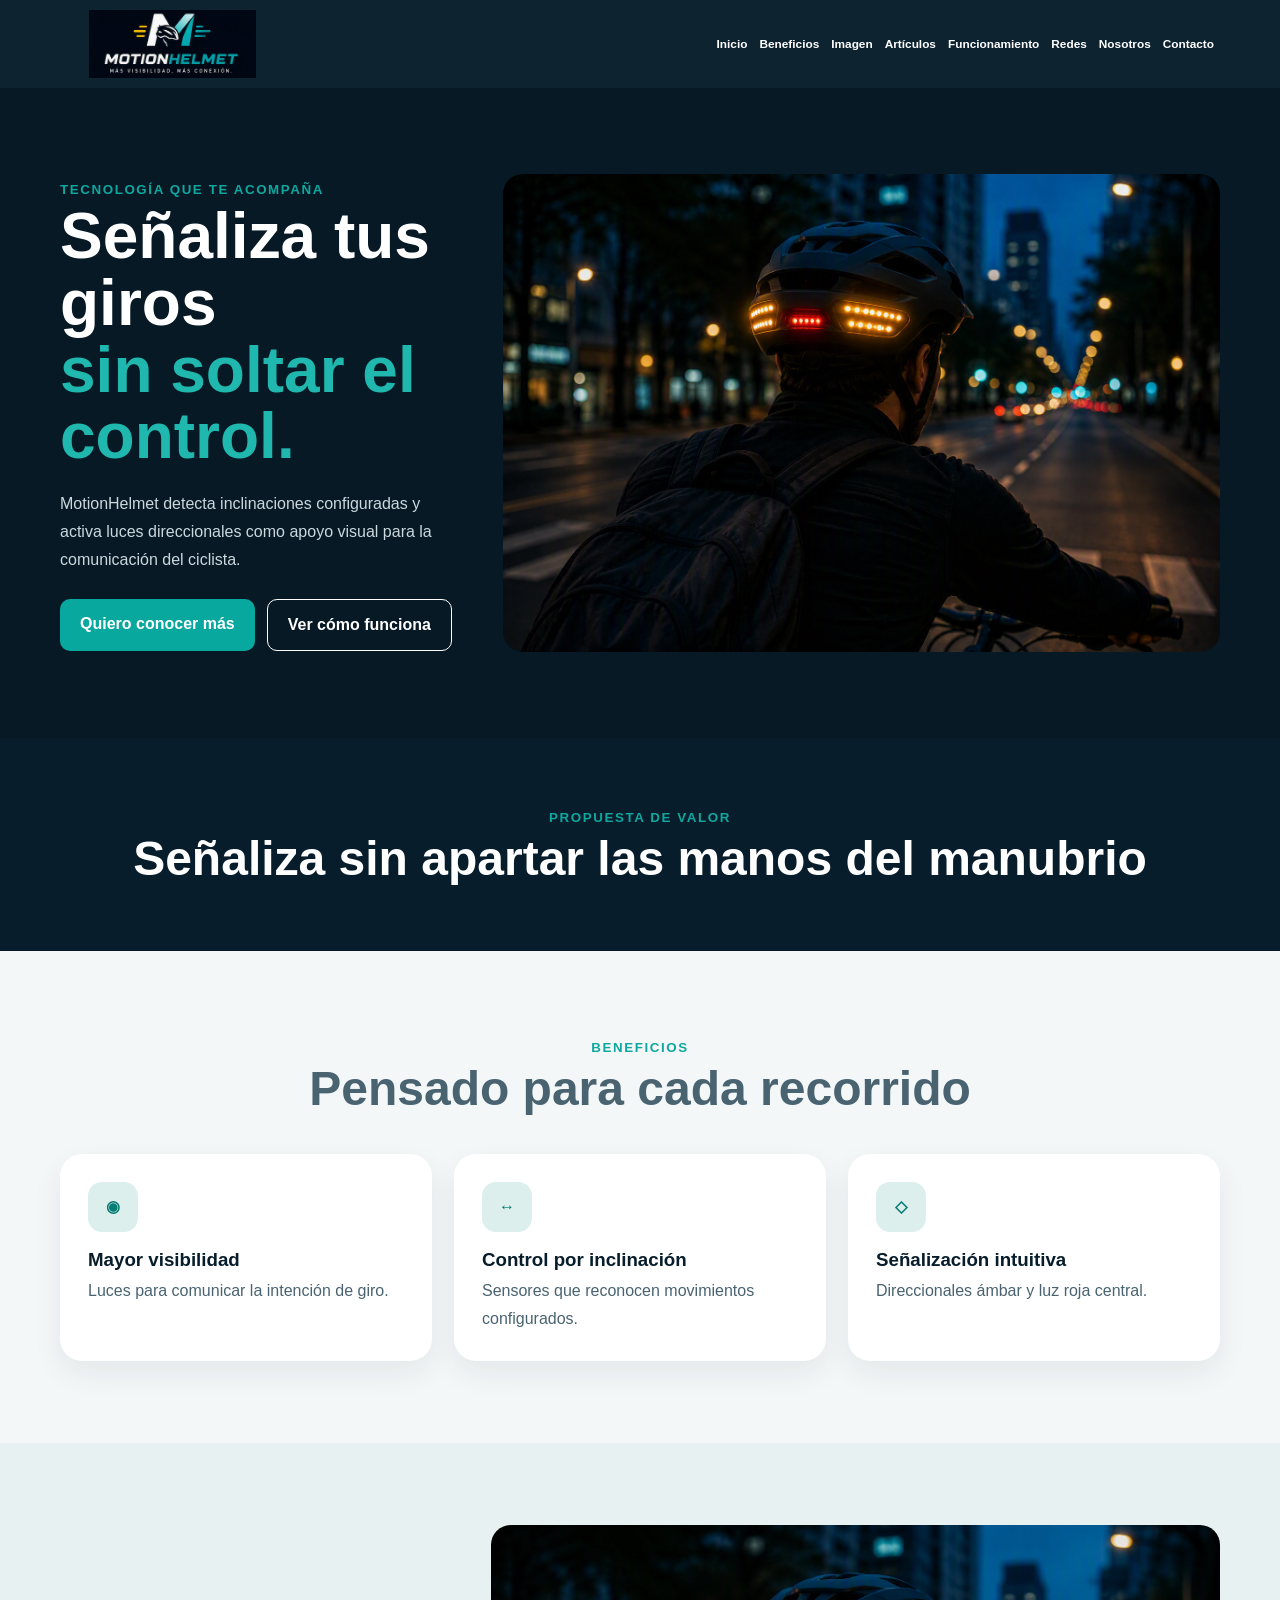
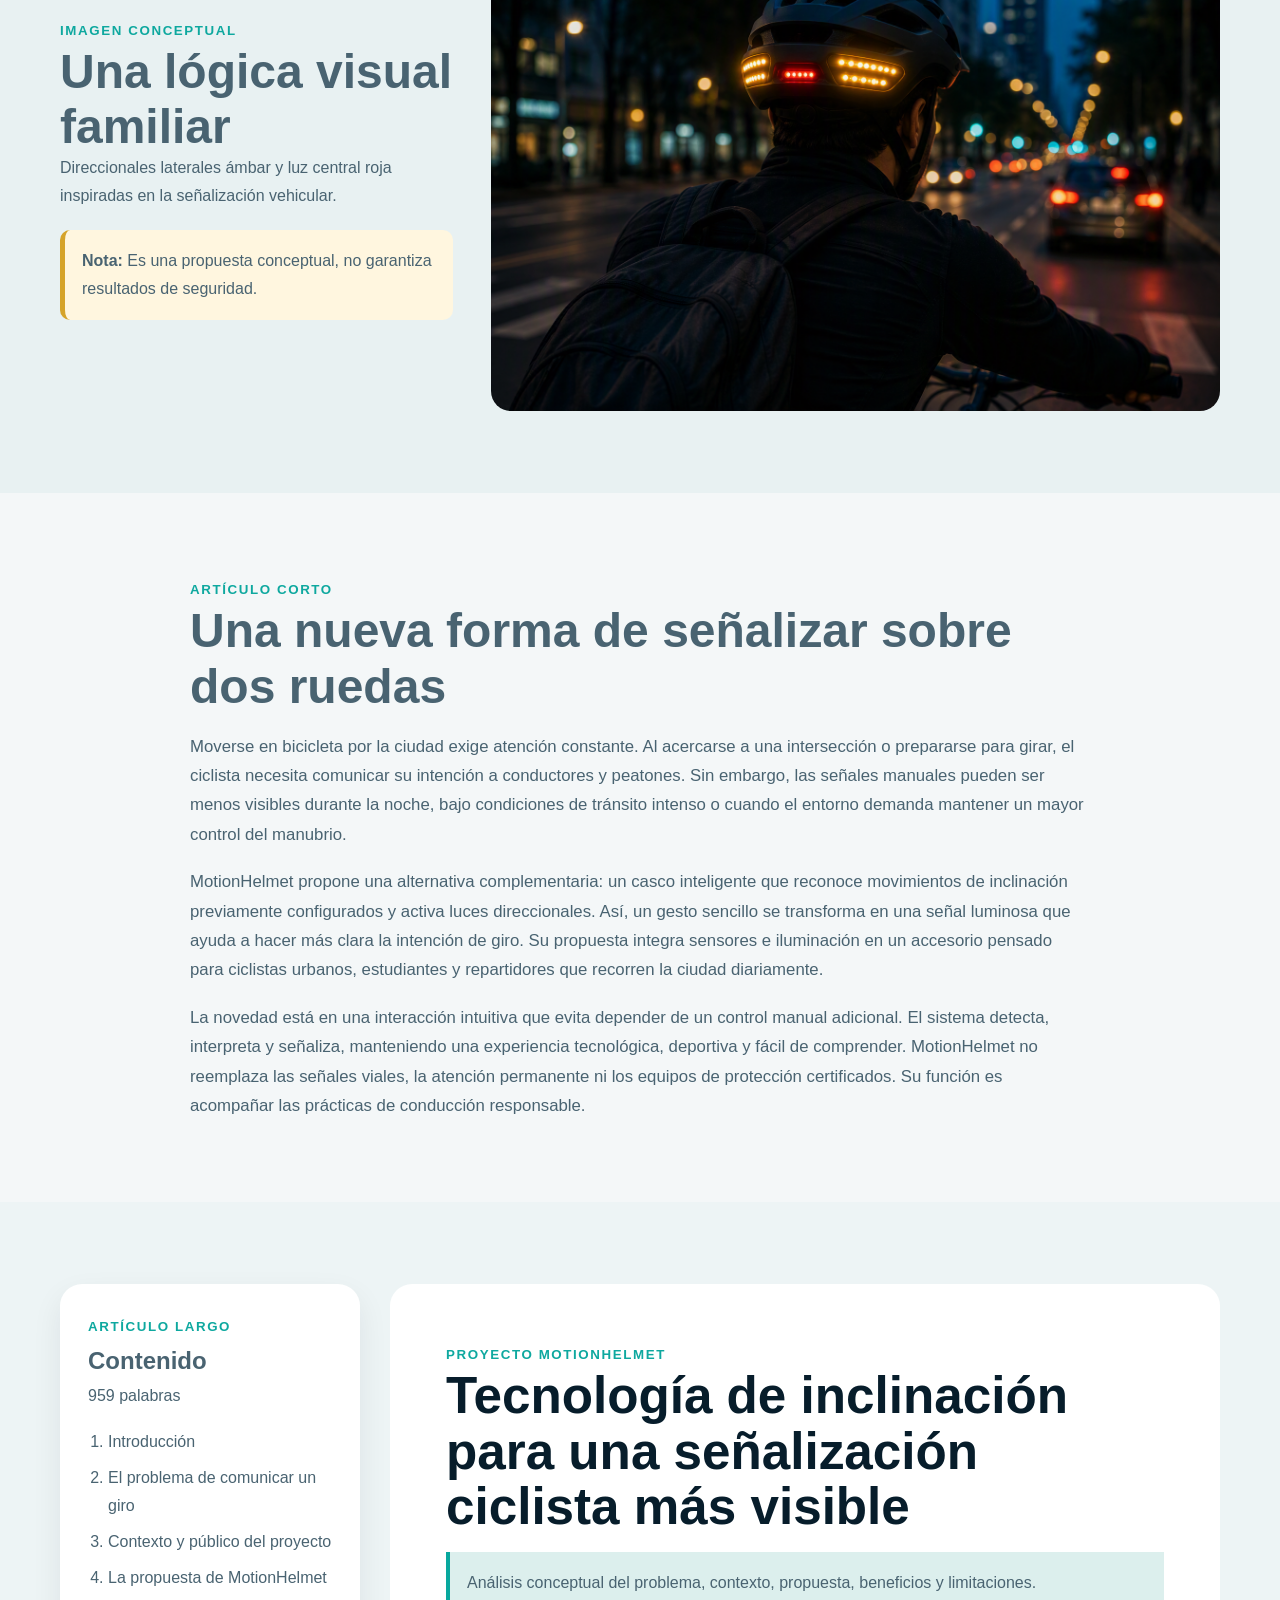
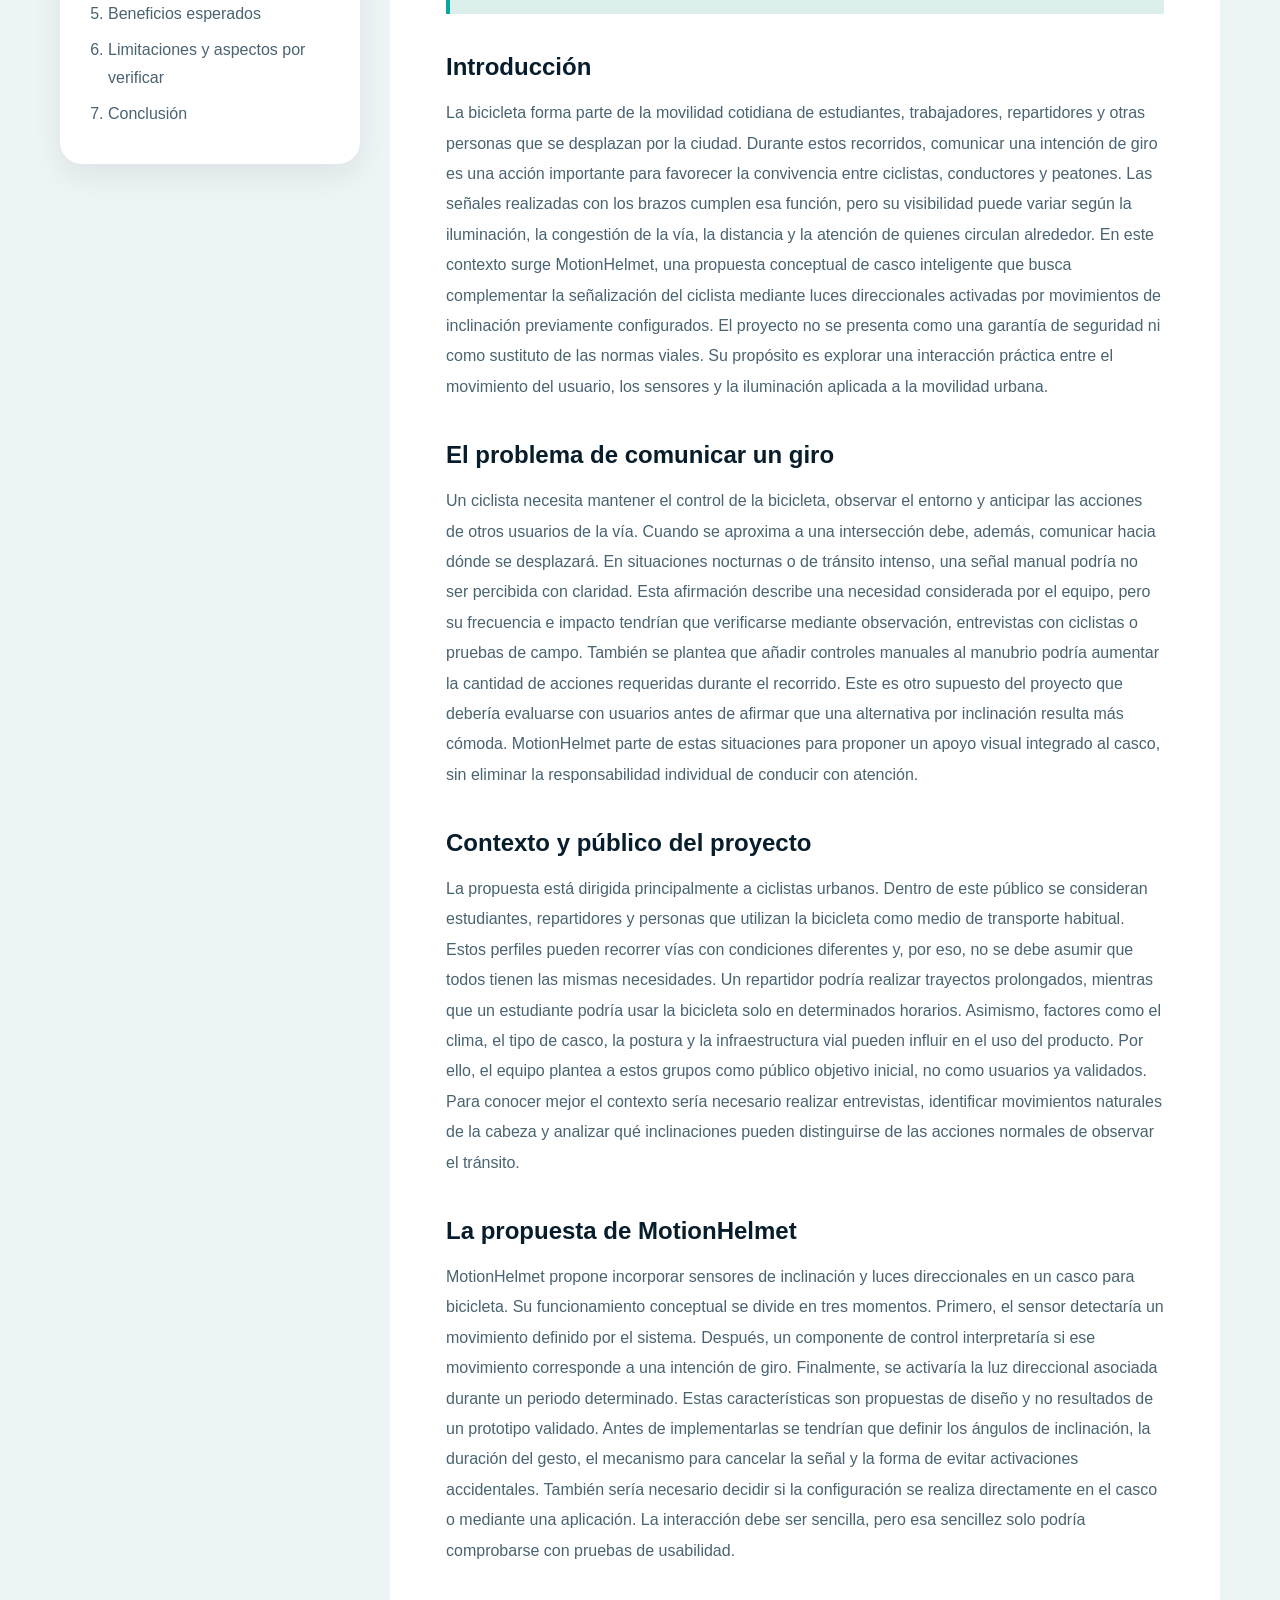
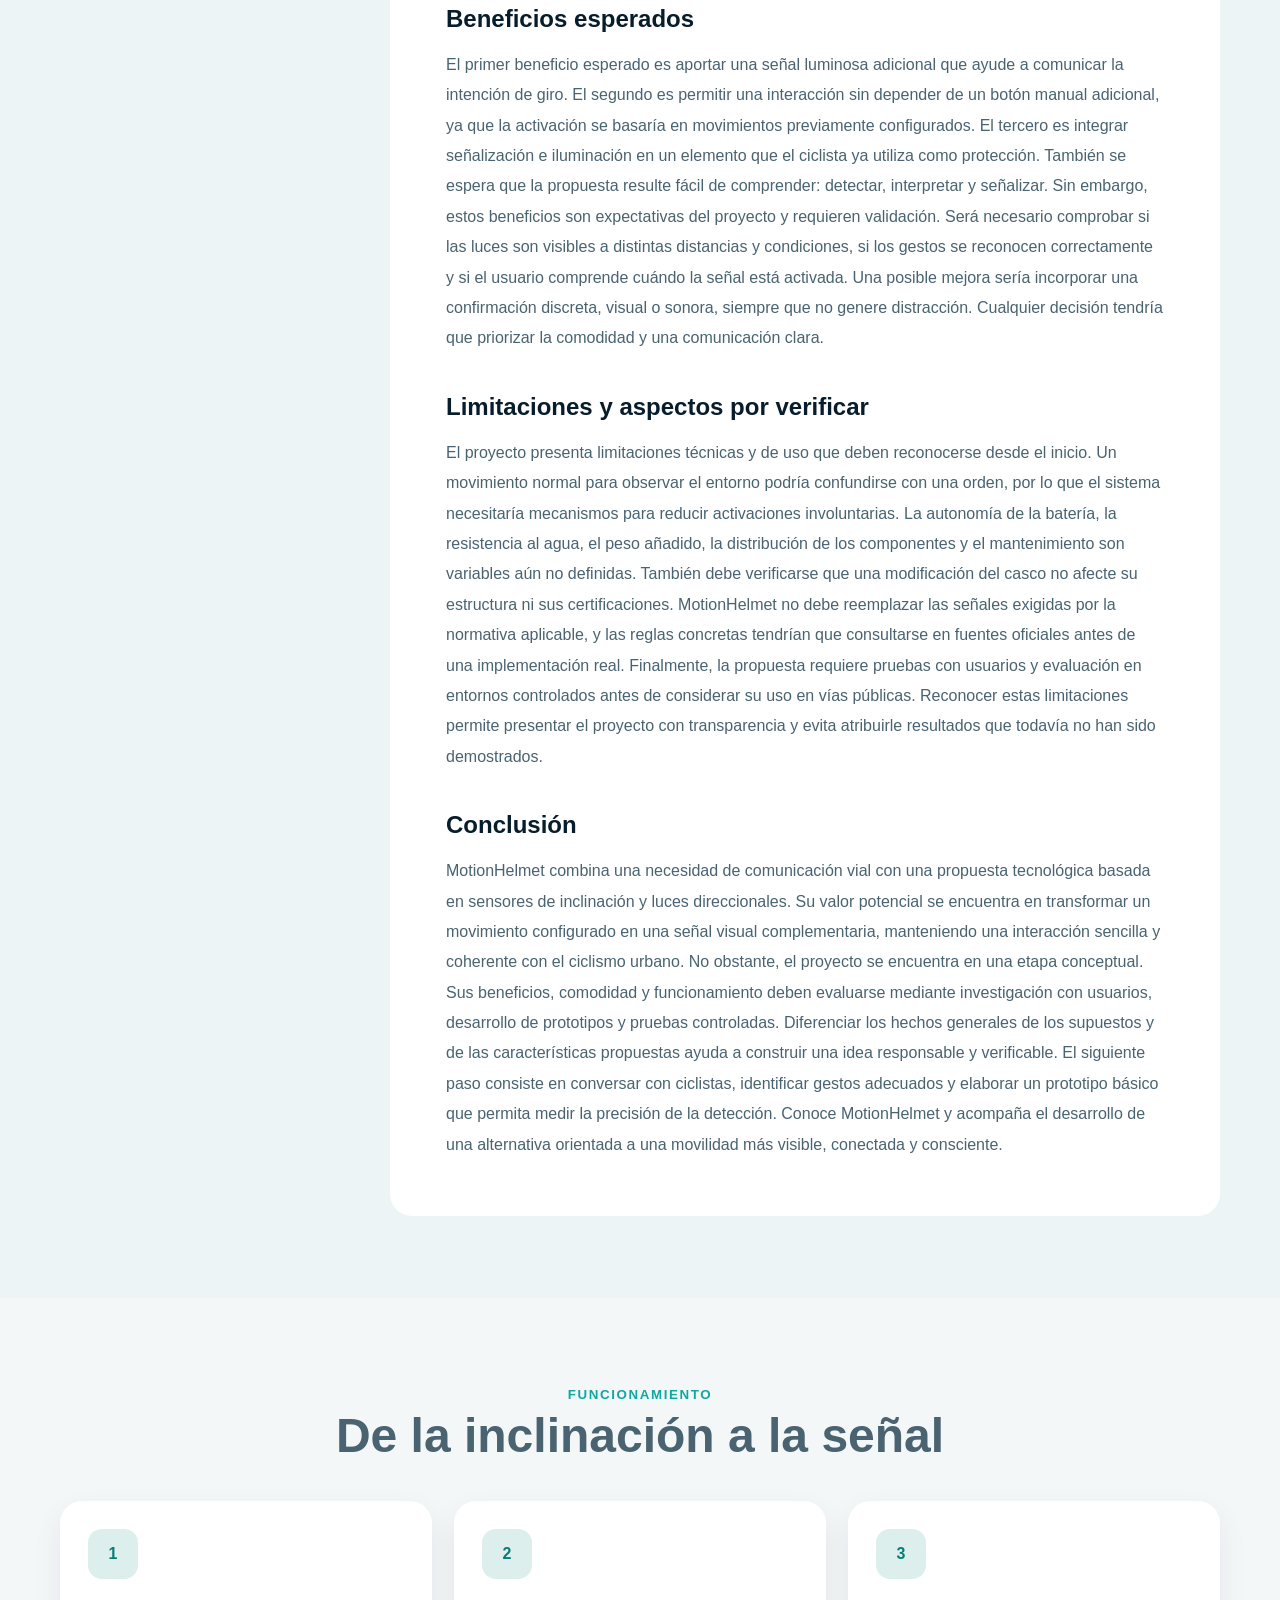
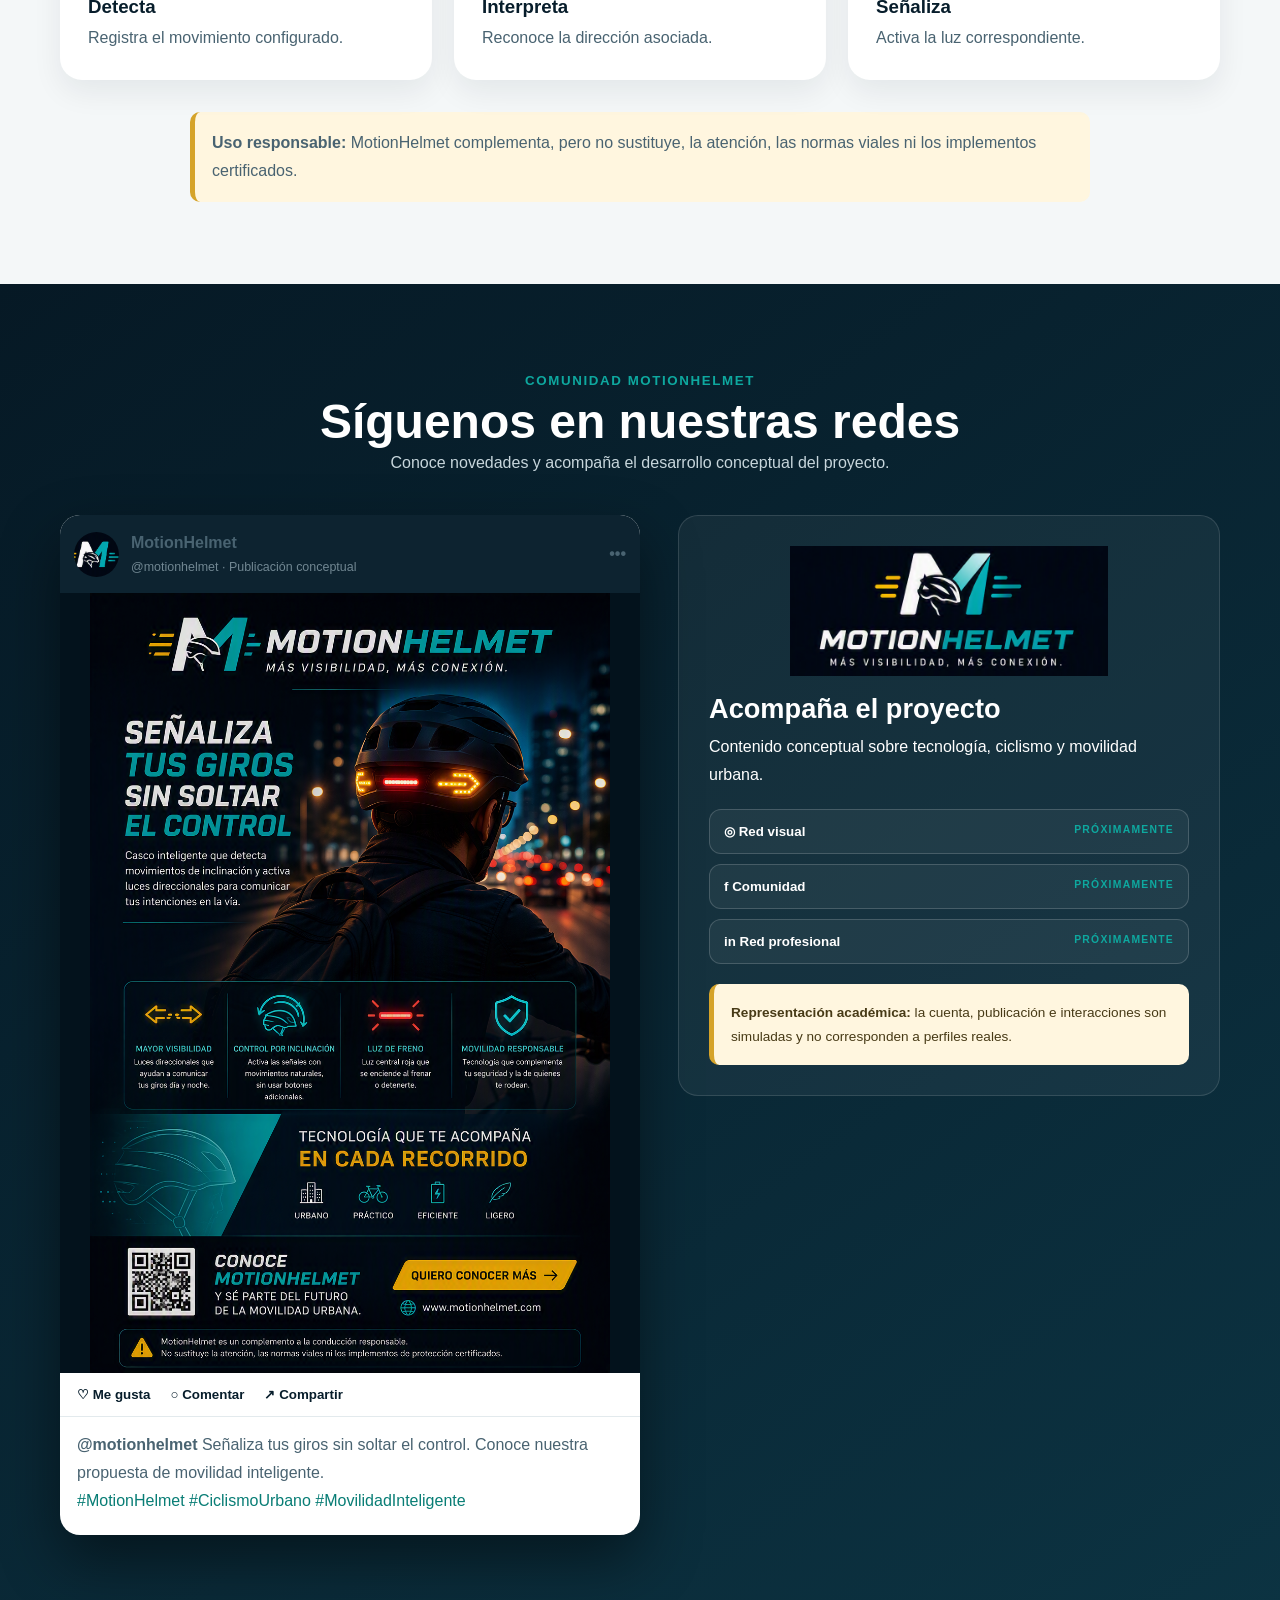
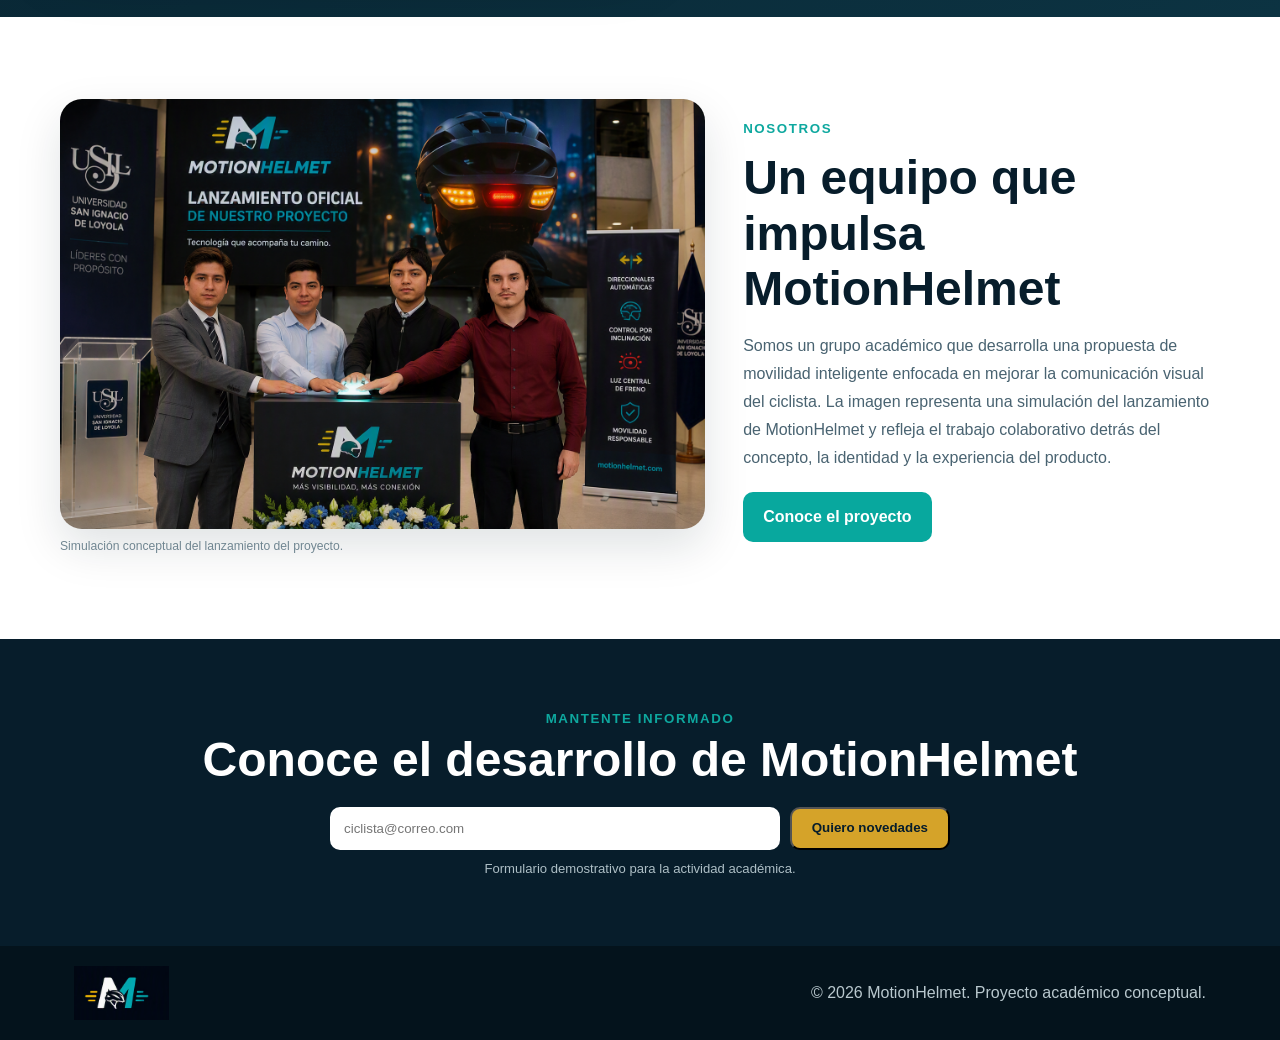
<file: index.html>
<!doctype html><html lang="es"><head><meta charset="utf-8"><meta name="viewport" content="width=device-width,initial-scale=1"><title>MotionHelmet</title><link rel="icon" href="motionhelmet-icono.png"><link rel="stylesheet" href="styles.css"></head><body><audio id="backgroundMusic" autoplay loop preload="auto" aria-hidden="true"><source src="MotionHelmet_Innovacion_Urbana.mp3" type="audio/mpeg"></audio><header><nav class="wrap"><a class="brand" href="#inicio"><img src="motionhelmet-logo-principal.png" alt="MotionHelmet"></a><button id="toggle" aria-label="Abrir menú">☰</button><ul id="menu"><li><a href="#inicio">Inicio</a></li><li><a href="#beneficios">Beneficios</a></li><li><a href="#imagen">Imagen</a></li><li><a href="#articulo-corto">Artículos</a></li><li><a href="#funcionamiento">Funcionamiento</a></li><li><a href="#redes">Redes</a></li><li><a href="#nosotros">Nosotros</a></li><li><a href="#contacto">Contacto</a></li></ul></nav></header><main>
<section id="inicio" class="hero"><div class="wrap hero-grid"><div><small>Tecnología que te acompaña</small><h1>Señaliza tus giros <em>sin soltar el control.</em></h1><p>MotionHelmet detecta inclinaciones configuradas y activa luces direccionales como apoyo visual para la comunicación del ciclista.</p><div class="actions"><a class="btn primary" href="#contacto">Quiero conocer más</a><a class="btn secondary" href="#funcionamiento">Ver cómo funciona</a></div></div><img src="motionhelmet-ciclista.png" alt="Ciclista con casco MotionHelmet"></div></section>
<section class="value"><div class="wrap"><small>Propuesta de valor</small><h2>Señaliza sin apartar las manos del manubrio</h2></div></section>
<section id="beneficios" class="section"><div class="wrap"><div class="heading"><small>Beneficios</small><h2>Pensado para cada recorrido</h2></div><div class="cards"><article><b>◉</b><h3>Mayor visibilidad</h3><p>Luces para comunicar la intención de giro.</p></article><article><b>↔</b><h3>Control por inclinación</h3><p>Sensores que reconocen movimientos configurados.</p></article><article><b>◇</b><h3>Señalización intuitiva</h3><p>Direccionales ámbar y luz roja central.</p></article></div></div></section>
<section id="imagen" class="section pale"><div class="wrap split"><div><small>Imagen conceptual</small><h2>Una lógica visual familiar</h2><p>Direccionales laterales ámbar y luz central roja inspiradas en la señalización vehicular.</p><aside><strong>Nota:</strong> Es una propuesta conceptual, no garantiza resultados de seguridad.</aside></div><img src="motionhelmet-ciclista2.png" alt="Casco con luces direccionales"></div></section>
<section id="articulo-corto" class="section"><article class="wrap reading"><small>Artículo corto</small><h2>Una nueva forma de señalizar sobre dos ruedas</h2><p>Moverse en bicicleta por la ciudad exige atención constante. Al acercarse a una intersección o prepararse para girar, el ciclista necesita comunicar su intención a conductores y peatones. Sin embargo, las señales manuales pueden ser menos visibles durante la noche, bajo condiciones de tránsito intenso o cuando el entorno demanda mantener un mayor control del manubrio.</p><p>MotionHelmet propone una alternativa complementaria: un casco inteligente que reconoce movimientos de inclinación previamente configurados y activa luces direccionales. Así, un gesto sencillo se transforma en una señal luminosa que ayuda a hacer más clara la intención de giro. Su propuesta integra sensores e iluminación en un accesorio pensado para ciclistas urbanos, estudiantes y repartidores que recorren la ciudad diariamente.</p><p>La novedad está en una interacción intuitiva que evita depender de un control manual adicional. El sistema detecta, interpreta y señaliza, manteniendo una experiencia tecnológica, deportiva y fácil de comprender. MotionHelmet no reemplaza las señales viales, la atención permanente ni los equipos de protección certificados. Su función es acompañar las prácticas de conducción responsable.</p></article></section>
<section id="articulo-largo" class="section long"><div class="wrap article-grid"><aside class="toc"><small>Artículo largo</small><h2>Contenido</h2><p>959 palabras</p><ol><li><a href="#parte-1">Introducción</a></li><li><a href="#parte-2">El problema de comunicar un giro</a></li><li><a href="#parte-3">Contexto y público del proyecto</a></li><li><a href="#parte-4">La propuesta de MotionHelmet</a></li><li><a href="#parte-5">Beneficios esperados</a></li><li><a href="#parte-6">Limitaciones y aspectos por verificar</a></li><li><a href="#parte-7">Conclusión</a></li></ol></aside><article class="paper"><small>Proyecto MotionHelmet</small><h2>Tecnología de inclinación para una señalización ciclista más visible</h2><p class="lead">Análisis conceptual del problema, contexto, propuesta, beneficios y limitaciones.</p><section id="parte-1" class="part"><h3>Introducción</h3><p>La bicicleta forma parte de la movilidad cotidiana de estudiantes, trabajadores, repartidores y otras personas que se desplazan por la ciudad. Durante estos recorridos, comunicar una intención de giro es una acción importante para favorecer la convivencia entre ciclistas, conductores y peatones. Las señales realizadas con los brazos cumplen esa función, pero su visibilidad puede variar según la iluminación, la congestión de la vía, la distancia y la atención de quienes circulan alrededor. En este contexto surge MotionHelmet, una propuesta conceptual de casco inteligente que busca complementar la señalización del ciclista mediante luces direccionales activadas por movimientos de inclinación previamente configurados. El proyecto no se presenta como una garantía de seguridad ni como sustituto de las normas viales. Su propósito es explorar una interacción práctica entre el movimiento del usuario, los sensores y la iluminación aplicada a la movilidad urbana.</p></section><section id="parte-2" class="part"><h3>El problema de comunicar un giro</h3><p>Un ciclista necesita mantener el control de la bicicleta, observar el entorno y anticipar las acciones de otros usuarios de la vía. Cuando se aproxima a una intersección debe, además, comunicar hacia dónde se desplazará. En situaciones nocturnas o de tránsito intenso, una señal manual podría no ser percibida con claridad. Esta afirmación describe una necesidad considerada por el equipo, pero su frecuencia e impacto tendrían que verificarse mediante observación, entrevistas con ciclistas o pruebas de campo. También se plantea que añadir controles manuales al manubrio podría aumentar la cantidad de acciones requeridas durante el recorrido. Este es otro supuesto del proyecto que debería evaluarse con usuarios antes de afirmar que una alternativa por inclinación resulta más cómoda. MotionHelmet parte de estas situaciones para proponer un apoyo visual integrado al casco, sin eliminar la responsabilidad individual de conducir con atención.</p></section><section id="parte-3" class="part"><h3>Contexto y público del proyecto</h3><p>La propuesta está dirigida principalmente a ciclistas urbanos. Dentro de este público se consideran estudiantes, repartidores y personas que utilizan la bicicleta como medio de transporte habitual. Estos perfiles pueden recorrer vías con condiciones diferentes y, por eso, no se debe asumir que todos tienen las mismas necesidades. Un repartidor podría realizar trayectos prolongados, mientras que un estudiante podría usar la bicicleta solo en determinados horarios. Asimismo, factores como el clima, el tipo de casco, la postura y la infraestructura vial pueden influir en el uso del producto. Por ello, el equipo plantea a estos grupos como público objetivo inicial, no como usuarios ya validados. Para conocer mejor el contexto sería necesario realizar entrevistas, identificar movimientos naturales de la cabeza y analizar qué inclinaciones pueden distinguirse de las acciones normales de observar el tránsito.</p></section><section id="parte-4" class="part"><h3>La propuesta de MotionHelmet</h3><p>MotionHelmet propone incorporar sensores de inclinación y luces direccionales en un casco para bicicleta. Su funcionamiento conceptual se divide en tres momentos. Primero, el sensor detectaría un movimiento definido por el sistema. Después, un componente de control interpretaría si ese movimiento corresponde a una intención de giro. Finalmente, se activaría la luz direccional asociada durante un periodo determinado. Estas características son propuestas de diseño y no resultados de un prototipo validado. Antes de implementarlas se tendrían que definir los ángulos de inclinación, la duración del gesto, el mecanismo para cancelar la señal y la forma de evitar activaciones accidentales. También sería necesario decidir si la configuración se realiza directamente en el casco o mediante una aplicación. La interacción debe ser sencilla, pero esa sencillez solo podría comprobarse con pruebas de usabilidad.</p></section><section id="parte-5" class="part"><h3>Beneficios esperados</h3><p>El primer beneficio esperado es aportar una señal luminosa adicional que ayude a comunicar la intención de giro. El segundo es permitir una interacción sin depender de un botón manual adicional, ya que la activación se basaría en movimientos previamente configurados. El tercero es integrar señalización e iluminación en un elemento que el ciclista ya utiliza como protección. También se espera que la propuesta resulte fácil de comprender: detectar, interpretar y señalizar. Sin embargo, estos beneficios son expectativas del proyecto y requieren validación. Será necesario comprobar si las luces son visibles a distintas distancias y condiciones, si los gestos se reconocen correctamente y si el usuario comprende cuándo la señal está activada. Una posible mejora sería incorporar una confirmación discreta, visual o sonora, siempre que no genere distracción. Cualquier decisión tendría que priorizar la comodidad y una comunicación clara.</p></section><section id="parte-6" class="part"><h3>Limitaciones y aspectos por verificar</h3><p>El proyecto presenta limitaciones técnicas y de uso que deben reconocerse desde el inicio. Un movimiento normal para observar el entorno podría confundirse con una orden, por lo que el sistema necesitaría mecanismos para reducir activaciones involuntarias. La autonomía de la batería, la resistencia al agua, el peso añadido, la distribución de los componentes y el mantenimiento son variables aún no definidas. También debe verificarse que una modificación del casco no afecte su estructura ni sus certificaciones. MotionHelmet no debe reemplazar las señales exigidas por la normativa aplicable, y las reglas concretas tendrían que consultarse en fuentes oficiales antes de una implementación real. Finalmente, la propuesta requiere pruebas con usuarios y evaluación en entornos controlados antes de considerar su uso en vías públicas. Reconocer estas limitaciones permite presentar el proyecto con transparencia y evita atribuirle resultados que todavía no han sido demostrados.</p></section><section id="parte-7" class="part"><h3>Conclusión</h3><p>MotionHelmet combina una necesidad de comunicación vial con una propuesta tecnológica basada en sensores de inclinación y luces direccionales. Su valor potencial se encuentra en transformar un movimiento configurado en una señal visual complementaria, manteniendo una interacción sencilla y coherente con el ciclismo urbano. No obstante, el proyecto se encuentra en una etapa conceptual. Sus beneficios, comodidad y funcionamiento deben evaluarse mediante investigación con usuarios, desarrollo de prototipos y pruebas controladas. Diferenciar los hechos generales de los supuestos y de las características propuestas ayuda a construir una idea responsable y verificable. El siguiente paso consiste en conversar con ciclistas, identificar gestos adecuados y elaborar un prototipo básico que permita medir la precisión de la detección. Conoce MotionHelmet y acompaña el desarrollo de una alternativa orientada a una movilidad más visible, conectada y consciente.</p></section></article></div></section>
<section id="funcionamiento" class="section"><div class="wrap"><div class="heading"><small>Funcionamiento</small><h2>De la inclinación a la señal</h2></div><div class="cards"><article><b>1</b><h3>Detecta</h3><p>Registra el movimiento configurado.</p></article><article><b>2</b><h3>Interpreta</h3><p>Reconoce la dirección asociada.</p></article><article><b>3</b><h3>Señaliza</h3><p>Activa la luz correspondiente.</p></article></div><aside class="notice"><strong>Uso responsable:</strong> MotionHelmet complementa, pero no sustituye, la atención, las normas viales ni los implementos certificados.</aside></div></section>
<section id="redes" class="section social"><div class="wrap"><div class="heading light"><small>Comunidad MotionHelmet</small><h2>Síguenos en nuestras redes</h2><p>Conoce novedades y acompaña el desarrollo conceptual del proyecto.</p></div><div class="social-layout"><article class="post"><header class="post-head"><img src="motionhelmet-icono.png" alt="Icono MotionHelmet"><div><strong>MotionHelmet</strong><span>@motionhelmet · Publicación conceptual</span></div><b>•••</b></header><img class="poster" src="motionhelmet-poster.png" alt="Póster promocional de MotionHelmet"><div class="post-actions"><button type="button">♡ <span>Me gusta</span></button><button type="button">○ <span>Comentar</span></button><button type="button">↗ <span>Compartir</span></button></div><div class="caption"><strong>@motionhelmet</strong> Señaliza tus giros sin soltar el control. Conoce nuestra propuesta de movilidad inteligente.<p>#MotionHelmet #CiclismoUrbano #MovilidadInteligente</p></div></article><aside class="follow"><img src="motionhelmet-logo-principal.png" alt="Logo MotionHelmet"><h3>Acompaña el proyecto</h3><p>Contenido conceptual sobre tecnología, ciclismo y movilidad urbana.</p><div class="networks"><button type="button">◎ Red visual <small>Próximamente</small></button><button type="button">f Comunidad <small>Próximamente</small></button><button type="button">in Red profesional <small>Próximamente</small></button></div><p class="academic"><strong>Representación académica:</strong> la cuenta, publicación e interacciones son simuladas y no corresponden a perfiles reales.</p></aside></div></div></section>
<section id="nosotros" class="section about"><div class="wrap about-grid"><figure><img src="motionhelmet-lanzamiento.png" alt="Simulación académica del equipo durante el lanzamiento de MotionHelmet"><figcaption>Simulación conceptual del lanzamiento del proyecto.</figcaption></figure><div><small>Nosotros</small><h2>Un equipo que impulsa MotionHelmet</h2><p>Somos un grupo académico que desarrolla una propuesta de movilidad inteligente enfocada en mejorar la comunicación visual del ciclista. La imagen representa una simulación del lanzamiento de MotionHelmet y refleja el trabajo colaborativo detrás del concepto, la identidad y la experiencia del producto.</p><a class="btn primary" href="#contacto">Conoce el proyecto</a></div></div></section>
<section id="contacto" class="contact"><div class="wrap"><small>Mantente informado</small><h2>Conoce el desarrollo de MotionHelmet</h2><form id="form"><input type="email" placeholder="ciclista@correo.com" required><button class="btn accent">Quiero novedades</button></form><p id="msg">Formulario demostrativo para la actividad académica.</p></div></section></main><footer class="site-footer"><div class="wrap foot"><img src="motionhelmet-icono.png"><p>© 2026 MotionHelmet. Proyecto académico conceptual.</p></div></footer><script src="script.js"></script></body></html>
</file>
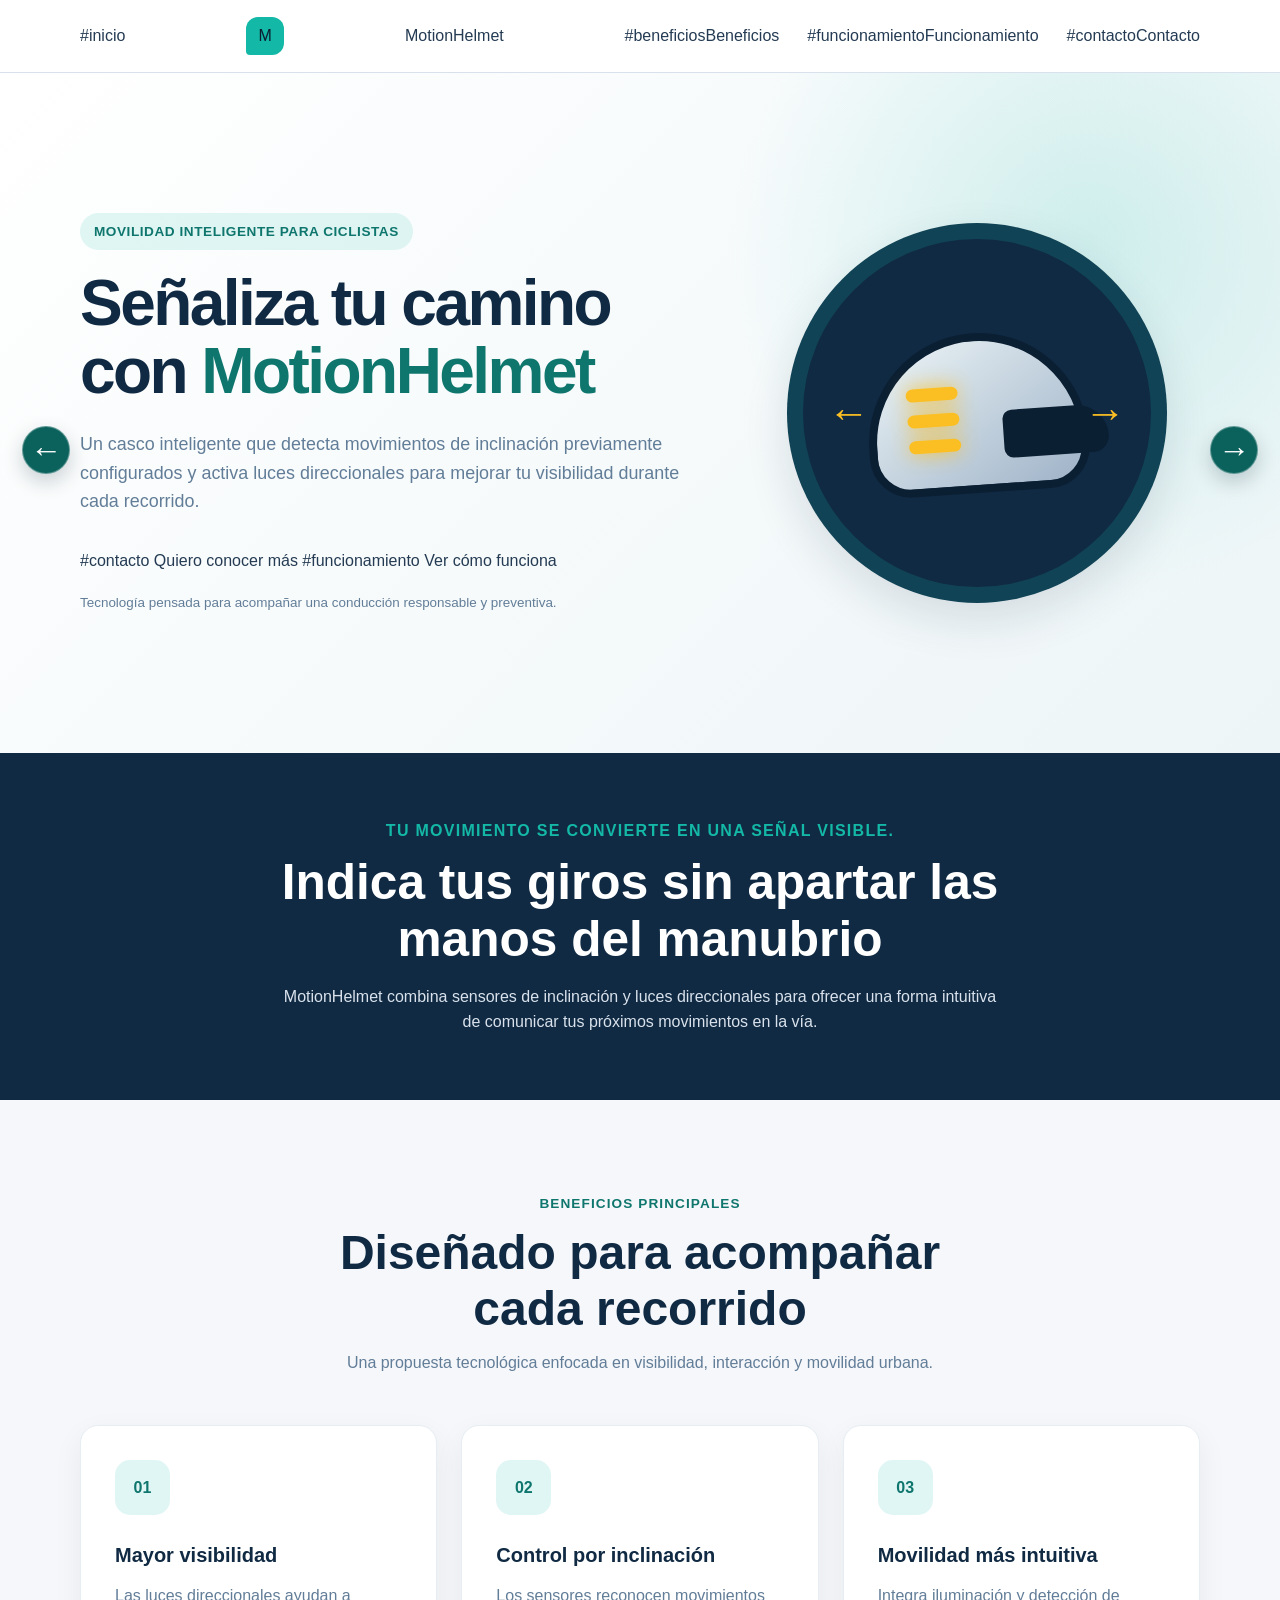
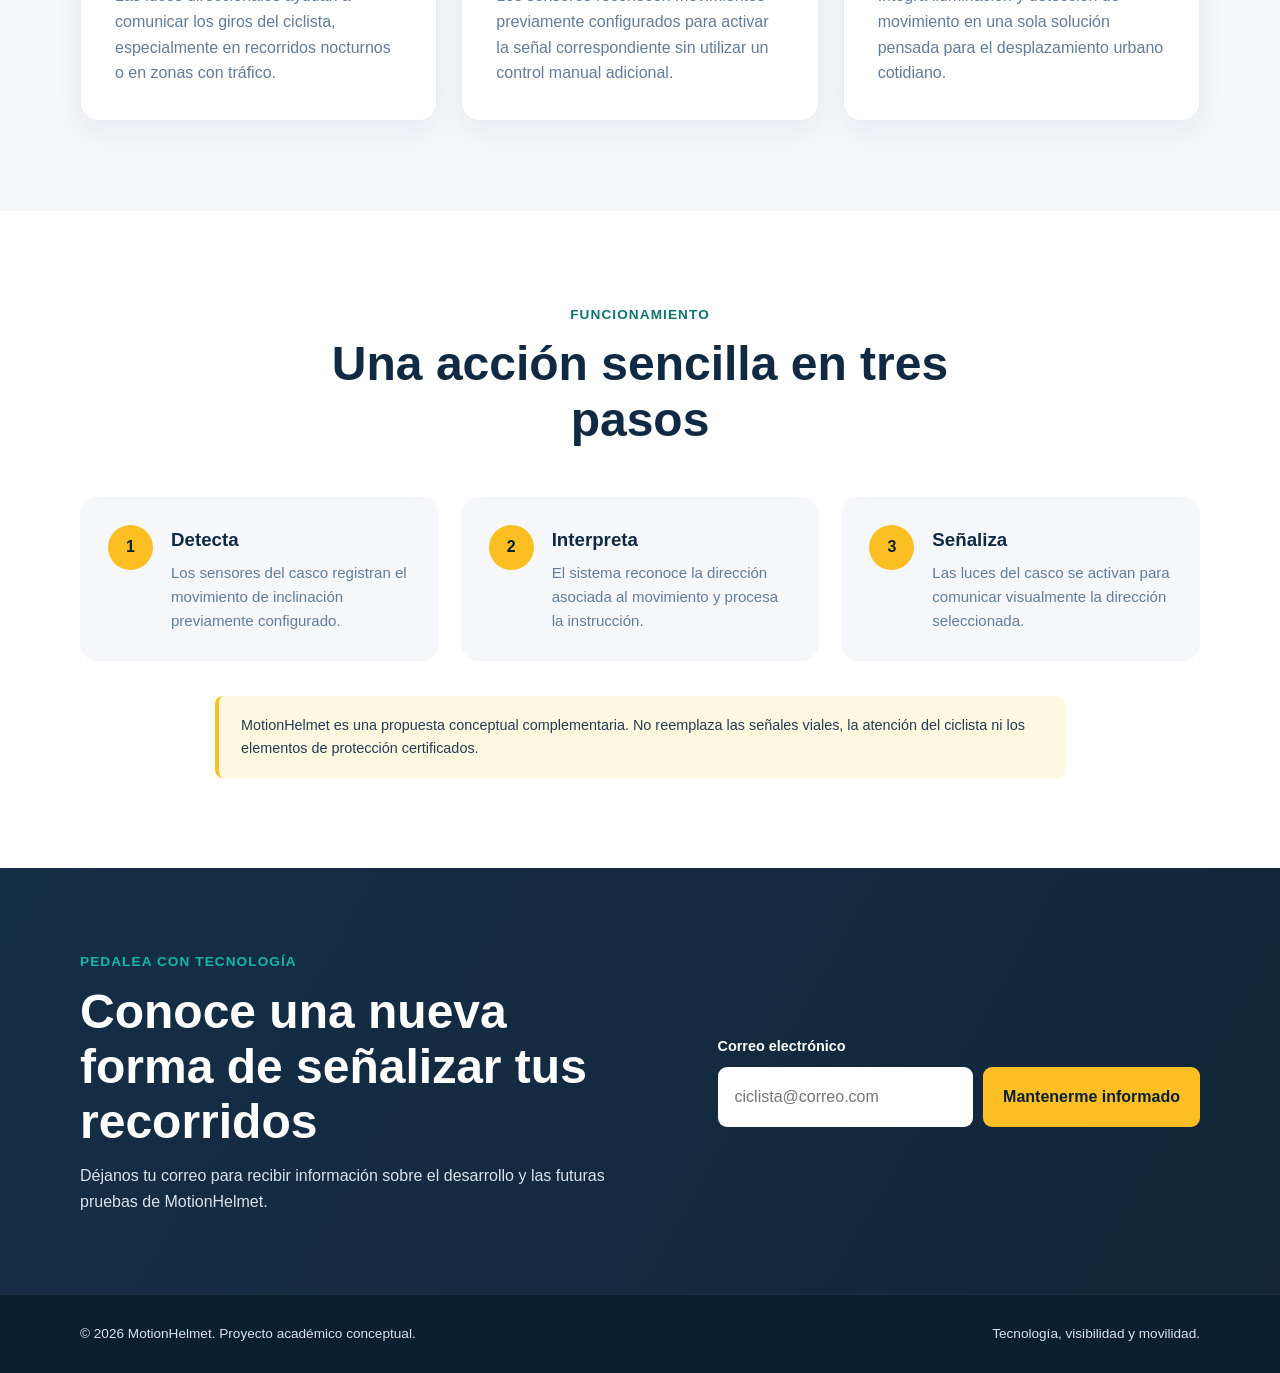
<file: v1 Creacion/index.html>
<!DOCTYPE html>
<html lang="es">
<head>
    <meta charset="UTF-8">

    <meta
        name="viewport"
        content="width=device-width, initial-scale=1.0"
    >

    <meta
        name="description"
        content="MotionHelmet, casco inteligente para ciclistas con luces direccionales controladas mediante movimientos de inclinación."
    >

    <title>MotionHelmet | Muévete y señaliza</title>

    <!-- Conexión con el archivo CSS -->
<link rel="stylesheet" href="styles.css">
    
</head>

<body>

    <!-- Encabezado y navegación -->
    <header class="encabezado">
        <nav class="navegacion contenedor">
            #inicio
                <span class="logo-icono" aria-hidden="true">M</span>
                <span>MotionHelmet</span>
            </a>

            <ul class="menu">
                <li>#beneficiosBeneficios</a></li>
                <li>#funcionamientoFuncionamiento</a></li>
                <li>#contactoContacto</a></li>
            </ul>
        </nav>
    </header>

    <main>

        <!-- Sección principal -->
        <section class="hero" id="inicio">
            <div class="contenedor hero-contenido">

                <div class="hero-texto">
                    <span class="etiqueta">
                        Movilidad inteligente para ciclistas
                    </span>

                    <h1>
                        Señaliza tu camino con
                        <span>MotionHelmet</span>
                    </h1>

                    <p class="descripcion">
                        Un casco inteligente que detecta movimientos de
                        inclinación previamente configurados y activa luces
                        direccionales para mejorar tu visibilidad durante
                        cada recorrido.
                    </p>

                    <div class="hero-botones">
                        #contacto
                            Quiero conocer más
                        </a>

                        #funcionamiento
                            Ver cómo funciona
                        </a>
                    </div>

                    <p class="nota">
                        Tecnología pensada para acompañar una conducción
                        responsable y preventiva.
                    </p>
                </div>

                <!-- Representación visual del casco -->
                <div class="hero-visual" aria-label="Representación de MotionHelmet">
                    <div class="circulo-exterior">
                        <span class="flecha flecha-izquierda" aria-hidden="true">
                            &#8592;
                        </span>

                        <div class="casco">
                            <div class="visor"></div>
                            <div class="luz-direccional luz-uno"></div>
                            <div class="luz-direccional luz-dos"></div>
                            <div class="luz-direccional luz-tres"></div>
                        </div>

                        <span class="flecha flecha-derecha" aria-hidden="true">
                            &#8594;
                        </span>
                    </div>
                </div>

            </div>
        </section>

        <!-- Propuesta de valor -->
        <section class="propuesta">
            <div class="contenedor propuesta-contenido">
                <p>Tu movimiento se convierte en una señal visible.</p>

                <h2>
                    Indica tus giros sin apartar las manos del manubrio
                </h2>

                <p>
                    MotionHelmet combina sensores de inclinación y luces
                    direccionales para ofrecer una forma intuitiva de
                    comunicar tus próximos movimientos en la vía.
                </p>
            </div>
        </section>

        <!-- Tres beneficios -->
        <section class="beneficios seccion" id="beneficios">
            <div class="contenedor">

                <div class="titulo-seccion">
                    <span>Beneficios principales</span>
                    <h2>Diseñado para acompañar cada recorrido</h2>
                    <p>
                        Una propuesta tecnológica enfocada en visibilidad,
                        interacción y movilidad urbana.
                    </p>
                </div>

                <div class="beneficios-grid">

                    <article class="tarjeta">
                        <div class="icono" aria-hidden="true">01</div>

                        <h3>Mayor visibilidad</h3>

                        <p>
                            Las luces direccionales ayudan a comunicar los
                            giros del ciclista, especialmente en recorridos
                            nocturnos o en zonas con tráfico.
                        </p>
                    </article>

                    <article class="tarjeta">
                        <div class="icono" aria-hidden="true">02</div>

                        <h3>Control por inclinación</h3>

                        <p>
                            Los sensores reconocen movimientos previamente
                            configurados para activar la señal correspondiente
                            sin utilizar un control manual adicional.
                        </p>
                    </article>

                    <article class="tarjeta">
                        <div class="icono" aria-hidden="true">03</div>

                        <h3>Movilidad más intuitiva</h3>

                        <p>
                            Integra iluminación y detección de movimiento en
                            una sola solución pensada para el desplazamiento
                            urbano cotidiano.
                        </p>
                    </article>

                </div>
            </div>
        </section>

        <!-- Funcionamiento -->
        <section class="funcionamiento seccion" id="funcionamiento">
            <div class="contenedor">

                <div class="titulo-seccion">
                    <span>Funcionamiento</span>
                    <h2>Una acción sencilla en tres pasos</h2>
                </div>

                <div class="pasos">

                    <article class="paso">
                        <div class="numero">1</div>

                        <div>
                            <h3>Detecta</h3>
                            <p>
                                Los sensores del casco registran el movimiento
                                de inclinación previamente configurado.
                            </p>
                        </div>
                    </article>

                    <article class="paso">
                        <div class="numero">2</div>

                        <div>
                            <h3>Interpreta</h3>
                            <p>
                                El sistema reconoce la dirección asociada al
                                movimiento y procesa la instrucción.
                            </p>
                        </div>
                    </article>

                    <article class="paso">
                        <div class="numero">3</div>

                        <div>
                            <h3>Señaliza</h3>
                            <p>
                                Las luces del casco se activan para comunicar
                                visualmente la dirección seleccionada.
                            </p>
                        </div>
                    </article>

                </div>

                <p class="advertencia">
                    MotionHelmet es una propuesta conceptual complementaria.
                    No reemplaza las señales viales, la atención del ciclista
                    ni los elementos de protección certificados.
                </p>
            </div>
        </section>

        <!-- Llamada a la acción -->
        <section class="cta" id="contacto">
            <div class="contenedor cta-contenido">

                <div>
                    <span>Pedalea con tecnología</span>

                    <h2>
                        Conoce una nueva forma de señalizar tus recorridos
                    </h2>

                    <p>
                        Déjanos tu correo para recibir información sobre el
                        desarrollo y las futuras pruebas de MotionHelmet.
                    </p>
                </div>

                <form class="formulario">
                    <label for="correo">Correo electrónico</label>

                    <div class="formulario-grupo">
                        <input
                            type="email"
                            id="correo"
                            name="correo"
                            placeholder="ciclista@correo.com"
                            required
                        >

                        <button type="submit">
                            Mantenerme informado
                        </button>
                    </div>
                </form>

            </div>
        </section>

    </main>

    <!-- Pie de página -->
    <footer class="pie">
        <div class="contenedor pie-contenido">
            <p>
                &copy; 2026 MotionHelmet. Proyecto académico conceptual.
            </p>

            <p>
                Tecnología, visibilidad y movilidad.
            </p>
        </div>
    </footer>

<a class="version-arrow version-prev" href="../index.html" aria-label="Volver al índice general">←</a><a class="version-arrow" href="../V2%20Mejora%20visual/index.html" aria-label="Ir a la versión 2">→</a>
</body>
</html>
</file>
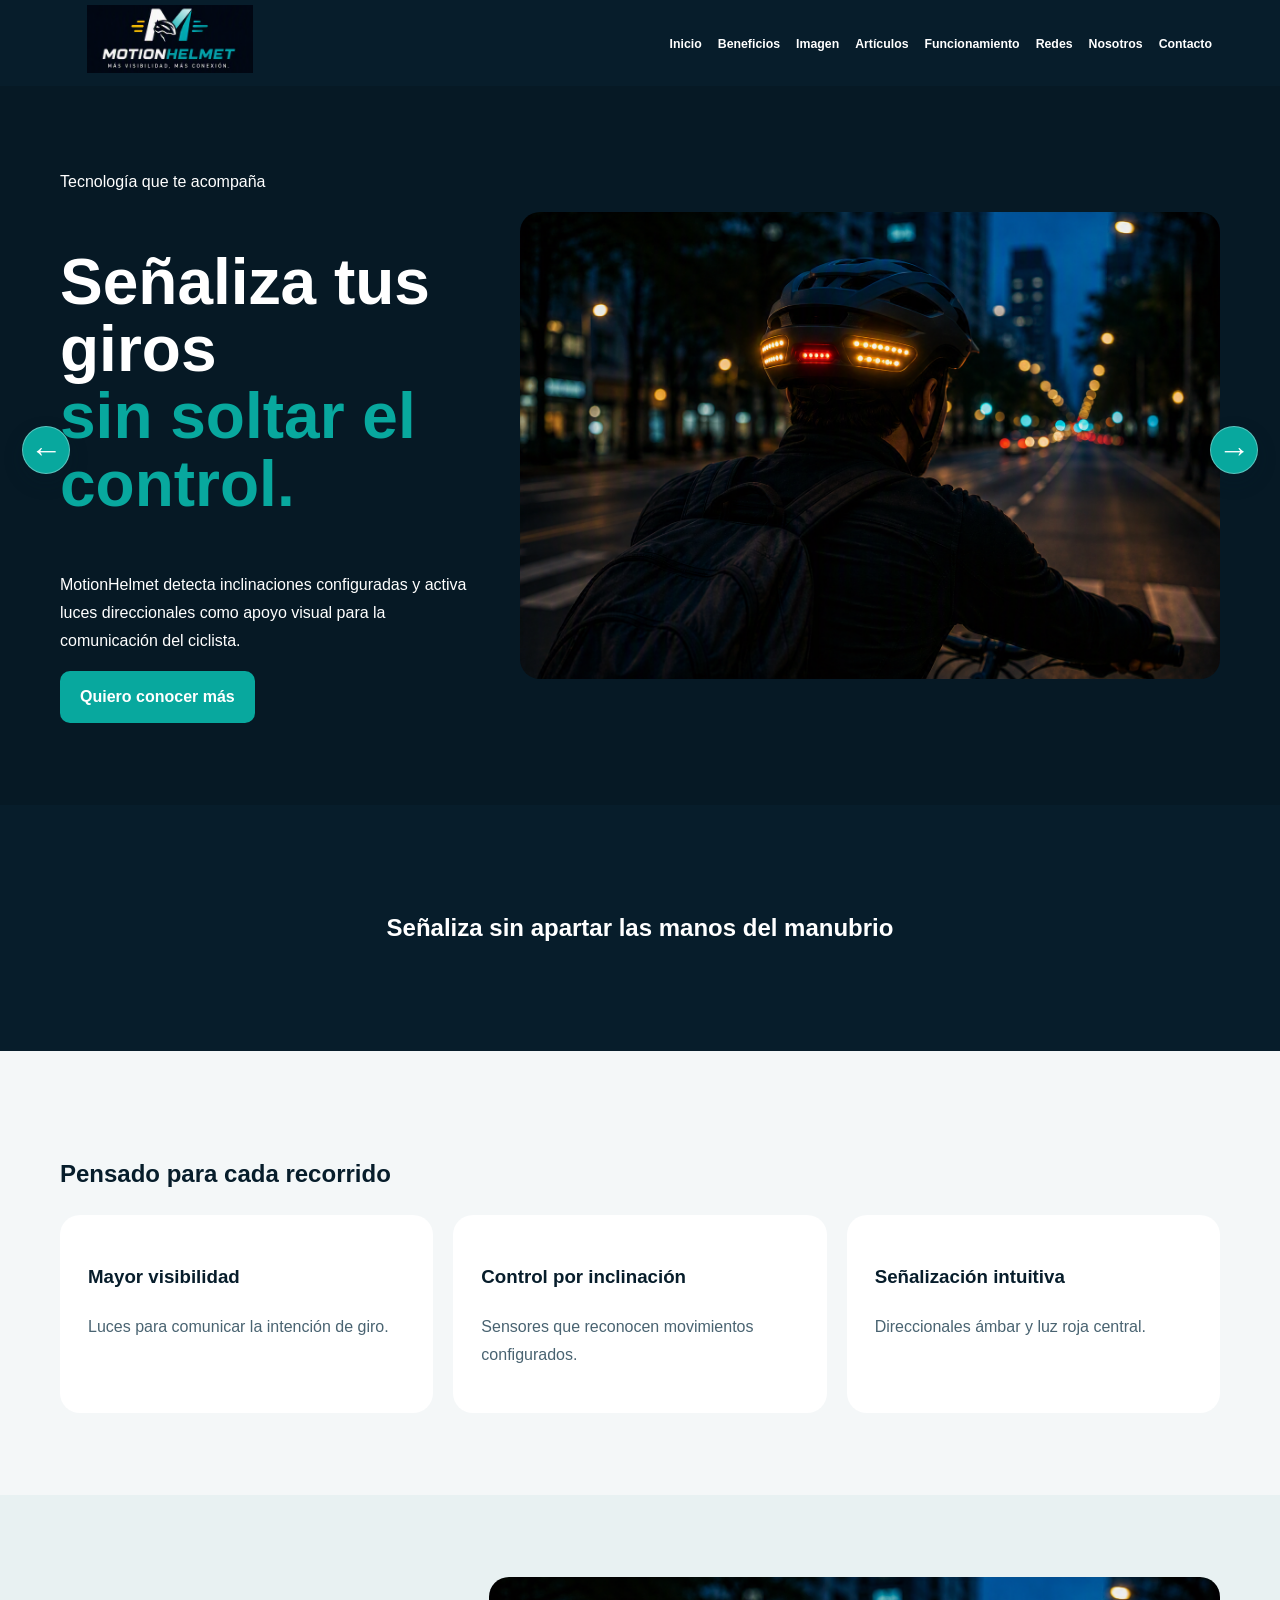
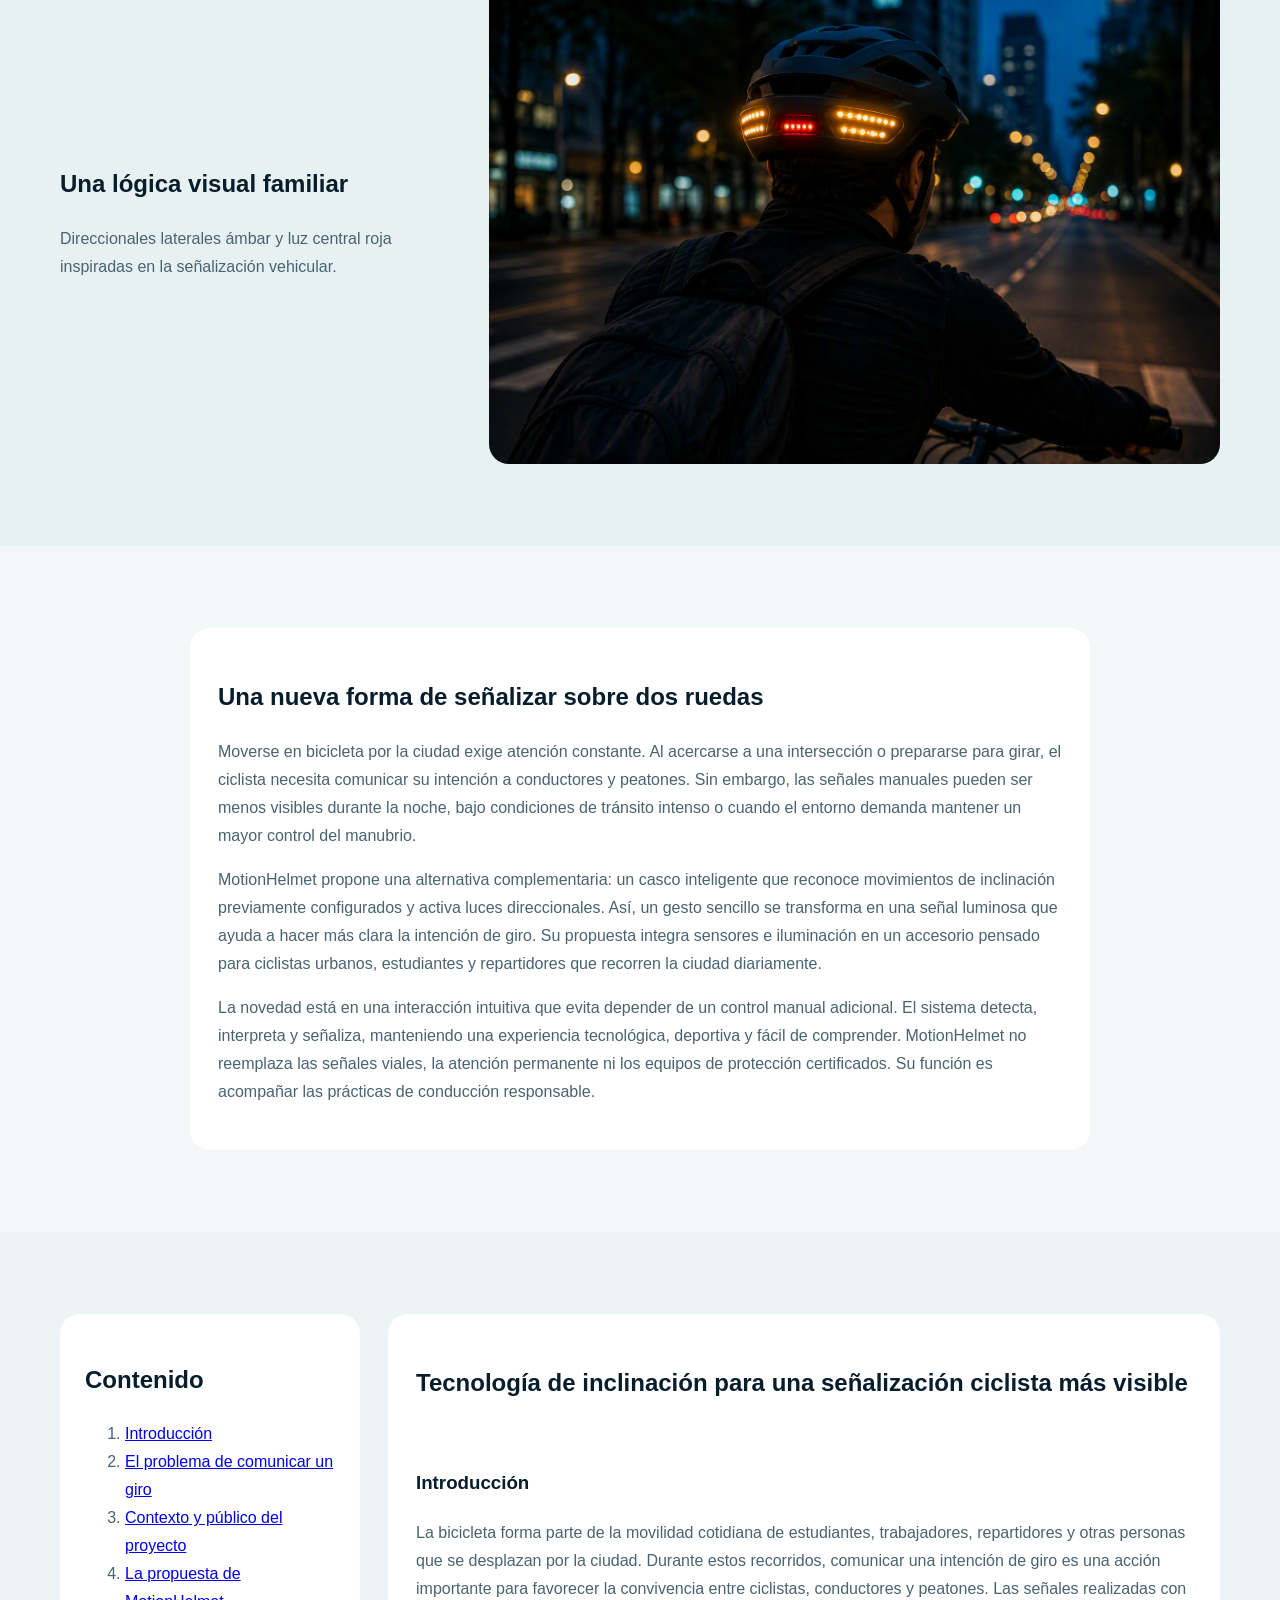
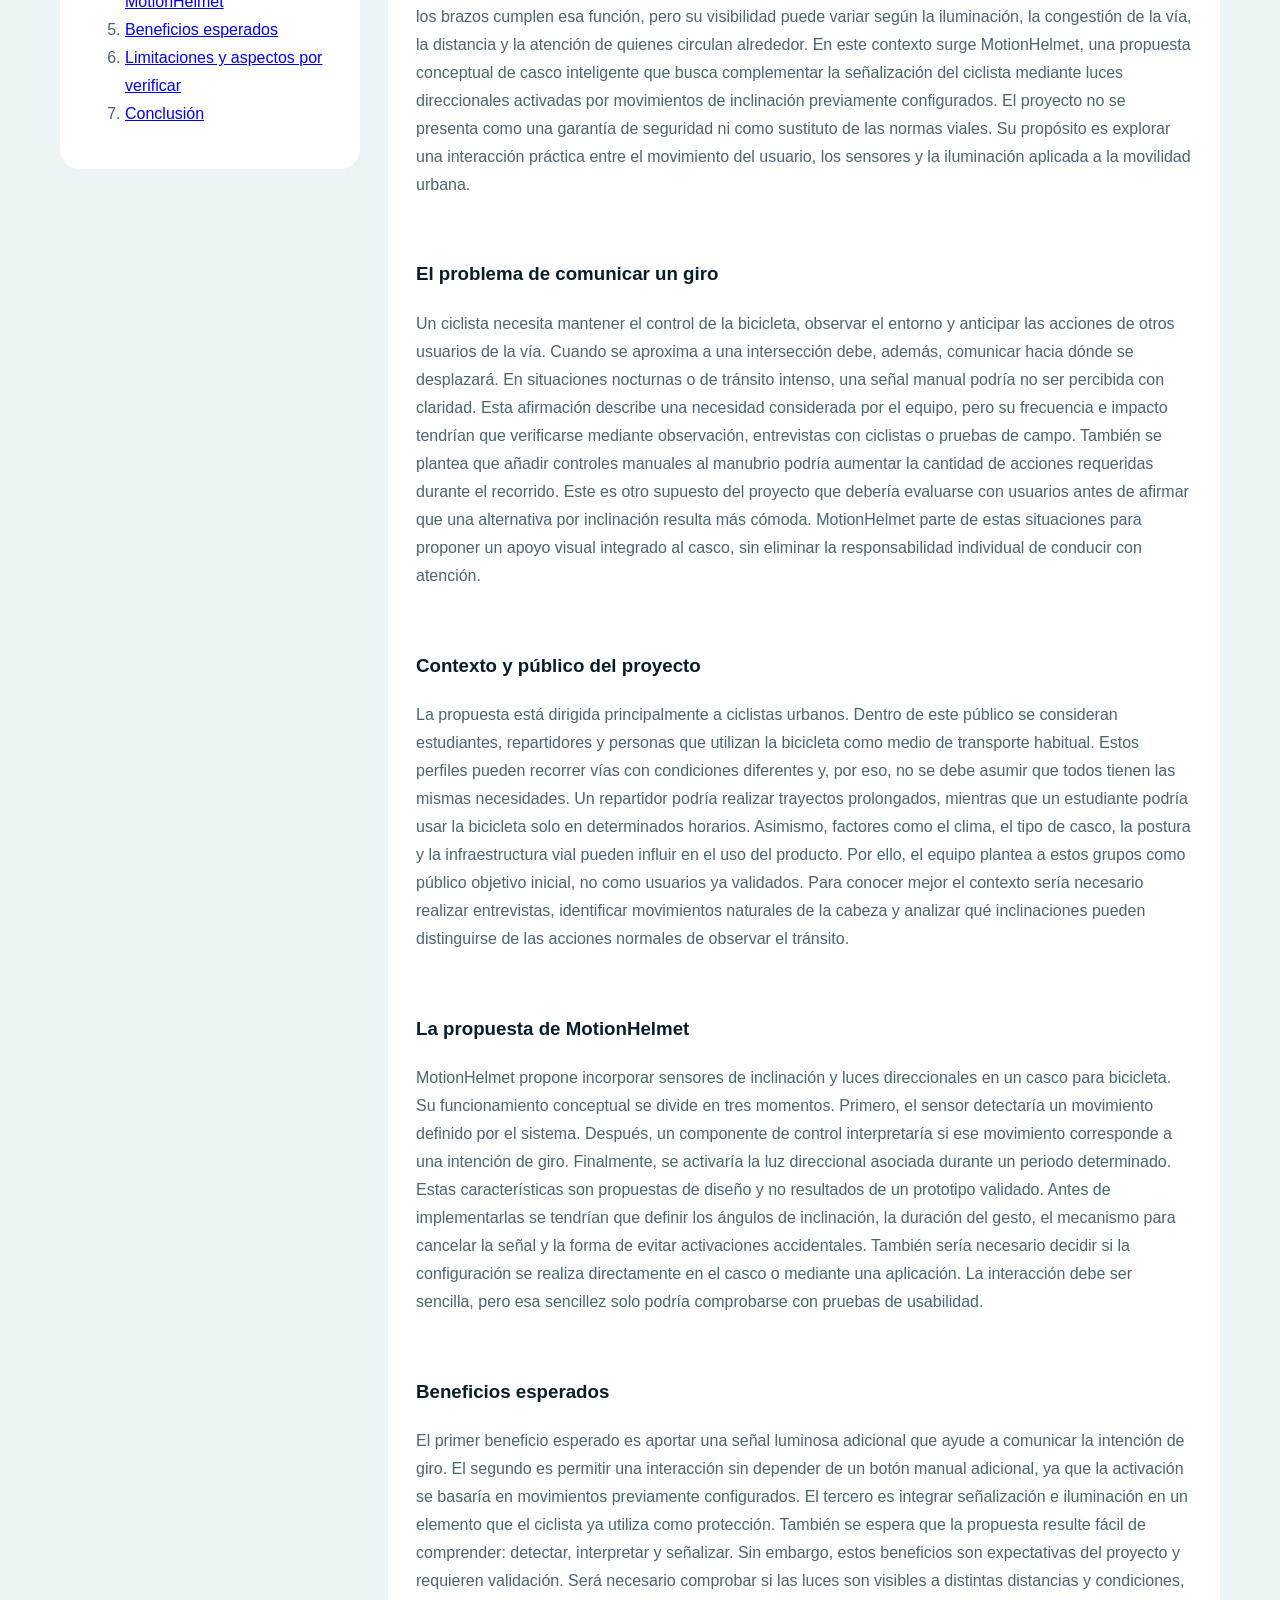
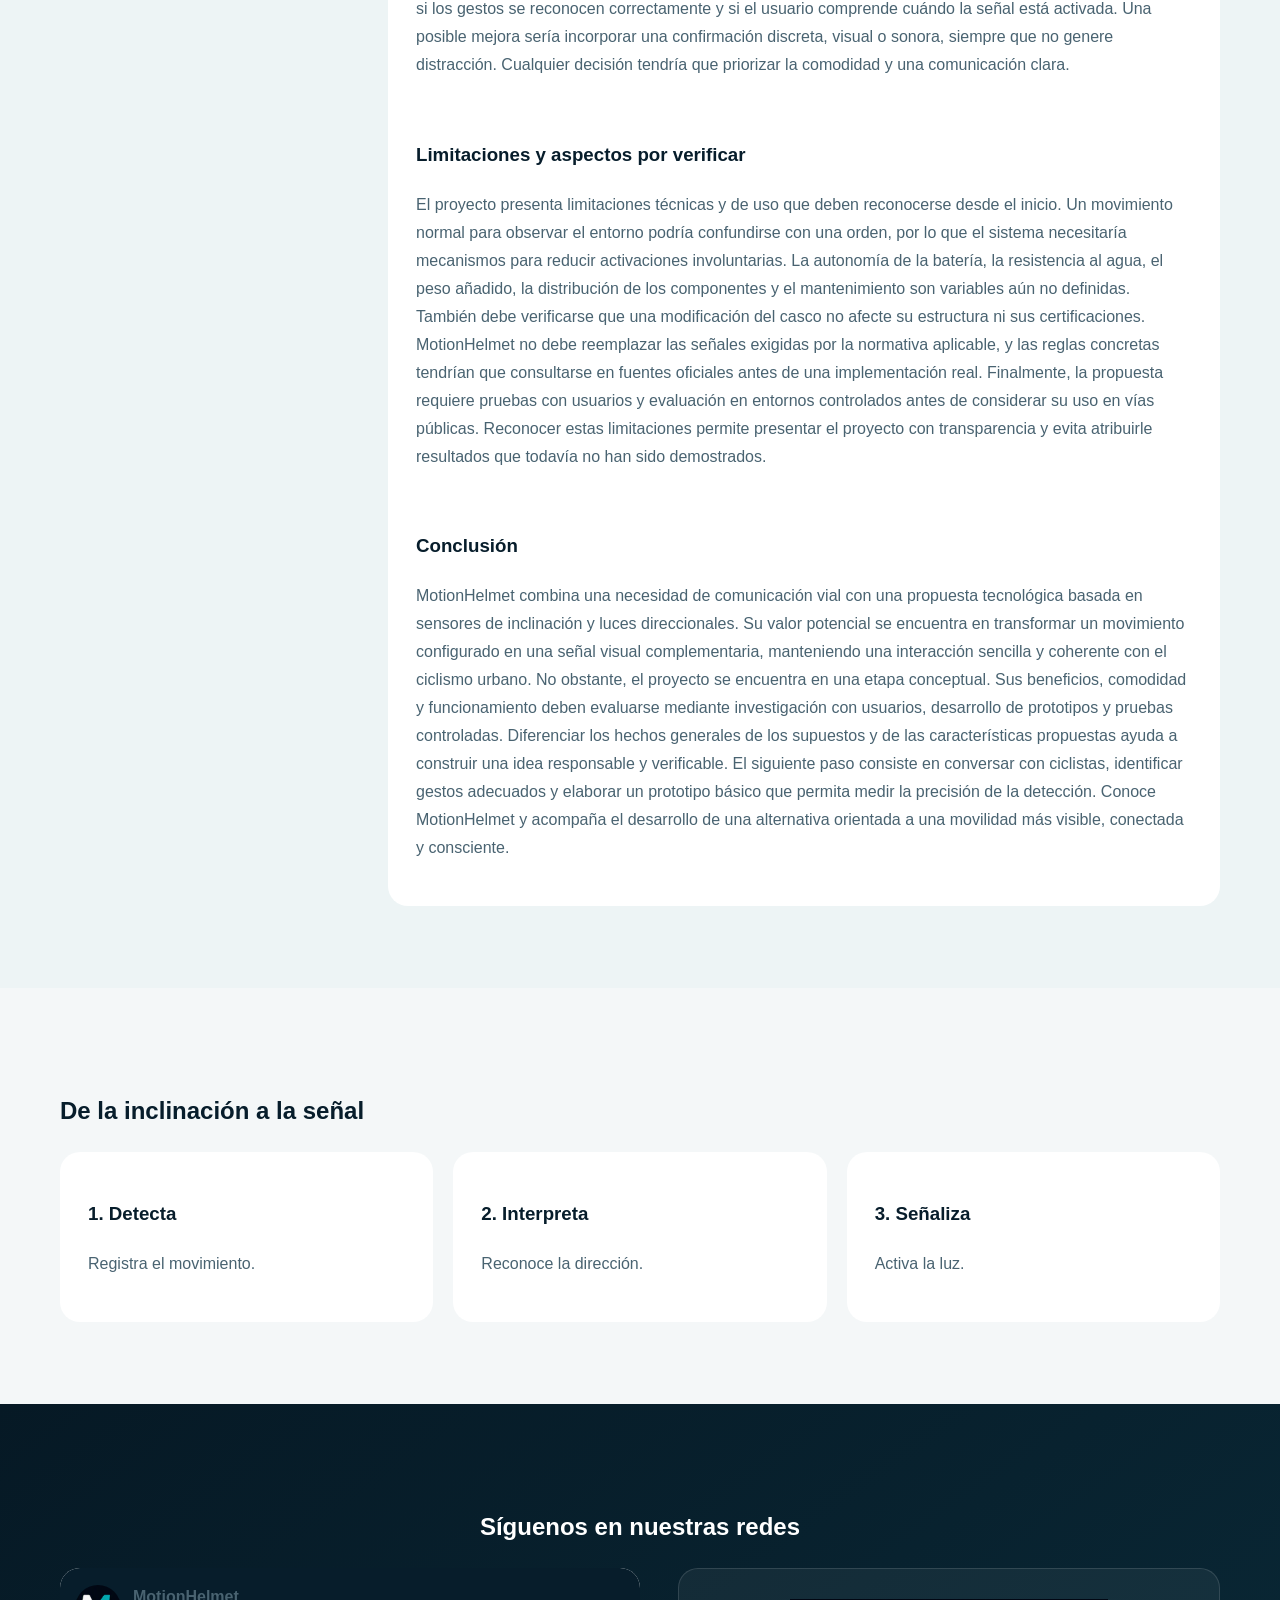
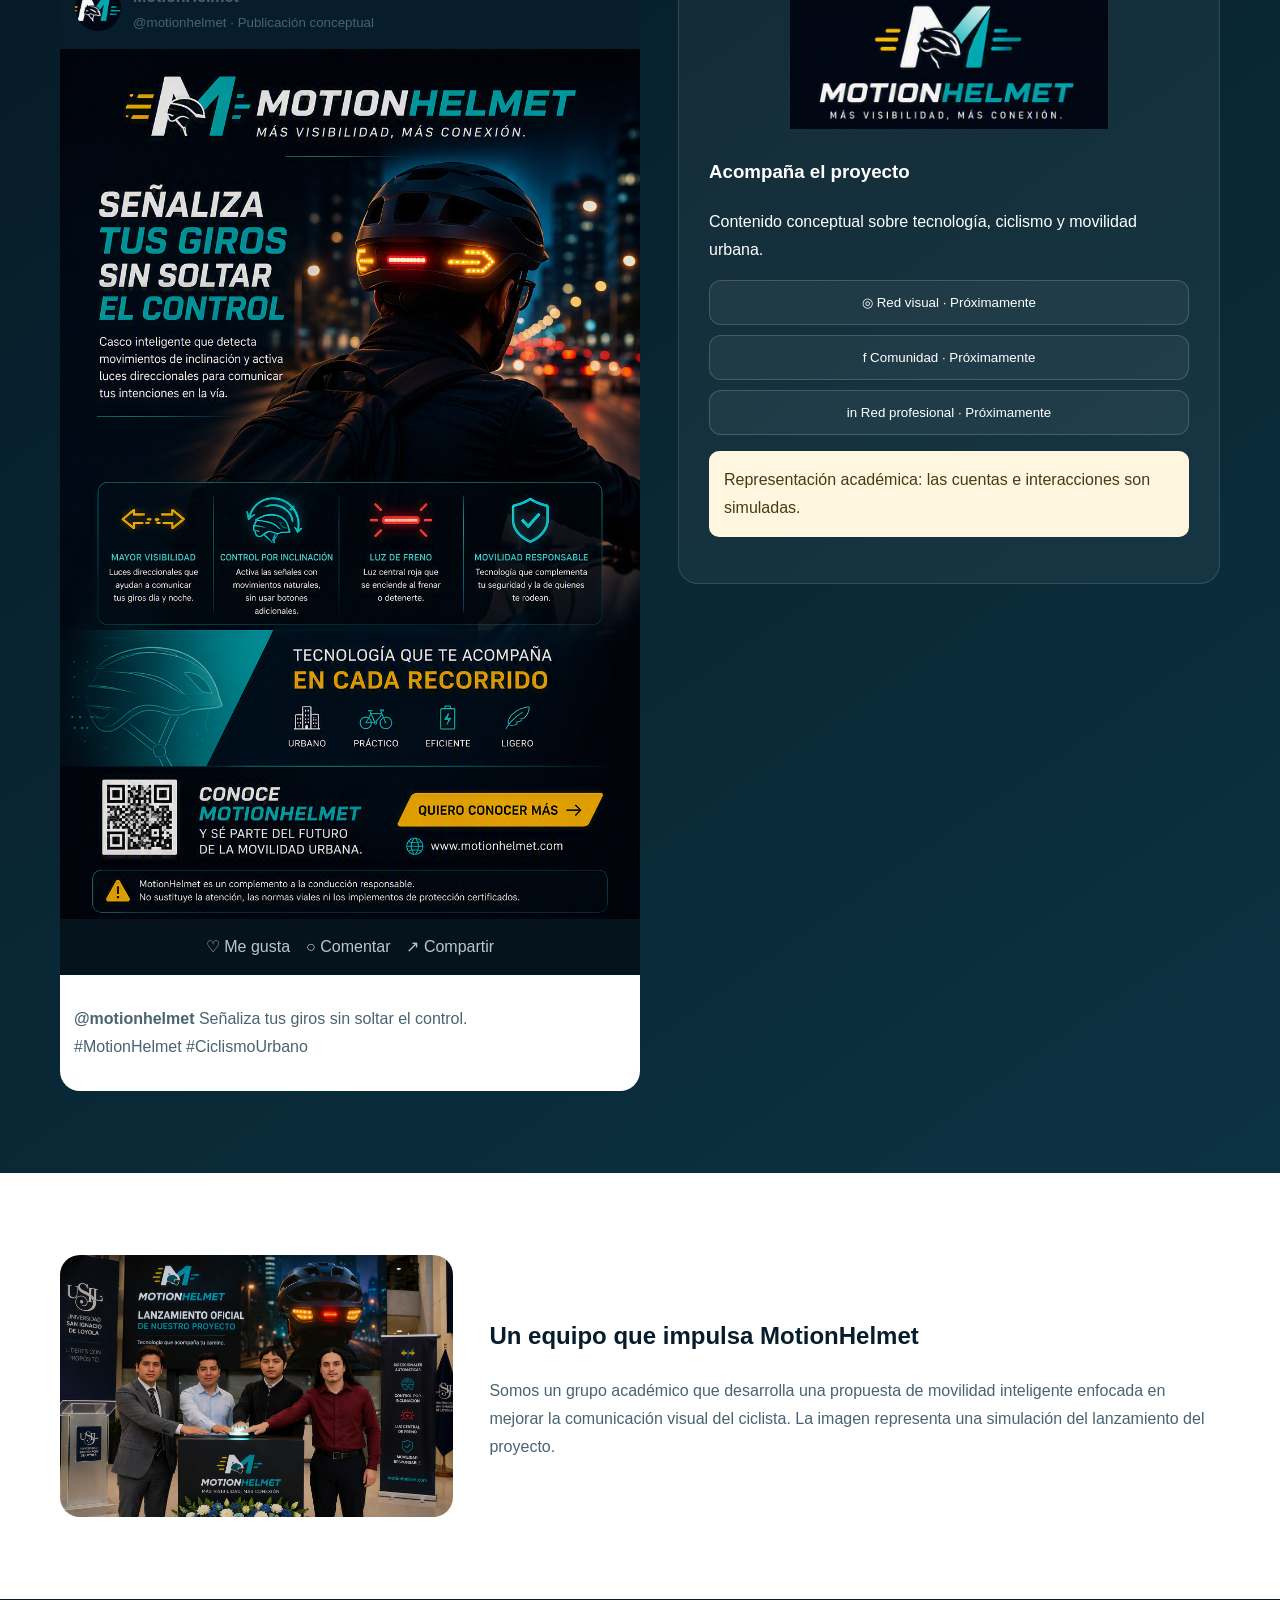
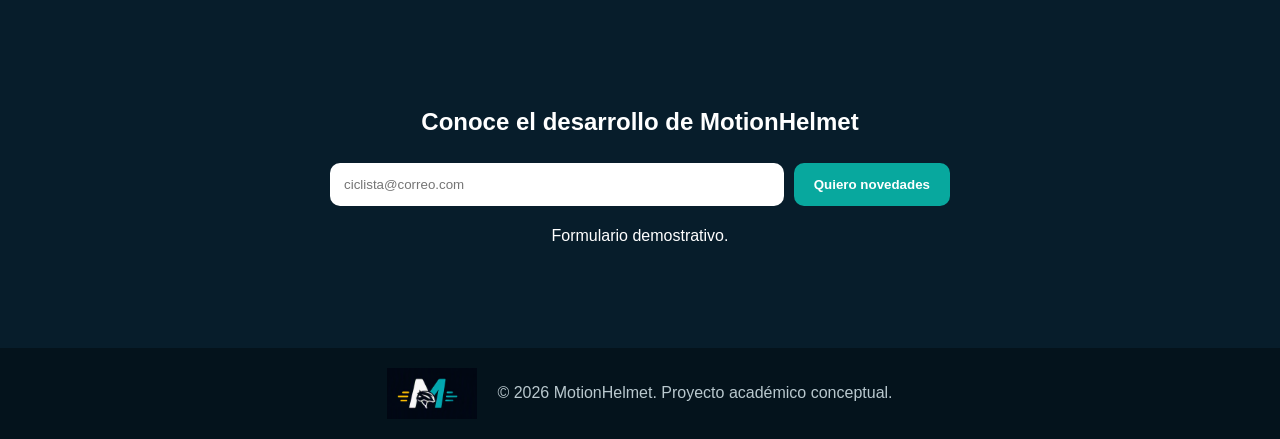
<file: v10 Creacion musica/index.html>
<!doctype html><html lang="es"><head><meta charset="utf-8"><meta name="viewport" content="width=device-width,initial-scale=1"><title>MotionHelmet</title><link rel="icon" href="motionhelmet-icono.png"><link rel="stylesheet" href="styles.css"></head><body><audio id="backgroundMusic" autoplay loop preload="auto"><source src="MotionHelmet_Innovacion_Urbana.mp3" type="audio/mpeg"></audio><header><nav><a href="#inicio"><img src="motionhelmet-logo-principal.png"></a><button id="toggle">☰</button><ul id="menu"><li><a href="#inicio">Inicio</a></li><li><a href="#beneficios">Beneficios</a></li><li><a href="#imagen">Imagen</a></li><li><a href="#articulo-corto">Artículos</a></li><li><a href="#funcionamiento">Funcionamiento</a></li><li><a href="#redes">Redes</a></li><li><a href="#nosotros">Nosotros</a></li><li><a href="#contacto">Contacto</a></li></ul></nav></header><main><section id="inicio" class="hero"><div><span>Tecnología que te acompaña</span><h1>Señaliza tus giros <em>sin soltar el control.</em></h1><p>MotionHelmet detecta inclinaciones configuradas y activa luces direccionales como apoyo visual para la comunicación del ciclista.</p><a class="btn" href="#contacto">Quiero conocer más</a></div><img src="motionhelmet-ciclista.png"></section><section class="value"><h2>Señaliza sin apartar las manos del manubrio</h2></section><section id="beneficios"><h2>Pensado para cada recorrido</h2><div class="cards"><article><h3>Mayor visibilidad</h3><p>Luces para comunicar la intención de giro.</p></article><article><h3>Control por inclinación</h3><p>Sensores que reconocen movimientos configurados.</p></article><article><h3>Señalización intuitiva</h3><p>Direccionales ámbar y luz roja central.</p></article></div></section><section id="imagen" class="split"><div><h2>Una lógica visual familiar</h2><p>Direccionales laterales ámbar y luz central roja inspiradas en la señalización vehicular.</p></div><img src="motionhelmet-ciclista.png"></section><section id="articulo-corto" class="reading"><h2>Una nueva forma de señalizar sobre dos ruedas</h2><p>Moverse en bicicleta por la ciudad exige atención constante. Al acercarse a una intersección o prepararse para girar, el ciclista necesita comunicar su intención a conductores y peatones. Sin embargo, las señales manuales pueden ser menos visibles durante la noche, bajo condiciones de tránsito intenso o cuando el entorno demanda mantener un mayor control del manubrio.</p><p>MotionHelmet propone una alternativa complementaria: un casco inteligente que reconoce movimientos de inclinación previamente configurados y activa luces direccionales. Así, un gesto sencillo se transforma en una señal luminosa que ayuda a hacer más clara la intención de giro. Su propuesta integra sensores e iluminación en un accesorio pensado para ciclistas urbanos, estudiantes y repartidores que recorren la ciudad diariamente.</p><p>La novedad está en una interacción intuitiva que evita depender de un control manual adicional. El sistema detecta, interpreta y señaliza, manteniendo una experiencia tecnológica, deportiva y fácil de comprender. MotionHelmet no reemplaza las señales viales, la atención permanente ni los equipos de protección certificados. Su función es acompañar las prácticas de conducción responsable.</p></section><section id="articulo-largo" class="long"><aside><h2>Contenido</h2><ol><li><a href="#p1">Introducción</a></li><li><a href="#p2">El problema de comunicar un giro</a></li><li><a href="#p3">Contexto y público del proyecto</a></li><li><a href="#p4">La propuesta de MotionHelmet</a></li><li><a href="#p5">Beneficios esperados</a></li><li><a href="#p6">Limitaciones y aspectos por verificar</a></li><li><a href="#p7">Conclusión</a></li></ol></aside><article><h2>Tecnología de inclinación para una señalización ciclista más visible</h2><section id="p1"><h3>Introducción</h3><p>La bicicleta forma parte de la movilidad cotidiana de estudiantes, trabajadores, repartidores y otras personas que se desplazan por la ciudad. Durante estos recorridos, comunicar una intención de giro es una acción importante para favorecer la convivencia entre ciclistas, conductores y peatones. Las señales realizadas con los brazos cumplen esa función, pero su visibilidad puede variar según la iluminación, la congestión de la vía, la distancia y la atención de quienes circulan alrededor. En este contexto surge MotionHelmet, una propuesta conceptual de casco inteligente que busca complementar la señalización del ciclista mediante luces direccionales activadas por movimientos de inclinación previamente configurados. El proyecto no se presenta como una garantía de seguridad ni como sustituto de las normas viales. Su propósito es explorar una interacción práctica entre el movimiento del usuario, los sensores y la iluminación aplicada a la movilidad urbana.</p></section><section id="p2"><h3>El problema de comunicar un giro</h3><p>Un ciclista necesita mantener el control de la bicicleta, observar el entorno y anticipar las acciones de otros usuarios de la vía. Cuando se aproxima a una intersección debe, además, comunicar hacia dónde se desplazará. En situaciones nocturnas o de tránsito intenso, una señal manual podría no ser percibida con claridad. Esta afirmación describe una necesidad considerada por el equipo, pero su frecuencia e impacto tendrían que verificarse mediante observación, entrevistas con ciclistas o pruebas de campo. También se plantea que añadir controles manuales al manubrio podría aumentar la cantidad de acciones requeridas durante el recorrido. Este es otro supuesto del proyecto que debería evaluarse con usuarios antes de afirmar que una alternativa por inclinación resulta más cómoda. MotionHelmet parte de estas situaciones para proponer un apoyo visual integrado al casco, sin eliminar la responsabilidad individual de conducir con atención.</p></section><section id="p3"><h3>Contexto y público del proyecto</h3><p>La propuesta está dirigida principalmente a ciclistas urbanos. Dentro de este público se consideran estudiantes, repartidores y personas que utilizan la bicicleta como medio de transporte habitual. Estos perfiles pueden recorrer vías con condiciones diferentes y, por eso, no se debe asumir que todos tienen las mismas necesidades. Un repartidor podría realizar trayectos prolongados, mientras que un estudiante podría usar la bicicleta solo en determinados horarios. Asimismo, factores como el clima, el tipo de casco, la postura y la infraestructura vial pueden influir en el uso del producto. Por ello, el equipo plantea a estos grupos como público objetivo inicial, no como usuarios ya validados. Para conocer mejor el contexto sería necesario realizar entrevistas, identificar movimientos naturales de la cabeza y analizar qué inclinaciones pueden distinguirse de las acciones normales de observar el tránsito.</p></section><section id="p4"><h3>La propuesta de MotionHelmet</h3><p>MotionHelmet propone incorporar sensores de inclinación y luces direccionales en un casco para bicicleta. Su funcionamiento conceptual se divide en tres momentos. Primero, el sensor detectaría un movimiento definido por el sistema. Después, un componente de control interpretaría si ese movimiento corresponde a una intención de giro. Finalmente, se activaría la luz direccional asociada durante un periodo determinado. Estas características son propuestas de diseño y no resultados de un prototipo validado. Antes de implementarlas se tendrían que definir los ángulos de inclinación, la duración del gesto, el mecanismo para cancelar la señal y la forma de evitar activaciones accidentales. También sería necesario decidir si la configuración se realiza directamente en el casco o mediante una aplicación. La interacción debe ser sencilla, pero esa sencillez solo podría comprobarse con pruebas de usabilidad.</p></section><section id="p5"><h3>Beneficios esperados</h3><p>El primer beneficio esperado es aportar una señal luminosa adicional que ayude a comunicar la intención de giro. El segundo es permitir una interacción sin depender de un botón manual adicional, ya que la activación se basaría en movimientos previamente configurados. El tercero es integrar señalización e iluminación en un elemento que el ciclista ya utiliza como protección. También se espera que la propuesta resulte fácil de comprender: detectar, interpretar y señalizar. Sin embargo, estos beneficios son expectativas del proyecto y requieren validación. Será necesario comprobar si las luces son visibles a distintas distancias y condiciones, si los gestos se reconocen correctamente y si el usuario comprende cuándo la señal está activada. Una posible mejora sería incorporar una confirmación discreta, visual o sonora, siempre que no genere distracción. Cualquier decisión tendría que priorizar la comodidad y una comunicación clara.</p></section><section id="p6"><h3>Limitaciones y aspectos por verificar</h3><p>El proyecto presenta limitaciones técnicas y de uso que deben reconocerse desde el inicio. Un movimiento normal para observar el entorno podría confundirse con una orden, por lo que el sistema necesitaría mecanismos para reducir activaciones involuntarias. La autonomía de la batería, la resistencia al agua, el peso añadido, la distribución de los componentes y el mantenimiento son variables aún no definidas. También debe verificarse que una modificación del casco no afecte su estructura ni sus certificaciones. MotionHelmet no debe reemplazar las señales exigidas por la normativa aplicable, y las reglas concretas tendrían que consultarse en fuentes oficiales antes de una implementación real. Finalmente, la propuesta requiere pruebas con usuarios y evaluación en entornos controlados antes de considerar su uso en vías públicas. Reconocer estas limitaciones permite presentar el proyecto con transparencia y evita atribuirle resultados que todavía no han sido demostrados.</p></section><section id="p7"><h3>Conclusión</h3><p>MotionHelmet combina una necesidad de comunicación vial con una propuesta tecnológica basada en sensores de inclinación y luces direccionales. Su valor potencial se encuentra en transformar un movimiento configurado en una señal visual complementaria, manteniendo una interacción sencilla y coherente con el ciclismo urbano. No obstante, el proyecto se encuentra en una etapa conceptual. Sus beneficios, comodidad y funcionamiento deben evaluarse mediante investigación con usuarios, desarrollo de prototipos y pruebas controladas. Diferenciar los hechos generales de los supuestos y de las características propuestas ayuda a construir una idea responsable y verificable. El siguiente paso consiste en conversar con ciclistas, identificar gestos adecuados y elaborar un prototipo básico que permita medir la precisión de la detección. Conoce MotionHelmet y acompaña el desarrollo de una alternativa orientada a una movilidad más visible, conectada y consciente.</p></section></article></section><section id="funcionamiento"><h2>De la inclinación a la señal</h2><div class="cards"><article><h3>1. Detecta</h3><p>Registra el movimiento.</p></article><article><h3>2. Interpreta</h3><p>Reconoce la dirección.</p></article><article><h3>3. Señaliza</h3><p>Activa la luz.</p></article></div></section><section id="redes" class="social"><h2>Síguenos en nuestras redes</h2><div class="social-grid"><article class="post"><header><img src="motionhelmet-icono.png"><div><b>MotionHelmet</b><small>@motionhelmet · Publicación conceptual</small></div></header><img src="motionhelmet-poster.png"><footer>♡ Me gusta　○ Comentar　↗ Compartir</footer><p><b>@motionhelmet</b> Señaliza tus giros sin soltar el control.<br>#MotionHelmet #CiclismoUrbano</p></article><aside><img src="motionhelmet-logo-principal.png"><h3>Acompaña el proyecto</h3><p>Contenido conceptual sobre tecnología, ciclismo y movilidad urbana.</p><button>◎ Red visual · Próximamente</button><button>f Comunidad · Próximamente</button><button>in Red profesional · Próximamente</button><p class="note">Representación académica: las cuentas e interacciones son simuladas.</p></aside></div></section><section id="nosotros" class="about"><img src="motionhelmet-lanzamiento.png"><div><h2>Un equipo que impulsa MotionHelmet</h2><p>Somos un grupo académico que desarrolla una propuesta de movilidad inteligente enfocada en mejorar la comunicación visual del ciclista. La imagen representa una simulación del lanzamiento del proyecto.</p></div></section><section id="contacto" class="contact"><h2>Conoce el desarrollo de MotionHelmet</h2><form id="form"><input type="email" placeholder="ciclista@correo.com" required><button>Quiero novedades</button></form><p id="msg">Formulario demostrativo.</p></section></main><footer><img src="motionhelmet-icono.png">© 2026 MotionHelmet. Proyecto académico conceptual.</footer><script src="script.js"></script><a class="version-arrow" href="../v11%20Arreglado/index.html" aria-label="Ir a la versión 11">→</a><a class="version-arrow version-prev" href="../v9%20Creacion%20foto%20lanzamiento/index.html" aria-label="Volver a la versión 9">←</a></body></html>
</file>
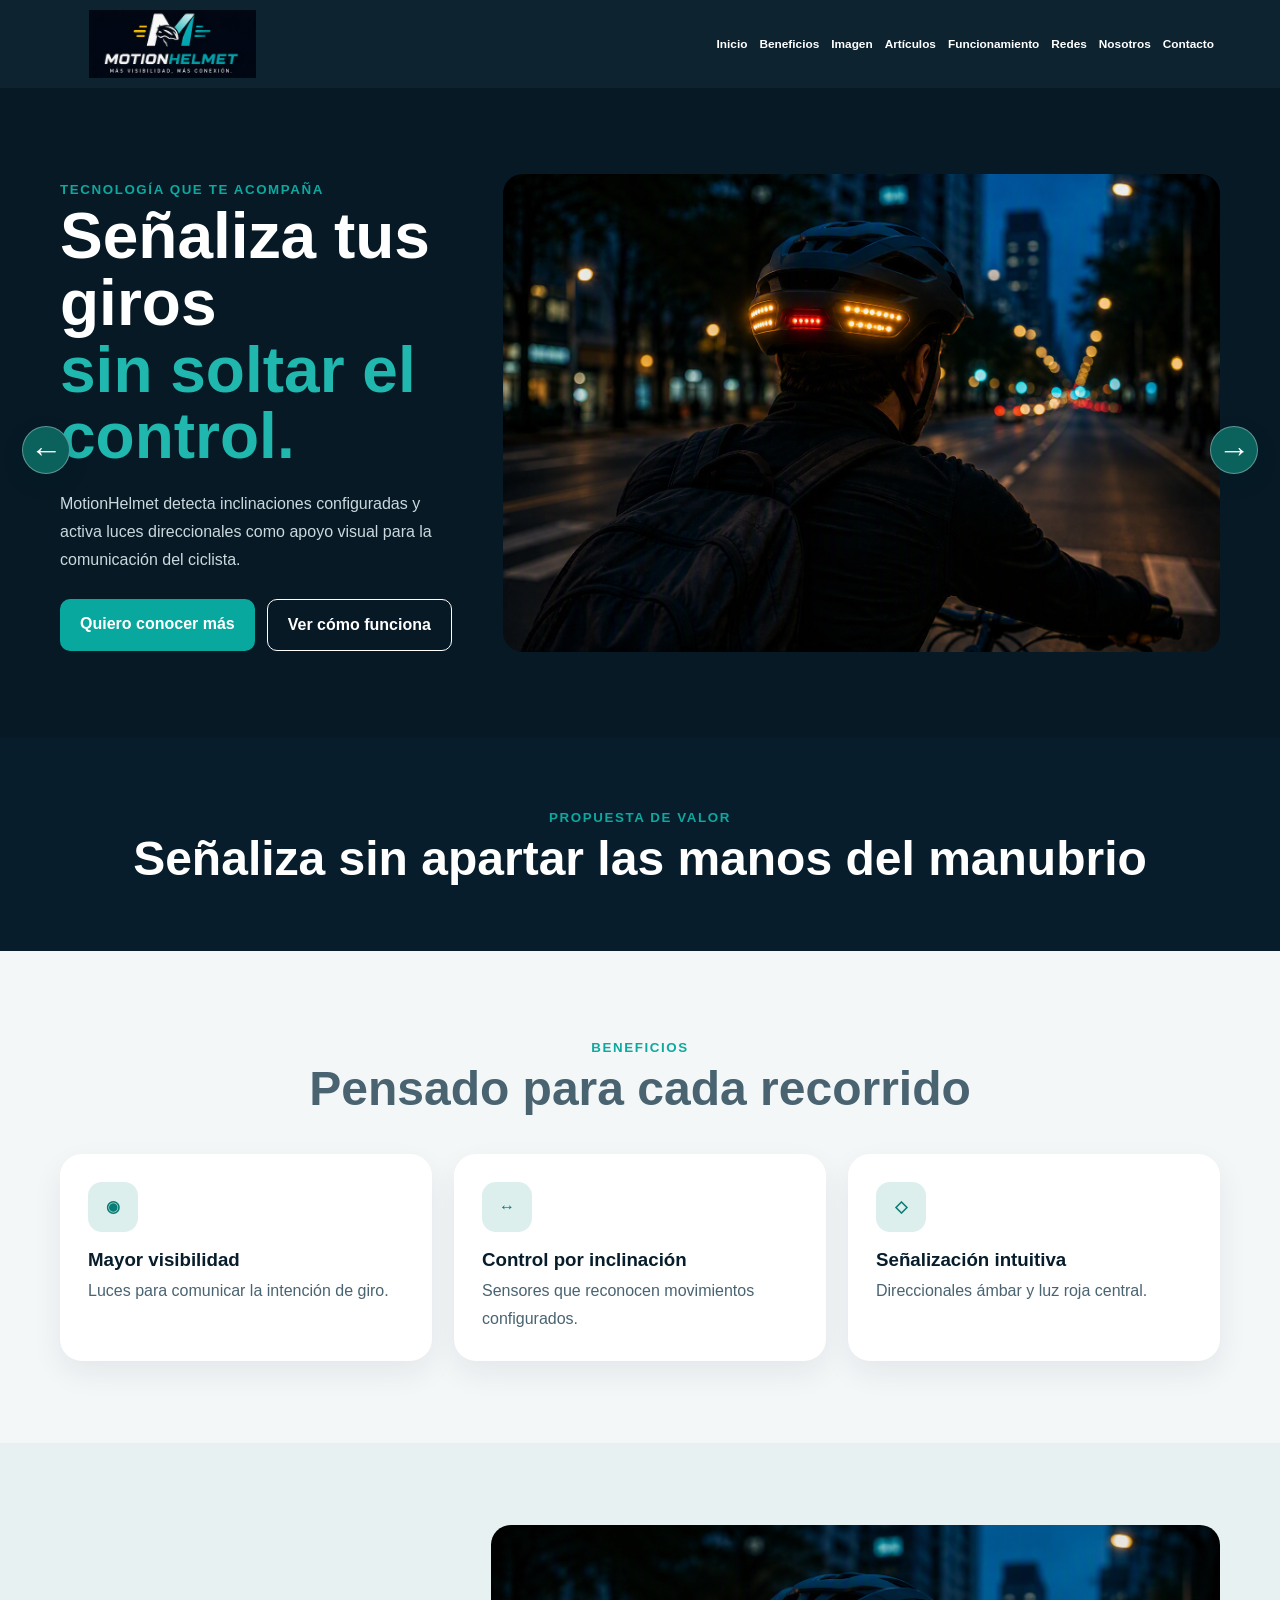
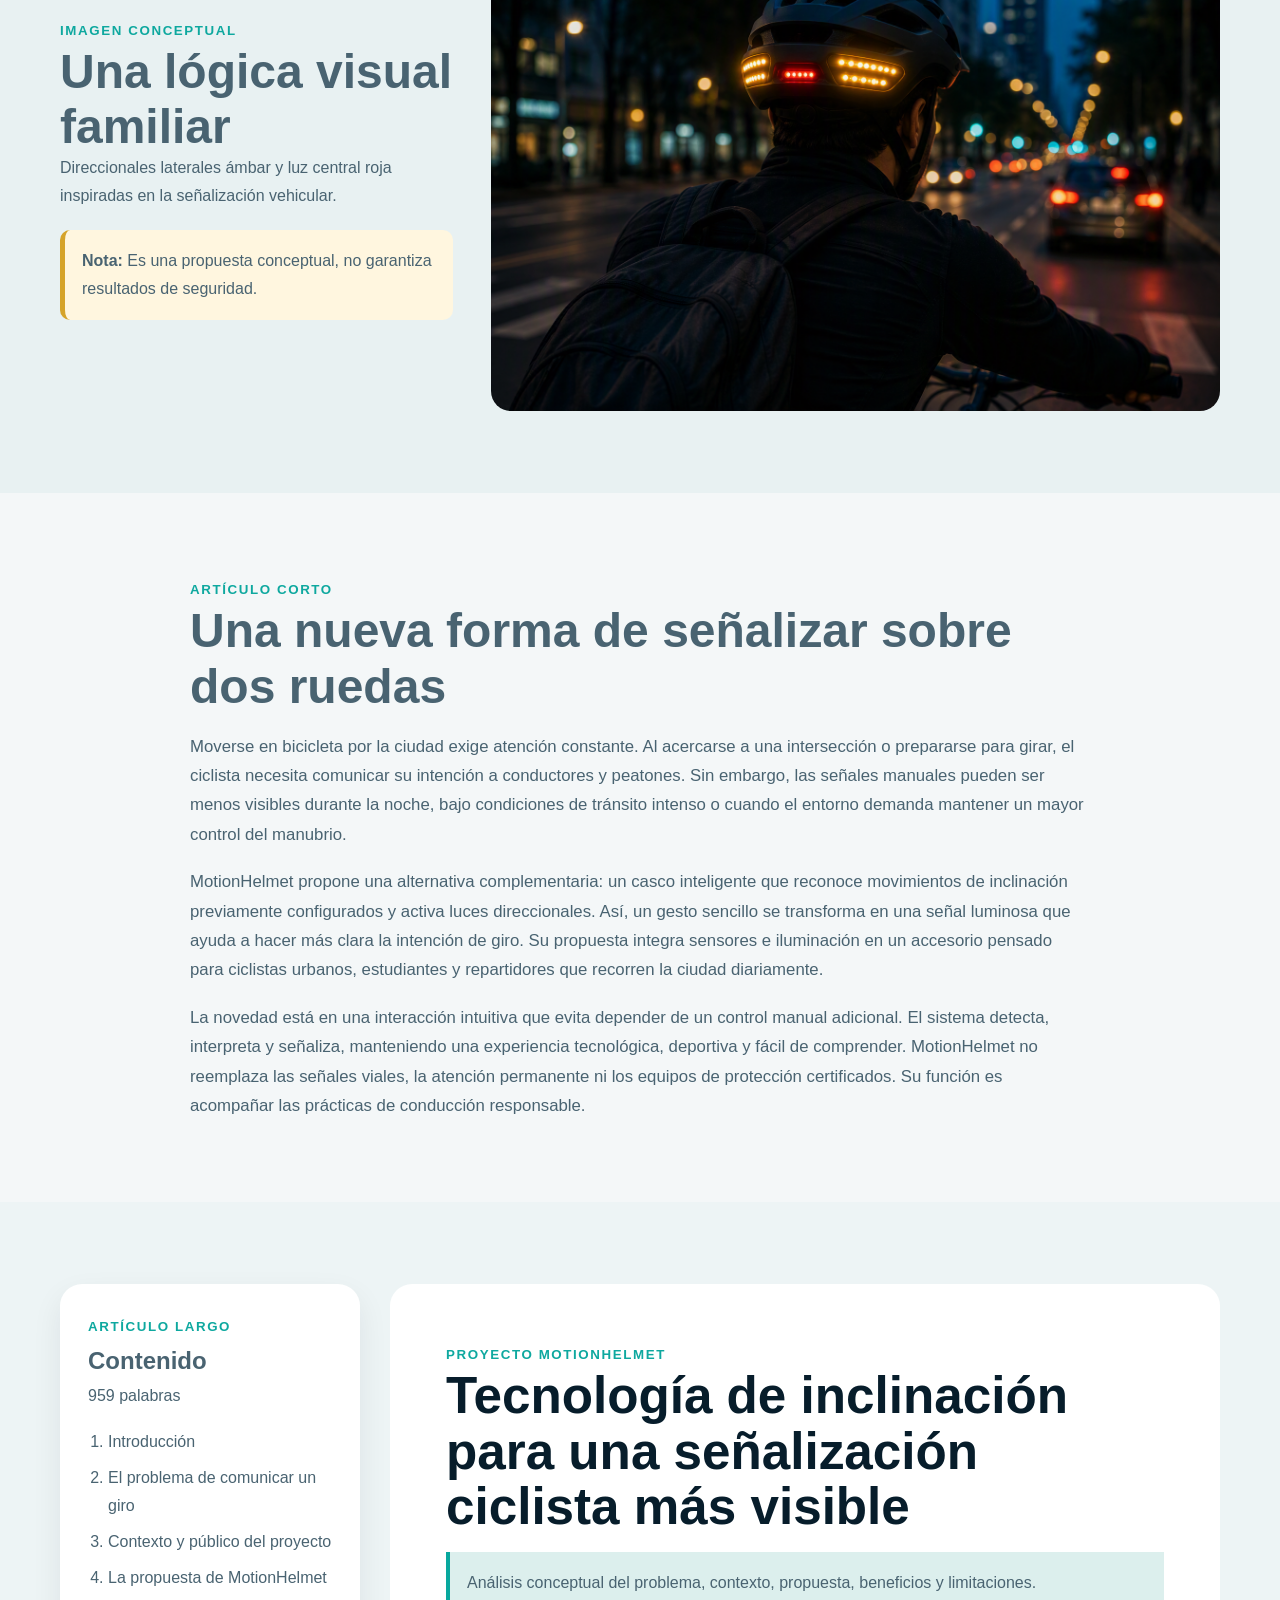
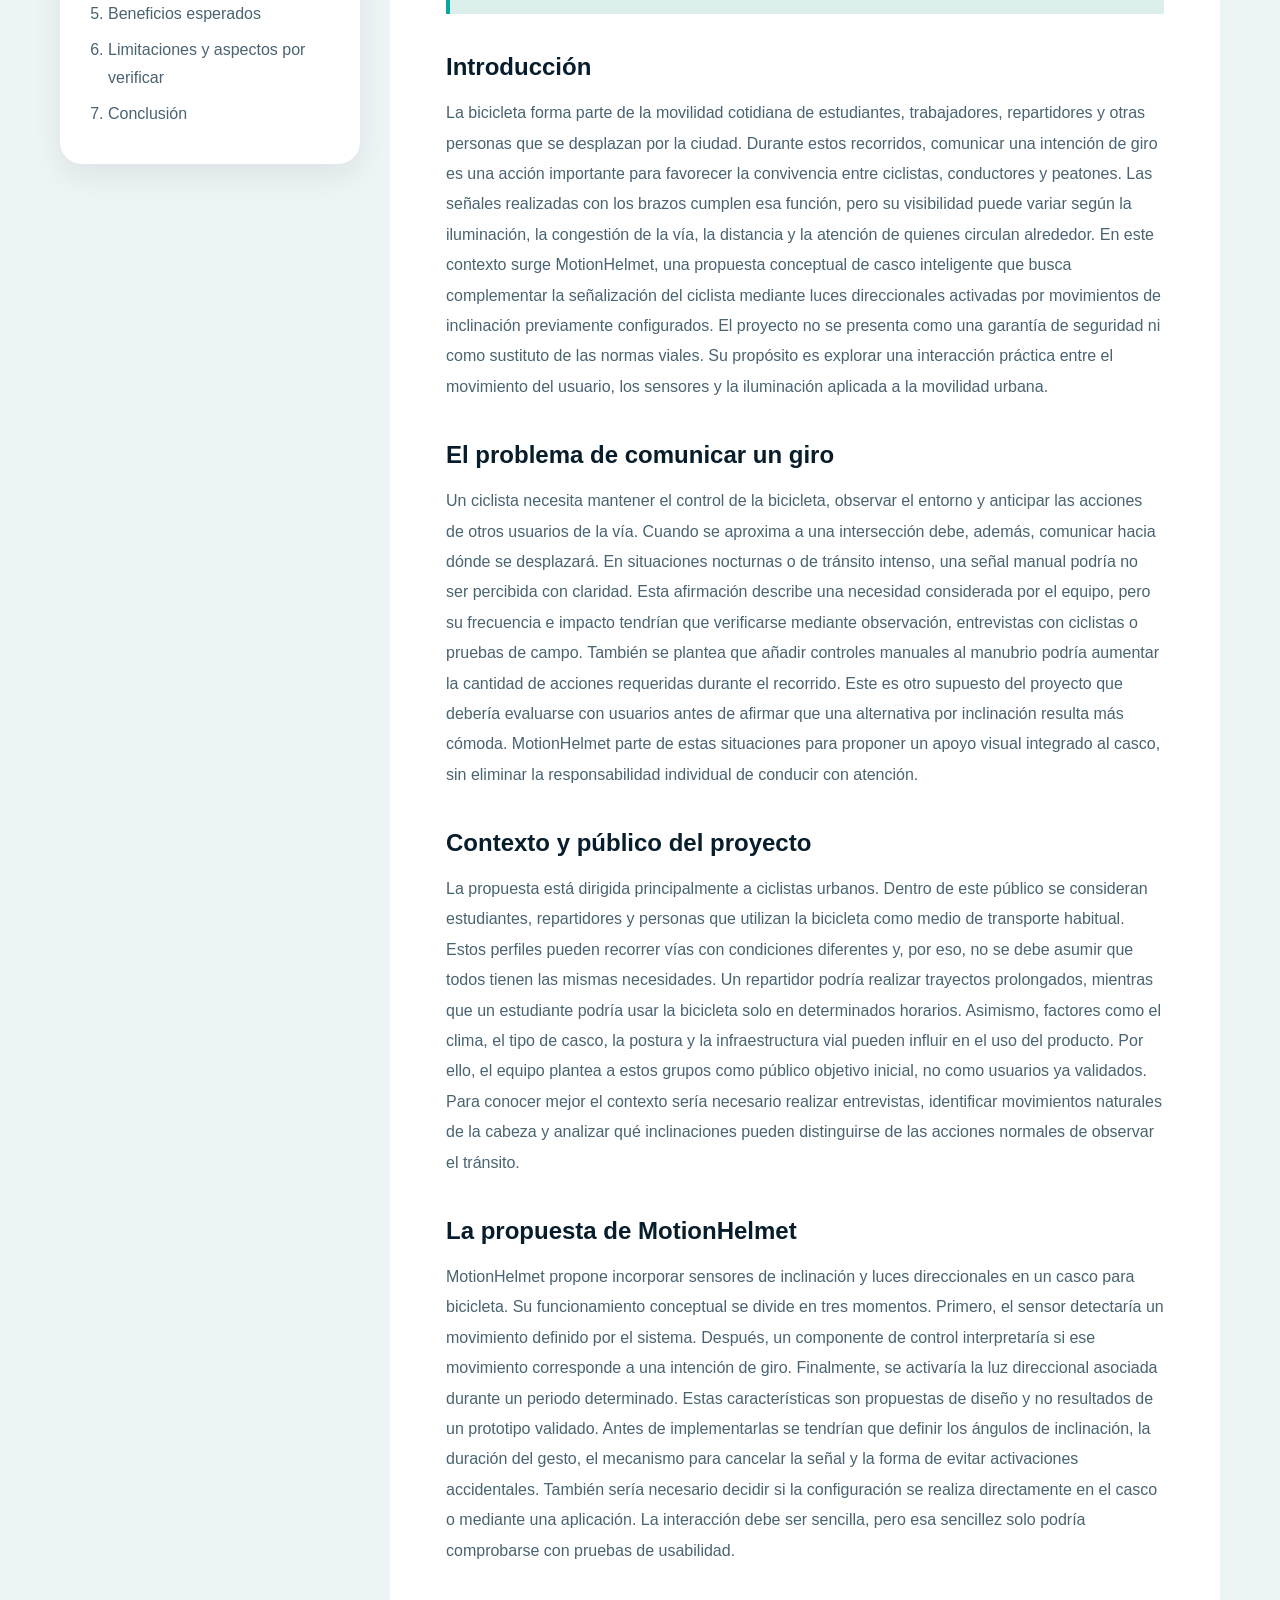
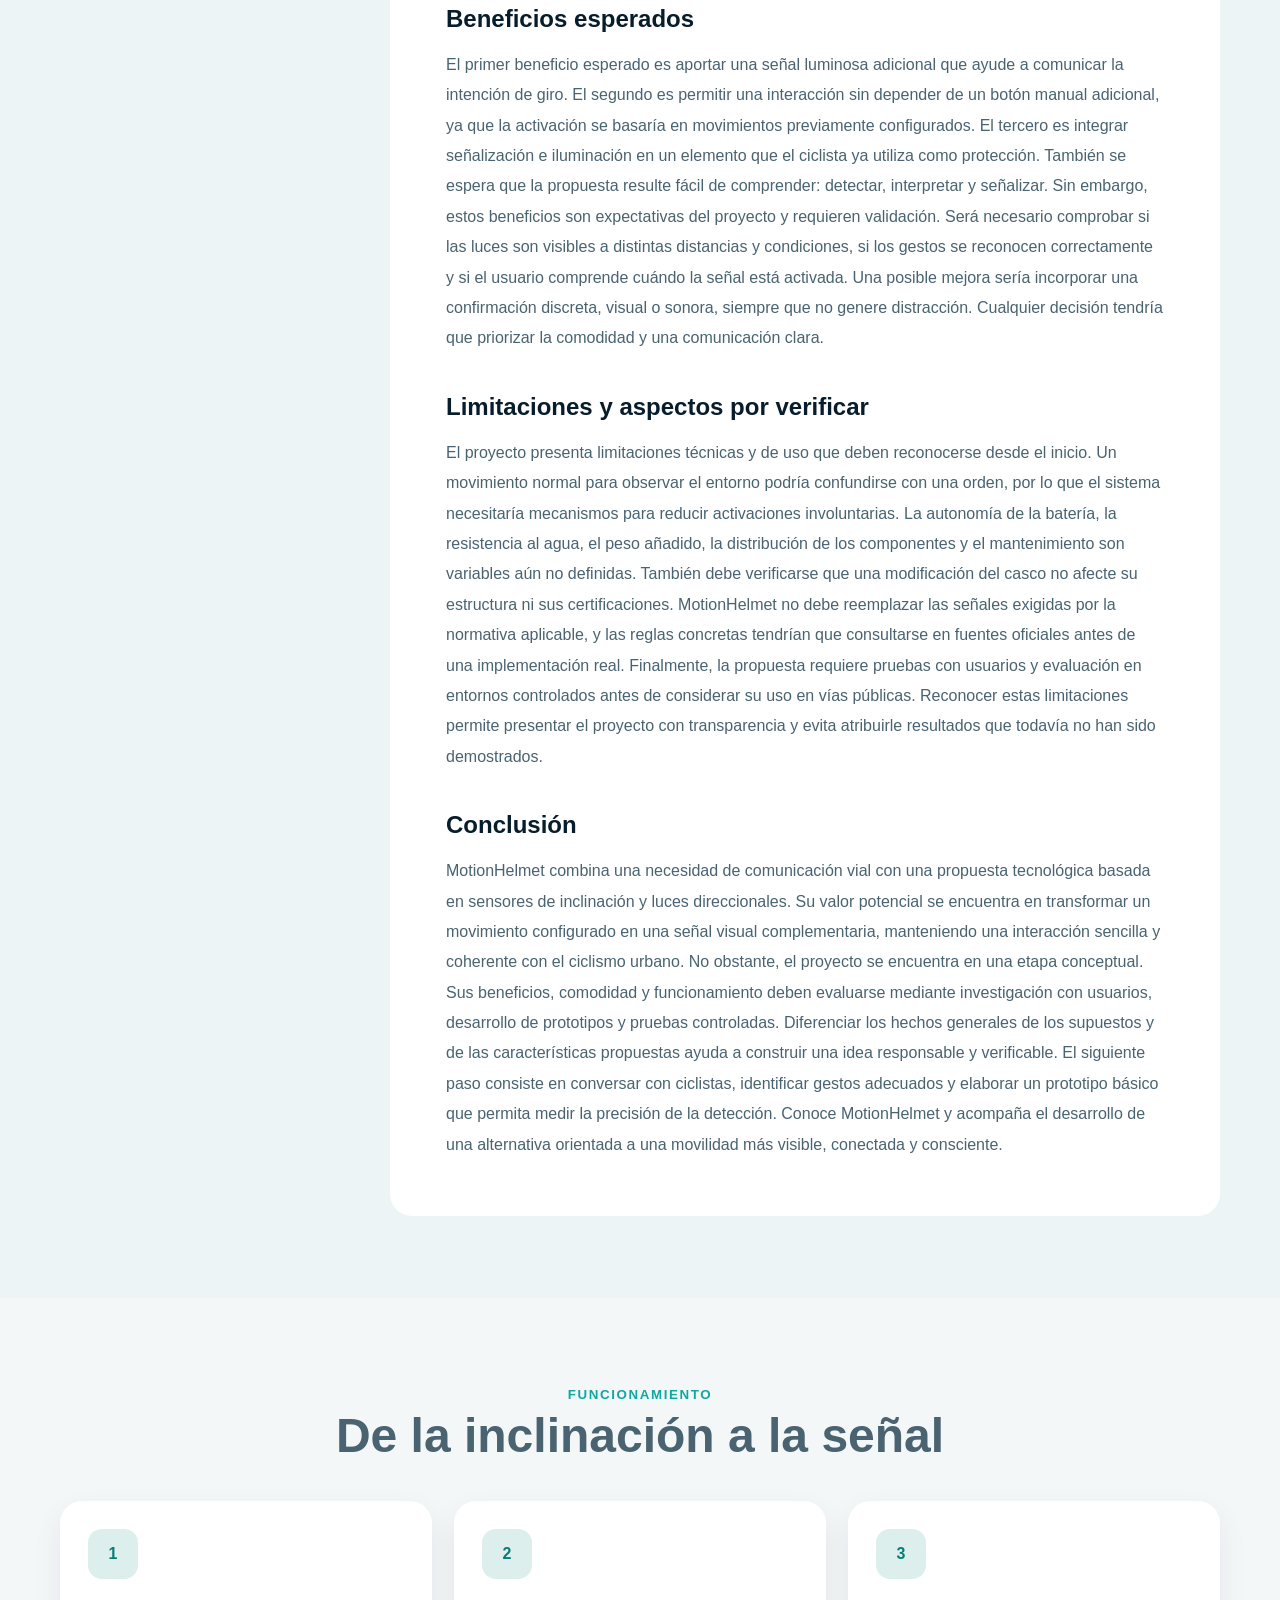
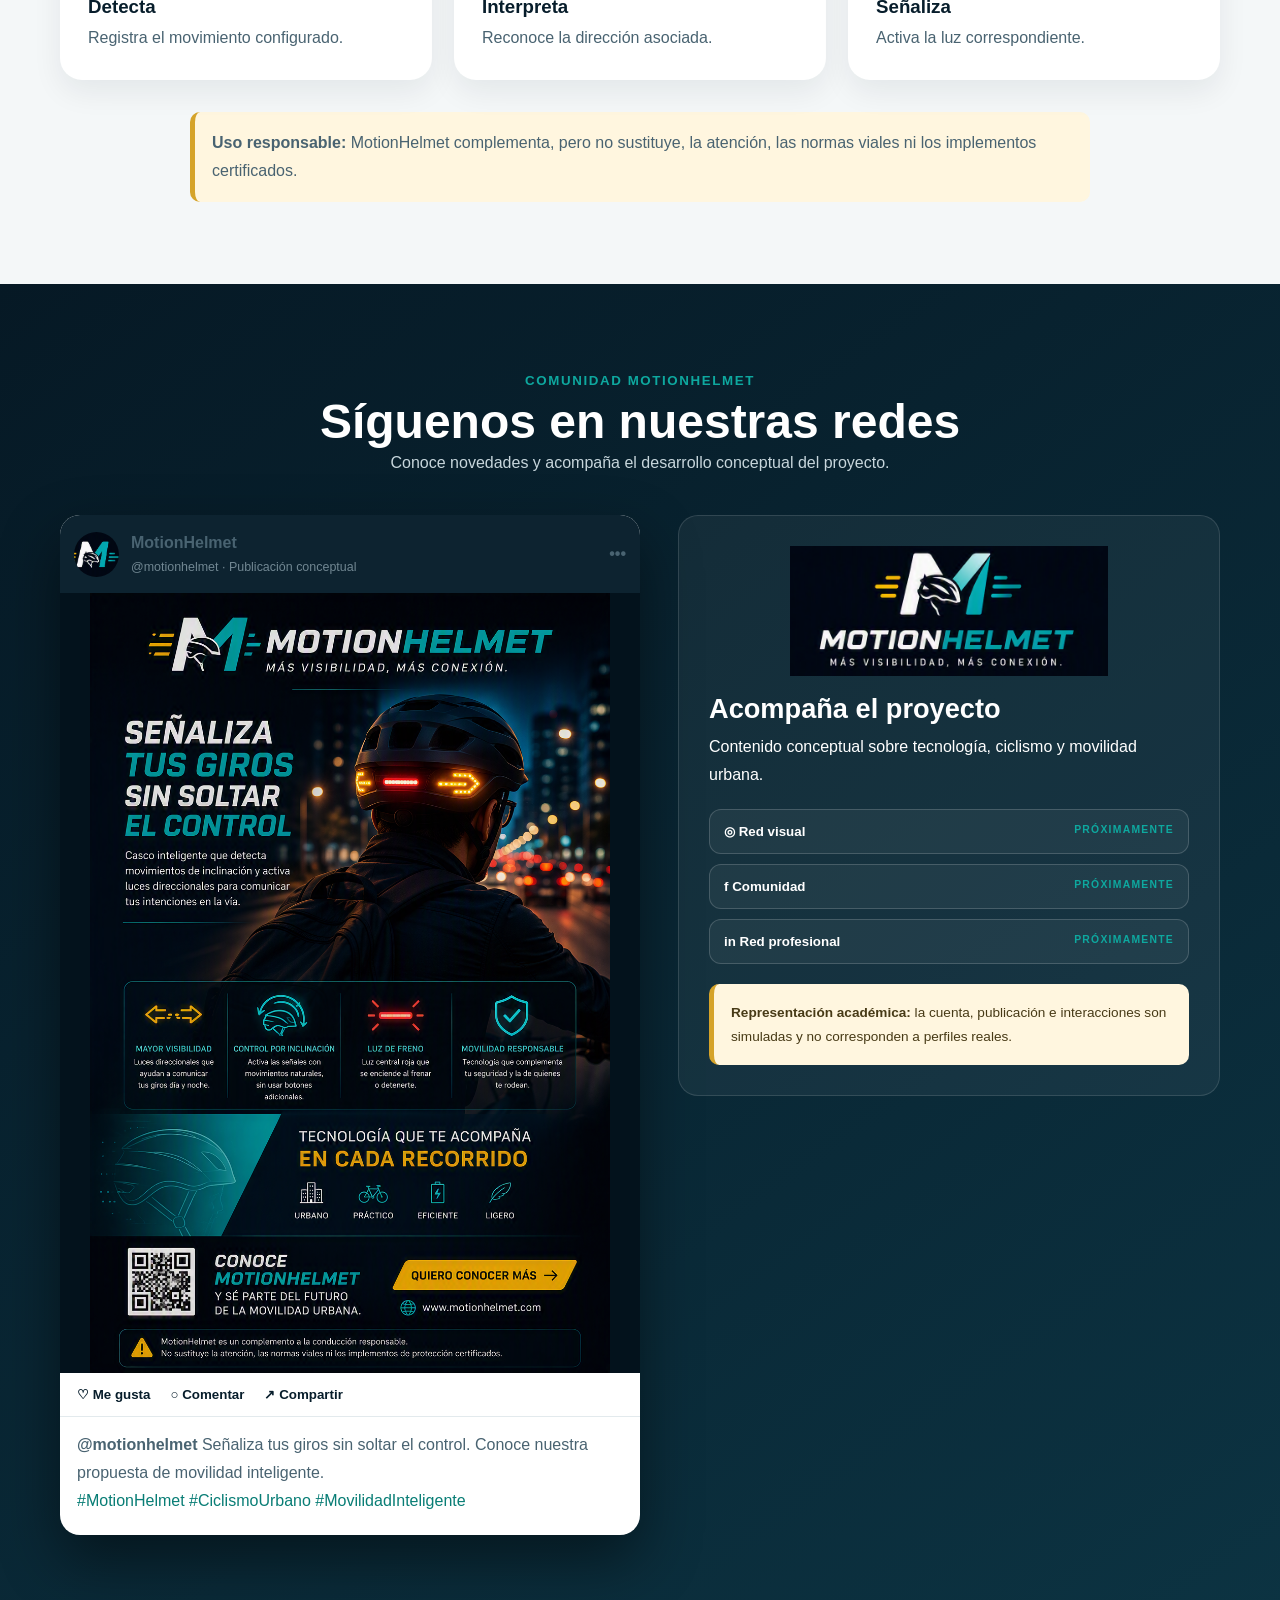
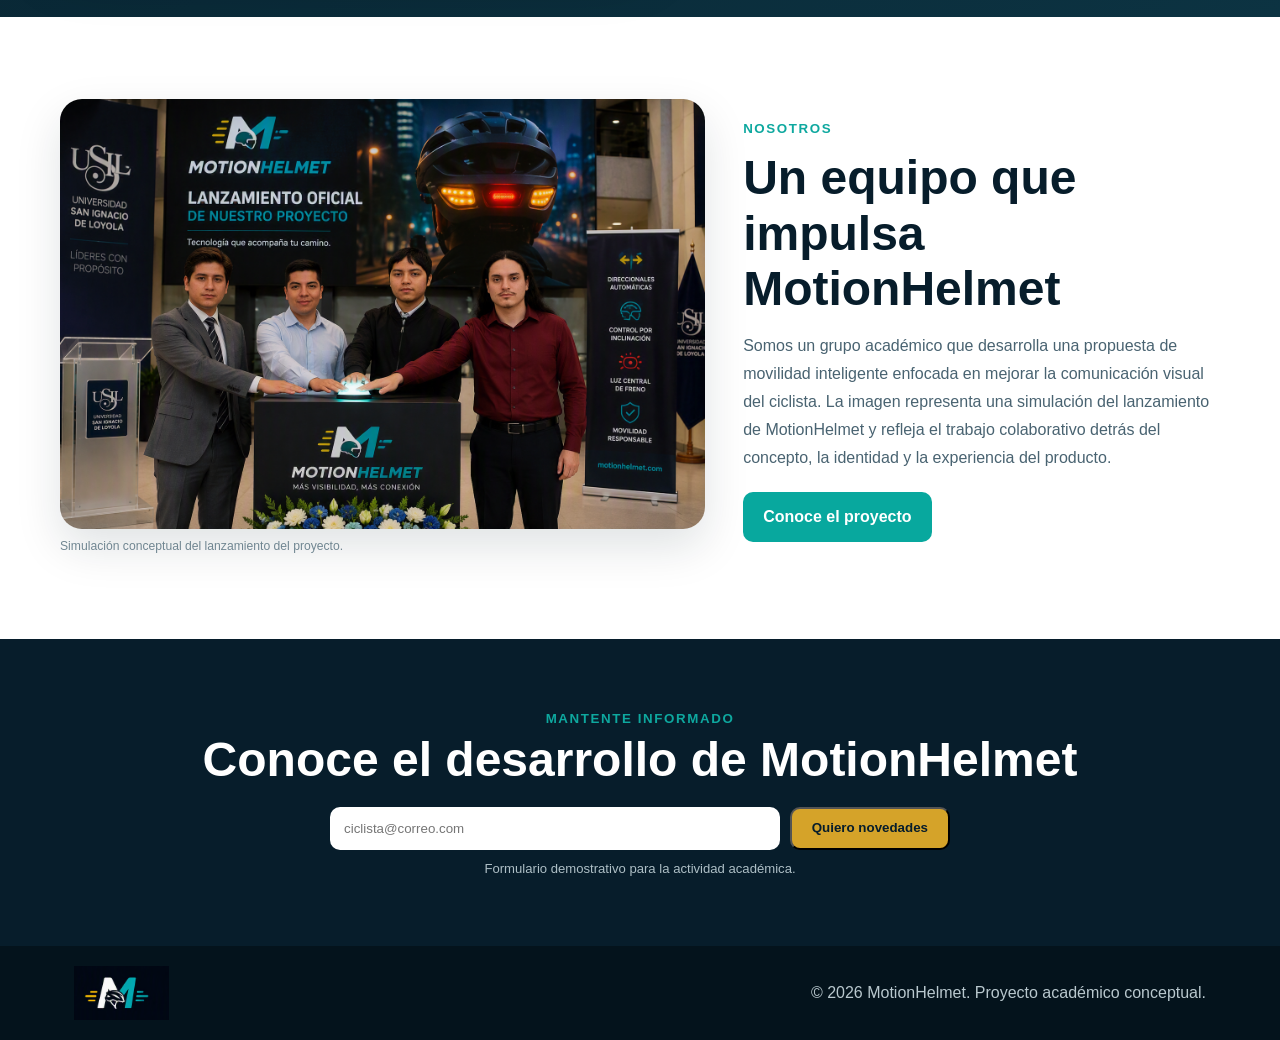
<file: v11 Arreglado/index.html>
<!doctype html><html lang="es"><head><meta charset="utf-8"><meta name="viewport" content="width=device-width,initial-scale=1"><title>MotionHelmet</title><link rel="icon" href="motionhelmet-icono.png"><link rel="stylesheet" href="styles.css"></head><body><audio id="backgroundMusic" autoplay loop preload="auto" aria-hidden="true"><source src="MotionHelmet_Innovacion_Urbana.mp3" type="audio/mpeg"></audio><header><nav class="wrap"><a class="brand" href="#inicio"><img src="motionhelmet-logo-principal.png" alt="MotionHelmet"></a><button id="toggle" aria-label="Abrir menú">☰</button><ul id="menu"><li><a href="#inicio">Inicio</a></li><li><a href="#beneficios">Beneficios</a></li><li><a href="#imagen">Imagen</a></li><li><a href="#articulo-corto">Artículos</a></li><li><a href="#funcionamiento">Funcionamiento</a></li><li><a href="#redes">Redes</a></li><li><a href="#nosotros">Nosotros</a></li><li><a href="#contacto">Contacto</a></li></ul></nav></header><main>
<section id="inicio" class="hero"><div class="wrap hero-grid"><div><small>Tecnología que te acompaña</small><h1>Señaliza tus giros <em>sin soltar el control.</em></h1><p>MotionHelmet detecta inclinaciones configuradas y activa luces direccionales como apoyo visual para la comunicación del ciclista.</p><div class="actions"><a class="btn primary" href="#contacto">Quiero conocer más</a><a class="btn secondary" href="#funcionamiento">Ver cómo funciona</a></div></div><img src="motionhelmet-ciclista.png" alt="Ciclista con casco MotionHelmet"></div></section>
<section class="value"><div class="wrap"><small>Propuesta de valor</small><h2>Señaliza sin apartar las manos del manubrio</h2></div></section>
<section id="beneficios" class="section"><div class="wrap"><div class="heading"><small>Beneficios</small><h2>Pensado para cada recorrido</h2></div><div class="cards"><article><b>◉</b><h3>Mayor visibilidad</h3><p>Luces para comunicar la intención de giro.</p></article><article><b>↔</b><h3>Control por inclinación</h3><p>Sensores que reconocen movimientos configurados.</p></article><article><b>◇</b><h3>Señalización intuitiva</h3><p>Direccionales ámbar y luz roja central.</p></article></div></div></section>
<section id="imagen" class="section pale"><div class="wrap split"><div><small>Imagen conceptual</small><h2>Una lógica visual familiar</h2><p>Direccionales laterales ámbar y luz central roja inspiradas en la señalización vehicular.</p><aside><strong>Nota:</strong> Es una propuesta conceptual, no garantiza resultados de seguridad.</aside></div><img src="motionhelmet-ciclista2.png" alt="Casco con luces direccionales"></div></section>
<section id="articulo-corto" class="section"><article class="wrap reading"><small>Artículo corto</small><h2>Una nueva forma de señalizar sobre dos ruedas</h2><p>Moverse en bicicleta por la ciudad exige atención constante. Al acercarse a una intersección o prepararse para girar, el ciclista necesita comunicar su intención a conductores y peatones. Sin embargo, las señales manuales pueden ser menos visibles durante la noche, bajo condiciones de tránsito intenso o cuando el entorno demanda mantener un mayor control del manubrio.</p><p>MotionHelmet propone una alternativa complementaria: un casco inteligente que reconoce movimientos de inclinación previamente configurados y activa luces direccionales. Así, un gesto sencillo se transforma en una señal luminosa que ayuda a hacer más clara la intención de giro. Su propuesta integra sensores e iluminación en un accesorio pensado para ciclistas urbanos, estudiantes y repartidores que recorren la ciudad diariamente.</p><p>La novedad está en una interacción intuitiva que evita depender de un control manual adicional. El sistema detecta, interpreta y señaliza, manteniendo una experiencia tecnológica, deportiva y fácil de comprender. MotionHelmet no reemplaza las señales viales, la atención permanente ni los equipos de protección certificados. Su función es acompañar las prácticas de conducción responsable.</p></article></section>
<section id="articulo-largo" class="section long"><div class="wrap article-grid"><aside class="toc"><small>Artículo largo</small><h2>Contenido</h2><p>959 palabras</p><ol><li><a href="#parte-1">Introducción</a></li><li><a href="#parte-2">El problema de comunicar un giro</a></li><li><a href="#parte-3">Contexto y público del proyecto</a></li><li><a href="#parte-4">La propuesta de MotionHelmet</a></li><li><a href="#parte-5">Beneficios esperados</a></li><li><a href="#parte-6">Limitaciones y aspectos por verificar</a></li><li><a href="#parte-7">Conclusión</a></li></ol></aside><article class="paper"><small>Proyecto MotionHelmet</small><h2>Tecnología de inclinación para una señalización ciclista más visible</h2><p class="lead">Análisis conceptual del problema, contexto, propuesta, beneficios y limitaciones.</p><section id="parte-1" class="part"><h3>Introducción</h3><p>La bicicleta forma parte de la movilidad cotidiana de estudiantes, trabajadores, repartidores y otras personas que se desplazan por la ciudad. Durante estos recorridos, comunicar una intención de giro es una acción importante para favorecer la convivencia entre ciclistas, conductores y peatones. Las señales realizadas con los brazos cumplen esa función, pero su visibilidad puede variar según la iluminación, la congestión de la vía, la distancia y la atención de quienes circulan alrededor. En este contexto surge MotionHelmet, una propuesta conceptual de casco inteligente que busca complementar la señalización del ciclista mediante luces direccionales activadas por movimientos de inclinación previamente configurados. El proyecto no se presenta como una garantía de seguridad ni como sustituto de las normas viales. Su propósito es explorar una interacción práctica entre el movimiento del usuario, los sensores y la iluminación aplicada a la movilidad urbana.</p></section><section id="parte-2" class="part"><h3>El problema de comunicar un giro</h3><p>Un ciclista necesita mantener el control de la bicicleta, observar el entorno y anticipar las acciones de otros usuarios de la vía. Cuando se aproxima a una intersección debe, además, comunicar hacia dónde se desplazará. En situaciones nocturnas o de tránsito intenso, una señal manual podría no ser percibida con claridad. Esta afirmación describe una necesidad considerada por el equipo, pero su frecuencia e impacto tendrían que verificarse mediante observación, entrevistas con ciclistas o pruebas de campo. También se plantea que añadir controles manuales al manubrio podría aumentar la cantidad de acciones requeridas durante el recorrido. Este es otro supuesto del proyecto que debería evaluarse con usuarios antes de afirmar que una alternativa por inclinación resulta más cómoda. MotionHelmet parte de estas situaciones para proponer un apoyo visual integrado al casco, sin eliminar la responsabilidad individual de conducir con atención.</p></section><section id="parte-3" class="part"><h3>Contexto y público del proyecto</h3><p>La propuesta está dirigida principalmente a ciclistas urbanos. Dentro de este público se consideran estudiantes, repartidores y personas que utilizan la bicicleta como medio de transporte habitual. Estos perfiles pueden recorrer vías con condiciones diferentes y, por eso, no se debe asumir que todos tienen las mismas necesidades. Un repartidor podría realizar trayectos prolongados, mientras que un estudiante podría usar la bicicleta solo en determinados horarios. Asimismo, factores como el clima, el tipo de casco, la postura y la infraestructura vial pueden influir en el uso del producto. Por ello, el equipo plantea a estos grupos como público objetivo inicial, no como usuarios ya validados. Para conocer mejor el contexto sería necesario realizar entrevistas, identificar movimientos naturales de la cabeza y analizar qué inclinaciones pueden distinguirse de las acciones normales de observar el tránsito.</p></section><section id="parte-4" class="part"><h3>La propuesta de MotionHelmet</h3><p>MotionHelmet propone incorporar sensores de inclinación y luces direccionales en un casco para bicicleta. Su funcionamiento conceptual se divide en tres momentos. Primero, el sensor detectaría un movimiento definido por el sistema. Después, un componente de control interpretaría si ese movimiento corresponde a una intención de giro. Finalmente, se activaría la luz direccional asociada durante un periodo determinado. Estas características son propuestas de diseño y no resultados de un prototipo validado. Antes de implementarlas se tendrían que definir los ángulos de inclinación, la duración del gesto, el mecanismo para cancelar la señal y la forma de evitar activaciones accidentales. También sería necesario decidir si la configuración se realiza directamente en el casco o mediante una aplicación. La interacción debe ser sencilla, pero esa sencillez solo podría comprobarse con pruebas de usabilidad.</p></section><section id="parte-5" class="part"><h3>Beneficios esperados</h3><p>El primer beneficio esperado es aportar una señal luminosa adicional que ayude a comunicar la intención de giro. El segundo es permitir una interacción sin depender de un botón manual adicional, ya que la activación se basaría en movimientos previamente configurados. El tercero es integrar señalización e iluminación en un elemento que el ciclista ya utiliza como protección. También se espera que la propuesta resulte fácil de comprender: detectar, interpretar y señalizar. Sin embargo, estos beneficios son expectativas del proyecto y requieren validación. Será necesario comprobar si las luces son visibles a distintas distancias y condiciones, si los gestos se reconocen correctamente y si el usuario comprende cuándo la señal está activada. Una posible mejora sería incorporar una confirmación discreta, visual o sonora, siempre que no genere distracción. Cualquier decisión tendría que priorizar la comodidad y una comunicación clara.</p></section><section id="parte-6" class="part"><h3>Limitaciones y aspectos por verificar</h3><p>El proyecto presenta limitaciones técnicas y de uso que deben reconocerse desde el inicio. Un movimiento normal para observar el entorno podría confundirse con una orden, por lo que el sistema necesitaría mecanismos para reducir activaciones involuntarias. La autonomía de la batería, la resistencia al agua, el peso añadido, la distribución de los componentes y el mantenimiento son variables aún no definidas. También debe verificarse que una modificación del casco no afecte su estructura ni sus certificaciones. MotionHelmet no debe reemplazar las señales exigidas por la normativa aplicable, y las reglas concretas tendrían que consultarse en fuentes oficiales antes de una implementación real. Finalmente, la propuesta requiere pruebas con usuarios y evaluación en entornos controlados antes de considerar su uso en vías públicas. Reconocer estas limitaciones permite presentar el proyecto con transparencia y evita atribuirle resultados que todavía no han sido demostrados.</p></section><section id="parte-7" class="part"><h3>Conclusión</h3><p>MotionHelmet combina una necesidad de comunicación vial con una propuesta tecnológica basada en sensores de inclinación y luces direccionales. Su valor potencial se encuentra en transformar un movimiento configurado en una señal visual complementaria, manteniendo una interacción sencilla y coherente con el ciclismo urbano. No obstante, el proyecto se encuentra en una etapa conceptual. Sus beneficios, comodidad y funcionamiento deben evaluarse mediante investigación con usuarios, desarrollo de prototipos y pruebas controladas. Diferenciar los hechos generales de los supuestos y de las características propuestas ayuda a construir una idea responsable y verificable. El siguiente paso consiste en conversar con ciclistas, identificar gestos adecuados y elaborar un prototipo básico que permita medir la precisión de la detección. Conoce MotionHelmet y acompaña el desarrollo de una alternativa orientada a una movilidad más visible, conectada y consciente.</p></section></article></div></section>
<section id="funcionamiento" class="section"><div class="wrap"><div class="heading"><small>Funcionamiento</small><h2>De la inclinación a la señal</h2></div><div class="cards"><article><b>1</b><h3>Detecta</h3><p>Registra el movimiento configurado.</p></article><article><b>2</b><h3>Interpreta</h3><p>Reconoce la dirección asociada.</p></article><article><b>3</b><h3>Señaliza</h3><p>Activa la luz correspondiente.</p></article></div><aside class="notice"><strong>Uso responsable:</strong> MotionHelmet complementa, pero no sustituye, la atención, las normas viales ni los implementos certificados.</aside></div></section>
<section id="redes" class="section social"><div class="wrap"><div class="heading light"><small>Comunidad MotionHelmet</small><h2>Síguenos en nuestras redes</h2><p>Conoce novedades y acompaña el desarrollo conceptual del proyecto.</p></div><div class="social-layout"><article class="post"><header class="post-head"><img src="motionhelmet-icono.png" alt="Icono MotionHelmet"><div><strong>MotionHelmet</strong><span>@motionhelmet · Publicación conceptual</span></div><b>•••</b></header><img class="poster" src="motionhelmet-poster.png" alt="Póster promocional de MotionHelmet"><div class="post-actions"><button type="button">♡ <span>Me gusta</span></button><button type="button">○ <span>Comentar</span></button><button type="button">↗ <span>Compartir</span></button></div><div class="caption"><strong>@motionhelmet</strong> Señaliza tus giros sin soltar el control. Conoce nuestra propuesta de movilidad inteligente.<p>#MotionHelmet #CiclismoUrbano #MovilidadInteligente</p></div></article><aside class="follow"><img src="motionhelmet-logo-principal.png" alt="Logo MotionHelmet"><h3>Acompaña el proyecto</h3><p>Contenido conceptual sobre tecnología, ciclismo y movilidad urbana.</p><div class="networks"><button type="button">◎ Red visual <small>Próximamente</small></button><button type="button">f Comunidad <small>Próximamente</small></button><button type="button">in Red profesional <small>Próximamente</small></button></div><p class="academic"><strong>Representación académica:</strong> la cuenta, publicación e interacciones son simuladas y no corresponden a perfiles reales.</p></aside></div></div></section>
<section id="nosotros" class="section about"><div class="wrap about-grid"><figure><img src="motionhelmet-lanzamiento.png" alt="Simulación académica del equipo durante el lanzamiento de MotionHelmet"><figcaption>Simulación conceptual del lanzamiento del proyecto.</figcaption></figure><div><small>Nosotros</small><h2>Un equipo que impulsa MotionHelmet</h2><p>Somos un grupo académico que desarrolla una propuesta de movilidad inteligente enfocada en mejorar la comunicación visual del ciclista. La imagen representa una simulación del lanzamiento de MotionHelmet y refleja el trabajo colaborativo detrás del concepto, la identidad y la experiencia del producto.</p><a class="btn primary" href="#contacto">Conoce el proyecto</a></div></div></section>
<section id="contacto" class="contact"><div class="wrap"><small>Mantente informado</small><h2>Conoce el desarrollo de MotionHelmet</h2><form id="form"><input type="email" placeholder="ciclista@correo.com" required><button class="btn accent">Quiero novedades</button></form><p id="msg">Formulario demostrativo para la actividad académica.</p></div></section></main><footer class="site-footer"><div class="wrap foot"><img src="motionhelmet-icono.png"><p>© 2026 MotionHelmet. Proyecto académico conceptual.</p></div></footer><script src="script.js"></script><a class="version-arrow version-prev" href="../v10%20Creacion%20musica/index.html" aria-label="Volver a la versión 10">←</a><a class="version-arrow" href="../index.html" aria-label="Ir al índice general">→</a></body></html>
</file>
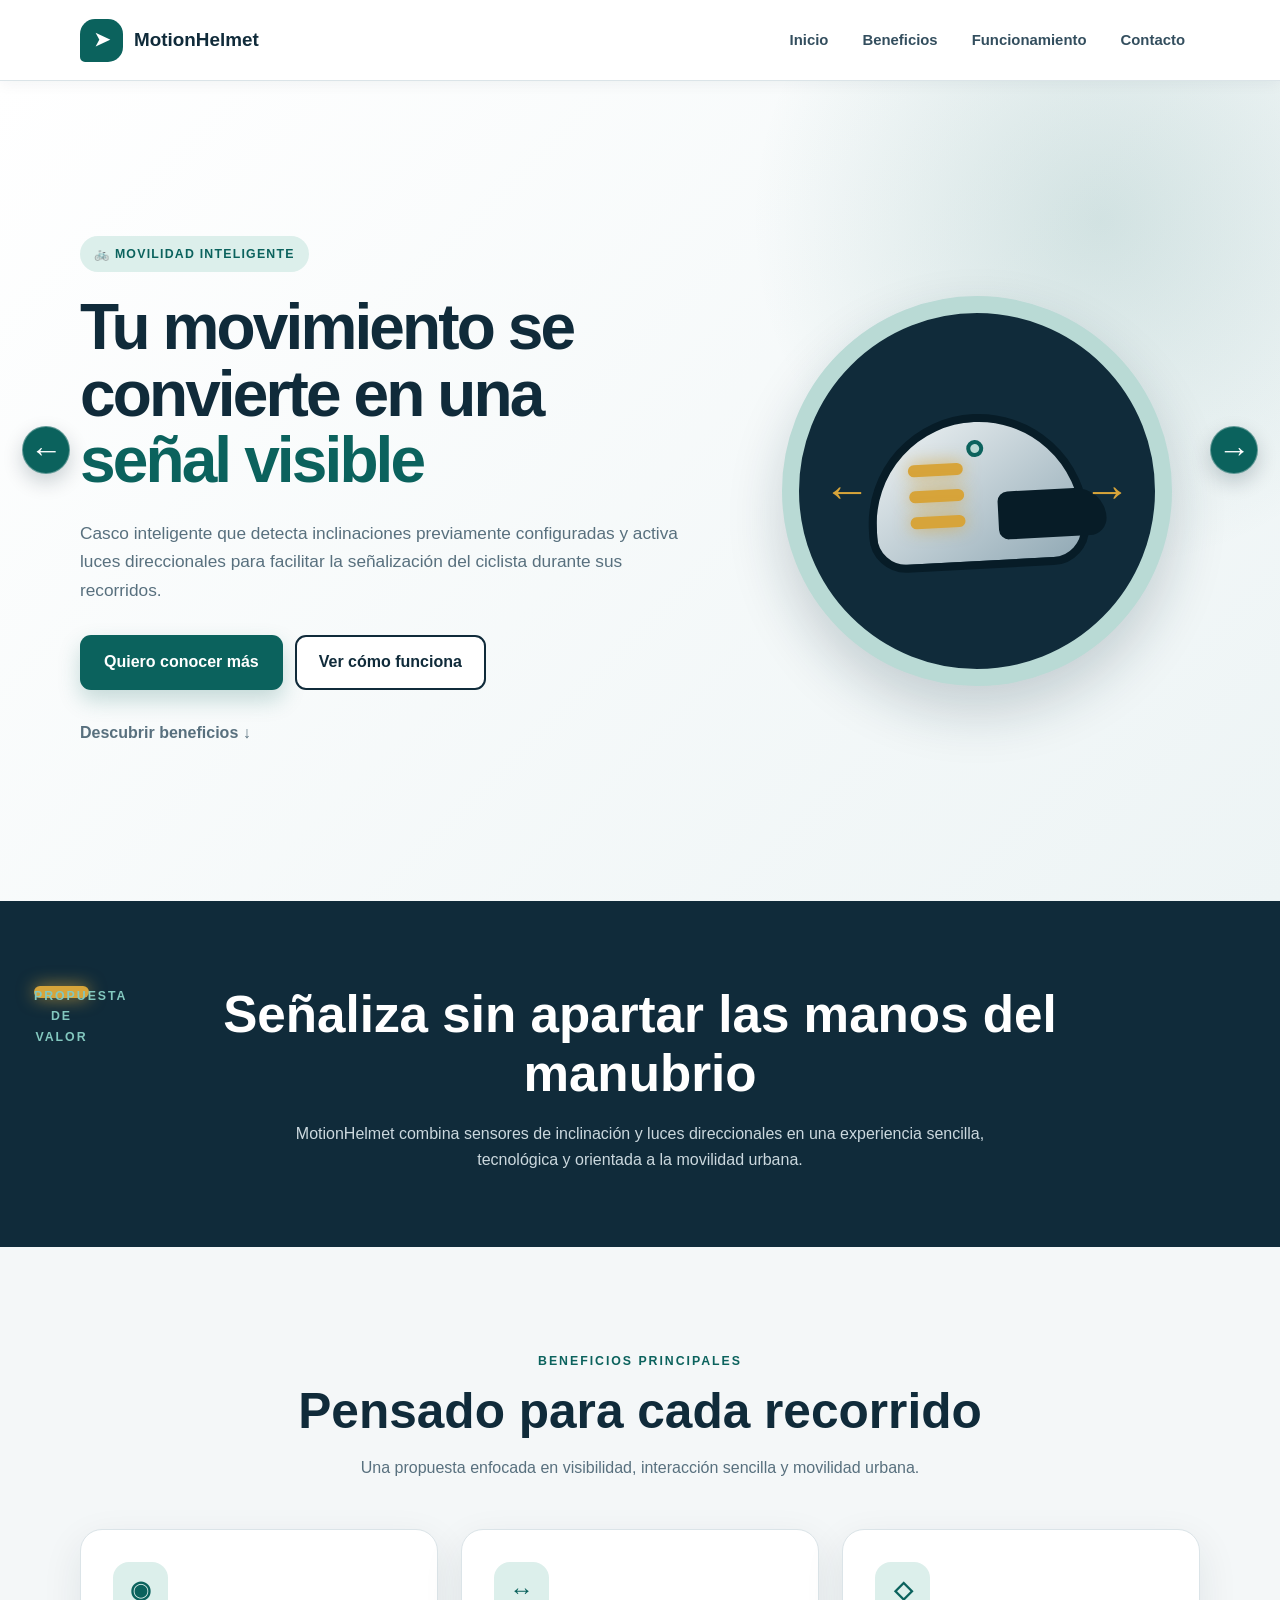
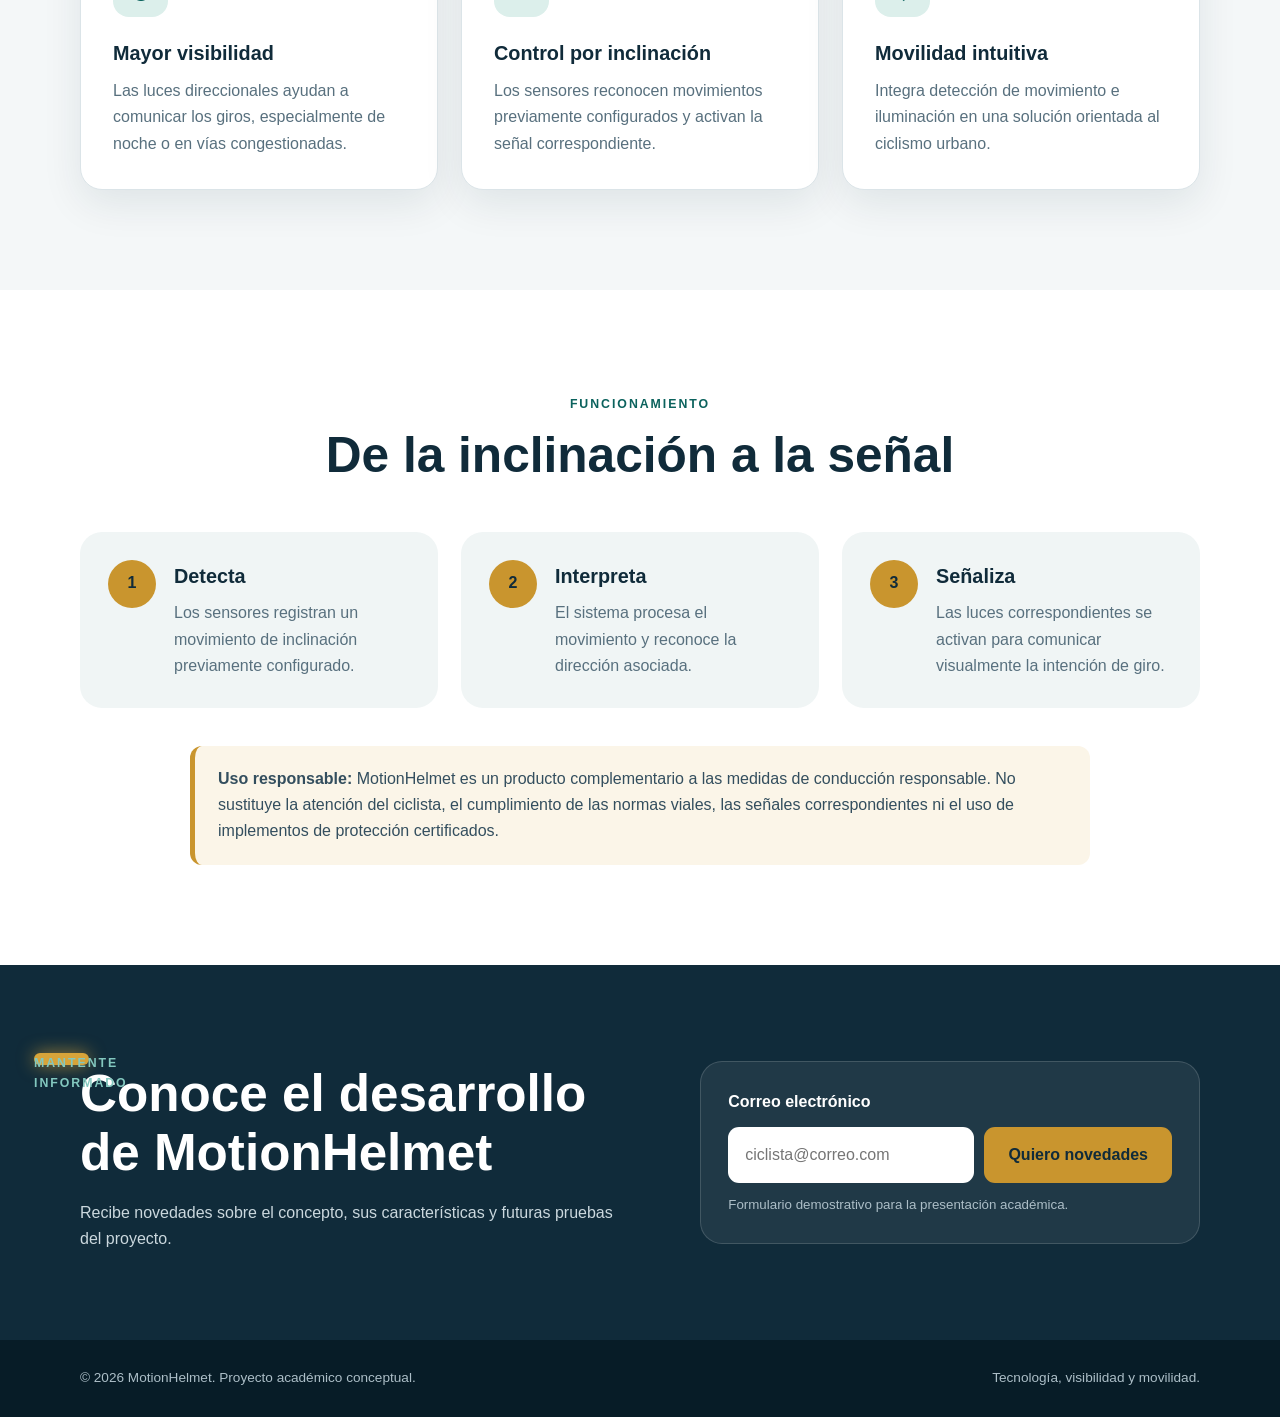
<file: V2 Mejora visual/index.html>
<!DOCTYPE html>
<html lang="es">
<head>
  <meta charset="UTF-8">
  <meta name="viewport" content="width=device-width, initial-scale=1.0">
  <meta name="description" content="MotionHelmet, casco inteligente para ciclistas con luces direccionales controladas mediante inclinación.">
  <title>MotionHelmet | Movilidad inteligente</title>
  <link rel="stylesheet" href="styles.css">
</head>
<body>
  <header class="header">
    <nav class="navbar container" aria-label="Navegación principal">
      <a class="logo" href="#inicio" aria-label="MotionHelmet, ir al inicio">
        <span class="logo-icon">➤</span>
        <span>MotionHelmet</span>
      </a>

      <button class="menu-toggle" id="menuToggle" aria-label="Abrir menú" aria-expanded="false">☰</button>

      <ul class="nav-links" id="navLinks">
        <li><a href="#inicio">Inicio</a></li>
        <li><a href="#beneficios">Beneficios</a></li>
        <li><a href="#funcionamiento">Funcionamiento</a></li>
        <li><a href="#contacto">Contacto</a></li>
      </ul>
    </nav>
  </header>

  <main>
    <section class="hero" id="inicio">
      <div class="container hero-grid">
        <div class="hero-copy">
          <span class="tag">🚲 Movilidad inteligente</span>
          <h1>Tu movimiento se convierte en una <span>señal visible</span></h1>
          <p>Casco inteligente que detecta inclinaciones previamente configuradas y activa luces direccionales para facilitar la señalización del ciclista durante sus recorridos.</p>
          <div class="hero-actions">
            <a class="btn btn-primary" href="#contacto">Quiero conocer más</a>
            <a class="btn btn-secondary" href="#funcionamiento">Ver cómo funciona</a>
          </div>
          <a class="discover" href="#beneficios">Descubrir beneficios ↓</a>
        </div>

        <div class="helmet-scene" role="img" aria-label="Representación de casco inteligente con luces direccionales">
          <span class="direction direction-left">←</span>
          <div class="helmet">
            <div class="sensor"></div>
            <div class="light light-1"></div>
            <div class="light light-2"></div>
            <div class="light light-3"></div>
            <div class="visor"></div>
          </div>
          <span class="direction direction-right">→</span>
        </div>
      </div>
    </section>

    <section class="value">
      <div class="container value-content">
        <span class="section-label light">Propuesta de valor</span>
        <h2>Señaliza sin apartar las manos del manubrio</h2>
        <p>MotionHelmet combina sensores de inclinación y luces direccionales en una experiencia sencilla, tecnológica y orientada a la movilidad urbana.</p>
      </div>
    </section>

    <section class="section" id="beneficios">
      <div class="container">
        <header class="section-heading">
          <span class="section-label">Beneficios principales</span>
          <h2>Pensado para cada recorrido</h2>
          <p>Una propuesta enfocada en visibilidad, interacción sencilla y movilidad urbana.</p>
        </header>

        <div class="cards">
          <article class="card">
            <span class="card-icon">◉</span>
            <h3>Mayor visibilidad</h3>
            <p>Las luces direccionales ayudan a comunicar los giros, especialmente de noche o en vías congestionadas.</p>
          </article>
          <article class="card">
            <span class="card-icon">↔</span>
            <h3>Control por inclinación</h3>
            <p>Los sensores reconocen movimientos previamente configurados y activan la señal correspondiente.</p>
          </article>
          <article class="card">
            <span class="card-icon">◇</span>
            <h3>Movilidad intuitiva</h3>
            <p>Integra detección de movimiento e iluminación en una solución orientada al ciclismo urbano.</p>
          </article>
        </div>
      </div>
    </section>

    <section class="section operation" id="funcionamiento">
      <div class="container">
        <header class="section-heading">
          <span class="section-label">Funcionamiento</span>
          <h2>De la inclinación a la señal</h2>
        </header>

        <div class="steps">
          <article class="step"><span>1</span><div><h3>Detecta</h3><p>Los sensores registran un movimiento de inclinación previamente configurado.</p></div></article>
          <article class="step"><span>2</span><div><h3>Interpreta</h3><p>El sistema procesa el movimiento y reconoce la dirección asociada.</p></div></article>
          <article class="step"><span>3</span><div><h3>Señaliza</h3><p>Las luces correspondientes se activan para comunicar visualmente la intención de giro.</p></div></article>
        </div>

        <aside class="notice">
          <strong>Uso responsable:</strong> MotionHelmet es un producto complementario a las medidas de conducción responsable. No sustituye la atención del ciclista, el cumplimiento de las normas viales, las señales correspondientes ni el uso de implementos de protección certificados.
        </aside>
      </div>
    </section>

    <section class="contact" id="contacto">
      <div class="container contact-grid">
        <div>
          <span class="section-label light">Mantente informado</span>
          <h2>Conoce el desarrollo de MotionHelmet</h2>
          <p>Recibe novedades sobre el concepto, sus características y futuras pruebas del proyecto.</p>
        </div>
        <form class="contact-form" id="contactForm">
          <label for="email">Correo electrónico</label>
          <div class="form-row">
            <input type="email" id="email" placeholder="ciclista@correo.com" required>
            <button class="btn btn-accent" type="submit">Quiero novedades</button>
          </div>
          <small id="formMessage">Formulario demostrativo para la presentación académica.</small>
        </form>
      </div>
    </section>
  </main>

  <footer class="footer">
    <div class="container footer-content">
      <p>© 2026 MotionHelmet. Proyecto académico conceptual.</p>
      <p>Tecnología, visibilidad y movilidad.</p>
    </div>
  </footer>

  <script src="script.js"></script>
<a class="version-arrow version-prev" href="../v1%20Creacion/index.html" aria-label="Volver a la versión 1">←</a><a class="version-arrow" href="../v3%20Creacion%20articulo%20corto/index.html" aria-label="Ir a la versión 3">→</a>
</body>
</html>
</file>
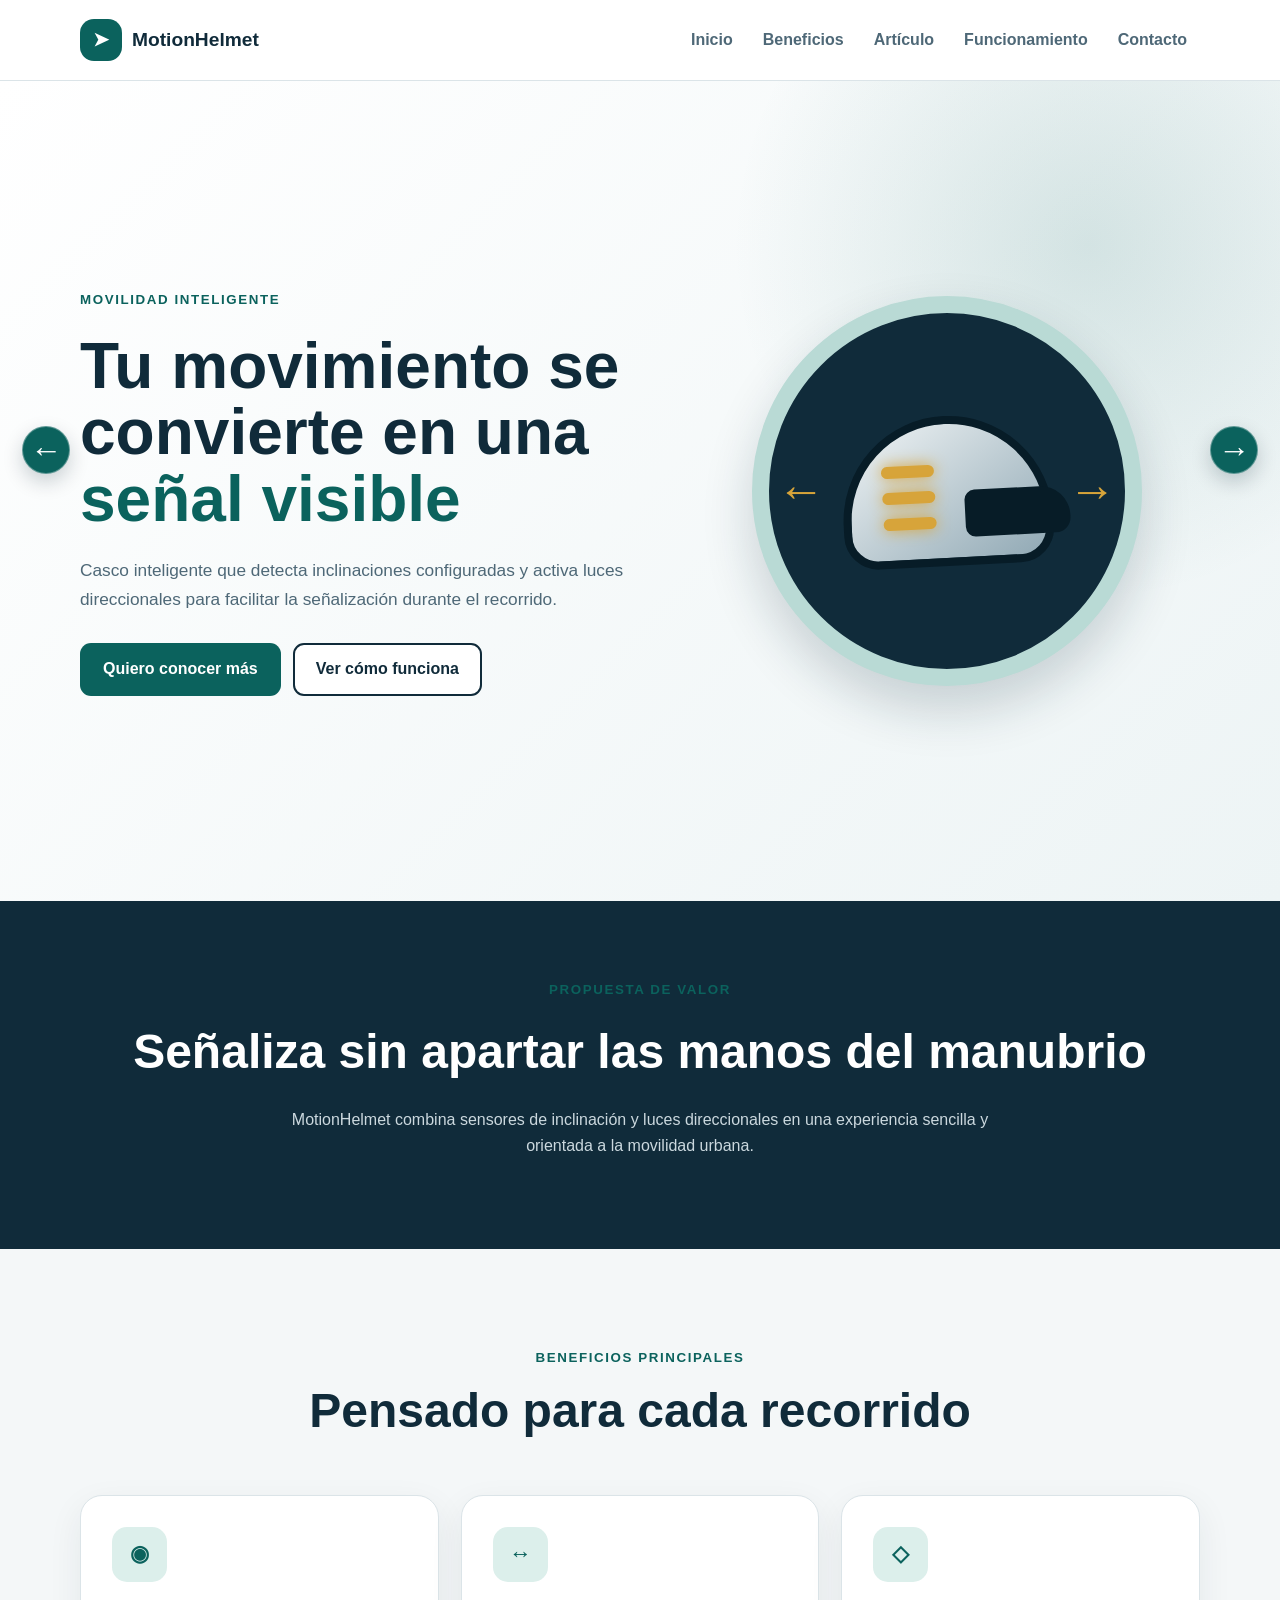
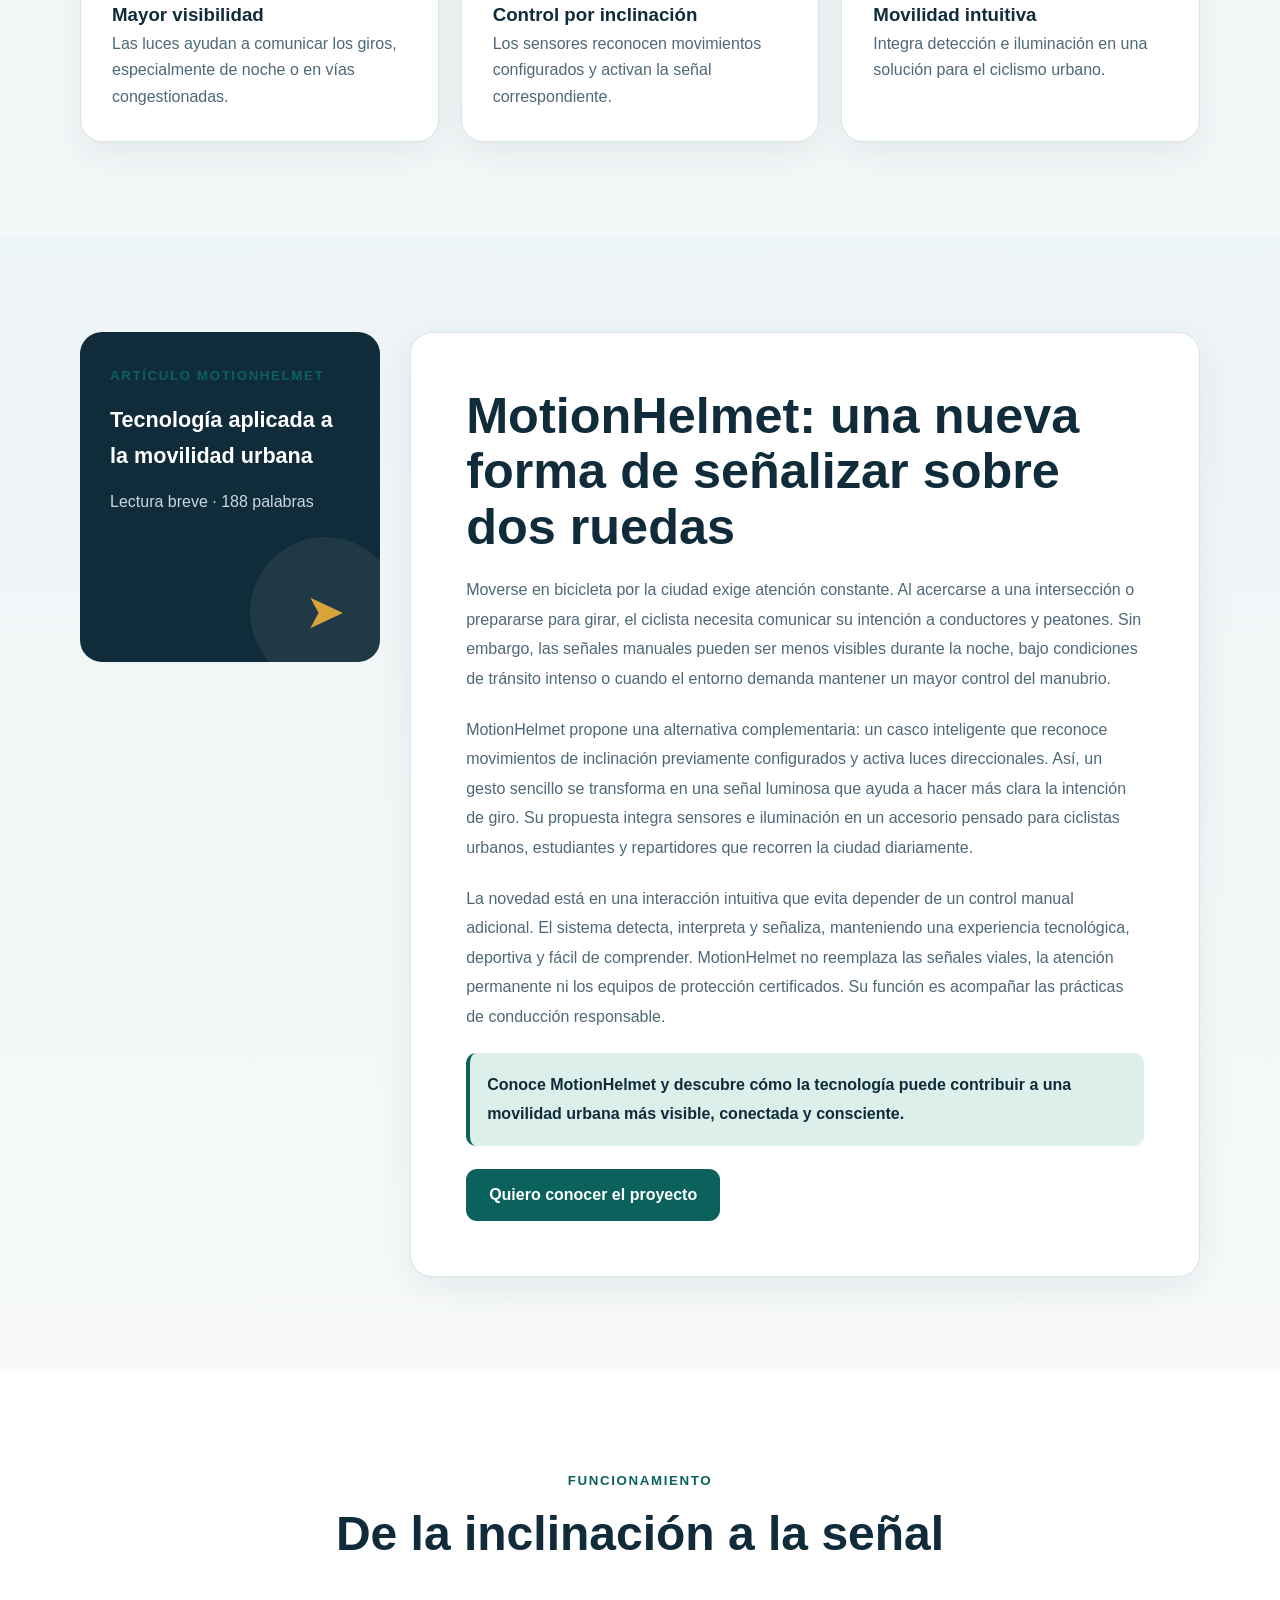
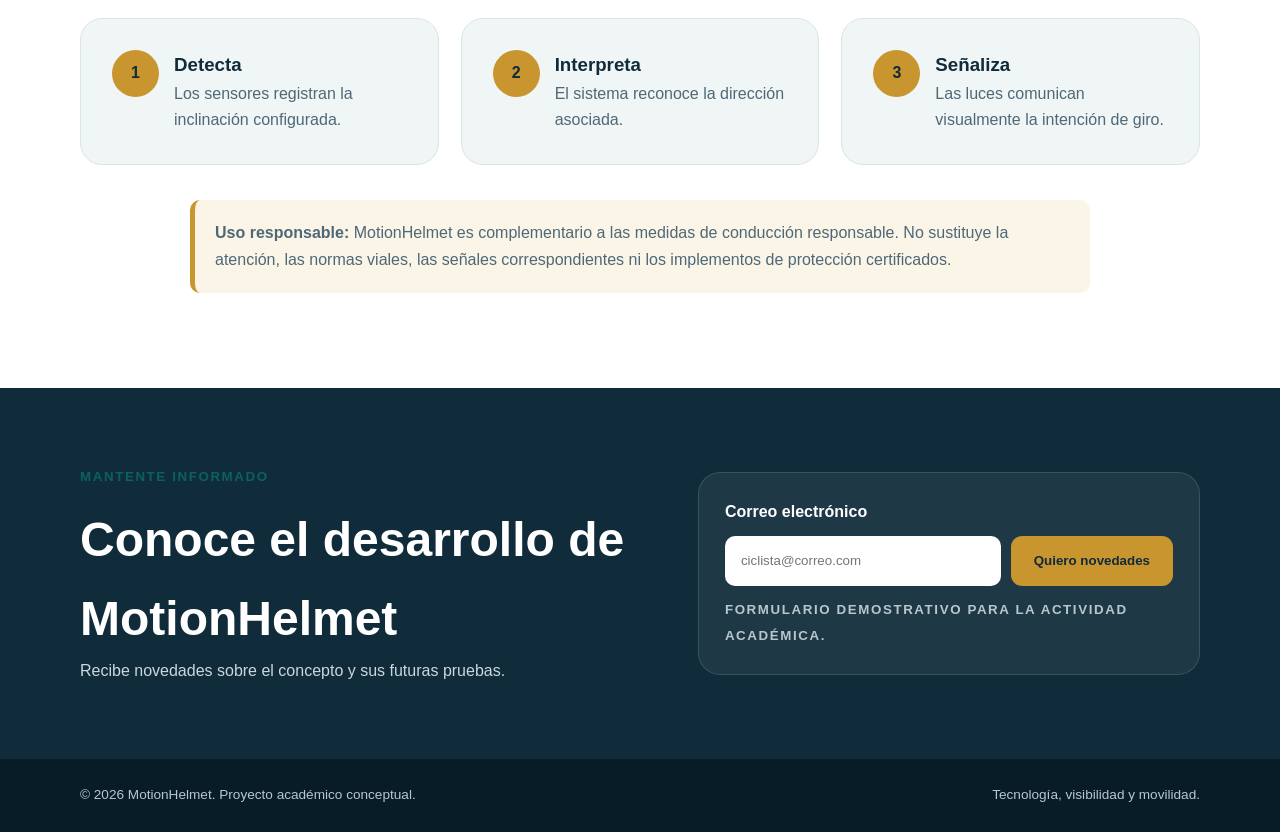
<file: v3 Creacion articulo corto/index.html>
<!doctype html><html lang="es"><head><meta charset="utf-8"><meta name="viewport" content="width=device-width,initial-scale=1"><title>MotionHelmet</title><link rel="stylesheet" href="styles.css"></head><body>
<header><nav class="wrap"><a class="logo" href="#inicio"><b>➤</b> MotionHelmet</a><button id="toggle" aria-label="Abrir menú">☰</button><ul id="menu"><li><a href="#inicio">Inicio</a></li><li><a href="#beneficios">Beneficios</a></li><li><a href="#articulo">Artículo</a></li><li><a href="#funcionamiento">Funcionamiento</a></li><li><a href="#contacto">Contacto</a></li></ul></nav></header>
<main><section id="inicio" class="hero"><div class="wrap grid"><div><small>Movilidad inteligente</small><h1>Tu movimiento se convierte en una <em>señal visible</em></h1><p>Casco inteligente que detecta inclinaciones configuradas y activa luces direccionales para facilitar la señalización durante el recorrido.</p><div class="actions"><a class="btn primary" href="#contacto">Quiero conocer más</a><a class="btn secondary" href="#funcionamiento">Ver cómo funciona</a></div></div><div class="scene"><i>←</i><div class="helmet"><span></span><span></span><span></span><b></b></div><i>→</i></div></div></section>
<section class="value"><div class="wrap"><small>Propuesta de valor</small><h2>Señaliza sin apartar las manos del manubrio</h2><p>MotionHelmet combina sensores de inclinación y luces direccionales en una experiencia sencilla y orientada a la movilidad urbana.</p></div></section>
<section id="beneficios" class="section"><div class="wrap"><div class="heading"><small>Beneficios principales</small><h2>Pensado para cada recorrido</h2></div><div class="cards"><article><b>◉</b><h3>Mayor visibilidad</h3><p>Las luces ayudan a comunicar los giros, especialmente de noche o en vías congestionadas.</p></article><article><b>↔</b><h3>Control por inclinación</h3><p>Los sensores reconocen movimientos configurados y activan la señal correspondiente.</p></article><article><b>◇</b><h3>Movilidad intuitiva</h3><p>Integra detección e iluminación en una solución para el ciclismo urbano.</p></article></div></div></section>
<section id="articulo" class="section article-bg"><div class="wrap article-grid"><aside><small>Artículo MotionHelmet</small><h3>Tecnología aplicada a la movilidad urbana</h3><p>Lectura breve · 188 palabras</p><div class="mini">➤</div></aside><article class="article"><h2>MotionHelmet: una nueva forma de señalizar sobre dos ruedas</h2><p>Moverse en bicicleta por la ciudad exige atención constante. Al acercarse a una intersección o prepararse para girar, el ciclista necesita comunicar su intención a conductores y peatones. Sin embargo, las señales manuales pueden ser menos visibles durante la noche, bajo condiciones de tránsito intenso o cuando el entorno demanda mantener un mayor control del manubrio.</p><p>MotionHelmet propone una alternativa complementaria: un casco inteligente que reconoce movimientos de inclinación previamente configurados y activa luces direccionales. Así, un gesto sencillo se transforma en una señal luminosa que ayuda a hacer más clara la intención de giro. Su propuesta integra sensores e iluminación en un accesorio pensado para ciclistas urbanos, estudiantes y repartidores que recorren la ciudad diariamente.</p><p>La novedad está en una interacción intuitiva que evita depender de un control manual adicional. El sistema detecta, interpreta y señaliza, manteniendo una experiencia tecnológica, deportiva y fácil de comprender. MotionHelmet no reemplaza las señales viales, la atención permanente ni los equipos de protección certificados. Su función es acompañar las prácticas de conducción responsable.</p><p>Conoce MotionHelmet y descubre cómo la tecnología puede contribuir a una movilidad urbana más visible, conectada y consciente.</p><a class="btn primary" href="#contacto">Quiero conocer el proyecto</a></article></div></section>
<section id="funcionamiento" class="section white"><div class="wrap"><div class="heading"><small>Funcionamiento</small><h2>De la inclinación a la señal</h2></div><div class="steps"><article><b>1</b><div><h3>Detecta</h3><p>Los sensores registran la inclinación configurada.</p></div></article><article><b>2</b><div><h3>Interpreta</h3><p>El sistema reconoce la dirección asociada.</p></div></article><article><b>3</b><div><h3>Señaliza</h3><p>Las luces comunican visualmente la intención de giro.</p></div></article></div><aside class="notice"><strong>Uso responsable:</strong> MotionHelmet es complementario a las medidas de conducción responsable. No sustituye la atención, las normas viales, las señales correspondientes ni los implementos de protección certificados.</aside></div></section>
<section id="contacto" class="contact"><div class="wrap contact-grid"><div><small>Mantente informado</small><h2>Conoce el desarrollo de MotionHelmet</h2><p>Recibe novedades sobre el concepto y sus futuras pruebas.</p></div><form id="form"><label for="email">Correo electrónico</label><div><input id="email" type="email" placeholder="ciclista@correo.com" required><button class="btn accent">Quiero novedades</button></div><small id="msg">Formulario demostrativo para la actividad académica.</small></form></div></section></main>
<footer><div class="wrap"><p>© 2026 MotionHelmet. Proyecto académico conceptual.</p><p>Tecnología, visibilidad y movilidad.</p></div></footer><script src="script.js"></script><a class="version-arrow" href="../v4%20Creacion%20articulo%20grande/index.html" aria-label="Ir a la versión 4">→</a><a class="version-arrow version-prev" href="../V2%20Mejora%20visual/index.html" aria-label="Volver a la versión 2">←</a></body></html>
</file>
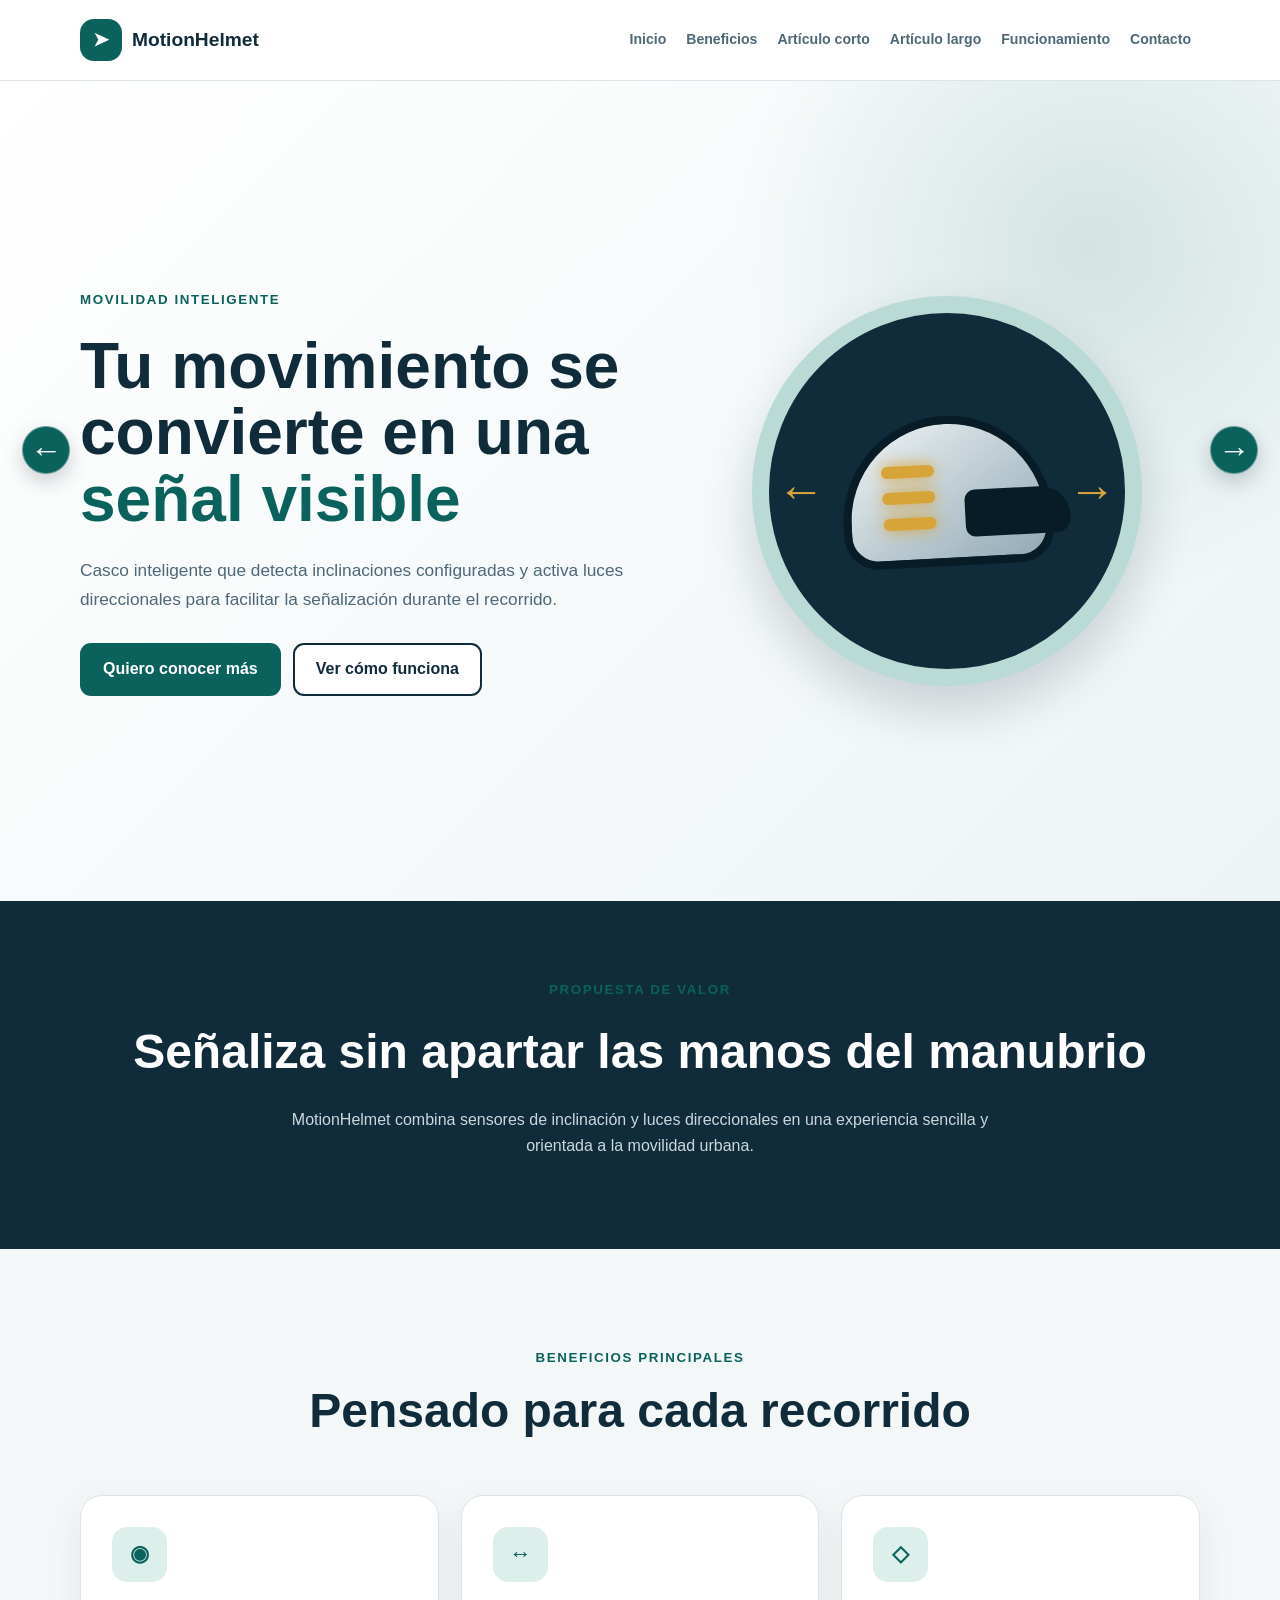
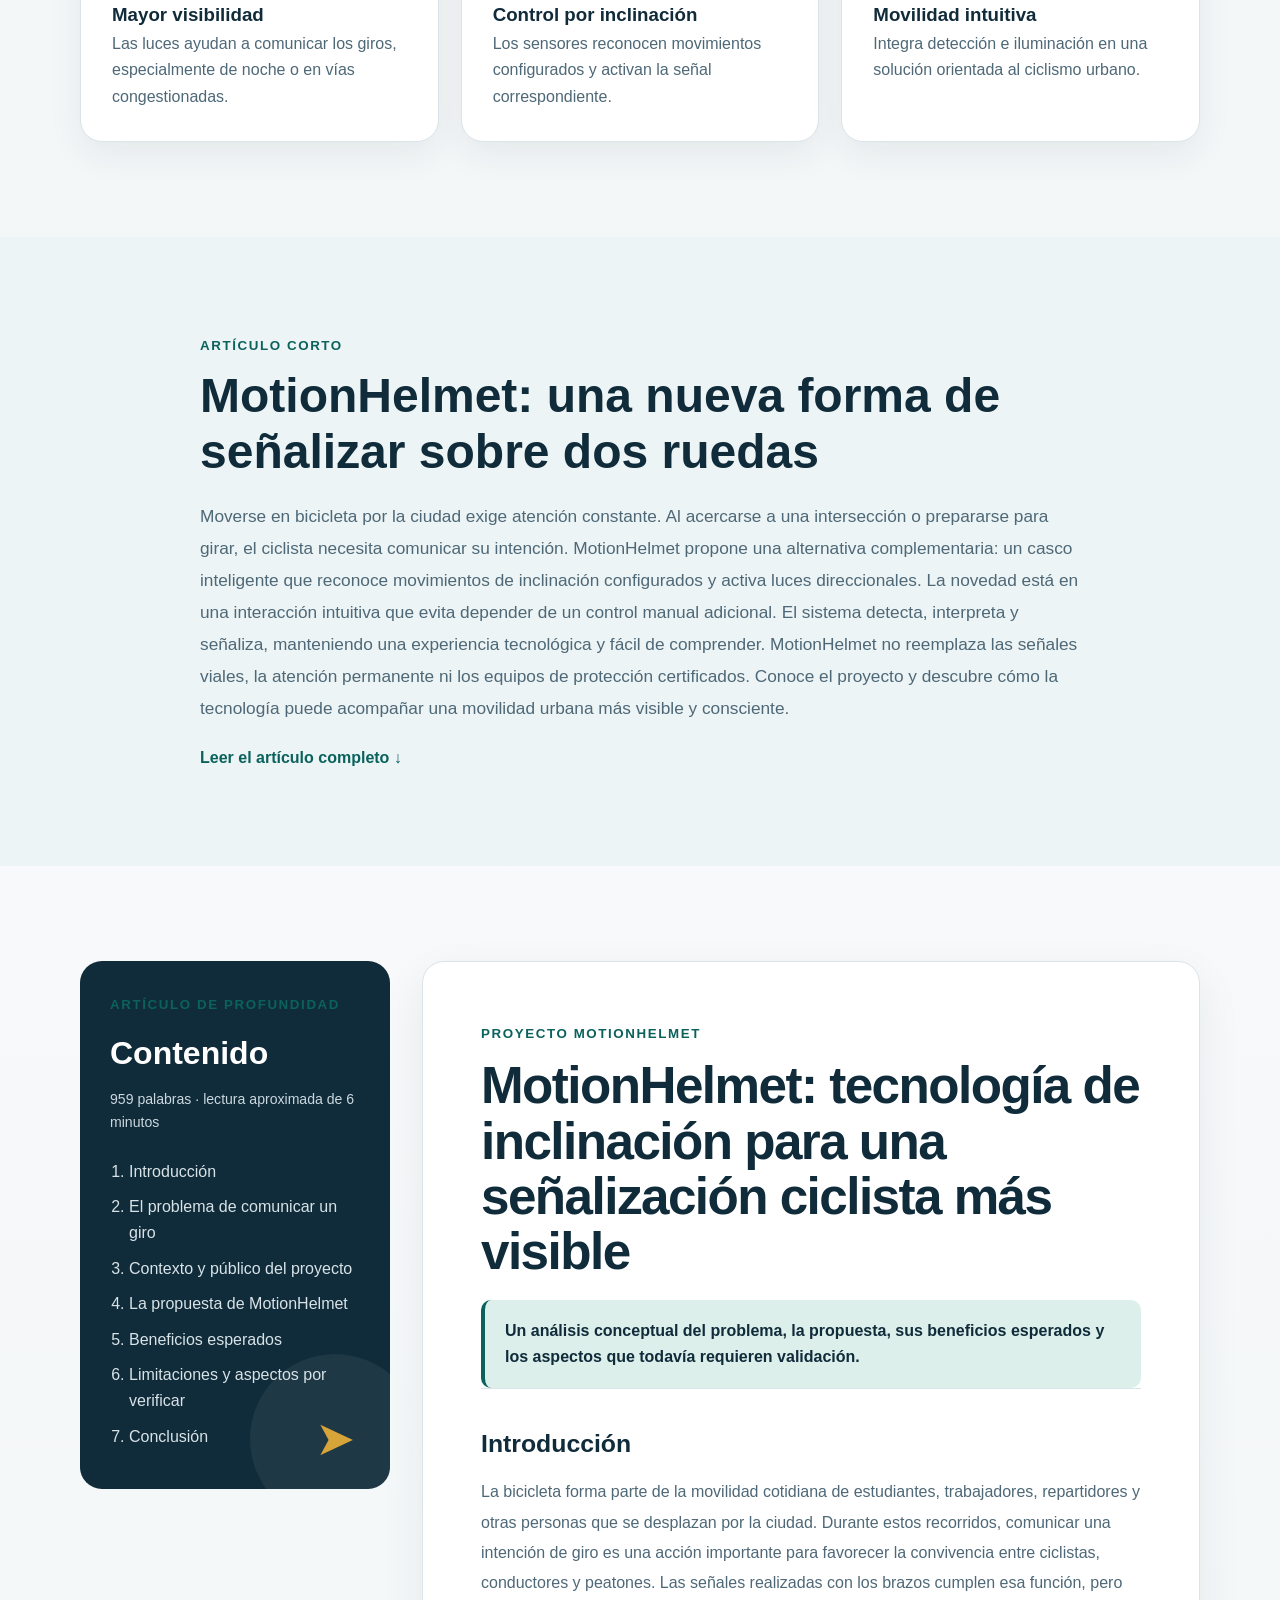
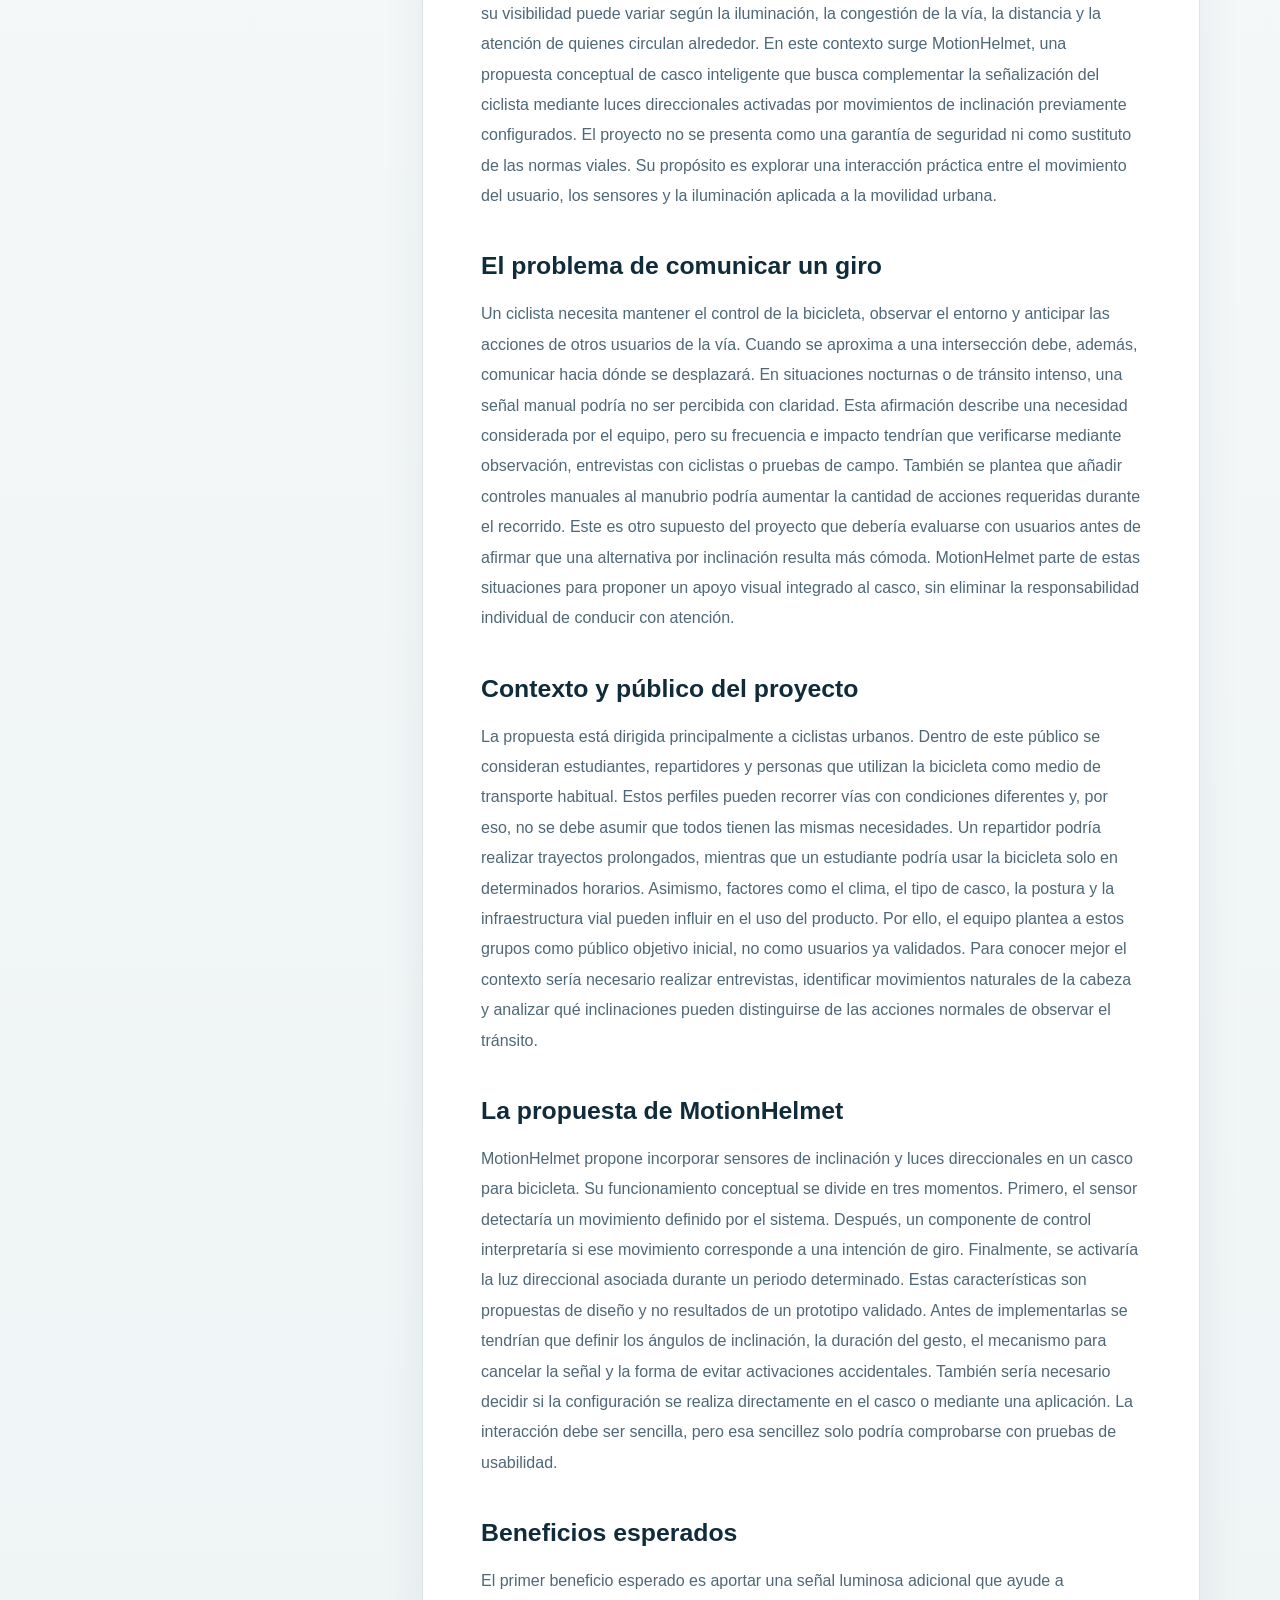
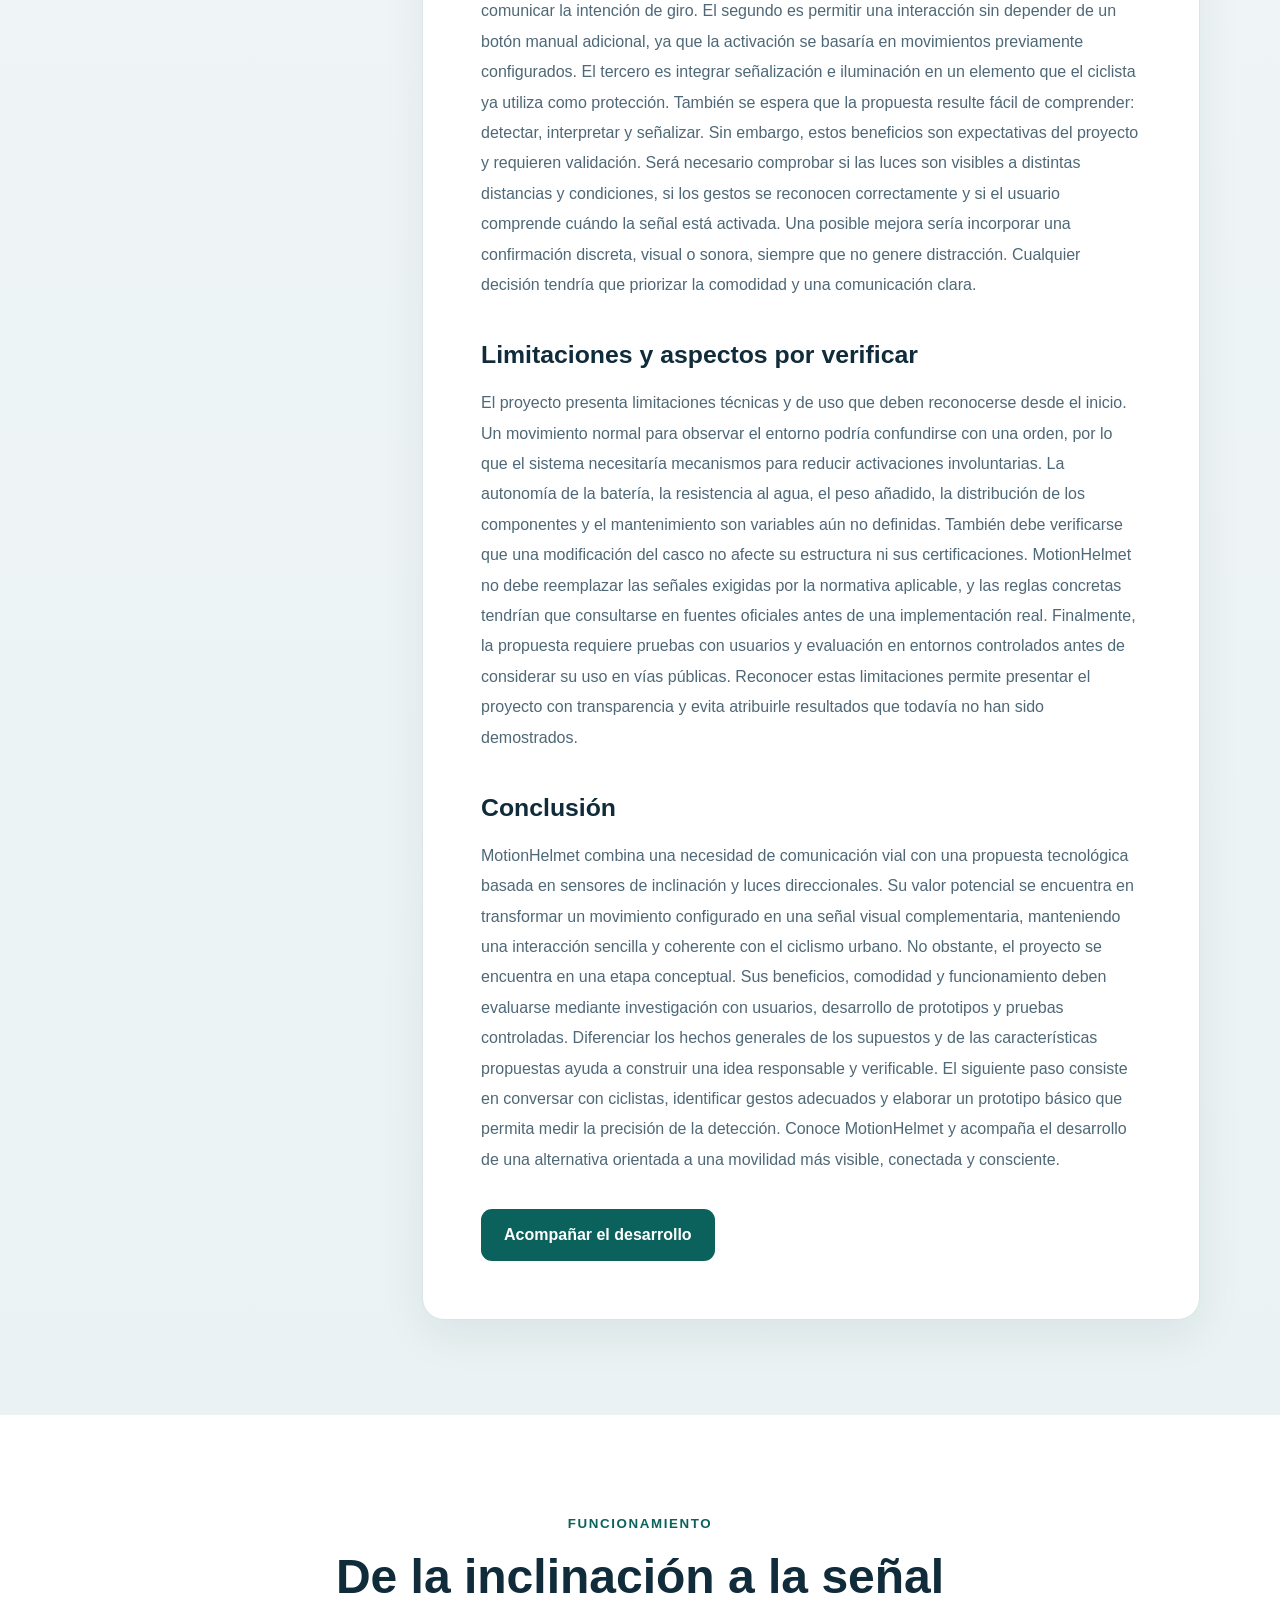
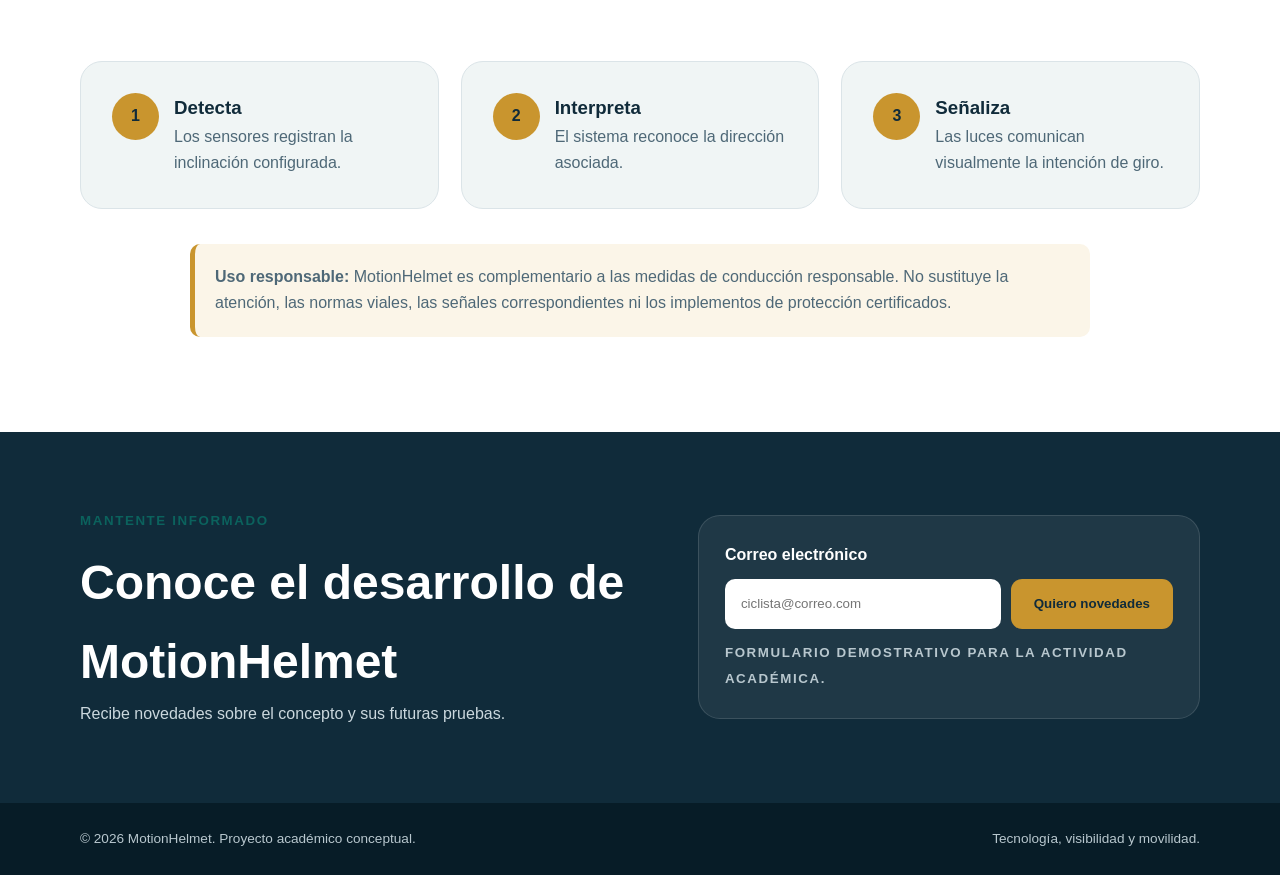
<file: v4 Creacion articulo grande/index.html>
<!doctype html><html lang="es"><head><meta charset="utf-8"><meta name="viewport" content="width=device-width,initial-scale=1"><meta name="description" content="MotionHelmet, casco inteligente para ciclistas con luces direccionales controladas mediante inclinación."><title>MotionHelmet | Movilidad inteligente</title><link rel="stylesheet" href="styles.css"></head><body>
<header><nav class="wrap"><a class="logo" href="#inicio"><b>➤</b> MotionHelmet</a><button id="toggle" aria-label="Abrir menú" aria-expanded="false">☰</button><ul id="menu"><li><a href="#inicio">Inicio</a></li><li><a href="#beneficios">Beneficios</a></li><li><a href="#articulo-corto">Artículo corto</a></li><li><a href="#articulo-largo">Artículo largo</a></li><li><a href="#funcionamiento">Funcionamiento</a></li><li><a href="#contacto">Contacto</a></li></ul></nav></header>
<main><section id="inicio" class="hero"><div class="wrap hero-grid"><div><small>Movilidad inteligente</small><h1>Tu movimiento se convierte en una <em>señal visible</em></h1><p>Casco inteligente que detecta inclinaciones configuradas y activa luces direccionales para facilitar la señalización durante el recorrido.</p><div class="actions"><a class="btn primary" href="#contacto">Quiero conocer más</a><a class="btn secondary" href="#funcionamiento">Ver cómo funciona</a></div></div><div class="scene"><i>←</i><div class="helmet"><span></span><span></span><span></span><b></b></div><i>→</i></div></div></section>
<section class="value"><div class="wrap"><small>Propuesta de valor</small><h2>Señaliza sin apartar las manos del manubrio</h2><p>MotionHelmet combina sensores de inclinación y luces direccionales en una experiencia sencilla y orientada a la movilidad urbana.</p></div></section>
<section id="beneficios" class="section"><div class="wrap"><div class="heading"><small>Beneficios principales</small><h2>Pensado para cada recorrido</h2></div><div class="cards"><article><b>◉</b><h3>Mayor visibilidad</h3><p>Las luces ayudan a comunicar los giros, especialmente de noche o en vías congestionadas.</p></article><article><b>↔</b><h3>Control por inclinación</h3><p>Los sensores reconocen movimientos configurados y activan la señal correspondiente.</p></article><article><b>◇</b><h3>Movilidad intuitiva</h3><p>Integra detección e iluminación en una solución orientada al ciclismo urbano.</p></article></div></div></section>
<section id="articulo-corto" class="section soft"><div class="wrap compact-article"><small>Artículo corto</small><h2>MotionHelmet: una nueva forma de señalizar sobre dos ruedas</h2><p>Moverse en bicicleta por la ciudad exige atención constante. Al acercarse a una intersección o prepararse para girar, el ciclista necesita comunicar su intención. MotionHelmet propone una alternativa complementaria: un casco inteligente que reconoce movimientos de inclinación configurados y activa luces direccionales. La novedad está en una interacción intuitiva que evita depender de un control manual adicional. El sistema detecta, interpreta y señaliza, manteniendo una experiencia tecnológica y fácil de comprender. MotionHelmet no reemplaza las señales viales, la atención permanente ni los equipos de protección certificados. Conoce el proyecto y descubre cómo la tecnología puede acompañar una movilidad urbana más visible y consciente.</p><a class="text-link" href="#articulo-largo">Leer el artículo completo ↓</a></div></section>
<section id="articulo-largo" class="section long-bg"><div class="wrap long-layout"><aside class="article-index"><small>Artículo de profundidad</small><h2>Contenido</h2><p>959 palabras · lectura aproximada de 6 minutos</p><ol><li><a href="#parte-1">Introducción</a></li><li><a href="#parte-2">El problema de comunicar un giro</a></li><li><a href="#parte-3">Contexto y público del proyecto</a></li><li><a href="#parte-4">La propuesta de MotionHelmet</a></li><li><a href="#parte-5">Beneficios esperados</a></li><li><a href="#parte-6">Limitaciones y aspectos por verificar</a></li><li><a href="#parte-7">Conclusión</a></li></ol><div class="mini">➤</div></aside><article class="long-article"><header><small>Proyecto MotionHelmet</small><h2>MotionHelmet: tecnología de inclinación para una señalización ciclista más visible</h2><p class="lead">Un análisis conceptual del problema, la propuesta, sus beneficios esperados y los aspectos que todavía requieren validación.</p></header><section class="article-part" id="parte-1"><h3>Introducción</h3><p>La bicicleta forma parte de la movilidad cotidiana de estudiantes, trabajadores, repartidores y otras personas que se desplazan por la ciudad. Durante estos recorridos, comunicar una intención de giro es una acción importante para favorecer la convivencia entre ciclistas, conductores y peatones. Las señales realizadas con los brazos cumplen esa función, pero su visibilidad puede variar según la iluminación, la congestión de la vía, la distancia y la atención de quienes circulan alrededor. En este contexto surge MotionHelmet, una propuesta conceptual de casco inteligente que busca complementar la señalización del ciclista mediante luces direccionales activadas por movimientos de inclinación previamente configurados. El proyecto no se presenta como una garantía de seguridad ni como sustituto de las normas viales. Su propósito es explorar una interacción práctica entre el movimiento del usuario, los sensores y la iluminación aplicada a la movilidad urbana.</p></section><section class="article-part" id="parte-2"><h3>El problema de comunicar un giro</h3><p>Un ciclista necesita mantener el control de la bicicleta, observar el entorno y anticipar las acciones de otros usuarios de la vía. Cuando se aproxima a una intersección debe, además, comunicar hacia dónde se desplazará. En situaciones nocturnas o de tránsito intenso, una señal manual podría no ser percibida con claridad. Esta afirmación describe una necesidad considerada por el equipo, pero su frecuencia e impacto tendrían que verificarse mediante observación, entrevistas con ciclistas o pruebas de campo. También se plantea que añadir controles manuales al manubrio podría aumentar la cantidad de acciones requeridas durante el recorrido. Este es otro supuesto del proyecto que debería evaluarse con usuarios antes de afirmar que una alternativa por inclinación resulta más cómoda. MotionHelmet parte de estas situaciones para proponer un apoyo visual integrado al casco, sin eliminar la responsabilidad individual de conducir con atención.</p></section><section class="article-part" id="parte-3"><h3>Contexto y público del proyecto</h3><p>La propuesta está dirigida principalmente a ciclistas urbanos. Dentro de este público se consideran estudiantes, repartidores y personas que utilizan la bicicleta como medio de transporte habitual. Estos perfiles pueden recorrer vías con condiciones diferentes y, por eso, no se debe asumir que todos tienen las mismas necesidades. Un repartidor podría realizar trayectos prolongados, mientras que un estudiante podría usar la bicicleta solo en determinados horarios. Asimismo, factores como el clima, el tipo de casco, la postura y la infraestructura vial pueden influir en el uso del producto. Por ello, el equipo plantea a estos grupos como público objetivo inicial, no como usuarios ya validados. Para conocer mejor el contexto sería necesario realizar entrevistas, identificar movimientos naturales de la cabeza y analizar qué inclinaciones pueden distinguirse de las acciones normales de observar el tránsito.</p></section><section class="article-part" id="parte-4"><h3>La propuesta de MotionHelmet</h3><p>MotionHelmet propone incorporar sensores de inclinación y luces direccionales en un casco para bicicleta. Su funcionamiento conceptual se divide en tres momentos. Primero, el sensor detectaría un movimiento definido por el sistema. Después, un componente de control interpretaría si ese movimiento corresponde a una intención de giro. Finalmente, se activaría la luz direccional asociada durante un periodo determinado. Estas características son propuestas de diseño y no resultados de un prototipo validado. Antes de implementarlas se tendrían que definir los ángulos de inclinación, la duración del gesto, el mecanismo para cancelar la señal y la forma de evitar activaciones accidentales. También sería necesario decidir si la configuración se realiza directamente en el casco o mediante una aplicación. La interacción debe ser sencilla, pero esa sencillez solo podría comprobarse con pruebas de usabilidad.</p></section><section class="article-part" id="parte-5"><h3>Beneficios esperados</h3><p>El primer beneficio esperado es aportar una señal luminosa adicional que ayude a comunicar la intención de giro. El segundo es permitir una interacción sin depender de un botón manual adicional, ya que la activación se basaría en movimientos previamente configurados. El tercero es integrar señalización e iluminación en un elemento que el ciclista ya utiliza como protección. También se espera que la propuesta resulte fácil de comprender: detectar, interpretar y señalizar. Sin embargo, estos beneficios son expectativas del proyecto y requieren validación. Será necesario comprobar si las luces son visibles a distintas distancias y condiciones, si los gestos se reconocen correctamente y si el usuario comprende cuándo la señal está activada. Una posible mejora sería incorporar una confirmación discreta, visual o sonora, siempre que no genere distracción. Cualquier decisión tendría que priorizar la comodidad y una comunicación clara.</p></section><section class="article-part" id="parte-6"><h3>Limitaciones y aspectos por verificar</h3><p>El proyecto presenta limitaciones técnicas y de uso que deben reconocerse desde el inicio. Un movimiento normal para observar el entorno podría confundirse con una orden, por lo que el sistema necesitaría mecanismos para reducir activaciones involuntarias. La autonomía de la batería, la resistencia al agua, el peso añadido, la distribución de los componentes y el mantenimiento son variables aún no definidas. También debe verificarse que una modificación del casco no afecte su estructura ni sus certificaciones. MotionHelmet no debe reemplazar las señales exigidas por la normativa aplicable, y las reglas concretas tendrían que consultarse en fuentes oficiales antes de una implementación real. Finalmente, la propuesta requiere pruebas con usuarios y evaluación en entornos controlados antes de considerar su uso en vías públicas. Reconocer estas limitaciones permite presentar el proyecto con transparencia y evita atribuirle resultados que todavía no han sido demostrados.</p></section><section class="article-part" id="parte-7"><h3>Conclusión</h3><p>MotionHelmet combina una necesidad de comunicación vial con una propuesta tecnológica basada en sensores de inclinación y luces direccionales. Su valor potencial se encuentra en transformar un movimiento configurado en una señal visual complementaria, manteniendo una interacción sencilla y coherente con el ciclismo urbano. No obstante, el proyecto se encuentra en una etapa conceptual. Sus beneficios, comodidad y funcionamiento deben evaluarse mediante investigación con usuarios, desarrollo de prototipos y pruebas controladas. Diferenciar los hechos generales de los supuestos y de las características propuestas ayuda a construir una idea responsable y verificable. El siguiente paso consiste en conversar con ciclistas, identificar gestos adecuados y elaborar un prototipo básico que permita medir la precisión de la detección. Conoce MotionHelmet y acompaña el desarrollo de una alternativa orientada a una movilidad más visible, conectada y consciente.</p></section><a class="btn primary" href="#contacto">Acompañar el desarrollo</a></article></div></section>
<section id="funcionamiento" class="section white"><div class="wrap"><div class="heading"><small>Funcionamiento</small><h2>De la inclinación a la señal</h2></div><div class="steps"><article><b>1</b><div><h3>Detecta</h3><p>Los sensores registran la inclinación configurada.</p></div></article><article><b>2</b><div><h3>Interpreta</h3><p>El sistema reconoce la dirección asociada.</p></div></article><article><b>3</b><div><h3>Señaliza</h3><p>Las luces comunican visualmente la intención de giro.</p></div></article></div><aside class="notice"><strong>Uso responsable:</strong> MotionHelmet es complementario a las medidas de conducción responsable. No sustituye la atención, las normas viales, las señales correspondientes ni los implementos de protección certificados.</aside></div></section>
<section id="contacto" class="contact"><div class="wrap contact-grid"><div><small>Mantente informado</small><h2>Conoce el desarrollo de MotionHelmet</h2><p>Recibe novedades sobre el concepto y sus futuras pruebas.</p></div><form id="form"><label for="email">Correo electrónico</label><div><input id="email" type="email" placeholder="ciclista@correo.com" required><button class="btn accent">Quiero novedades</button></div><small id="msg">Formulario demostrativo para la actividad académica.</small></form></div></section></main>
<footer><div class="wrap"><p>© 2026 MotionHelmet. Proyecto académico conceptual.</p><p>Tecnología, visibilidad y movilidad.</p></div></footer><script src="script.js"></script><a class="version-arrow" href="../v5%20Creacion%20imagen/index.html" aria-label="Ir a la versión 5">→</a><a class="version-arrow version-prev" href="../v3%20Creacion%20articulo%20corto/index.html" aria-label="Volver a la versión 3">←</a></body></html>
</file>
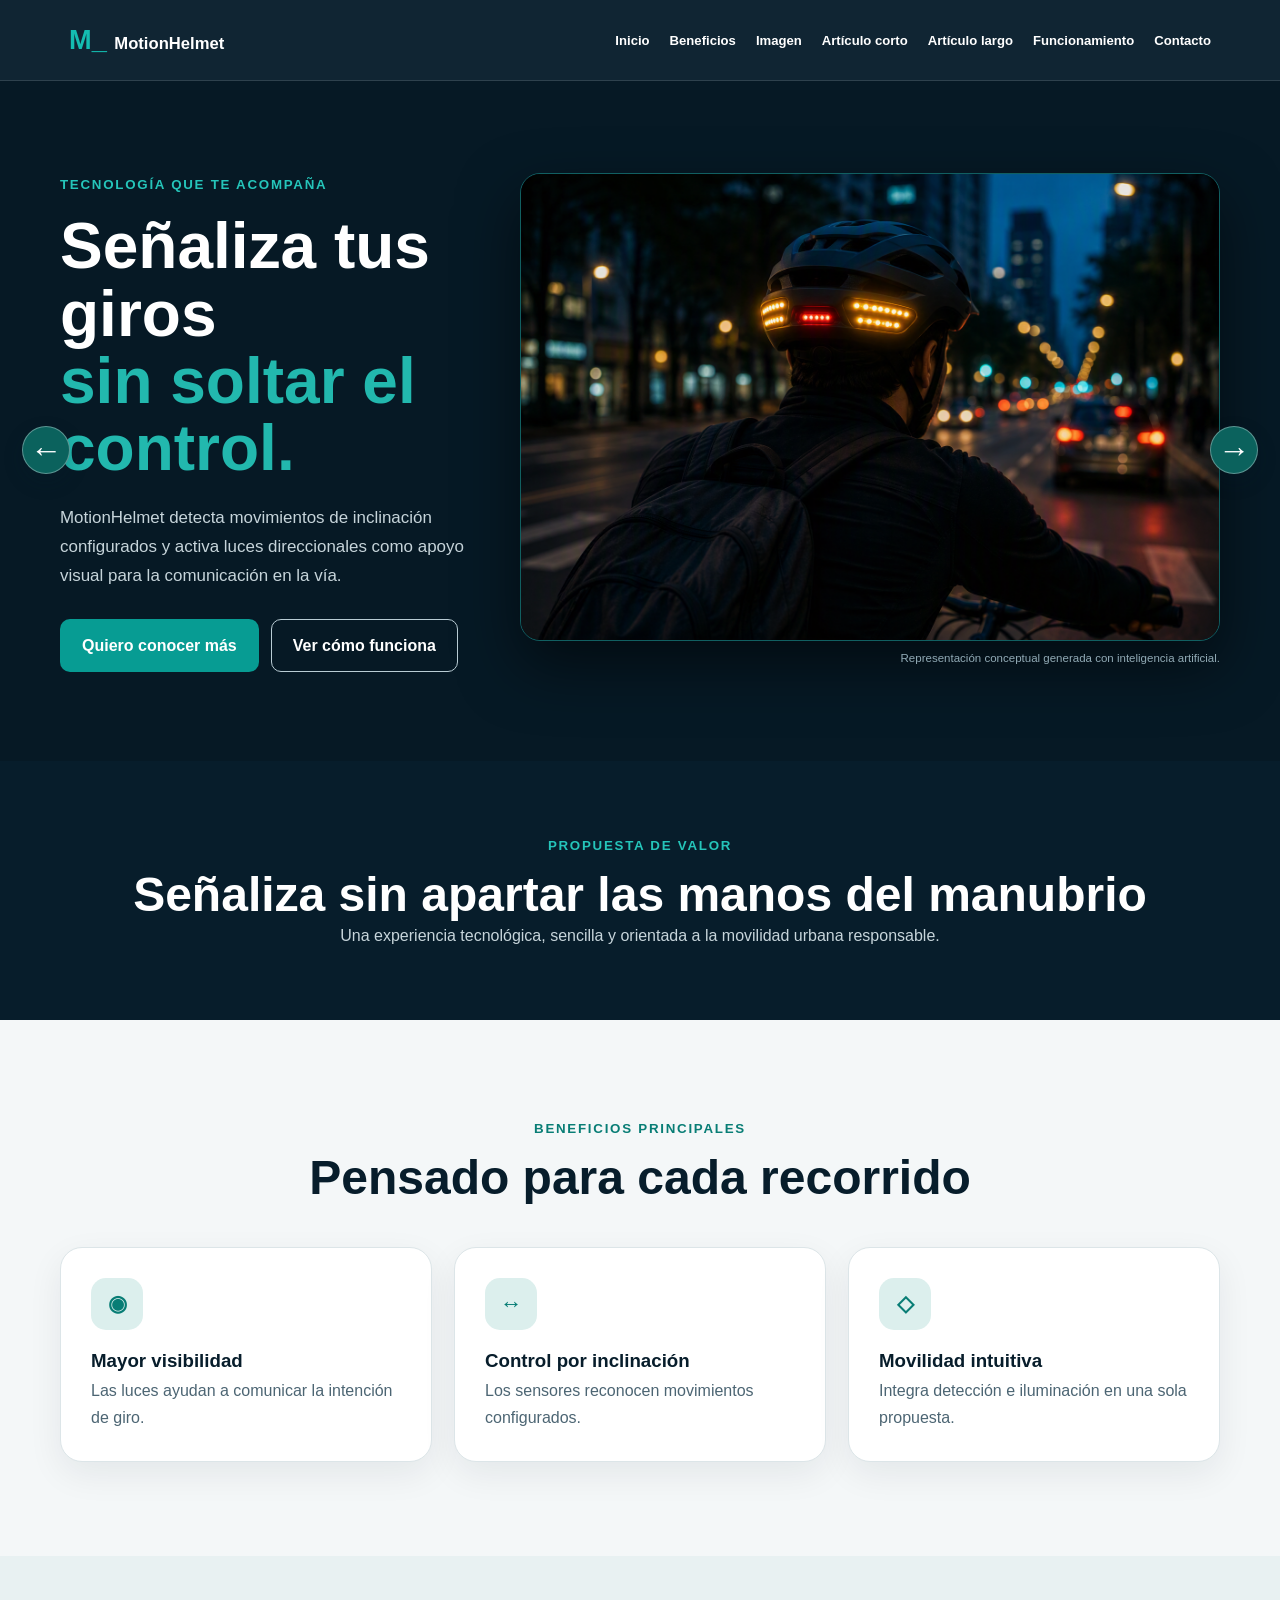
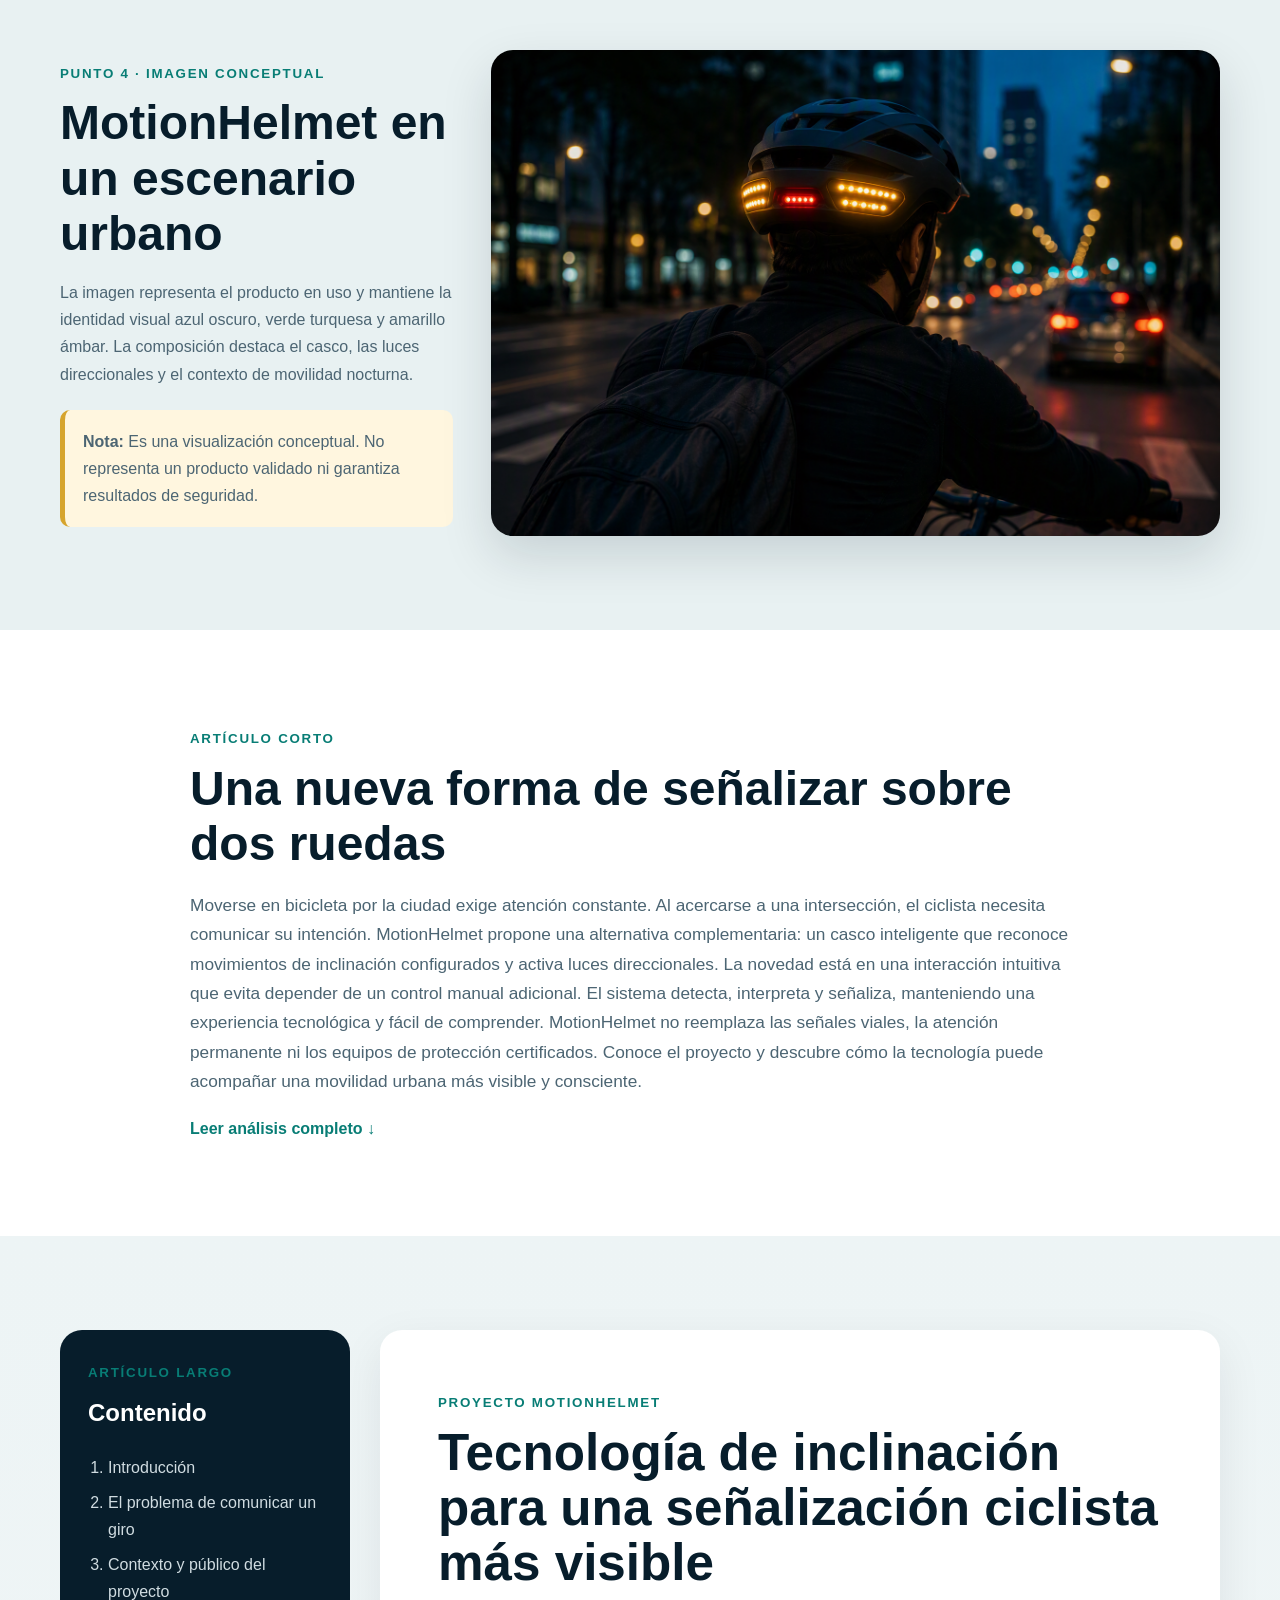
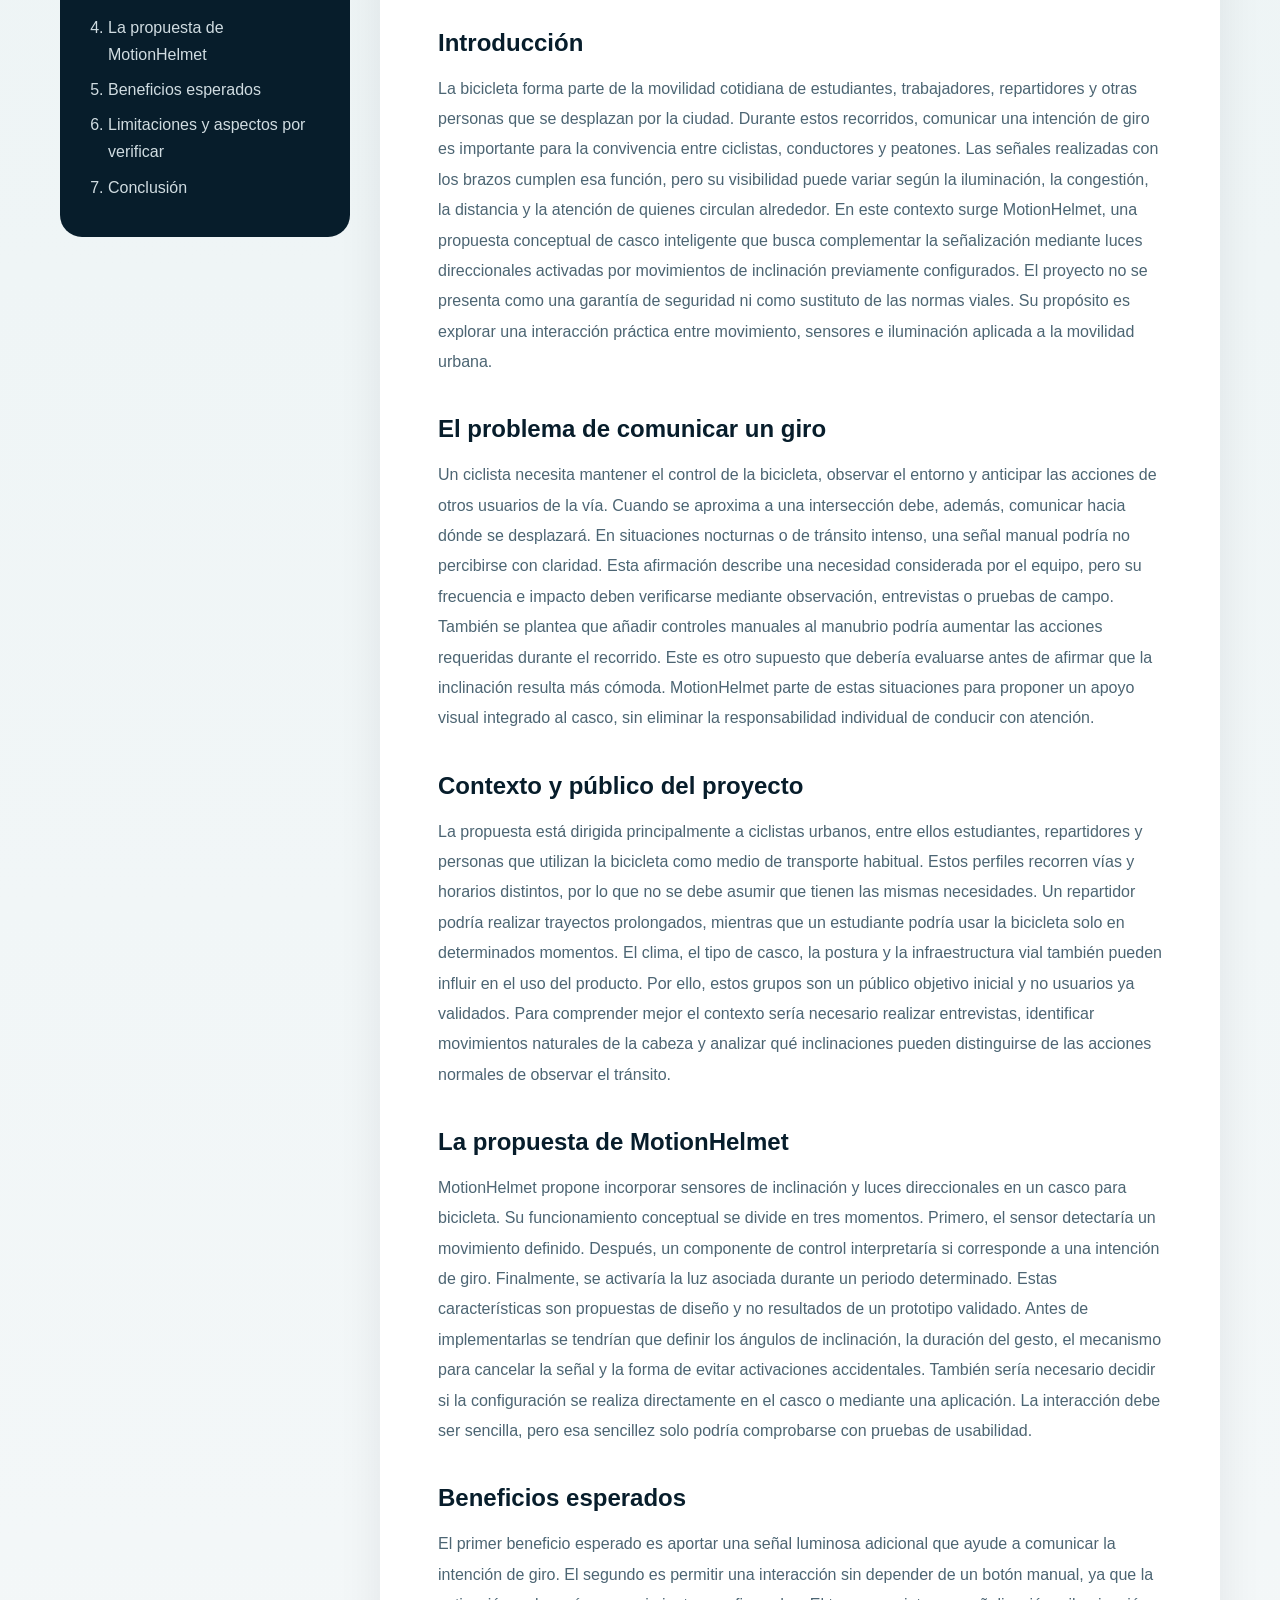
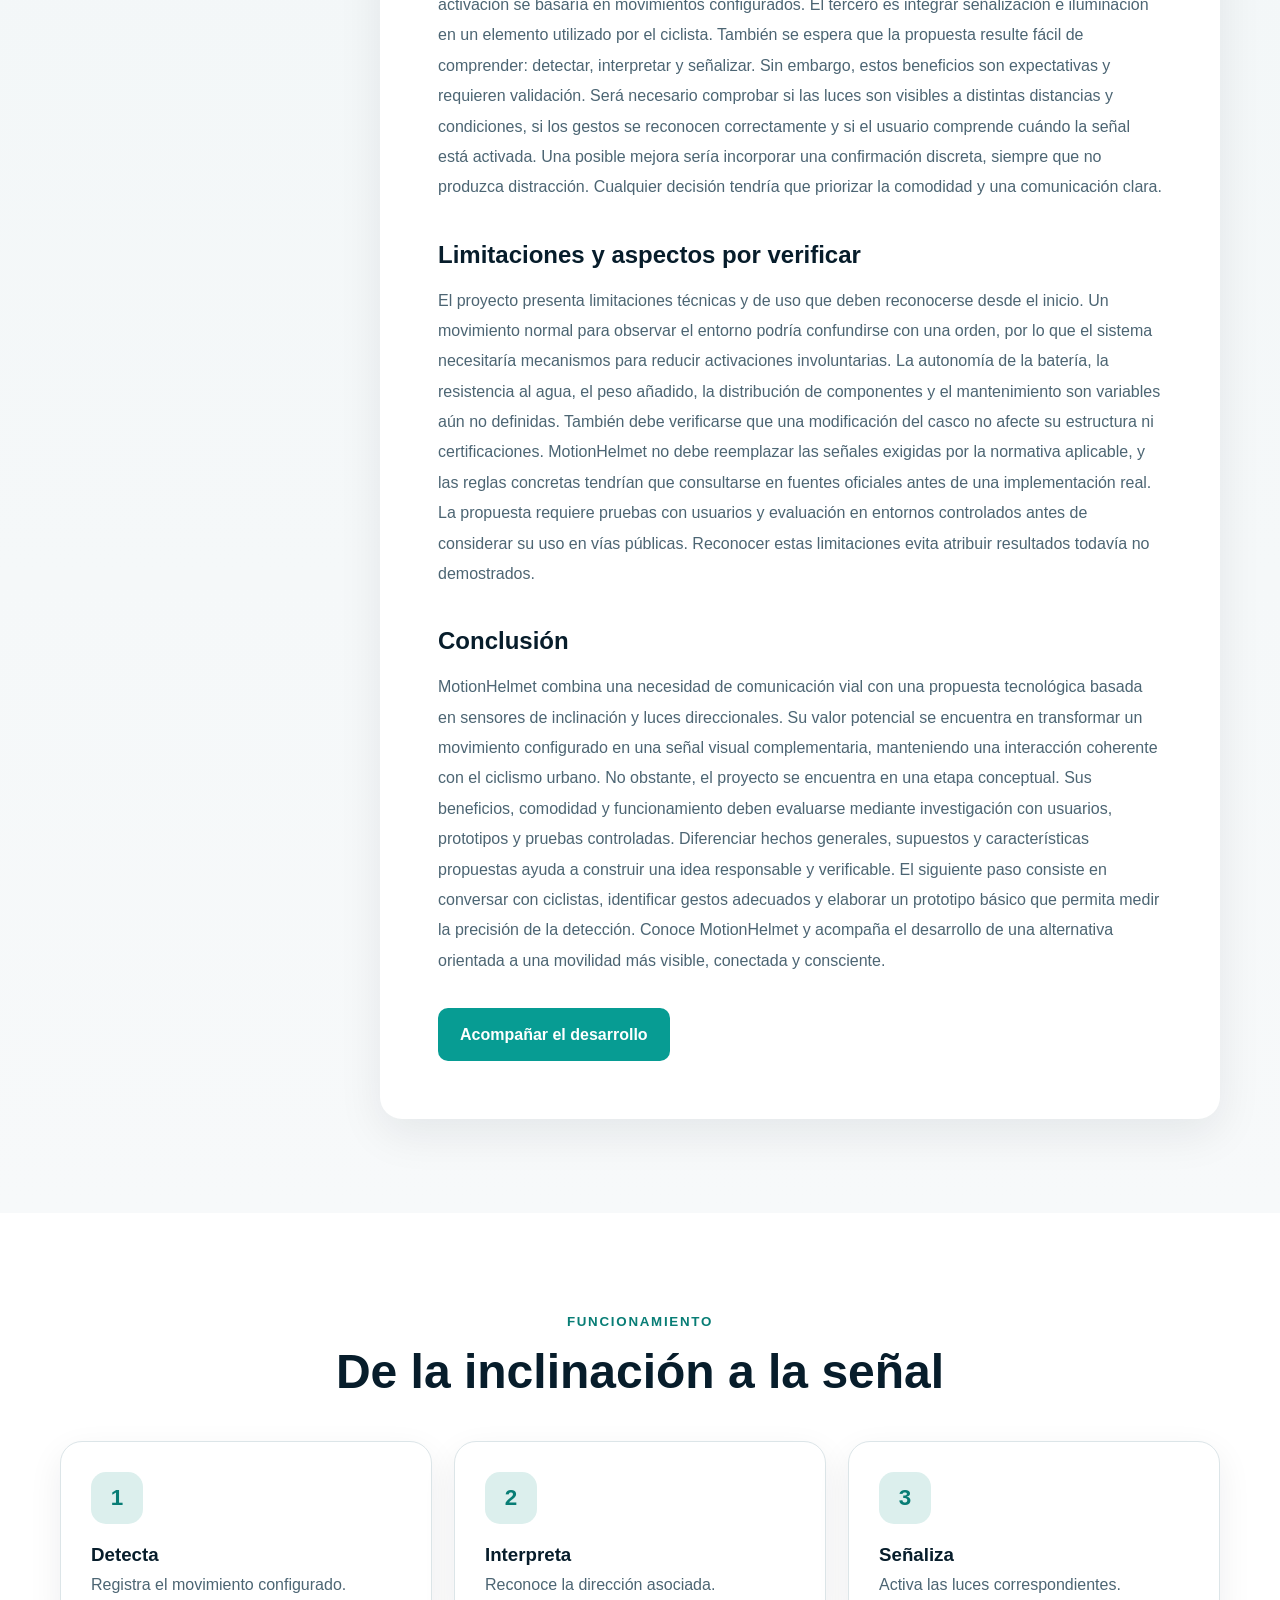
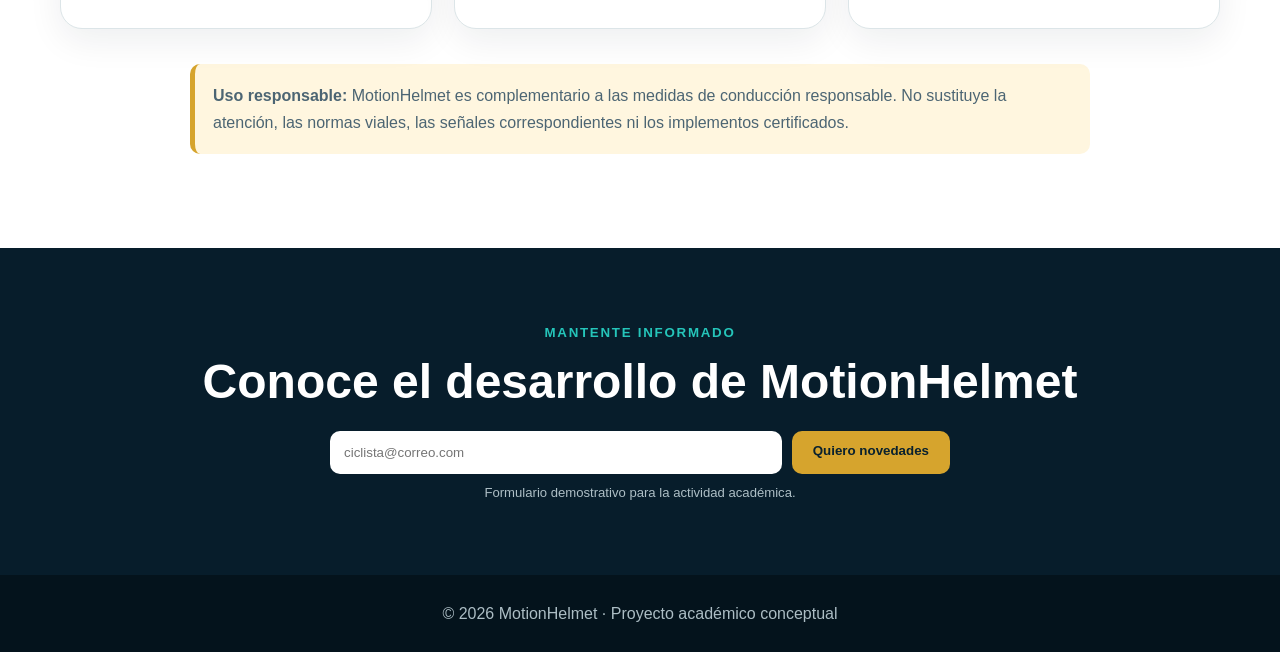
<file: v5 Creacion imagen/index.html>
<!doctype html><html lang="es"><head><meta charset="utf-8"><meta name="viewport" content="width=device-width,initial-scale=1"><title>MotionHelmet</title><link rel="stylesheet" href="styles.css"></head><body><header><nav class="wrap"><a class="logo" href="#inicio">M_ <span>MotionHelmet</span></a><button id="toggle">☰</button><ul id="menu"><li><a href="#inicio">Inicio</a></li><li><a href="#beneficios">Beneficios</a></li><li><a href="#imagen">Imagen</a></li><li><a href="#articulo-corto">Artículo corto</a></li><li><a href="#articulo-largo">Artículo largo</a></li><li><a href="#funcionamiento">Funcionamiento</a></li><li><a href="#contacto">Contacto</a></li></ul></nav></header><main>
<section id="inicio" class="hero"><div class="wrap hero-grid"><div><small>Tecnología que te acompaña</small><h1>Señaliza tus giros <em>sin soltar el control.</em></h1><p>MotionHelmet detecta movimientos de inclinación configurados y activa luces direccionales como apoyo visual para la comunicación en la vía.</p><div class="actions"><a class="btn primary" href="#contacto">Quiero conocer más</a><a class="btn secondary" href="#funcionamiento">Ver cómo funciona</a></div></div><figure><img src="motionhelmet-hero.png" alt="Representación conceptual de MotionHelmet en un escenario urbano nocturno"><figcaption>Representación conceptual generada con inteligencia artificial.</figcaption></figure></div></section>
<section class="value"><div class="wrap"><small>Propuesta de valor</small><h2>Señaliza sin apartar las manos del manubrio</h2><p>Una experiencia tecnológica, sencilla y orientada a la movilidad urbana responsable.</p></div></section>
<section id="beneficios" class="section"><div class="wrap"><div class="heading"><small>Beneficios principales</small><h2>Pensado para cada recorrido</h2></div><div class="cards"><article><b>◉</b><h3>Mayor visibilidad</h3><p>Las luces ayudan a comunicar la intención de giro.</p></article><article><b>↔</b><h3>Control por inclinación</h3><p>Los sensores reconocen movimientos configurados.</p></article><article><b>◇</b><h3>Movilidad intuitiva</h3><p>Integra detección e iluminación en una sola propuesta.</p></article></div></div></section>
<section id="imagen" class="section image-section"><div class="wrap image-grid"><div><small>Punto 4 · Imagen conceptual</small><h2>MotionHelmet en un escenario urbano</h2><p>La imagen representa el producto en uso y mantiene la identidad visual azul oscuro, verde turquesa y amarillo ámbar. La composición destaca el casco, las luces direccionales y el contexto de movilidad nocturna.</p><aside><strong>Nota:</strong> Es una visualización conceptual. No representa un producto validado ni garantiza resultados de seguridad.</aside></div><img src="motionhelmet-hero.png" alt="Concepto visual de MotionHelmet con luces direccionales en una vía urbana"></div></section>
<section id="articulo-corto" class="section soft"><div class="wrap reading"><small>Artículo corto</small><h2>Una nueva forma de señalizar sobre dos ruedas</h2><p>Moverse en bicicleta por la ciudad exige atención constante. Al acercarse a una intersección, el ciclista necesita comunicar su intención. MotionHelmet propone una alternativa complementaria: un casco inteligente que reconoce movimientos de inclinación configurados y activa luces direccionales. La novedad está en una interacción intuitiva que evita depender de un control manual adicional. El sistema detecta, interpreta y señaliza, manteniendo una experiencia tecnológica y fácil de comprender. MotionHelmet no reemplaza las señales viales, la atención permanente ni los equipos de protección certificados. Conoce el proyecto y descubre cómo la tecnología puede acompañar una movilidad urbana más visible y consciente.</p><a href="#articulo-largo">Leer análisis completo ↓</a></div></section>
<section id="articulo-largo" class="section long"><div class="wrap long-grid"><aside class="index"><small>Artículo largo</small><h2>Contenido</h2><ol><li>Introducción</li><li>El problema de comunicar un giro</li><li>Contexto y público del proyecto</li><li>La propuesta de MotionHelmet</li><li>Beneficios esperados</li><li>Limitaciones y aspectos por verificar</li><li>Conclusión</li></ol></aside><article class="paper"><small>Proyecto MotionHelmet</small><h2>Tecnología de inclinación para una señalización ciclista más visible</h2><section><h3>Introducción</h3><p>La bicicleta forma parte de la movilidad cotidiana de estudiantes, trabajadores, repartidores y otras personas que se desplazan por la ciudad. Durante estos recorridos, comunicar una intención de giro es importante para la convivencia entre ciclistas, conductores y peatones. Las señales realizadas con los brazos cumplen esa función, pero su visibilidad puede variar según la iluminación, la congestión, la distancia y la atención de quienes circulan alrededor. En este contexto surge MotionHelmet, una propuesta conceptual de casco inteligente que busca complementar la señalización mediante luces direccionales activadas por movimientos de inclinación previamente configurados. El proyecto no se presenta como una garantía de seguridad ni como sustituto de las normas viales. Su propósito es explorar una interacción práctica entre movimiento, sensores e iluminación aplicada a la movilidad urbana.</p></section><section><h3>El problema de comunicar un giro</h3><p>Un ciclista necesita mantener el control de la bicicleta, observar el entorno y anticipar las acciones de otros usuarios de la vía. Cuando se aproxima a una intersección debe, además, comunicar hacia dónde se desplazará. En situaciones nocturnas o de tránsito intenso, una señal manual podría no percibirse con claridad. Esta afirmación describe una necesidad considerada por el equipo, pero su frecuencia e impacto deben verificarse mediante observación, entrevistas o pruebas de campo. También se plantea que añadir controles manuales al manubrio podría aumentar las acciones requeridas durante el recorrido. Este es otro supuesto que debería evaluarse antes de afirmar que la inclinación resulta más cómoda. MotionHelmet parte de estas situaciones para proponer un apoyo visual integrado al casco, sin eliminar la responsabilidad individual de conducir con atención.</p></section><section><h3>Contexto y público del proyecto</h3><p>La propuesta está dirigida principalmente a ciclistas urbanos, entre ellos estudiantes, repartidores y personas que utilizan la bicicleta como medio de transporte habitual. Estos perfiles recorren vías y horarios distintos, por lo que no se debe asumir que tienen las mismas necesidades. Un repartidor podría realizar trayectos prolongados, mientras que un estudiante podría usar la bicicleta solo en determinados momentos. El clima, el tipo de casco, la postura y la infraestructura vial también pueden influir en el uso del producto. Por ello, estos grupos son un público objetivo inicial y no usuarios ya validados. Para comprender mejor el contexto sería necesario realizar entrevistas, identificar movimientos naturales de la cabeza y analizar qué inclinaciones pueden distinguirse de las acciones normales de observar el tránsito.</p></section><section><h3>La propuesta de MotionHelmet</h3><p>MotionHelmet propone incorporar sensores de inclinación y luces direccionales en un casco para bicicleta. Su funcionamiento conceptual se divide en tres momentos. Primero, el sensor detectaría un movimiento definido. Después, un componente de control interpretaría si corresponde a una intención de giro. Finalmente, se activaría la luz asociada durante un periodo determinado. Estas características son propuestas de diseño y no resultados de un prototipo validado. Antes de implementarlas se tendrían que definir los ángulos de inclinación, la duración del gesto, el mecanismo para cancelar la señal y la forma de evitar activaciones accidentales. También sería necesario decidir si la configuración se realiza directamente en el casco o mediante una aplicación. La interacción debe ser sencilla, pero esa sencillez solo podría comprobarse con pruebas de usabilidad.</p></section><section><h3>Beneficios esperados</h3><p>El primer beneficio esperado es aportar una señal luminosa adicional que ayude a comunicar la intención de giro. El segundo es permitir una interacción sin depender de un botón manual, ya que la activación se basaría en movimientos configurados. El tercero es integrar señalización e iluminación en un elemento utilizado por el ciclista. También se espera que la propuesta resulte fácil de comprender: detectar, interpretar y señalizar. Sin embargo, estos beneficios son expectativas y requieren validación. Será necesario comprobar si las luces son visibles a distintas distancias y condiciones, si los gestos se reconocen correctamente y si el usuario comprende cuándo la señal está activada. Una posible mejora sería incorporar una confirmación discreta, siempre que no produzca distracción. Cualquier decisión tendría que priorizar la comodidad y una comunicación clara.</p></section><section><h3>Limitaciones y aspectos por verificar</h3><p>El proyecto presenta limitaciones técnicas y de uso que deben reconocerse desde el inicio. Un movimiento normal para observar el entorno podría confundirse con una orden, por lo que el sistema necesitaría mecanismos para reducir activaciones involuntarias. La autonomía de la batería, la resistencia al agua, el peso añadido, la distribución de componentes y el mantenimiento son variables aún no definidas. También debe verificarse que una modificación del casco no afecte su estructura ni certificaciones. MotionHelmet no debe reemplazar las señales exigidas por la normativa aplicable, y las reglas concretas tendrían que consultarse en fuentes oficiales antes de una implementación real. La propuesta requiere pruebas con usuarios y evaluación en entornos controlados antes de considerar su uso en vías públicas. Reconocer estas limitaciones evita atribuir resultados todavía no demostrados.</p></section><section><h3>Conclusión</h3><p>MotionHelmet combina una necesidad de comunicación vial con una propuesta tecnológica basada en sensores de inclinación y luces direccionales. Su valor potencial se encuentra en transformar un movimiento configurado en una señal visual complementaria, manteniendo una interacción coherente con el ciclismo urbano. No obstante, el proyecto se encuentra en una etapa conceptual. Sus beneficios, comodidad y funcionamiento deben evaluarse mediante investigación con usuarios, prototipos y pruebas controladas. Diferenciar hechos generales, supuestos y características propuestas ayuda a construir una idea responsable y verificable. El siguiente paso consiste en conversar con ciclistas, identificar gestos adecuados y elaborar un prototipo básico que permita medir la precisión de la detección. Conoce MotionHelmet y acompaña el desarrollo de una alternativa orientada a una movilidad más visible, conectada y consciente.</p></section><a class="btn primary" href="#contacto">Acompañar el desarrollo</a></article></div></section>
<section id="funcionamiento" class="section white"><div class="wrap"><div class="heading"><small>Funcionamiento</small><h2>De la inclinación a la señal</h2></div><div class="steps"><article><b>1</b><h3>Detecta</h3><p>Registra el movimiento configurado.</p></article><article><b>2</b><h3>Interpreta</h3><p>Reconoce la dirección asociada.</p></article><article><b>3</b><h3>Señaliza</h3><p>Activa las luces correspondientes.</p></article></div><aside class="notice"><strong>Uso responsable:</strong> MotionHelmet es complementario a las medidas de conducción responsable. No sustituye la atención, las normas viales, las señales correspondientes ni los implementos certificados.</aside></div></section>
<section id="contacto" class="contact"><div class="wrap"><small>Mantente informado</small><h2>Conoce el desarrollo de MotionHelmet</h2><form id="form"><input type="email" placeholder="ciclista@correo.com" required><button class="btn accent">Quiero novedades</button></form><p id="msg">Formulario demostrativo para la actividad académica.</p></div></section></main><footer><div class="wrap">© 2026 MotionHelmet · Proyecto académico conceptual</div></footer><script src="script.js"></script><a class="version-arrow" href="../v6%20Creacion%20logo/index.html" aria-label="Ir a la versión 6">→</a><a class="version-arrow version-prev" href="../v4%20Creacion%20articulo%20grande/index.html" aria-label="Volver a la versión 4">←</a></body></html>
</file>
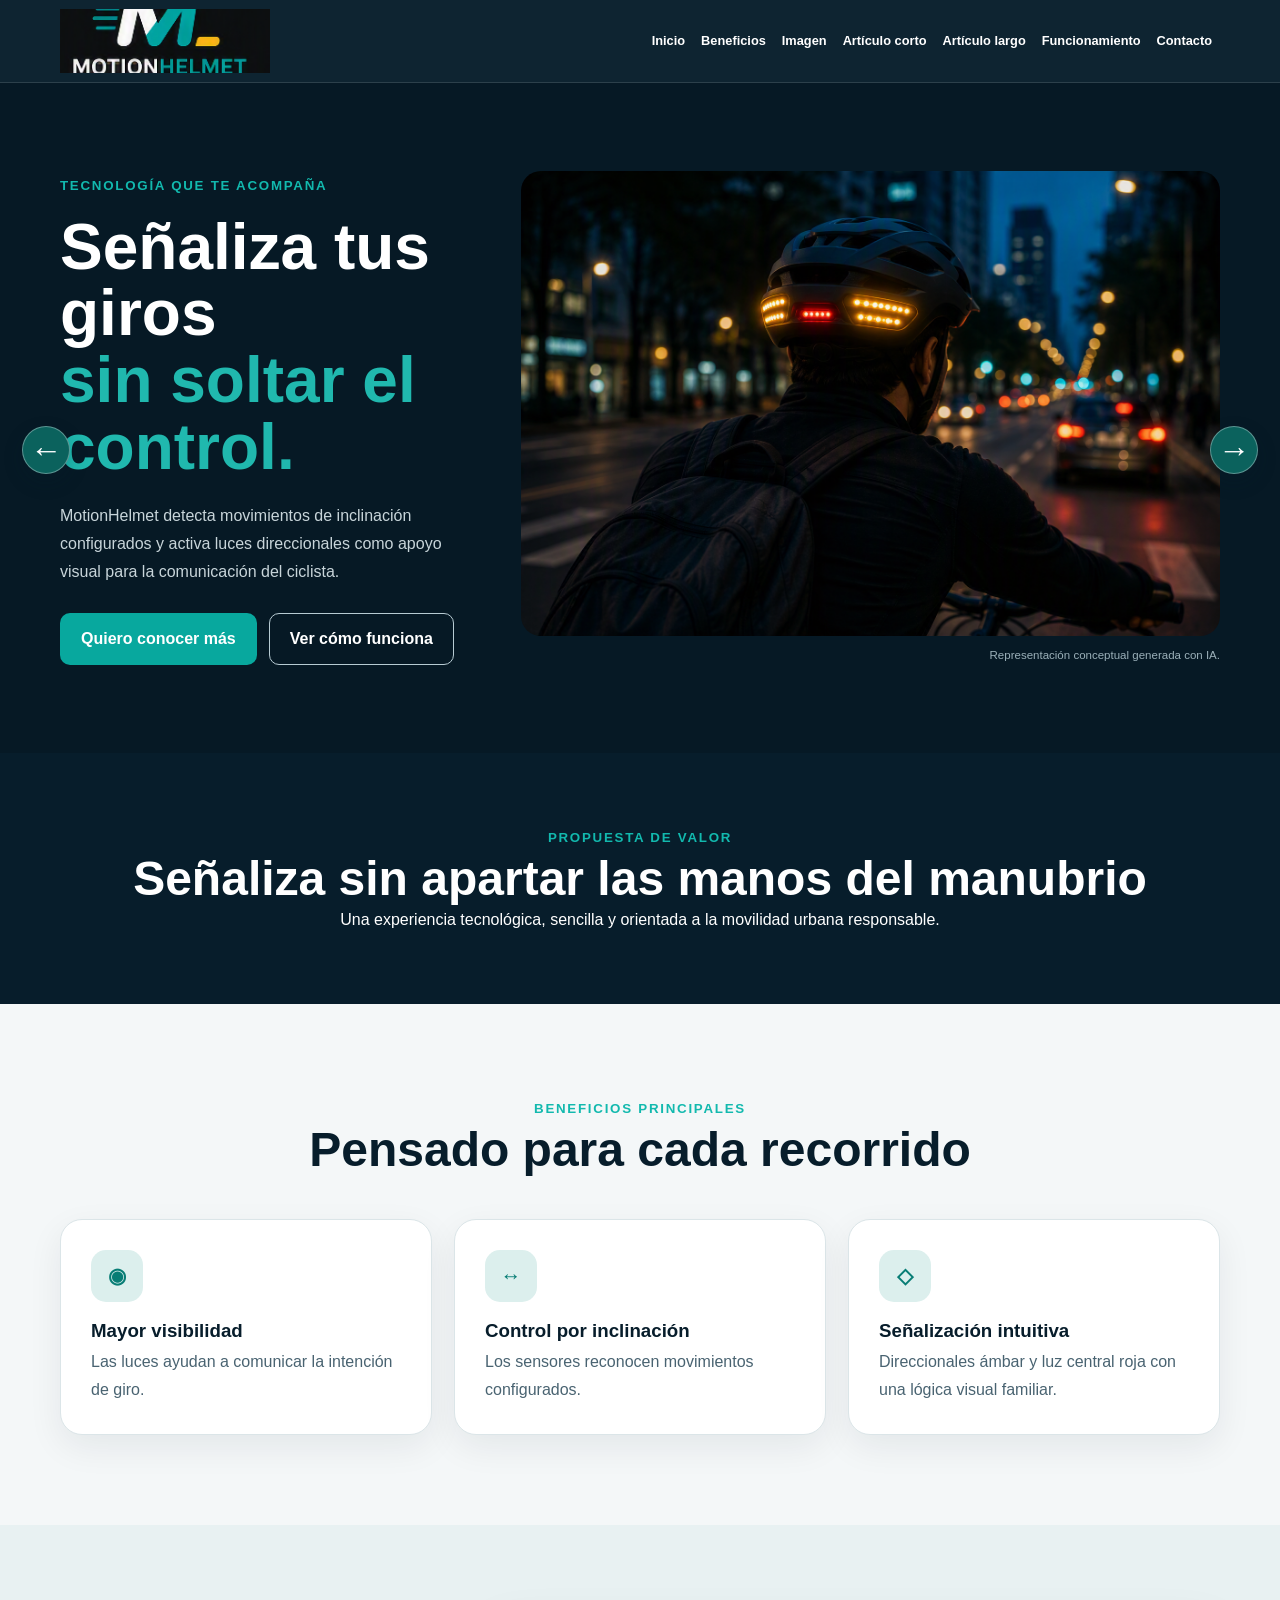
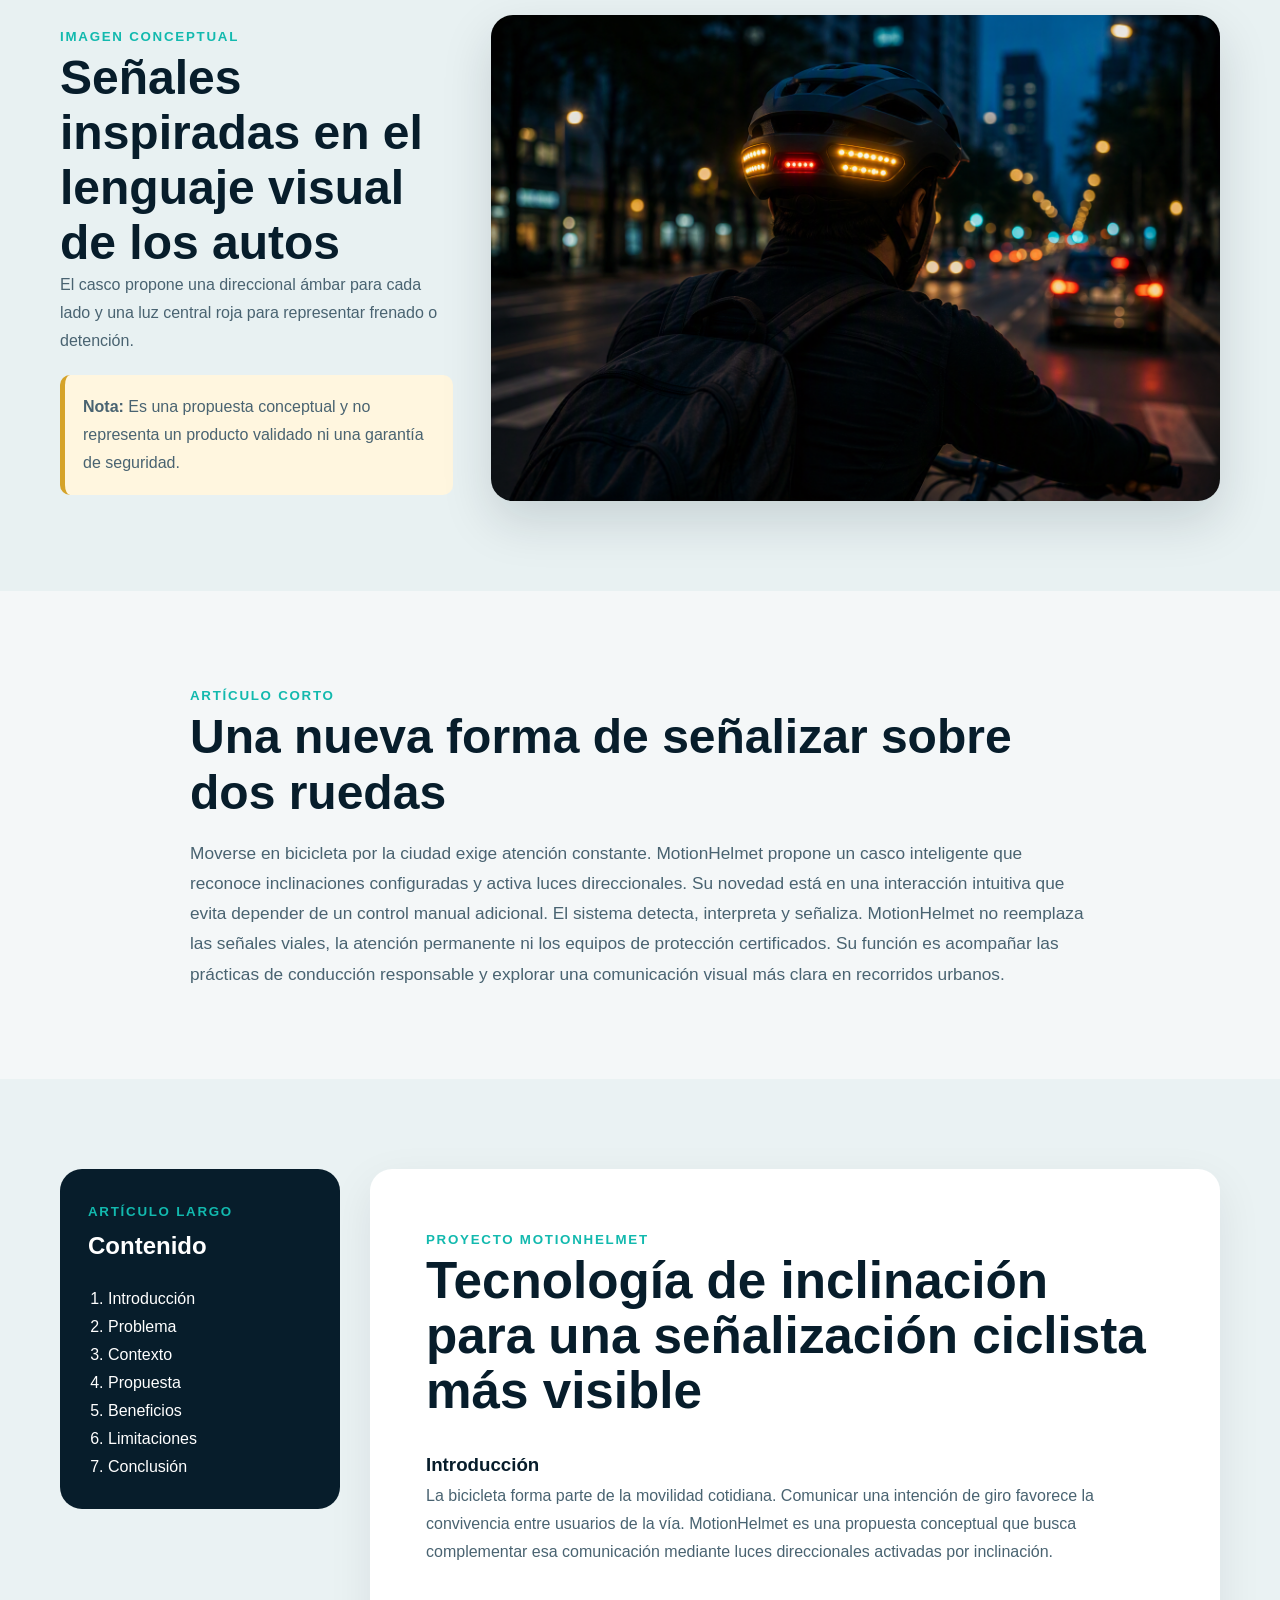
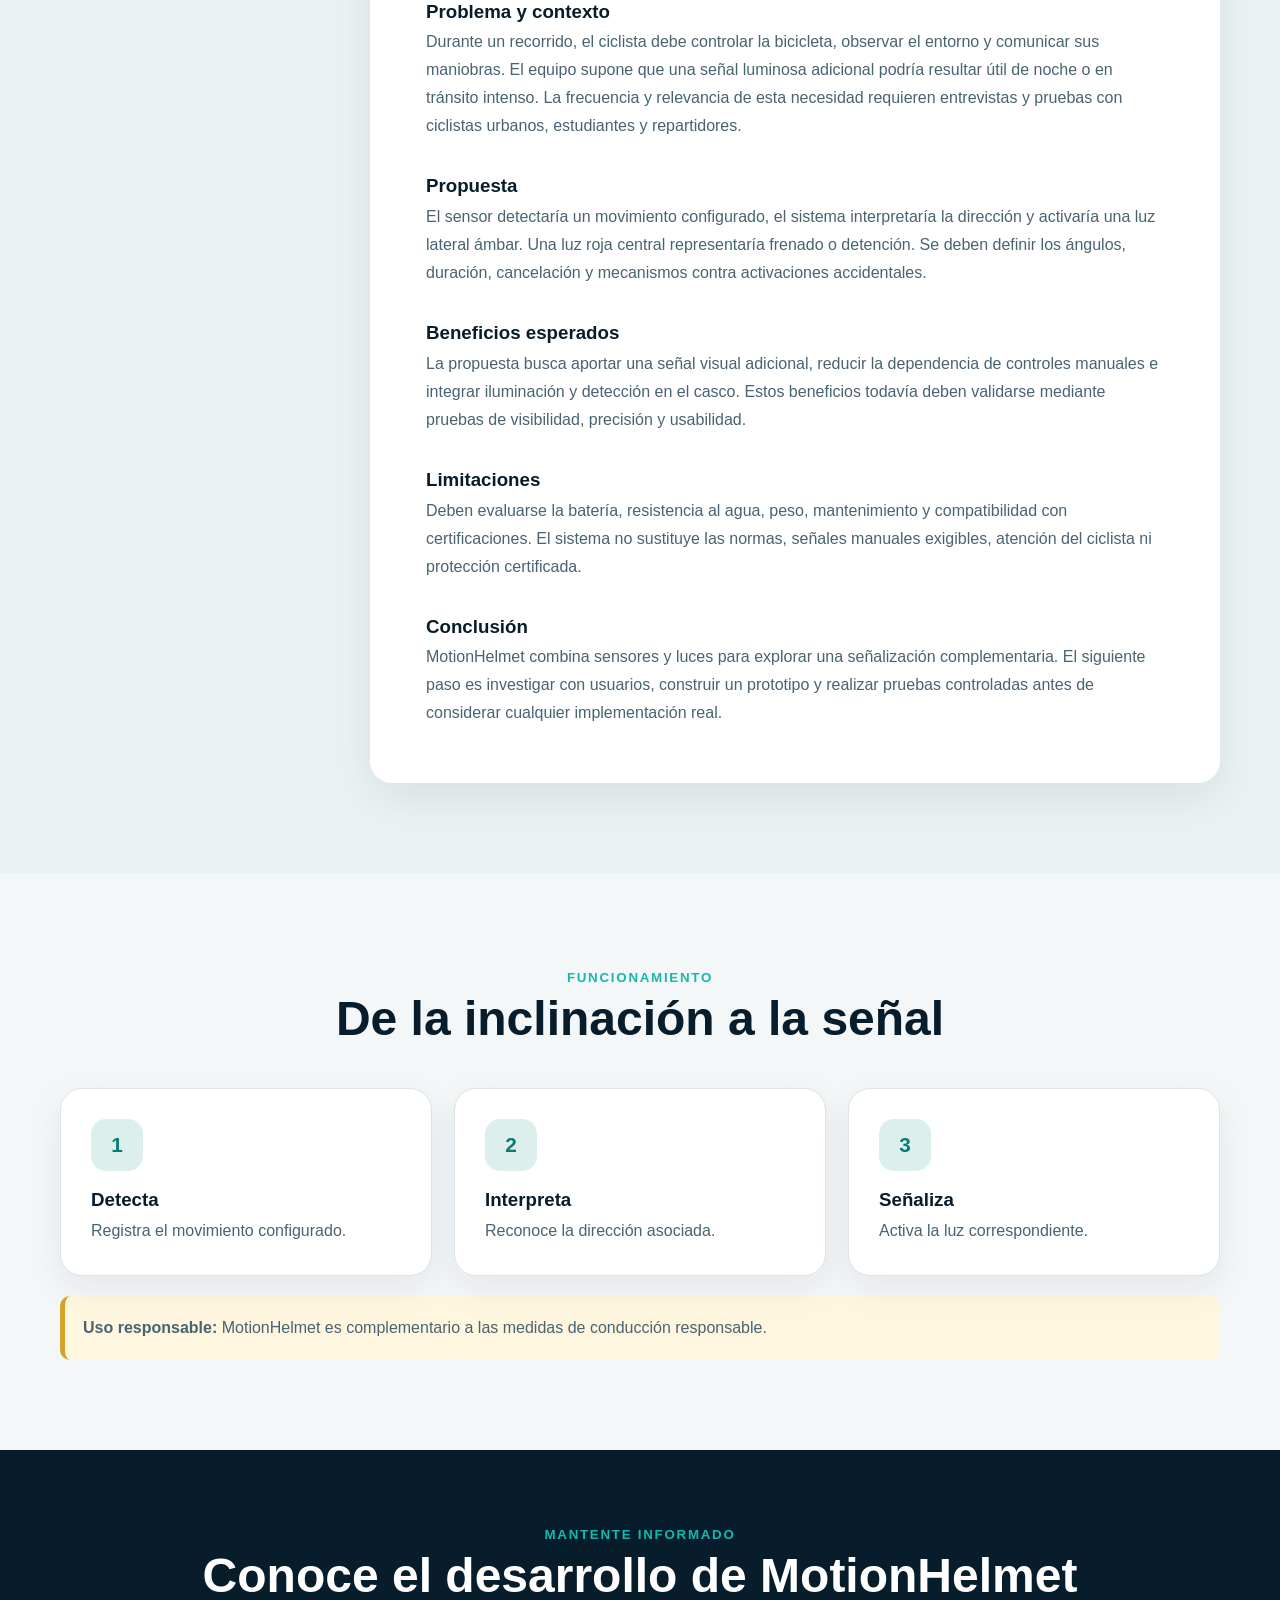
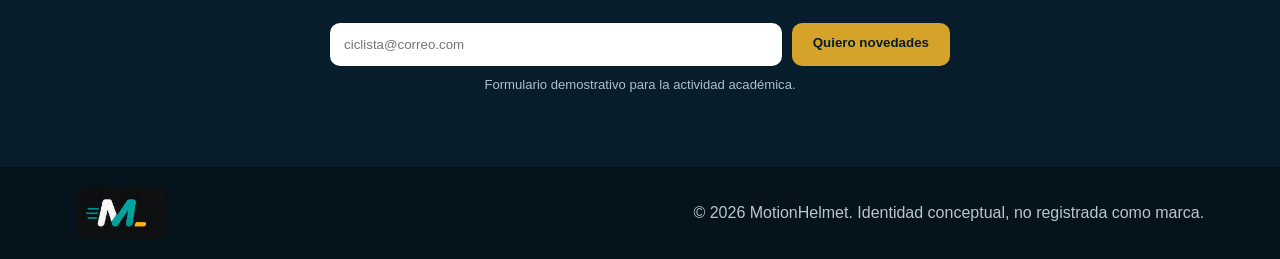
<file: v6 Creacion logo/index.html>
<!doctype html><html lang="es"><head><meta charset="utf-8"><meta name="viewport" content="width=device-width,initial-scale=1"><meta name="description" content="MotionHelmet, casco inteligente para ciclistas con señalización luminosa."><title>MotionHelmet</title><link rel="icon" type="image/png" href="motionhelmet-icono.png"><link rel="stylesheet" href="styles.css"></head><body>
<header><nav class="wrap"><a href="#inicio" class="brand"><img src="motionhelmet-logo-principal.png" alt="MotionHelmet"></a><button id="toggle" aria-label="Abrir menú">☰</button><ul id="menu"><li><a href="#inicio">Inicio</a></li><li><a href="#beneficios">Beneficios</a></li><li><a href="#imagen">Imagen</a></li><li><a href="#articulo-corto">Artículo corto</a></li><li><a href="#articulo-largo">Artículo largo</a></li><li><a href="#funcionamiento">Funcionamiento</a></li><li><a href="#contacto">Contacto</a></li></ul></nav></header>
<main><section id="inicio" class="hero"><div class="wrap hero-grid"><div><small>Tecnología que te acompaña</small><h1>Señaliza tus giros <em>sin soltar el control.</em></h1><p>MotionHelmet detecta movimientos de inclinación configurados y activa luces direccionales como apoyo visual para la comunicación del ciclista.</p><div class="actions"><a class="btn primary" href="#contacto">Quiero conocer más</a><a class="btn secondary" href="#funcionamiento">Ver cómo funciona</a></div></div><figure><img src="motionhelmet-ciclista.png" alt="Representación conceptual de ciclista con casco MotionHelmet"><figcaption>Representación conceptual generada con IA.</figcaption></figure></div></section>
<section class="value"><div class="wrap"><small>Propuesta de valor</small><h2>Señaliza sin apartar las manos del manubrio</h2><p>Una experiencia tecnológica, sencilla y orientada a la movilidad urbana responsable.</p></div></section>
<section id="beneficios" class="section"><div class="wrap"><div class="heading"><small>Beneficios principales</small><h2>Pensado para cada recorrido</h2></div><div class="cards"><article><b>◉</b><h3>Mayor visibilidad</h3><p>Las luces ayudan a comunicar la intención de giro.</p></article><article><b>↔</b><h3>Control por inclinación</h3><p>Los sensores reconocen movimientos configurados.</p></article><article><b>◇</b><h3>Señalización intuitiva</h3><p>Direccionales ámbar y luz central roja con una lógica visual familiar.</p></article></div></div></section>
<section id="imagen" class="section image-section"><div class="wrap image-grid"><div><small>Imagen conceptual</small><h2>Señales inspiradas en el lenguaje visual de los autos</h2><p>El casco propone una direccional ámbar para cada lado y una luz central roja para representar frenado o detención.</p><aside><strong>Nota:</strong> Es una propuesta conceptual y no representa un producto validado ni una garantía de seguridad.</aside></div><img src="motionhelmet-ciclista.png" alt="Casco con direccionales laterales ámbar y luz roja central"></div></section>
<section id="articulo-corto" class="section"><div class="wrap reading"><small>Artículo corto</small><h2>Una nueva forma de señalizar sobre dos ruedas</h2><p>Moverse en bicicleta por la ciudad exige atención constante. MotionHelmet propone un casco inteligente que reconoce inclinaciones configuradas y activa luces direccionales. Su novedad está en una interacción intuitiva que evita depender de un control manual adicional. El sistema detecta, interpreta y señaliza. MotionHelmet no reemplaza las señales viales, la atención permanente ni los equipos de protección certificados. Su función es acompañar las prácticas de conducción responsable y explorar una comunicación visual más clara en recorridos urbanos.</p></div></section>
<section id="articulo-largo" class="section long"><div class="wrap long-grid"><aside><small>Artículo largo</small><h2>Contenido</h2><ol><li>Introducción</li><li>Problema</li><li>Contexto</li><li>Propuesta</li><li>Beneficios</li><li>Limitaciones</li><li>Conclusión</li></ol></aside><article class="paper"><small>Proyecto MotionHelmet</small><h2>Tecnología de inclinación para una señalización ciclista más visible</h2><h3>Introducción</h3><p>La bicicleta forma parte de la movilidad cotidiana. Comunicar una intención de giro favorece la convivencia entre usuarios de la vía. MotionHelmet es una propuesta conceptual que busca complementar esa comunicación mediante luces direccionales activadas por inclinación.</p><h3>Problema y contexto</h3><p>Durante un recorrido, el ciclista debe controlar la bicicleta, observar el entorno y comunicar sus maniobras. El equipo supone que una señal luminosa adicional podría resultar útil de noche o en tránsito intenso. La frecuencia y relevancia de esta necesidad requieren entrevistas y pruebas con ciclistas urbanos, estudiantes y repartidores.</p><h3>Propuesta</h3><p>El sensor detectaría un movimiento configurado, el sistema interpretaría la dirección y activaría una luz lateral ámbar. Una luz roja central representaría frenado o detención. Se deben definir los ángulos, duración, cancelación y mecanismos contra activaciones accidentales.</p><h3>Beneficios esperados</h3><p>La propuesta busca aportar una señal visual adicional, reducir la dependencia de controles manuales e integrar iluminación y detección en el casco. Estos beneficios todavía deben validarse mediante pruebas de visibilidad, precisión y usabilidad.</p><h3>Limitaciones</h3><p>Deben evaluarse la batería, resistencia al agua, peso, mantenimiento y compatibilidad con certificaciones. El sistema no sustituye las normas, señales manuales exigibles, atención del ciclista ni protección certificada.</p><h3>Conclusión</h3><p>MotionHelmet combina sensores y luces para explorar una señalización complementaria. El siguiente paso es investigar con usuarios, construir un prototipo y realizar pruebas controladas antes de considerar cualquier implementación real.</p></article></div></section>
<section id="funcionamiento" class="section"><div class="wrap"><div class="heading"><small>Funcionamiento</small><h2>De la inclinación a la señal</h2></div><div class="cards"><article><b>1</b><h3>Detecta</h3><p>Registra el movimiento configurado.</p></article><article><b>2</b><h3>Interpreta</h3><p>Reconoce la dirección asociada.</p></article><article><b>3</b><h3>Señaliza</h3><p>Activa la luz correspondiente.</p></article></div><aside class="notice"><strong>Uso responsable:</strong> MotionHelmet es complementario a las medidas de conducción responsable.</aside></div></section>
<section id="contacto" class="contact"><div class="wrap"><small>Mantente informado</small><h2>Conoce el desarrollo de MotionHelmet</h2><form id="form"><input type="email" placeholder="ciclista@correo.com" required><button class="btn accent">Quiero novedades</button></form><p id="msg">Formulario demostrativo para la actividad académica.</p></div></section></main>
<footer><div class="wrap footer-grid"><img src="motionhelmet-icono.png" alt="Icono simplificado de MotionHelmet"><p>© 2026 MotionHelmet. Identidad conceptual, no registrada como marca.</p></div></footer><script src="script.js"></script><a class="version-arrow" href="../v7%20Mejora%20visual/index.html" aria-label="Ir a la versión 7">→</a><a class="version-arrow version-prev" href="../v5%20Creacion%20imagen/index.html" aria-label="Volver a la versión 5">←</a></body></html>
</file>
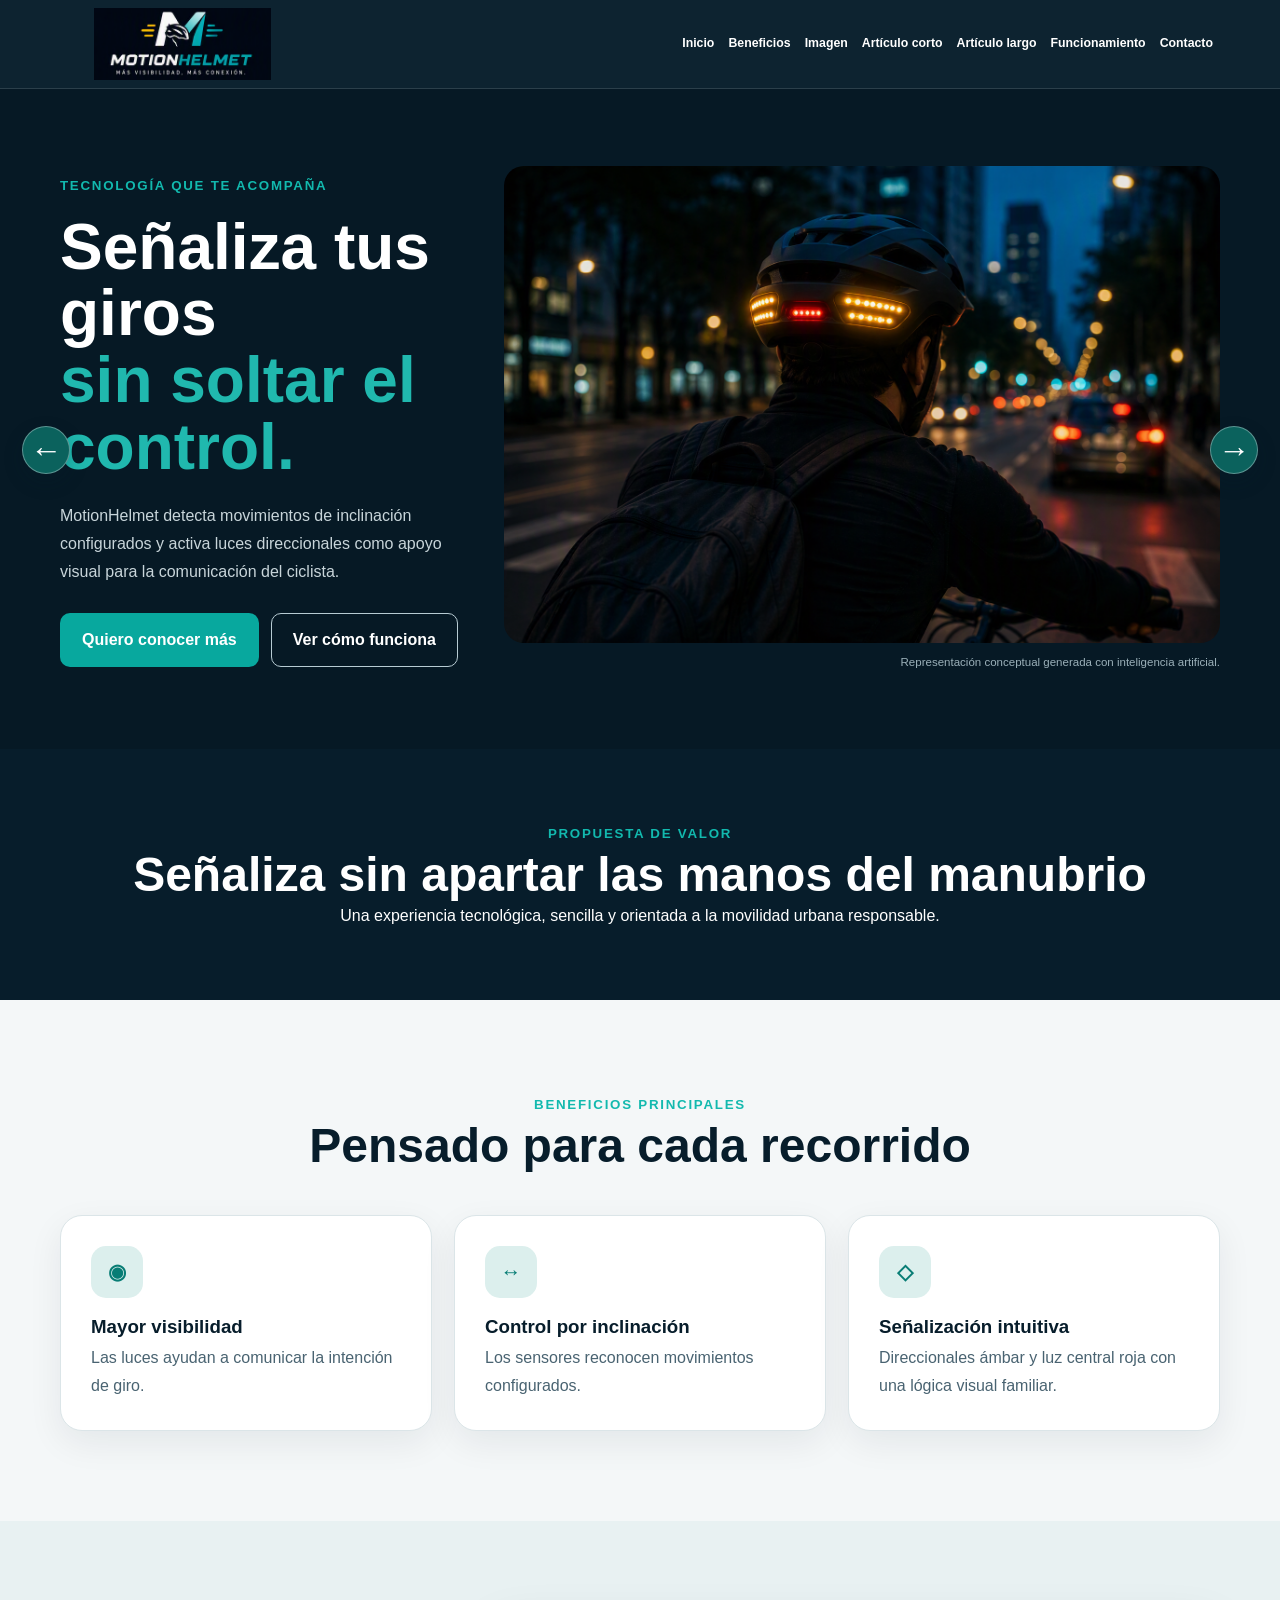
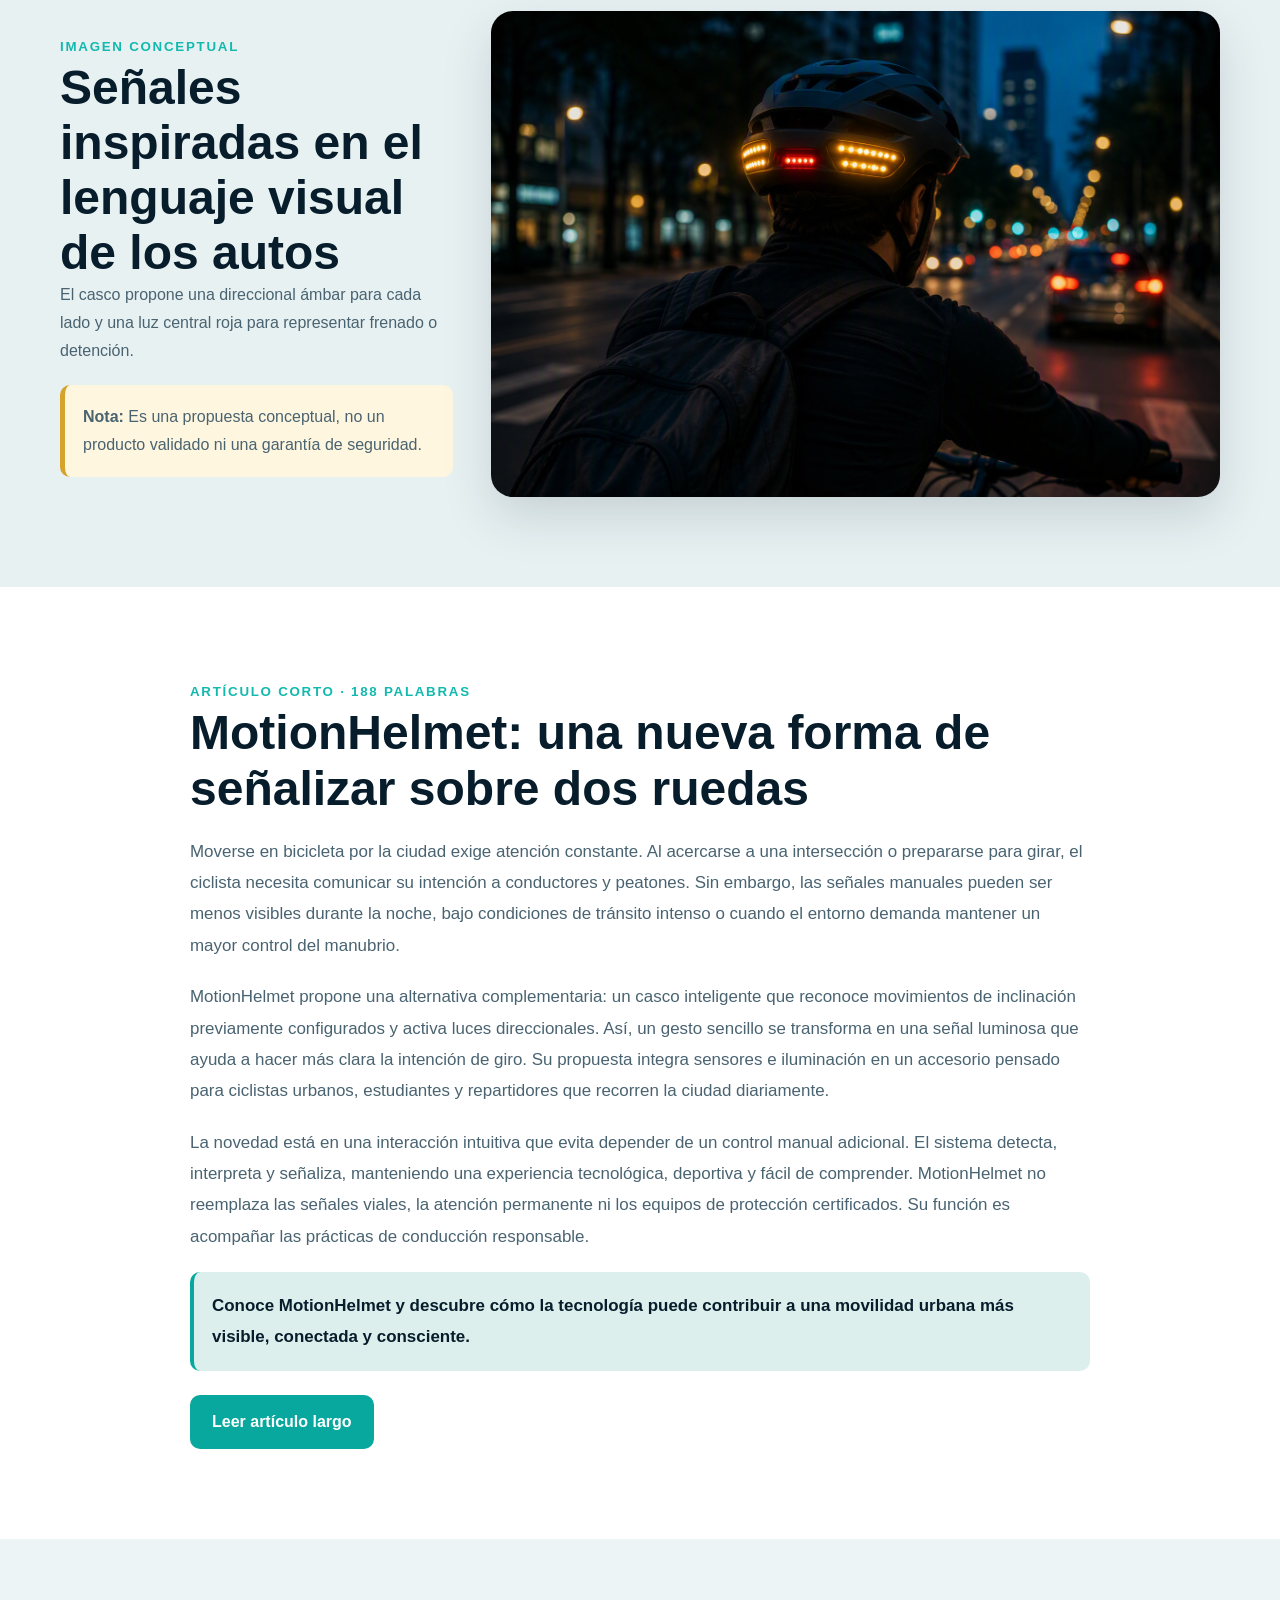
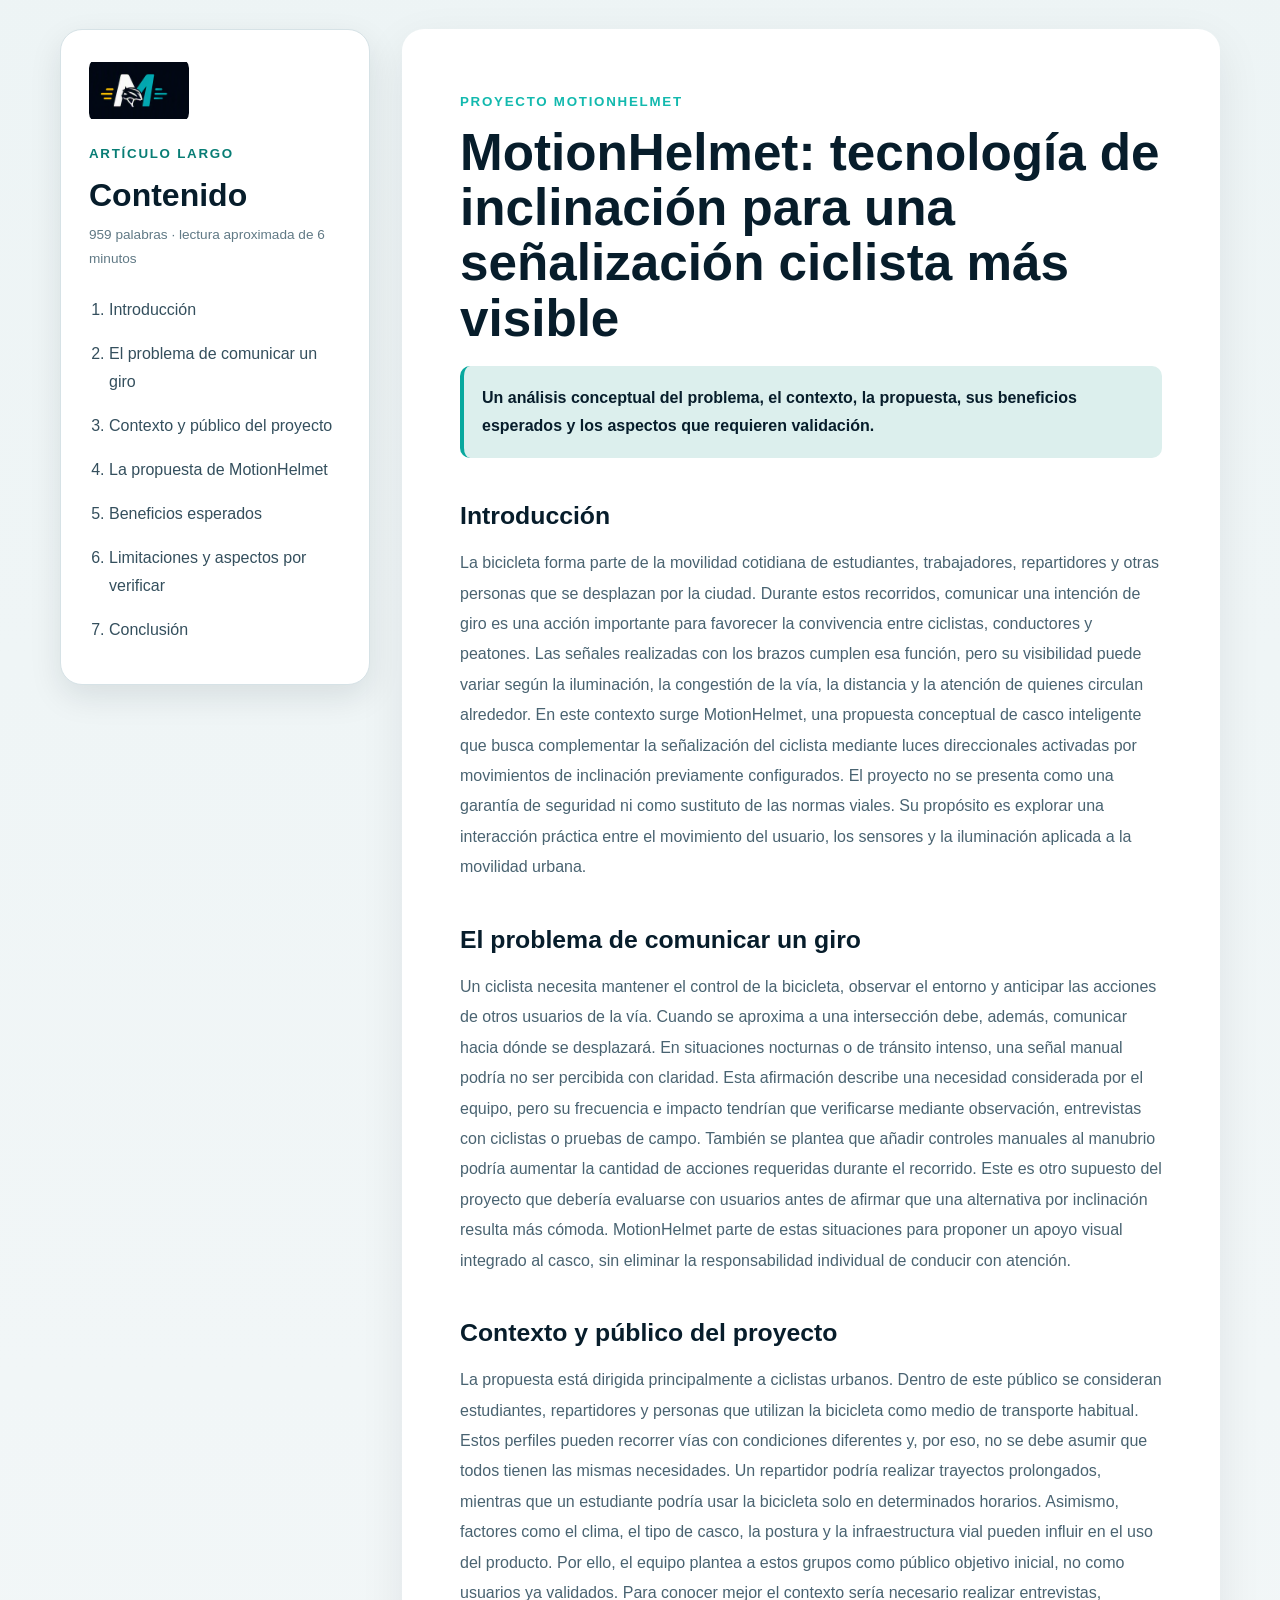
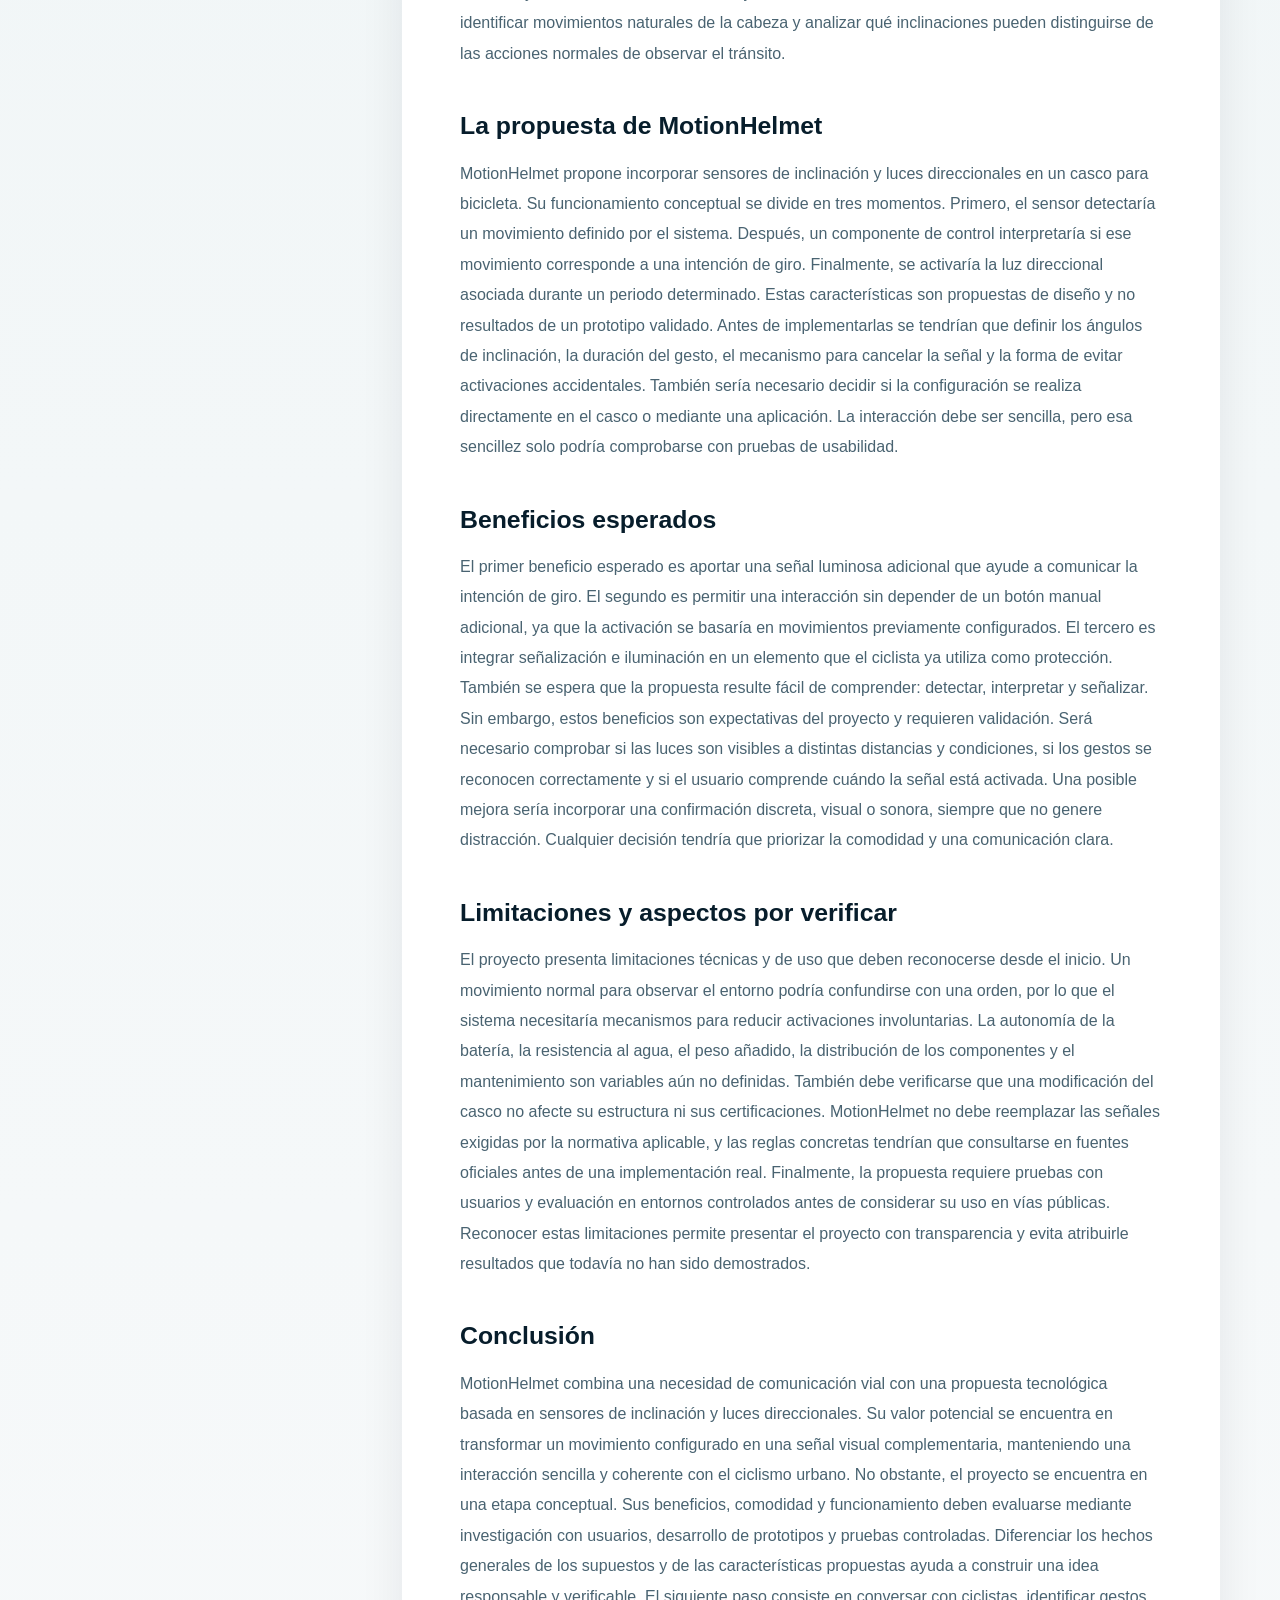
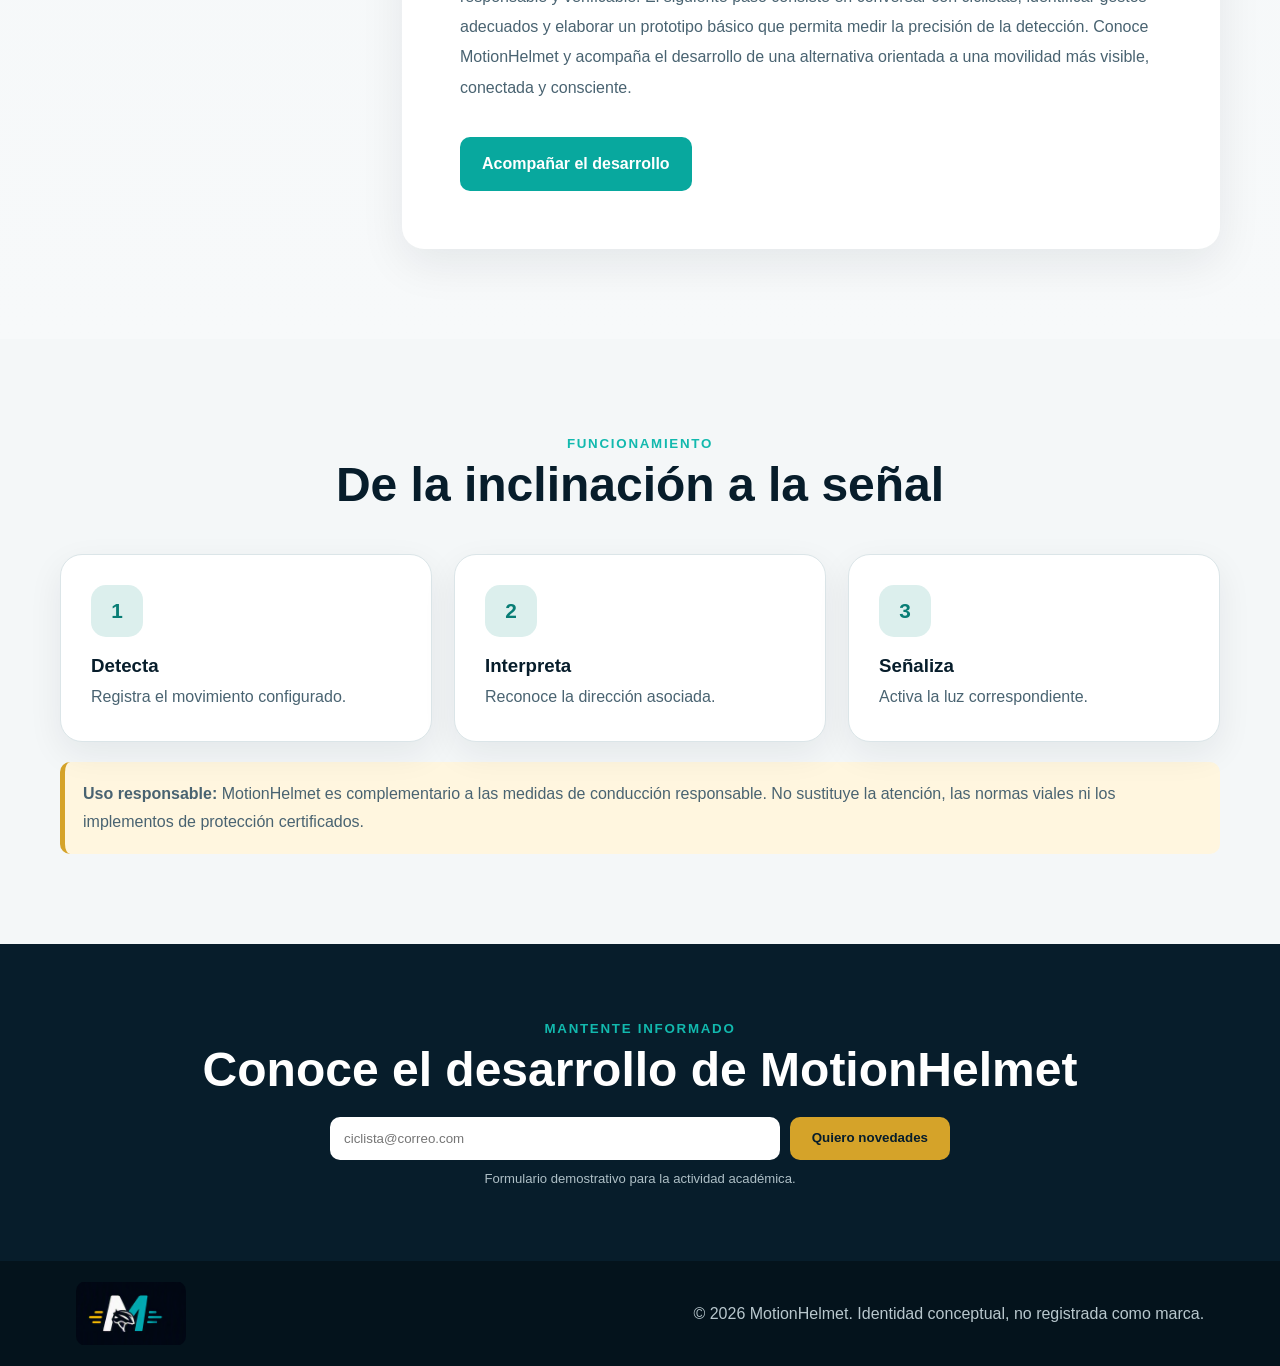
<file: v7 Mejora visual/index.html>
<!doctype html><html lang="es"><head><meta charset="utf-8"><meta name="viewport" content="width=device-width,initial-scale=1"><title>MotionHelmet</title><link rel="icon" href="motionhelmet-icono.png"><link rel="stylesheet" href="styles.css"></head><body><header><nav class="wrap"><a class="brand" href="#inicio"><img src="motionhelmet-logo-principal.png" alt="MotionHelmet, más visibilidad, más conexión"></a><button id="toggle" aria-label="Abrir menú" aria-expanded="false">☰</button><ul id="menu"><li><a href="#inicio">Inicio</a></li><li><a href="#beneficios">Beneficios</a></li><li><a href="#imagen">Imagen</a></li><li><a href="#articulo-corto">Artículo corto</a></li><li><a href="#articulo-largo">Artículo largo</a></li><li><a href="#funcionamiento">Funcionamiento</a></li><li><a href="#contacto">Contacto</a></li></ul></nav></header><main>
<section id="inicio" class="hero"><div class="wrap hero-grid"><div><small>Tecnología que te acompaña</small><h1>Señaliza tus giros <em>sin soltar el control.</em></h1><p>MotionHelmet detecta movimientos de inclinación configurados y activa luces direccionales como apoyo visual para la comunicación del ciclista.</p><div class="actions"><a class="btn primary" href="#contacto">Quiero conocer más</a><a class="btn secondary" href="#funcionamiento">Ver cómo funciona</a></div></div><figure><img src="motionhelmet-ciclista.png" alt="Representación conceptual de ciclista con casco MotionHelmet"><figcaption>Representación conceptual generada con inteligencia artificial.</figcaption></figure></div></section>
<section class="value"><div class="wrap"><small>Propuesta de valor</small><h2>Señaliza sin apartar las manos del manubrio</h2><p>Una experiencia tecnológica, sencilla y orientada a la movilidad urbana responsable.</p></div></section>
<section id="beneficios" class="section"><div class="wrap"><div class="heading"><small>Beneficios principales</small><h2>Pensado para cada recorrido</h2></div><div class="cards"><article><b>◉</b><h3>Mayor visibilidad</h3><p>Las luces ayudan a comunicar la intención de giro.</p></article><article><b>↔</b><h3>Control por inclinación</h3><p>Los sensores reconocen movimientos configurados.</p></article><article><b>◇</b><h3>Señalización intuitiva</h3><p>Direccionales ámbar y luz central roja con una lógica visual familiar.</p></article></div></div></section>
<section id="imagen" class="section image-section"><div class="wrap image-grid"><div><small>Imagen conceptual</small><h2>Señales inspiradas en el lenguaje visual de los autos</h2><p>El casco propone una direccional ámbar para cada lado y una luz central roja para representar frenado o detención.</p><aside><strong>Nota:</strong> Es una propuesta conceptual, no un producto validado ni una garantía de seguridad.</aside></div><img src="motionhelmet-ciclista.png" alt="Casco con direccionales laterales ámbar y luz roja central"></div></section>
<section id="articulo-corto" class="section short-bg"><article class="wrap short-article"><small>Artículo corto · 188 palabras</small><h2>MotionHelmet: una nueva forma de señalizar sobre dos ruedas</h2><p>Moverse en bicicleta por la ciudad exige atención constante. Al acercarse a una intersección o prepararse para girar, el ciclista necesita comunicar su intención a conductores y peatones. Sin embargo, las señales manuales pueden ser menos visibles durante la noche, bajo condiciones de tránsito intenso o cuando el entorno demanda mantener un mayor control del manubrio.</p><p>MotionHelmet propone una alternativa complementaria: un casco inteligente que reconoce movimientos de inclinación previamente configurados y activa luces direccionales. Así, un gesto sencillo se transforma en una señal luminosa que ayuda a hacer más clara la intención de giro. Su propuesta integra sensores e iluminación en un accesorio pensado para ciclistas urbanos, estudiantes y repartidores que recorren la ciudad diariamente.</p><p>La novedad está en una interacción intuitiva que evita depender de un control manual adicional. El sistema detecta, interpreta y señaliza, manteniendo una experiencia tecnológica, deportiva y fácil de comprender. MotionHelmet no reemplaza las señales viales, la atención permanente ni los equipos de protección certificados. Su función es acompañar las prácticas de conducción responsable.</p><p class="closing">Conoce MotionHelmet y descubre cómo la tecnología puede contribuir a una movilidad urbana más visible, conectada y consciente.</p><a class="btn primary" href="#articulo-largo">Leer artículo largo</a></article></section>
<section id="articulo-largo" class="section long-bg"><div class="wrap article-layout"><aside class="article-index"><img src="motionhelmet-icono.png" alt="Icono MotionHelmet"><small>Artículo largo</small><h2>Contenido</h2><p>959 palabras · lectura aproximada de 6 minutos</p><ol><li><a href="#parte-1">Introducción</a></li><li><a href="#parte-2">El problema de comunicar un giro</a></li><li><a href="#parte-3">Contexto y público del proyecto</a></li><li><a href="#parte-4">La propuesta de MotionHelmet</a></li><li><a href="#parte-5">Beneficios esperados</a></li><li><a href="#parte-6">Limitaciones y aspectos por verificar</a></li><li><a href="#parte-7">Conclusión</a></li></ol></aside><article class="long-article"><header><small>Proyecto MotionHelmet</small><h2>MotionHelmet: tecnología de inclinación para una señalización ciclista más visible</h2><p class="lead">Un análisis conceptual del problema, el contexto, la propuesta, sus beneficios esperados y los aspectos que requieren validación.</p></header><section class="article-part" id="parte-1"><h3>Introducción</h3><p>La bicicleta forma parte de la movilidad cotidiana de estudiantes, trabajadores, repartidores y otras personas que se desplazan por la ciudad. Durante estos recorridos, comunicar una intención de giro es una acción importante para favorecer la convivencia entre ciclistas, conductores y peatones. Las señales realizadas con los brazos cumplen esa función, pero su visibilidad puede variar según la iluminación, la congestión de la vía, la distancia y la atención de quienes circulan alrededor. En este contexto surge MotionHelmet, una propuesta conceptual de casco inteligente que busca complementar la señalización del ciclista mediante luces direccionales activadas por movimientos de inclinación previamente configurados. El proyecto no se presenta como una garantía de seguridad ni como sustituto de las normas viales. Su propósito es explorar una interacción práctica entre el movimiento del usuario, los sensores y la iluminación aplicada a la movilidad urbana.</p></section><section class="article-part" id="parte-2"><h3>El problema de comunicar un giro</h3><p>Un ciclista necesita mantener el control de la bicicleta, observar el entorno y anticipar las acciones de otros usuarios de la vía. Cuando se aproxima a una intersección debe, además, comunicar hacia dónde se desplazará. En situaciones nocturnas o de tránsito intenso, una señal manual podría no ser percibida con claridad. Esta afirmación describe una necesidad considerada por el equipo, pero su frecuencia e impacto tendrían que verificarse mediante observación, entrevistas con ciclistas o pruebas de campo. También se plantea que añadir controles manuales al manubrio podría aumentar la cantidad de acciones requeridas durante el recorrido. Este es otro supuesto del proyecto que debería evaluarse con usuarios antes de afirmar que una alternativa por inclinación resulta más cómoda. MotionHelmet parte de estas situaciones para proponer un apoyo visual integrado al casco, sin eliminar la responsabilidad individual de conducir con atención.</p></section><section class="article-part" id="parte-3"><h3>Contexto y público del proyecto</h3><p>La propuesta está dirigida principalmente a ciclistas urbanos. Dentro de este público se consideran estudiantes, repartidores y personas que utilizan la bicicleta como medio de transporte habitual. Estos perfiles pueden recorrer vías con condiciones diferentes y, por eso, no se debe asumir que todos tienen las mismas necesidades. Un repartidor podría realizar trayectos prolongados, mientras que un estudiante podría usar la bicicleta solo en determinados horarios. Asimismo, factores como el clima, el tipo de casco, la postura y la infraestructura vial pueden influir en el uso del producto. Por ello, el equipo plantea a estos grupos como público objetivo inicial, no como usuarios ya validados. Para conocer mejor el contexto sería necesario realizar entrevistas, identificar movimientos naturales de la cabeza y analizar qué inclinaciones pueden distinguirse de las acciones normales de observar el tránsito.</p></section><section class="article-part" id="parte-4"><h3>La propuesta de MotionHelmet</h3><p>MotionHelmet propone incorporar sensores de inclinación y luces direccionales en un casco para bicicleta. Su funcionamiento conceptual se divide en tres momentos. Primero, el sensor detectaría un movimiento definido por el sistema. Después, un componente de control interpretaría si ese movimiento corresponde a una intención de giro. Finalmente, se activaría la luz direccional asociada durante un periodo determinado. Estas características son propuestas de diseño y no resultados de un prototipo validado. Antes de implementarlas se tendrían que definir los ángulos de inclinación, la duración del gesto, el mecanismo para cancelar la señal y la forma de evitar activaciones accidentales. También sería necesario decidir si la configuración se realiza directamente en el casco o mediante una aplicación. La interacción debe ser sencilla, pero esa sencillez solo podría comprobarse con pruebas de usabilidad.</p></section><section class="article-part" id="parte-5"><h3>Beneficios esperados</h3><p>El primer beneficio esperado es aportar una señal luminosa adicional que ayude a comunicar la intención de giro. El segundo es permitir una interacción sin depender de un botón manual adicional, ya que la activación se basaría en movimientos previamente configurados. El tercero es integrar señalización e iluminación en un elemento que el ciclista ya utiliza como protección. También se espera que la propuesta resulte fácil de comprender: detectar, interpretar y señalizar. Sin embargo, estos beneficios son expectativas del proyecto y requieren validación. Será necesario comprobar si las luces son visibles a distintas distancias y condiciones, si los gestos se reconocen correctamente y si el usuario comprende cuándo la señal está activada. Una posible mejora sería incorporar una confirmación discreta, visual o sonora, siempre que no genere distracción. Cualquier decisión tendría que priorizar la comodidad y una comunicación clara.</p></section><section class="article-part" id="parte-6"><h3>Limitaciones y aspectos por verificar</h3><p>El proyecto presenta limitaciones técnicas y de uso que deben reconocerse desde el inicio. Un movimiento normal para observar el entorno podría confundirse con una orden, por lo que el sistema necesitaría mecanismos para reducir activaciones involuntarias. La autonomía de la batería, la resistencia al agua, el peso añadido, la distribución de los componentes y el mantenimiento son variables aún no definidas. También debe verificarse que una modificación del casco no afecte su estructura ni sus certificaciones. MotionHelmet no debe reemplazar las señales exigidas por la normativa aplicable, y las reglas concretas tendrían que consultarse en fuentes oficiales antes de una implementación real. Finalmente, la propuesta requiere pruebas con usuarios y evaluación en entornos controlados antes de considerar su uso en vías públicas. Reconocer estas limitaciones permite presentar el proyecto con transparencia y evita atribuirle resultados que todavía no han sido demostrados.</p></section><section class="article-part" id="parte-7"><h3>Conclusión</h3><p>MotionHelmet combina una necesidad de comunicación vial con una propuesta tecnológica basada en sensores de inclinación y luces direccionales. Su valor potencial se encuentra en transformar un movimiento configurado en una señal visual complementaria, manteniendo una interacción sencilla y coherente con el ciclismo urbano. No obstante, el proyecto se encuentra en una etapa conceptual. Sus beneficios, comodidad y funcionamiento deben evaluarse mediante investigación con usuarios, desarrollo de prototipos y pruebas controladas. Diferenciar los hechos generales de los supuestos y de las características propuestas ayuda a construir una idea responsable y verificable. El siguiente paso consiste en conversar con ciclistas, identificar gestos adecuados y elaborar un prototipo básico que permita medir la precisión de la detección. Conoce MotionHelmet y acompaña el desarrollo de una alternativa orientada a una movilidad más visible, conectada y consciente.</p></section><a class="btn primary" href="#contacto">Acompañar el desarrollo</a></article></div></section>
<section id="funcionamiento" class="section"><div class="wrap"><div class="heading"><small>Funcionamiento</small><h2>De la inclinación a la señal</h2></div><div class="cards"><article><b>1</b><h3>Detecta</h3><p>Registra el movimiento configurado.</p></article><article><b>2</b><h3>Interpreta</h3><p>Reconoce la dirección asociada.</p></article><article><b>3</b><h3>Señaliza</h3><p>Activa la luz correspondiente.</p></article></div><aside class="notice"><strong>Uso responsable:</strong> MotionHelmet es complementario a las medidas de conducción responsable. No sustituye la atención, las normas viales ni los implementos de protección certificados.</aside></div></section>
<section id="contacto" class="contact"><div class="wrap"><small>Mantente informado</small><h2>Conoce el desarrollo de MotionHelmet</h2><form id="form"><input type="email" placeholder="ciclista@correo.com" required><button class="btn accent">Quiero novedades</button></form><p id="msg">Formulario demostrativo para la actividad académica.</p></div></section></main><footer><div class="wrap footer-grid"><img src="motionhelmet-icono.png" alt="Icono simplificado de MotionHelmet"><p>© 2026 MotionHelmet. Identidad conceptual, no registrada como marca.</p></div></footer><script src="script.js"></script><a class="version-arrow" href="../v8%20Creacion%20Poster/index.html" aria-label="Ir a la versión 8">→</a><a class="version-arrow version-prev" href="../v6%20Creacion%20logo/index.html" aria-label="Volver a la versión 6">←</a></body></html>
</file>
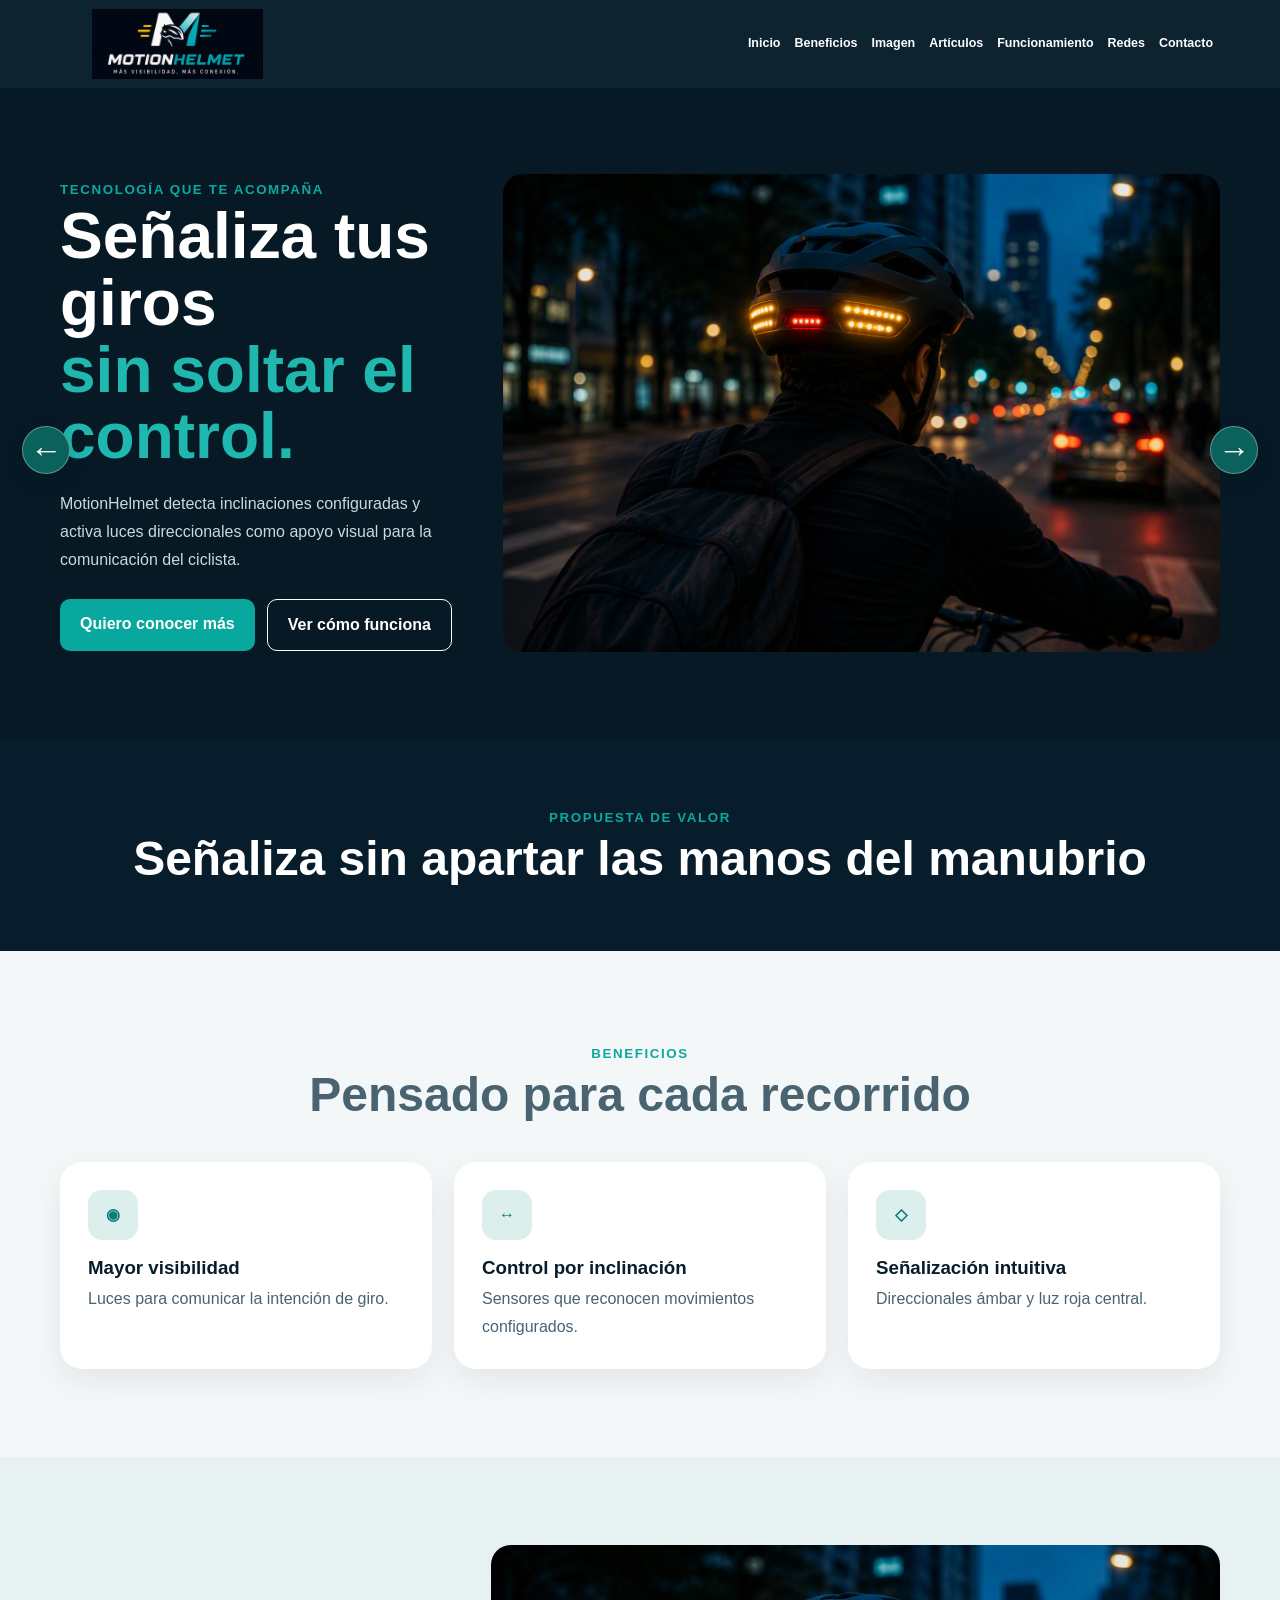
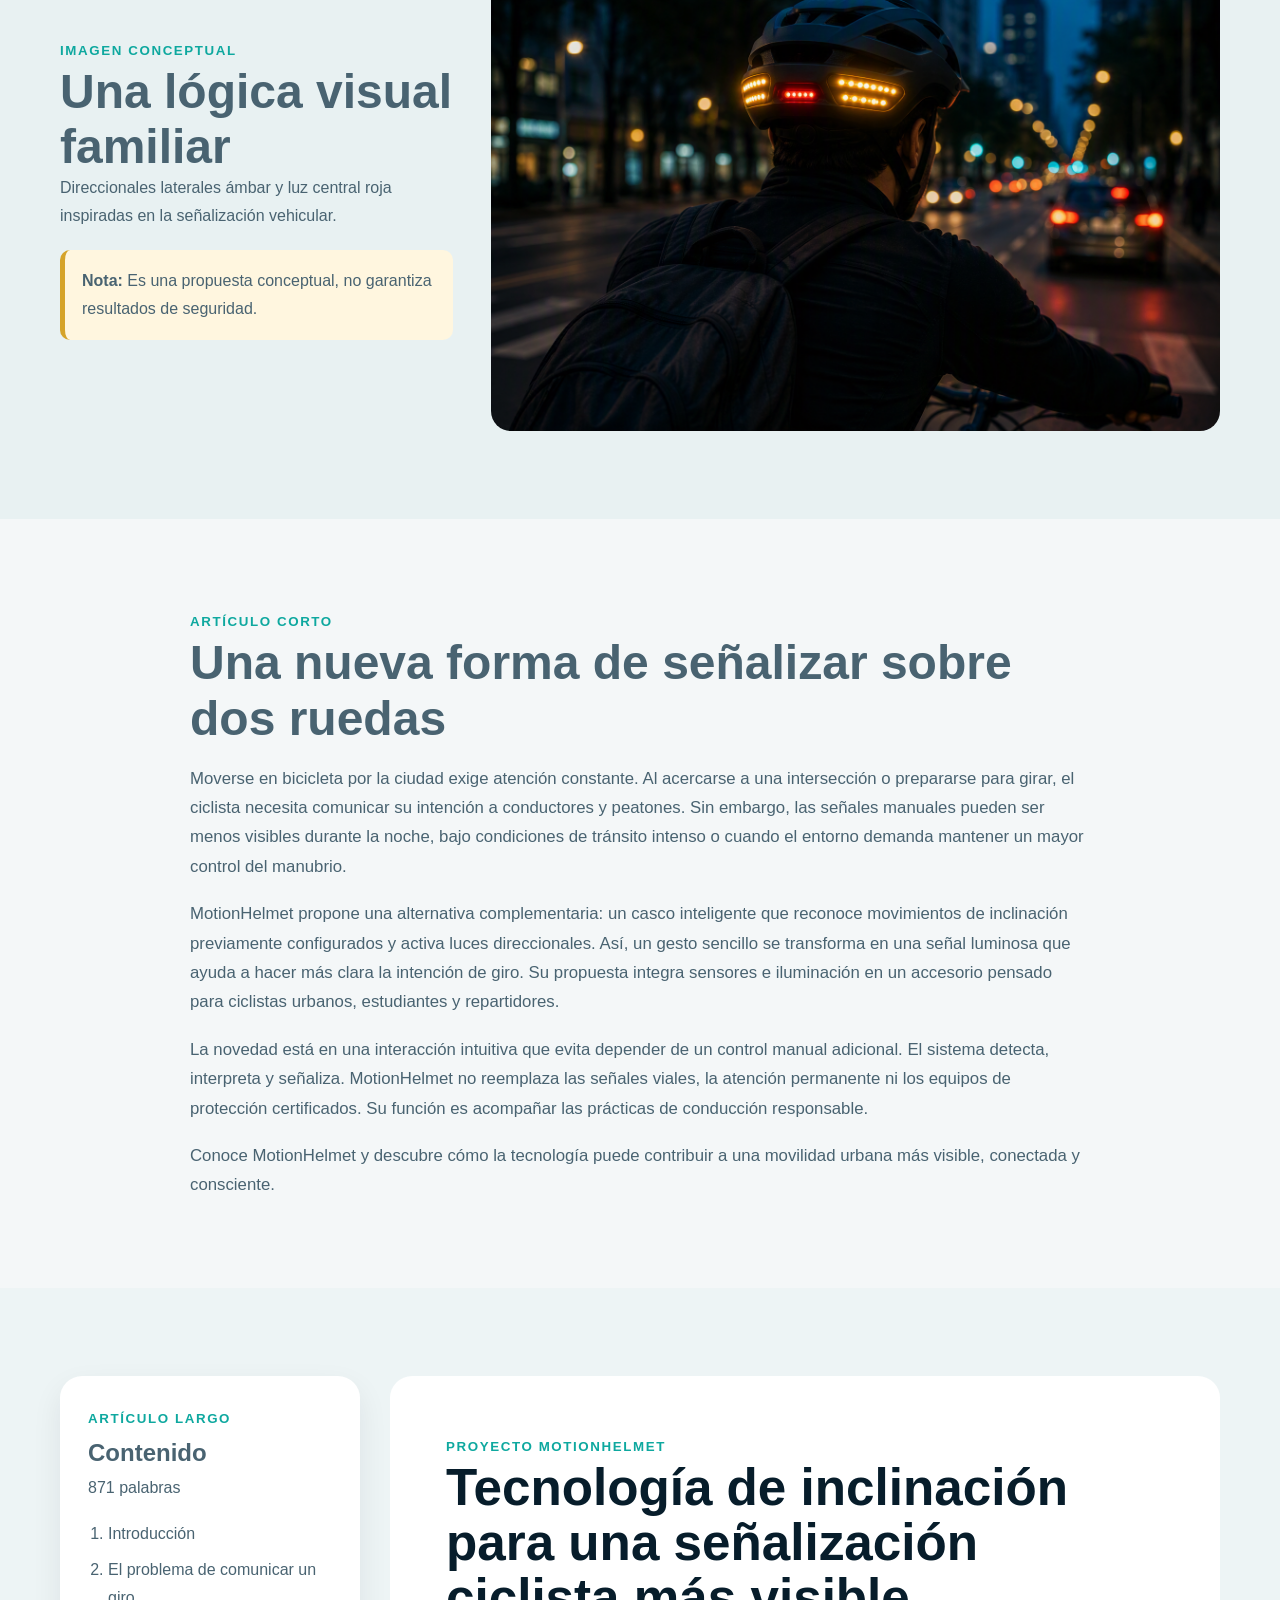
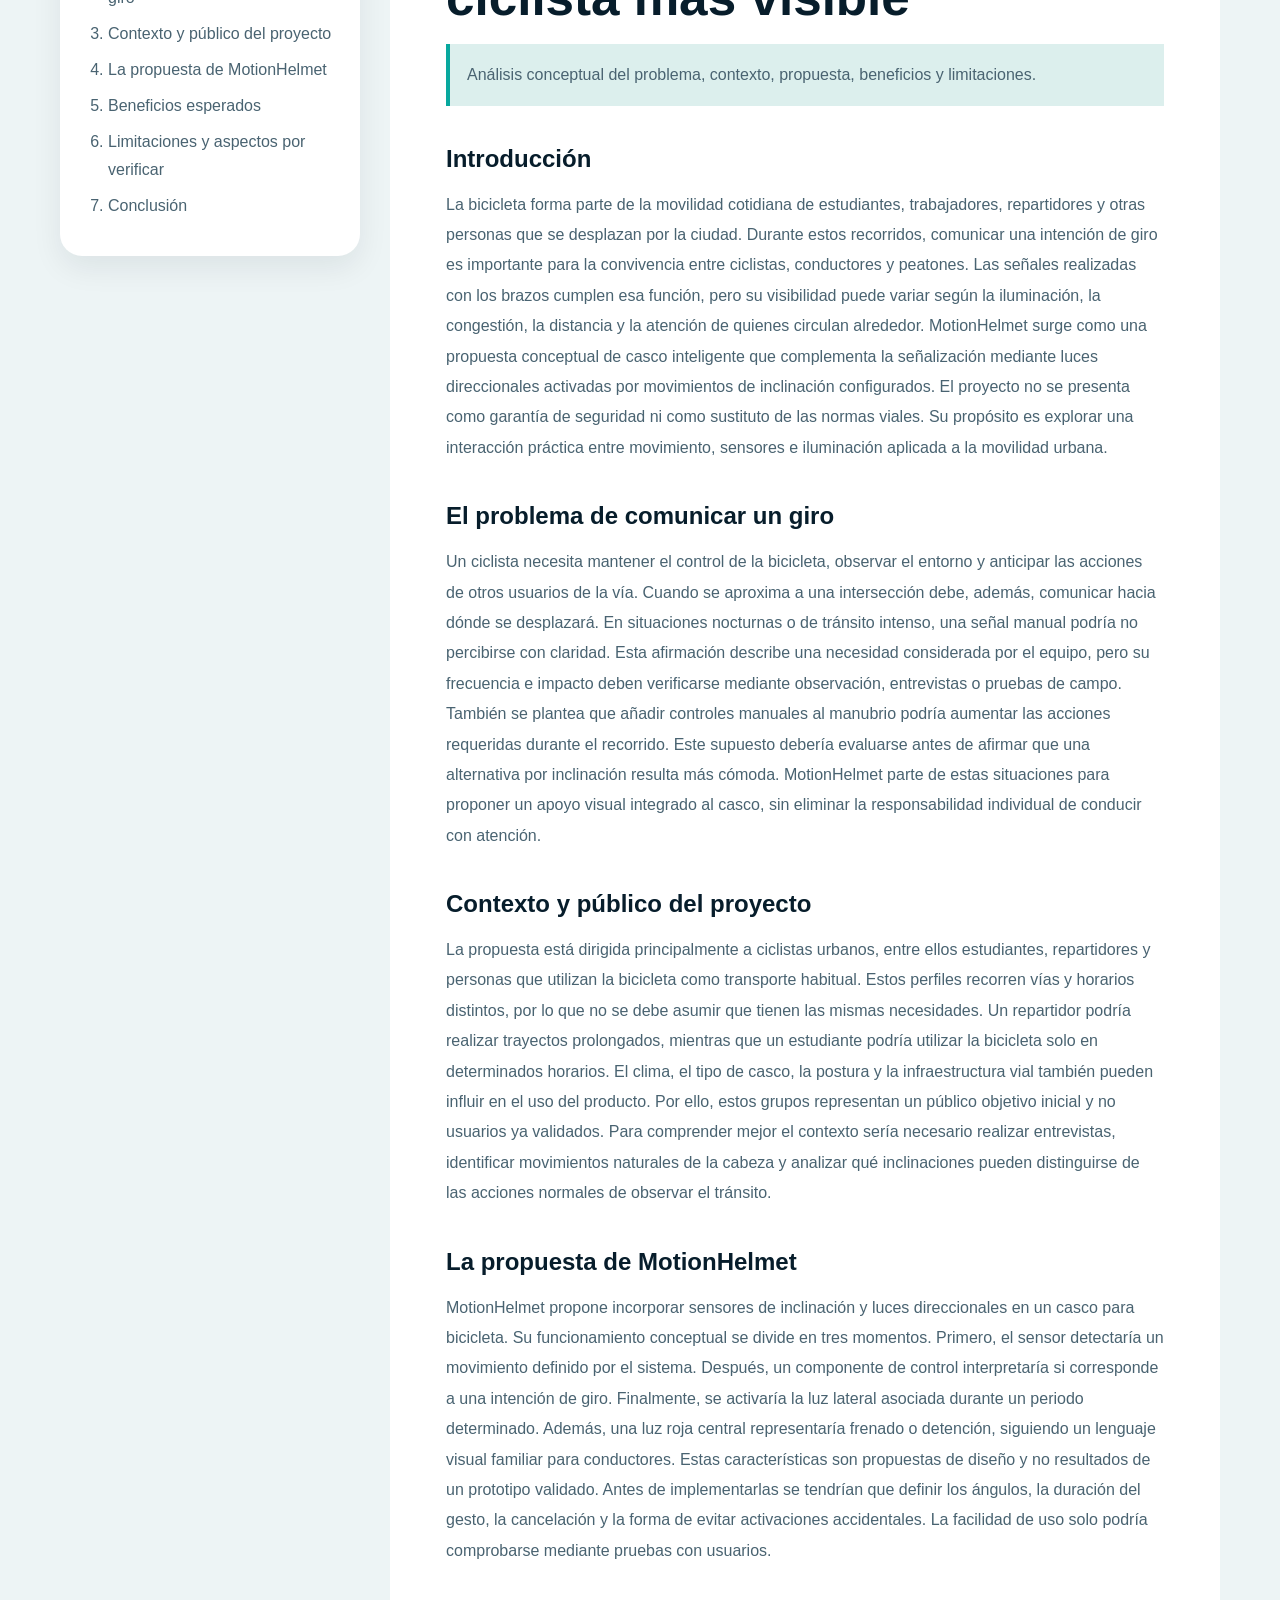
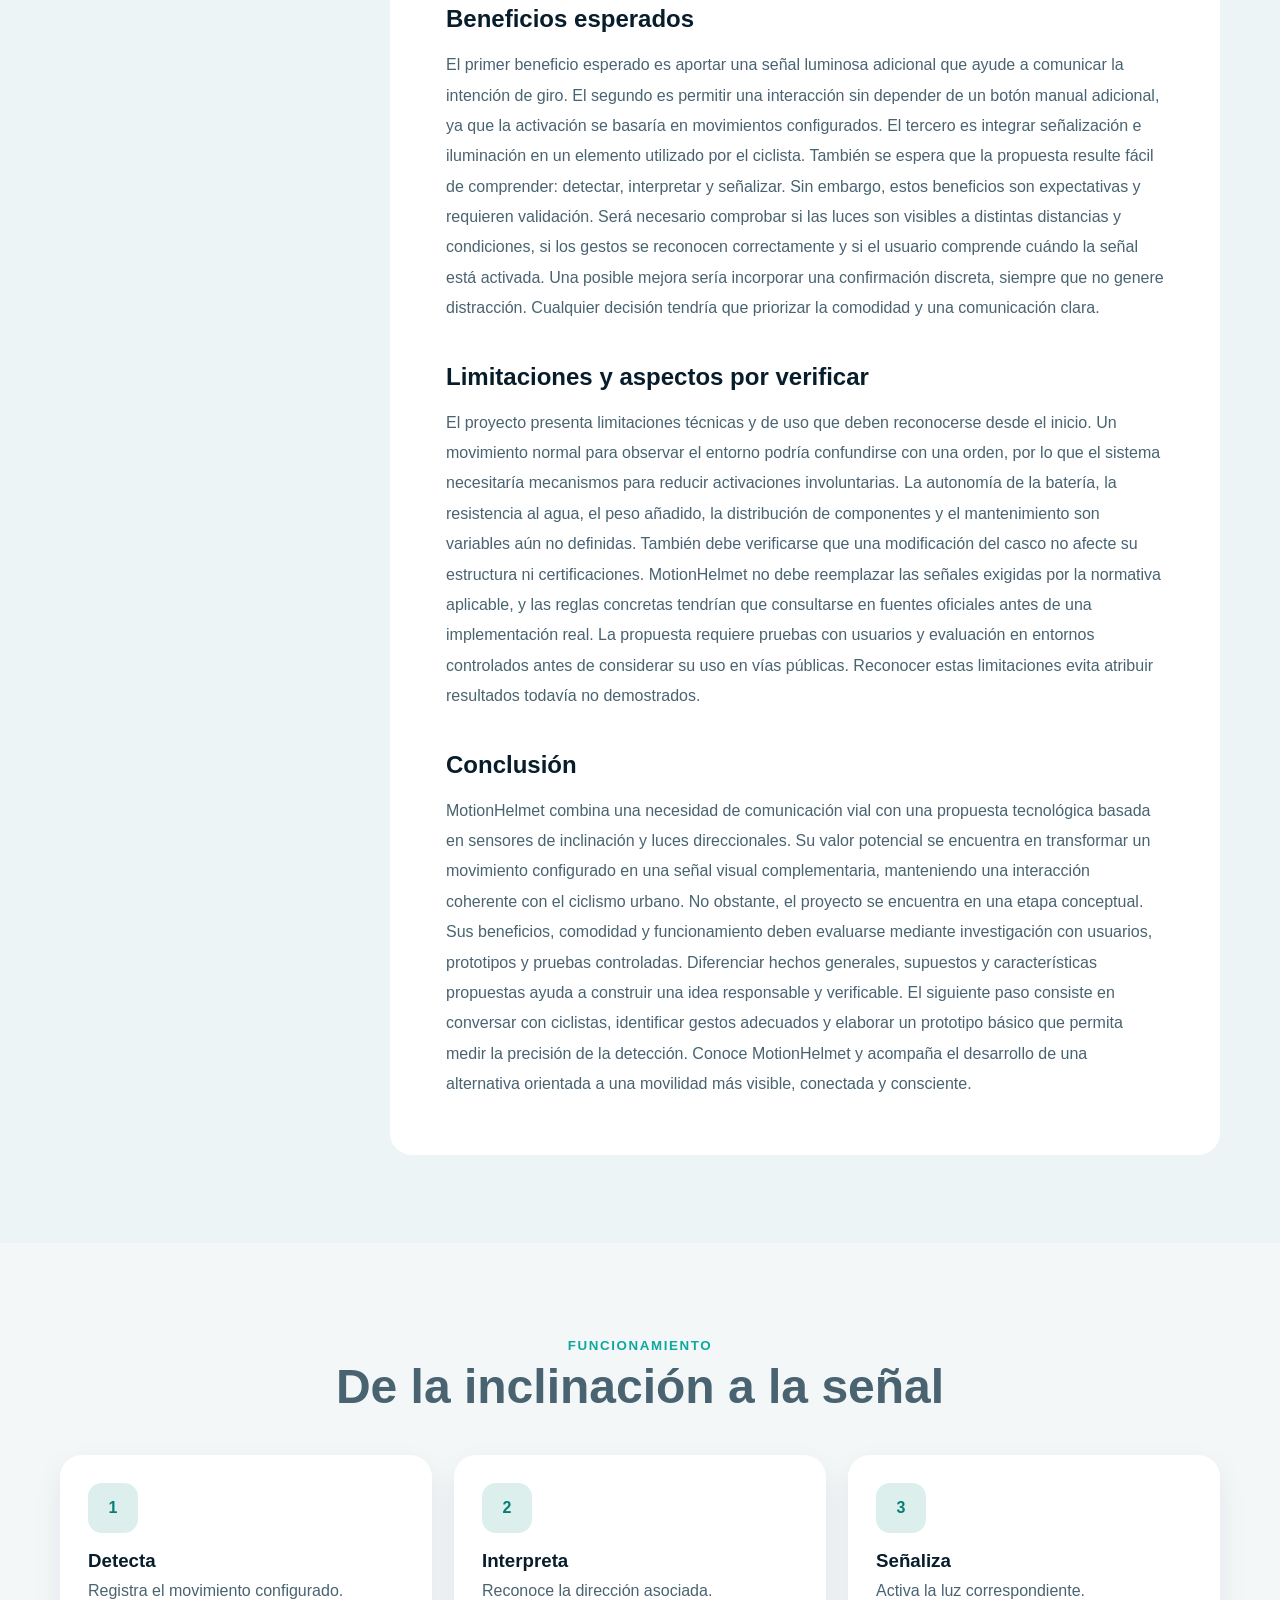
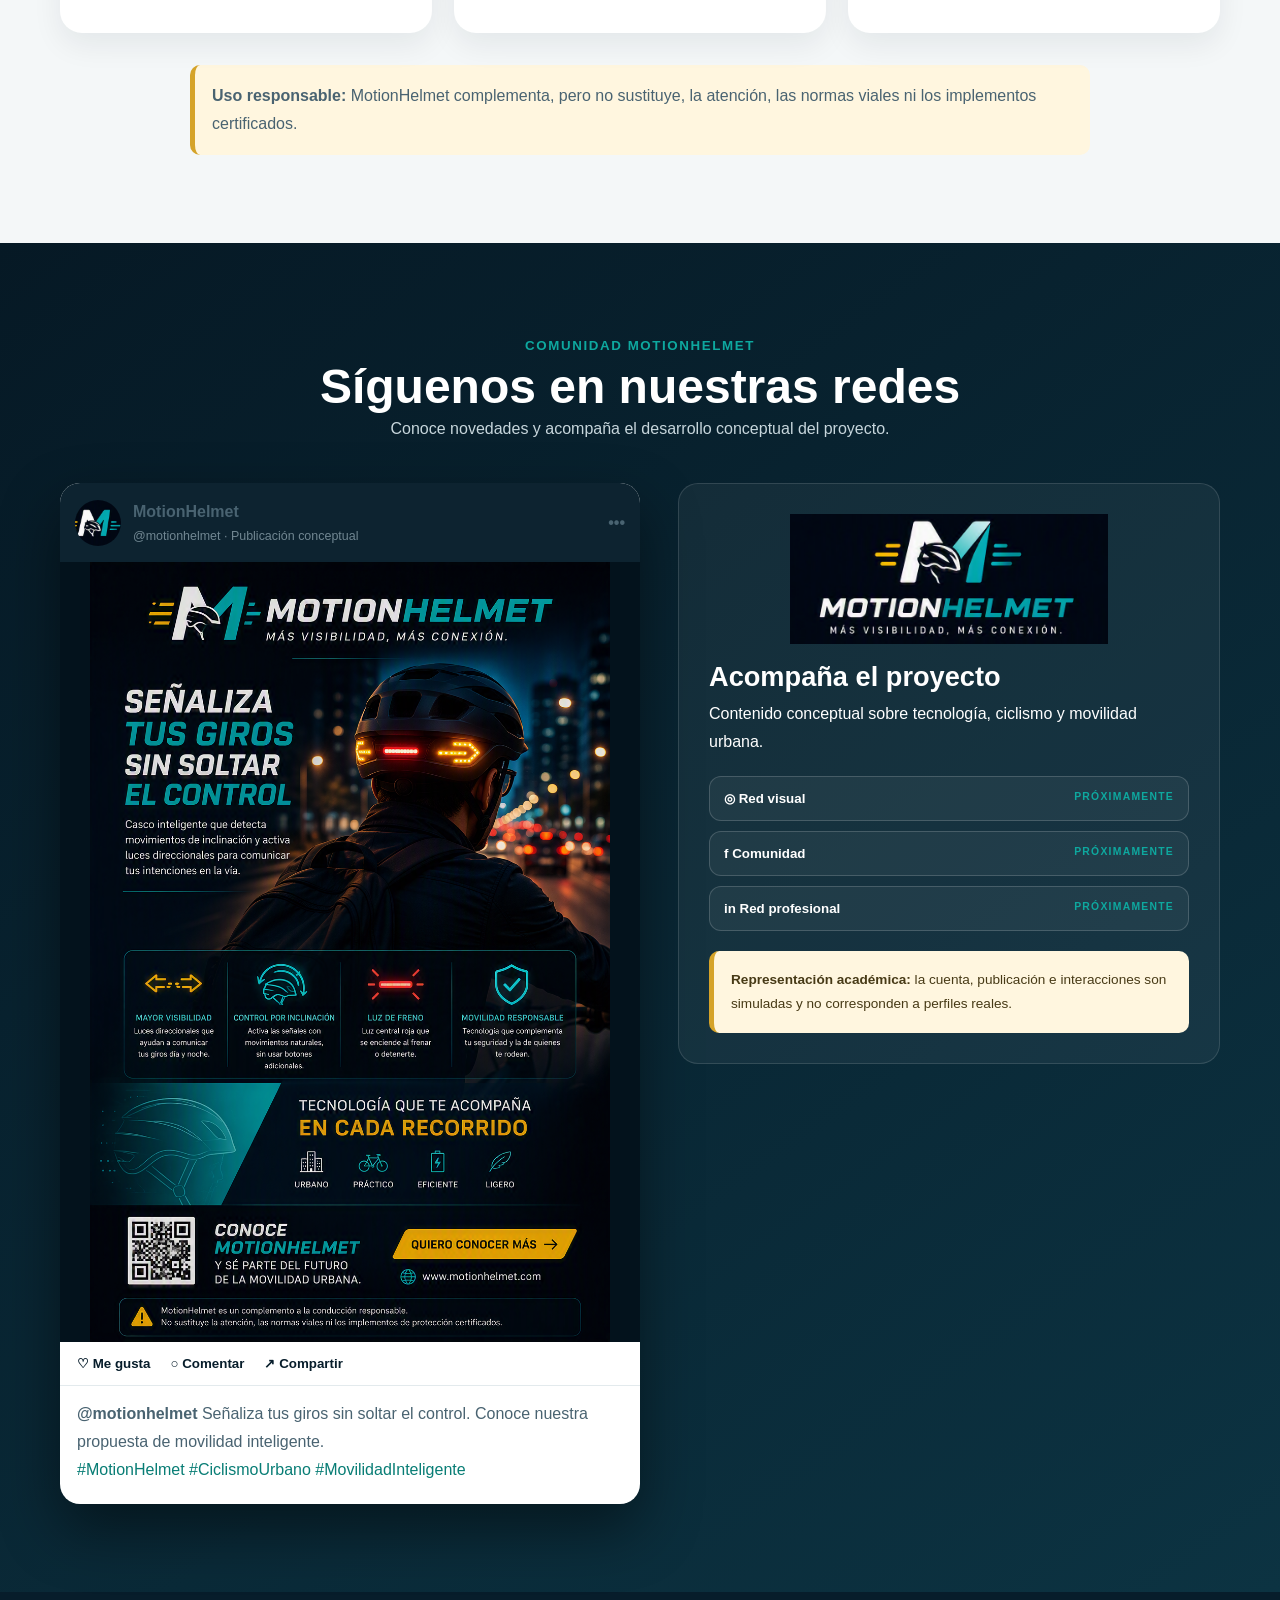
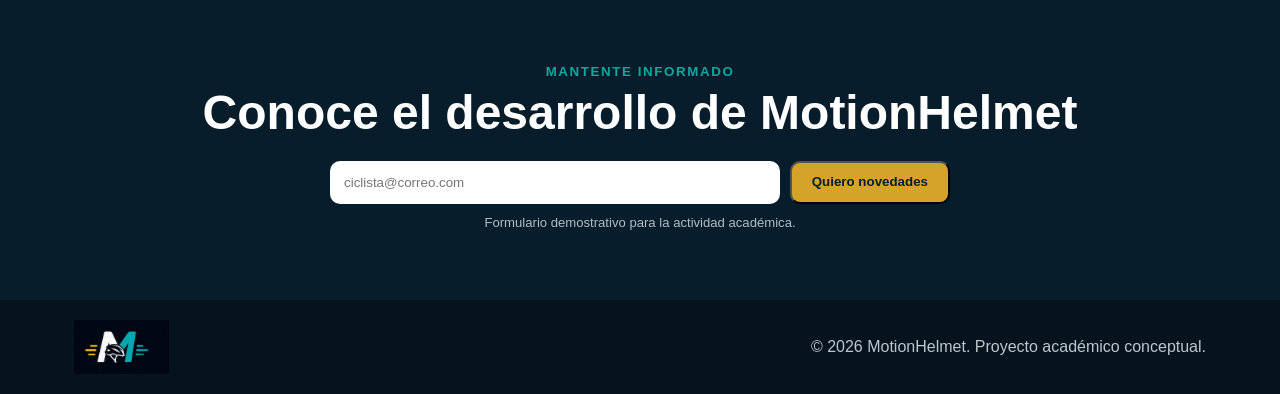
<file: v8 Creacion Poster/index.html>
<!doctype html><html lang="es"><head><meta charset="utf-8"><meta name="viewport" content="width=device-width,initial-scale=1"><title>MotionHelmet</title><link rel="icon" href="motionhelmet-icono.png"><link rel="stylesheet" href="styles.css"></head><body><header><nav class="wrap"><a class="brand" href="#inicio"><img src="motionhelmet-logo-principal.png" alt="MotionHelmet"></a><button id="toggle">☰</button><ul id="menu"><li><a href="#inicio">Inicio</a></li><li><a href="#beneficios">Beneficios</a></li><li><a href="#imagen">Imagen</a></li><li><a href="#articulo-corto">Artículos</a></li><li><a href="#funcionamiento">Funcionamiento</a></li><li><a href="#redes">Redes</a></li><li><a href="#contacto">Contacto</a></li></ul></nav></header><main>
<section id="inicio" class="hero"><div class="wrap hero-grid"><div><small>Tecnología que te acompaña</small><h1>Señaliza tus giros <em>sin soltar el control.</em></h1><p>MotionHelmet detecta inclinaciones configuradas y activa luces direccionales como apoyo visual para la comunicación del ciclista.</p><div class="actions"><a class="btn primary" href="#contacto">Quiero conocer más</a><a class="btn secondary" href="#funcionamiento">Ver cómo funciona</a></div></div><img src="motionhelmet-ciclista.png" alt="Ciclista con casco MotionHelmet"></div></section>
<section class="value"><div class="wrap"><small>Propuesta de valor</small><h2>Señaliza sin apartar las manos del manubrio</h2></div></section>
<section id="beneficios" class="section"><div class="wrap"><div class="heading"><small>Beneficios</small><h2>Pensado para cada recorrido</h2></div><div class="cards"><article><b>◉</b><h3>Mayor visibilidad</h3><p>Luces para comunicar la intención de giro.</p></article><article><b>↔</b><h3>Control por inclinación</h3><p>Sensores que reconocen movimientos configurados.</p></article><article><b>◇</b><h3>Señalización intuitiva</h3><p>Direccionales ámbar y luz roja central.</p></article></div></div></section>
<section id="imagen" class="section pale"><div class="wrap split"><div><small>Imagen conceptual</small><h2>Una lógica visual familiar</h2><p>Direccionales laterales ámbar y luz central roja inspiradas en la señalización vehicular.</p><aside><strong>Nota:</strong> Es una propuesta conceptual, no garantiza resultados de seguridad.</aside></div><img src="motionhelmet-ciclista.png" alt="Casco con luces direccionales"></div></section>
<section id="articulo-corto" class="section"><article class="wrap reading"><small>Artículo corto</small><h2>Una nueva forma de señalizar sobre dos ruedas</h2><p>Moverse en bicicleta por la ciudad exige atención constante. Al acercarse a una intersección o prepararse para girar, el ciclista necesita comunicar su intención a conductores y peatones. Sin embargo, las señales manuales pueden ser menos visibles durante la noche, bajo condiciones de tránsito intenso o cuando el entorno demanda mantener un mayor control del manubrio.</p><p>MotionHelmet propone una alternativa complementaria: un casco inteligente que reconoce movimientos de inclinación previamente configurados y activa luces direccionales. Así, un gesto sencillo se transforma en una señal luminosa que ayuda a hacer más clara la intención de giro. Su propuesta integra sensores e iluminación en un accesorio pensado para ciclistas urbanos, estudiantes y repartidores.</p><p>La novedad está en una interacción intuitiva que evita depender de un control manual adicional. El sistema detecta, interpreta y señaliza. MotionHelmet no reemplaza las señales viales, la atención permanente ni los equipos de protección certificados. Su función es acompañar las prácticas de conducción responsable.</p><p>Conoce MotionHelmet y descubre cómo la tecnología puede contribuir a una movilidad urbana más visible, conectada y consciente.</p></article></section>
<section id="articulo-largo" class="section long"><div class="wrap article-grid"><aside class="toc"><small>Artículo largo</small><h2>Contenido</h2><p>871 palabras</p><ol><li><a href="#parte-1">Introducción</a></li><li><a href="#parte-2">El problema de comunicar un giro</a></li><li><a href="#parte-3">Contexto y público del proyecto</a></li><li><a href="#parte-4">La propuesta de MotionHelmet</a></li><li><a href="#parte-5">Beneficios esperados</a></li><li><a href="#parte-6">Limitaciones y aspectos por verificar</a></li><li><a href="#parte-7">Conclusión</a></li></ol></aside><article class="paper"><small>Proyecto MotionHelmet</small><h2>Tecnología de inclinación para una señalización ciclista más visible</h2><p class="lead">Análisis conceptual del problema, contexto, propuesta, beneficios y limitaciones.</p><section id="parte-1" class="part"><h3>Introducción</h3><p>La bicicleta forma parte de la movilidad cotidiana de estudiantes, trabajadores, repartidores y otras personas que se desplazan por la ciudad. Durante estos recorridos, comunicar una intención de giro es importante para la convivencia entre ciclistas, conductores y peatones. Las señales realizadas con los brazos cumplen esa función, pero su visibilidad puede variar según la iluminación, la congestión, la distancia y la atención de quienes circulan alrededor. MotionHelmet surge como una propuesta conceptual de casco inteligente que complementa la señalización mediante luces direccionales activadas por movimientos de inclinación configurados. El proyecto no se presenta como garantía de seguridad ni como sustituto de las normas viales. Su propósito es explorar una interacción práctica entre movimiento, sensores e iluminación aplicada a la movilidad urbana.</p></section><section id="parte-2" class="part"><h3>El problema de comunicar un giro</h3><p>Un ciclista necesita mantener el control de la bicicleta, observar el entorno y anticipar las acciones de otros usuarios de la vía. Cuando se aproxima a una intersección debe, además, comunicar hacia dónde se desplazará. En situaciones nocturnas o de tránsito intenso, una señal manual podría no percibirse con claridad. Esta afirmación describe una necesidad considerada por el equipo, pero su frecuencia e impacto deben verificarse mediante observación, entrevistas o pruebas de campo. También se plantea que añadir controles manuales al manubrio podría aumentar las acciones requeridas durante el recorrido. Este supuesto debería evaluarse antes de afirmar que una alternativa por inclinación resulta más cómoda. MotionHelmet parte de estas situaciones para proponer un apoyo visual integrado al casco, sin eliminar la responsabilidad individual de conducir con atención.</p></section><section id="parte-3" class="part"><h3>Contexto y público del proyecto</h3><p>La propuesta está dirigida principalmente a ciclistas urbanos, entre ellos estudiantes, repartidores y personas que utilizan la bicicleta como transporte habitual. Estos perfiles recorren vías y horarios distintos, por lo que no se debe asumir que tienen las mismas necesidades. Un repartidor podría realizar trayectos prolongados, mientras que un estudiante podría utilizar la bicicleta solo en determinados horarios. El clima, el tipo de casco, la postura y la infraestructura vial también pueden influir en el uso del producto. Por ello, estos grupos representan un público objetivo inicial y no usuarios ya validados. Para comprender mejor el contexto sería necesario realizar entrevistas, identificar movimientos naturales de la cabeza y analizar qué inclinaciones pueden distinguirse de las acciones normales de observar el tránsito.</p></section><section id="parte-4" class="part"><h3>La propuesta de MotionHelmet</h3><p>MotionHelmet propone incorporar sensores de inclinación y luces direccionales en un casco para bicicleta. Su funcionamiento conceptual se divide en tres momentos. Primero, el sensor detectaría un movimiento definido por el sistema. Después, un componente de control interpretaría si corresponde a una intención de giro. Finalmente, se activaría la luz lateral asociada durante un periodo determinado. Además, una luz roja central representaría frenado o detención, siguiendo un lenguaje visual familiar para conductores. Estas características son propuestas de diseño y no resultados de un prototipo validado. Antes de implementarlas se tendrían que definir los ángulos, la duración del gesto, la cancelación y la forma de evitar activaciones accidentales. La facilidad de uso solo podría comprobarse mediante pruebas con usuarios.</p></section><section id="parte-5" class="part"><h3>Beneficios esperados</h3><p>El primer beneficio esperado es aportar una señal luminosa adicional que ayude a comunicar la intención de giro. El segundo es permitir una interacción sin depender de un botón manual adicional, ya que la activación se basaría en movimientos configurados. El tercero es integrar señalización e iluminación en un elemento utilizado por el ciclista. También se espera que la propuesta resulte fácil de comprender: detectar, interpretar y señalizar. Sin embargo, estos beneficios son expectativas y requieren validación. Será necesario comprobar si las luces son visibles a distintas distancias y condiciones, si los gestos se reconocen correctamente y si el usuario comprende cuándo la señal está activada. Una posible mejora sería incorporar una confirmación discreta, siempre que no genere distracción. Cualquier decisión tendría que priorizar la comodidad y una comunicación clara.</p></section><section id="parte-6" class="part"><h3>Limitaciones y aspectos por verificar</h3><p>El proyecto presenta limitaciones técnicas y de uso que deben reconocerse desde el inicio. Un movimiento normal para observar el entorno podría confundirse con una orden, por lo que el sistema necesitaría mecanismos para reducir activaciones involuntarias. La autonomía de la batería, la resistencia al agua, el peso añadido, la distribución de componentes y el mantenimiento son variables aún no definidas. También debe verificarse que una modificación del casco no afecte su estructura ni certificaciones. MotionHelmet no debe reemplazar las señales exigidas por la normativa aplicable, y las reglas concretas tendrían que consultarse en fuentes oficiales antes de una implementación real. La propuesta requiere pruebas con usuarios y evaluación en entornos controlados antes de considerar su uso en vías públicas. Reconocer estas limitaciones evita atribuir resultados todavía no demostrados.</p></section><section id="parte-7" class="part"><h3>Conclusión</h3><p>MotionHelmet combina una necesidad de comunicación vial con una propuesta tecnológica basada en sensores de inclinación y luces direccionales. Su valor potencial se encuentra en transformar un movimiento configurado en una señal visual complementaria, manteniendo una interacción coherente con el ciclismo urbano. No obstante, el proyecto se encuentra en una etapa conceptual. Sus beneficios, comodidad y funcionamiento deben evaluarse mediante investigación con usuarios, prototipos y pruebas controladas. Diferenciar hechos generales, supuestos y características propuestas ayuda a construir una idea responsable y verificable. El siguiente paso consiste en conversar con ciclistas, identificar gestos adecuados y elaborar un prototipo básico que permita medir la precisión de la detección. Conoce MotionHelmet y acompaña el desarrollo de una alternativa orientada a una movilidad más visible, conectada y consciente.</p></section></article></div></section>
<section id="funcionamiento" class="section"><div class="wrap"><div class="heading"><small>Funcionamiento</small><h2>De la inclinación a la señal</h2></div><div class="cards"><article><b>1</b><h3>Detecta</h3><p>Registra el movimiento configurado.</p></article><article><b>2</b><h3>Interpreta</h3><p>Reconoce la dirección asociada.</p></article><article><b>3</b><h3>Señaliza</h3><p>Activa la luz correspondiente.</p></article></div><aside class="notice"><strong>Uso responsable:</strong> MotionHelmet complementa, pero no sustituye, la atención, las normas viales ni los implementos certificados.</aside></div></section>
<section id="redes" class="section social"><div class="wrap"><div class="heading light"><small>Comunidad MotionHelmet</small><h2>Síguenos en nuestras redes</h2><p>Conoce novedades y acompaña el desarrollo conceptual del proyecto.</p></div><div class="social-layout"><article class="post"><header class="post-head"><img src="motionhelmet-icono.png" alt="Icono MotionHelmet"><div><strong>MotionHelmet</strong><span>@motionhelmet · Publicación conceptual</span></div><b>•••</b></header><img class="poster" src="motionhelmet-poster.png" alt="Póster promocional de MotionHelmet"><div class="post-actions"><button>♡ <span>Me gusta</span></button><button>○ <span>Comentar</span></button><button>↗ <span>Compartir</span></button></div><div class="caption"><strong>@motionhelmet</strong> Señaliza tus giros sin soltar el control. Conoce nuestra propuesta de movilidad inteligente.<p>#MotionHelmet #CiclismoUrbano #MovilidadInteligente</p></div></article><aside class="follow"><img src="motionhelmet-logo-principal.png" alt="Logo MotionHelmet"><h3>Acompaña el proyecto</h3><p>Contenido conceptual sobre tecnología, ciclismo y movilidad urbana.</p><div class="networks"><button>◎ Red visual <small>Próximamente</small></button><button>f Comunidad <small>Próximamente</small></button><button>in Red profesional <small>Próximamente</small></button></div><p class="academic"><strong>Representación académica:</strong> la cuenta, publicación e interacciones son simuladas y no corresponden a perfiles reales.</p></aside></div></div></section>
<section id="contacto" class="contact"><div class="wrap"><small>Mantente informado</small><h2>Conoce el desarrollo de MotionHelmet</h2><form id="form"><input type="email" placeholder="ciclista@correo.com" required><button class="btn accent">Quiero novedades</button></form><p id="msg">Formulario demostrativo para la actividad académica.</p></div></section></main><footer><div class="wrap foot"><img src="motionhelmet-icono.png" alt="Icono MotionHelmet"><p>© 2026 MotionHelmet. Proyecto académico conceptual.</p></div></footer><script src="script.js"></script><a class="version-arrow" href="../v9%20Creacion%20foto%20lanzamiento/index.html" aria-label="Ir a la versión 9">→</a><a class="version-arrow version-prev" href="../v7%20Mejora%20visual/index.html" aria-label="Volver a la versión 7">←</a></body></html>
</file>
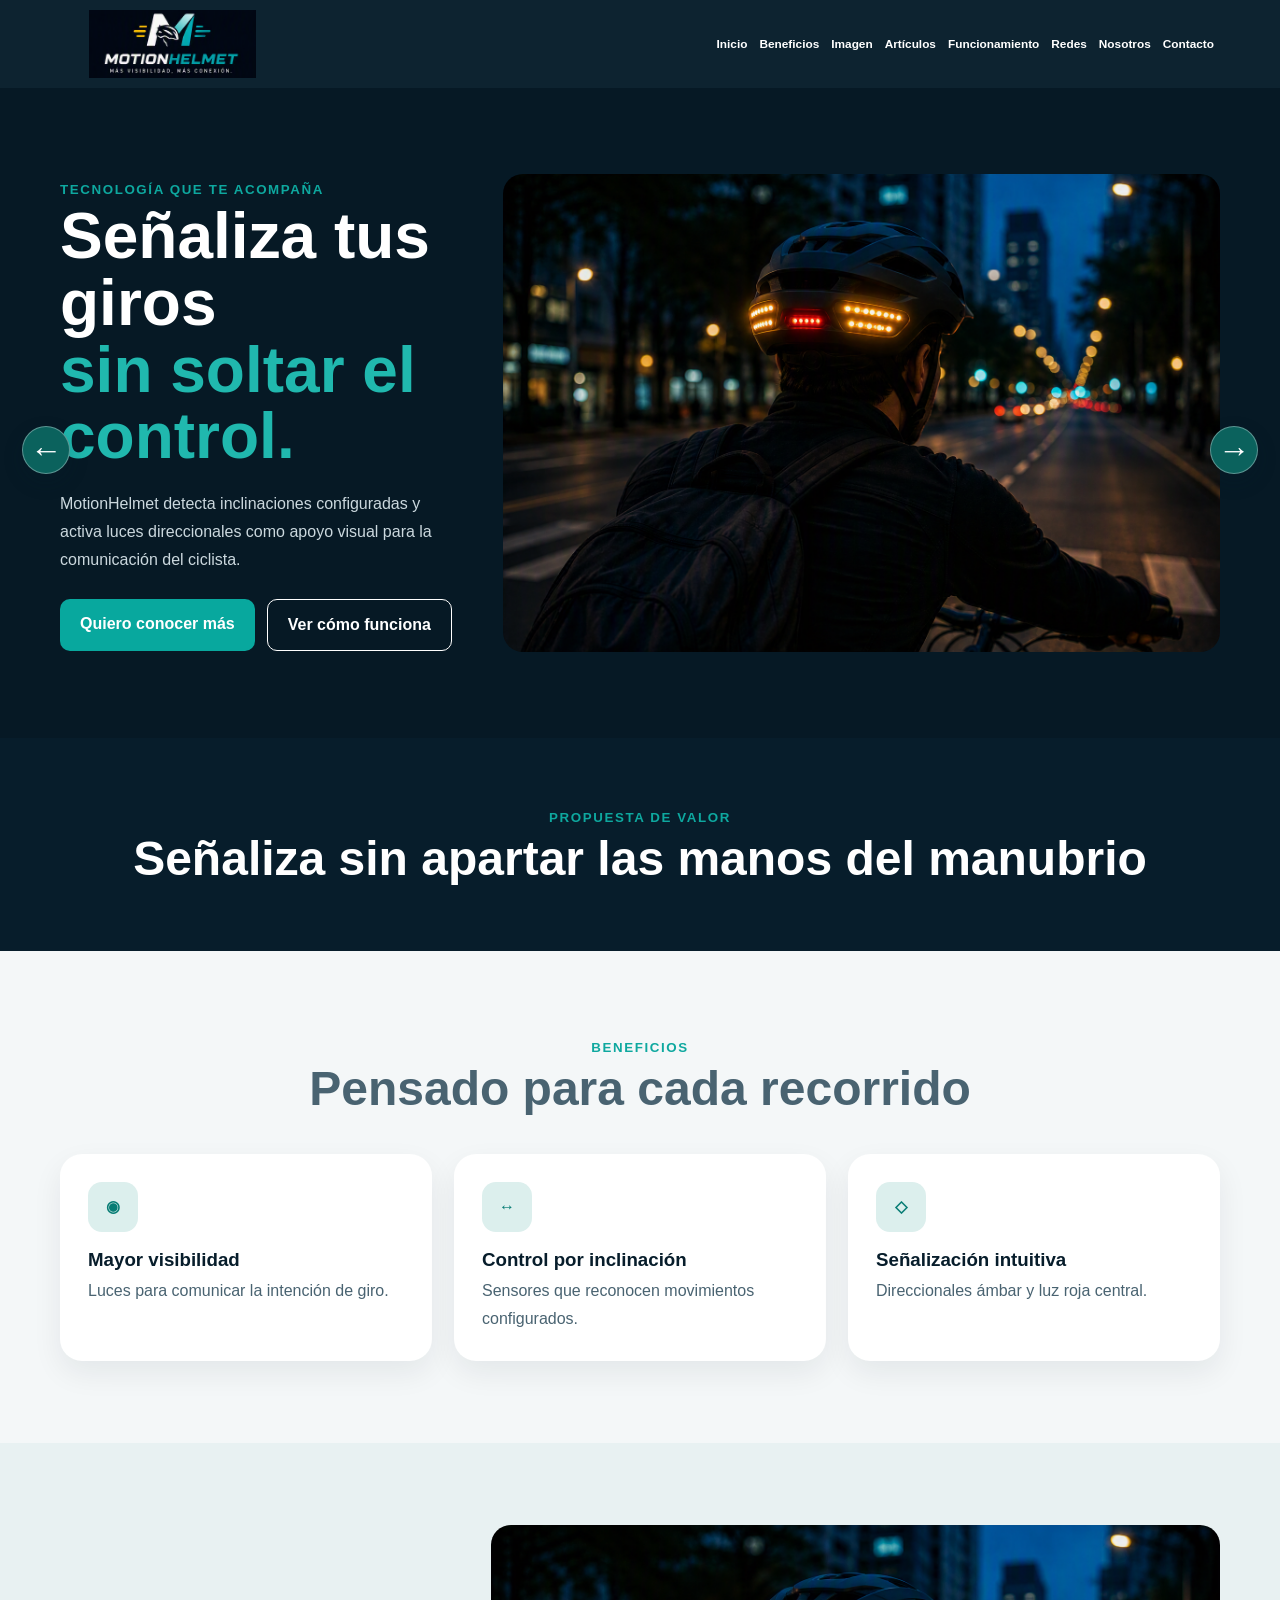
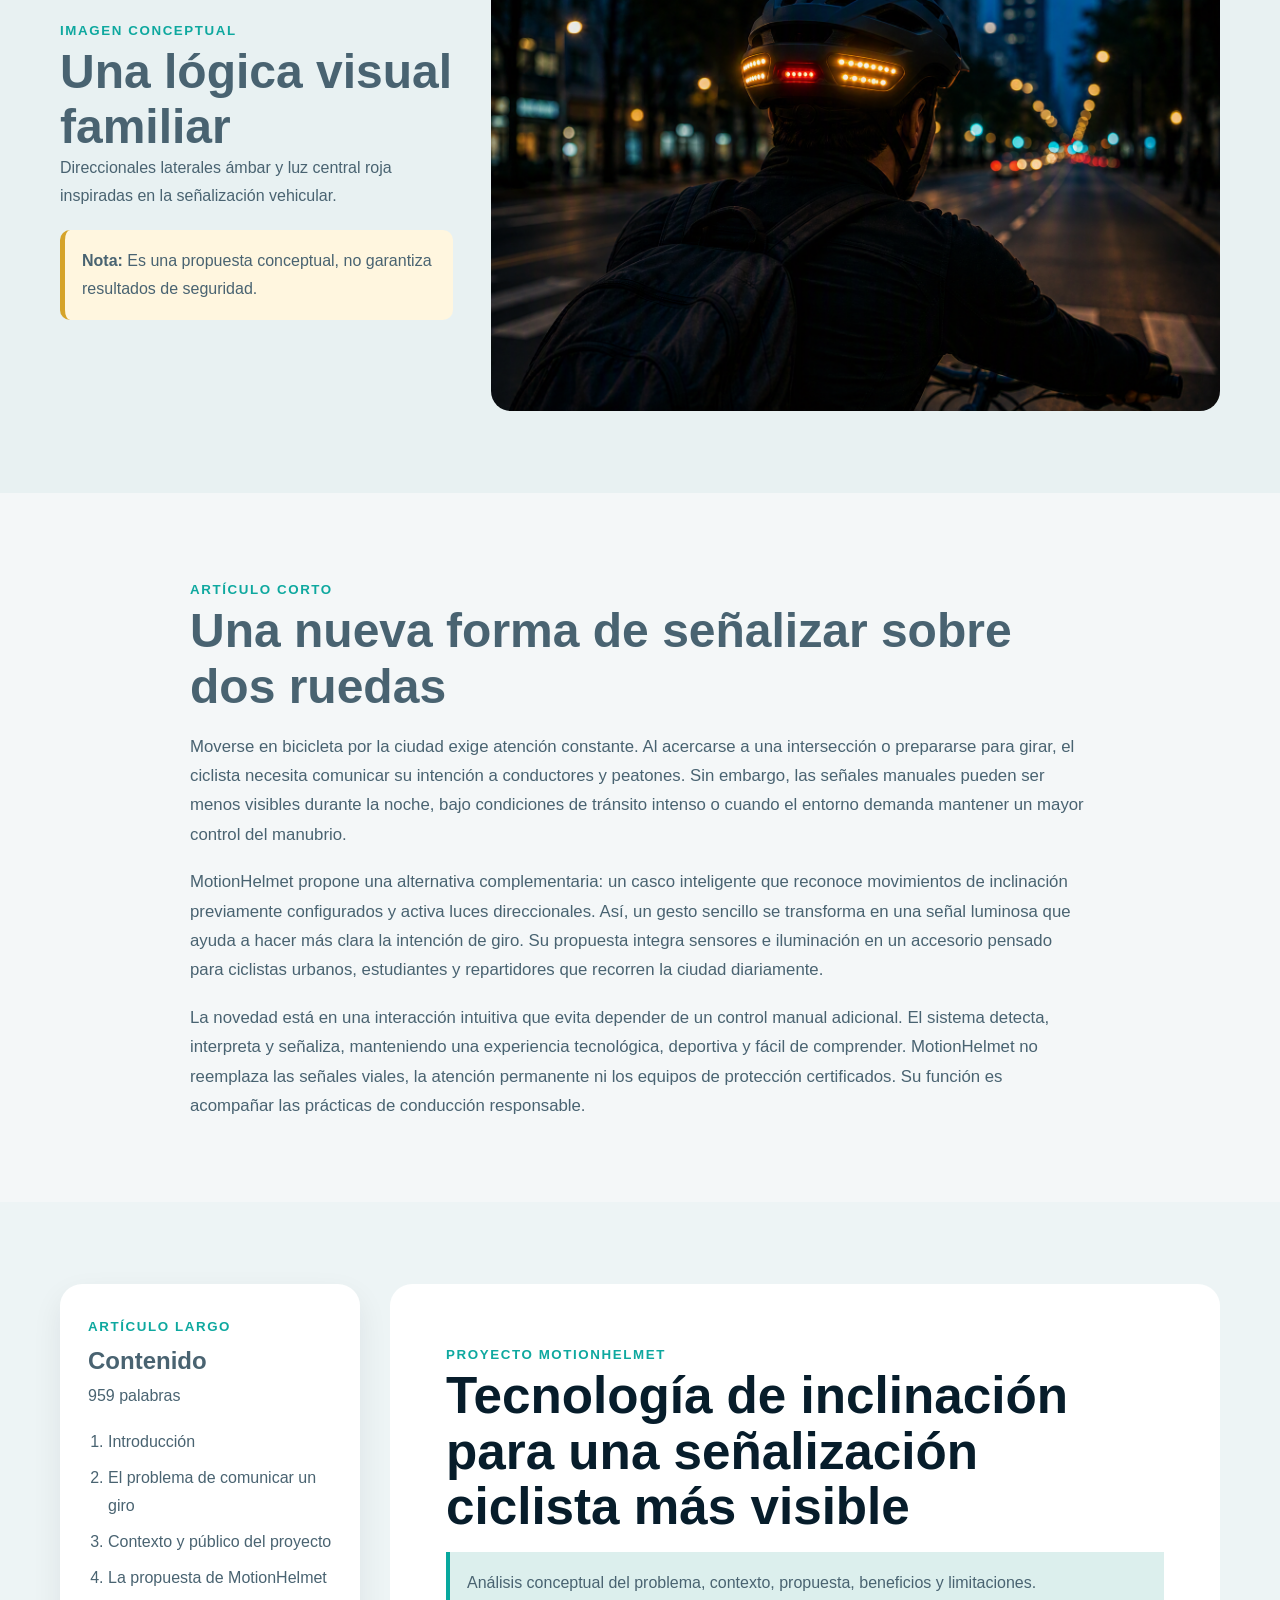
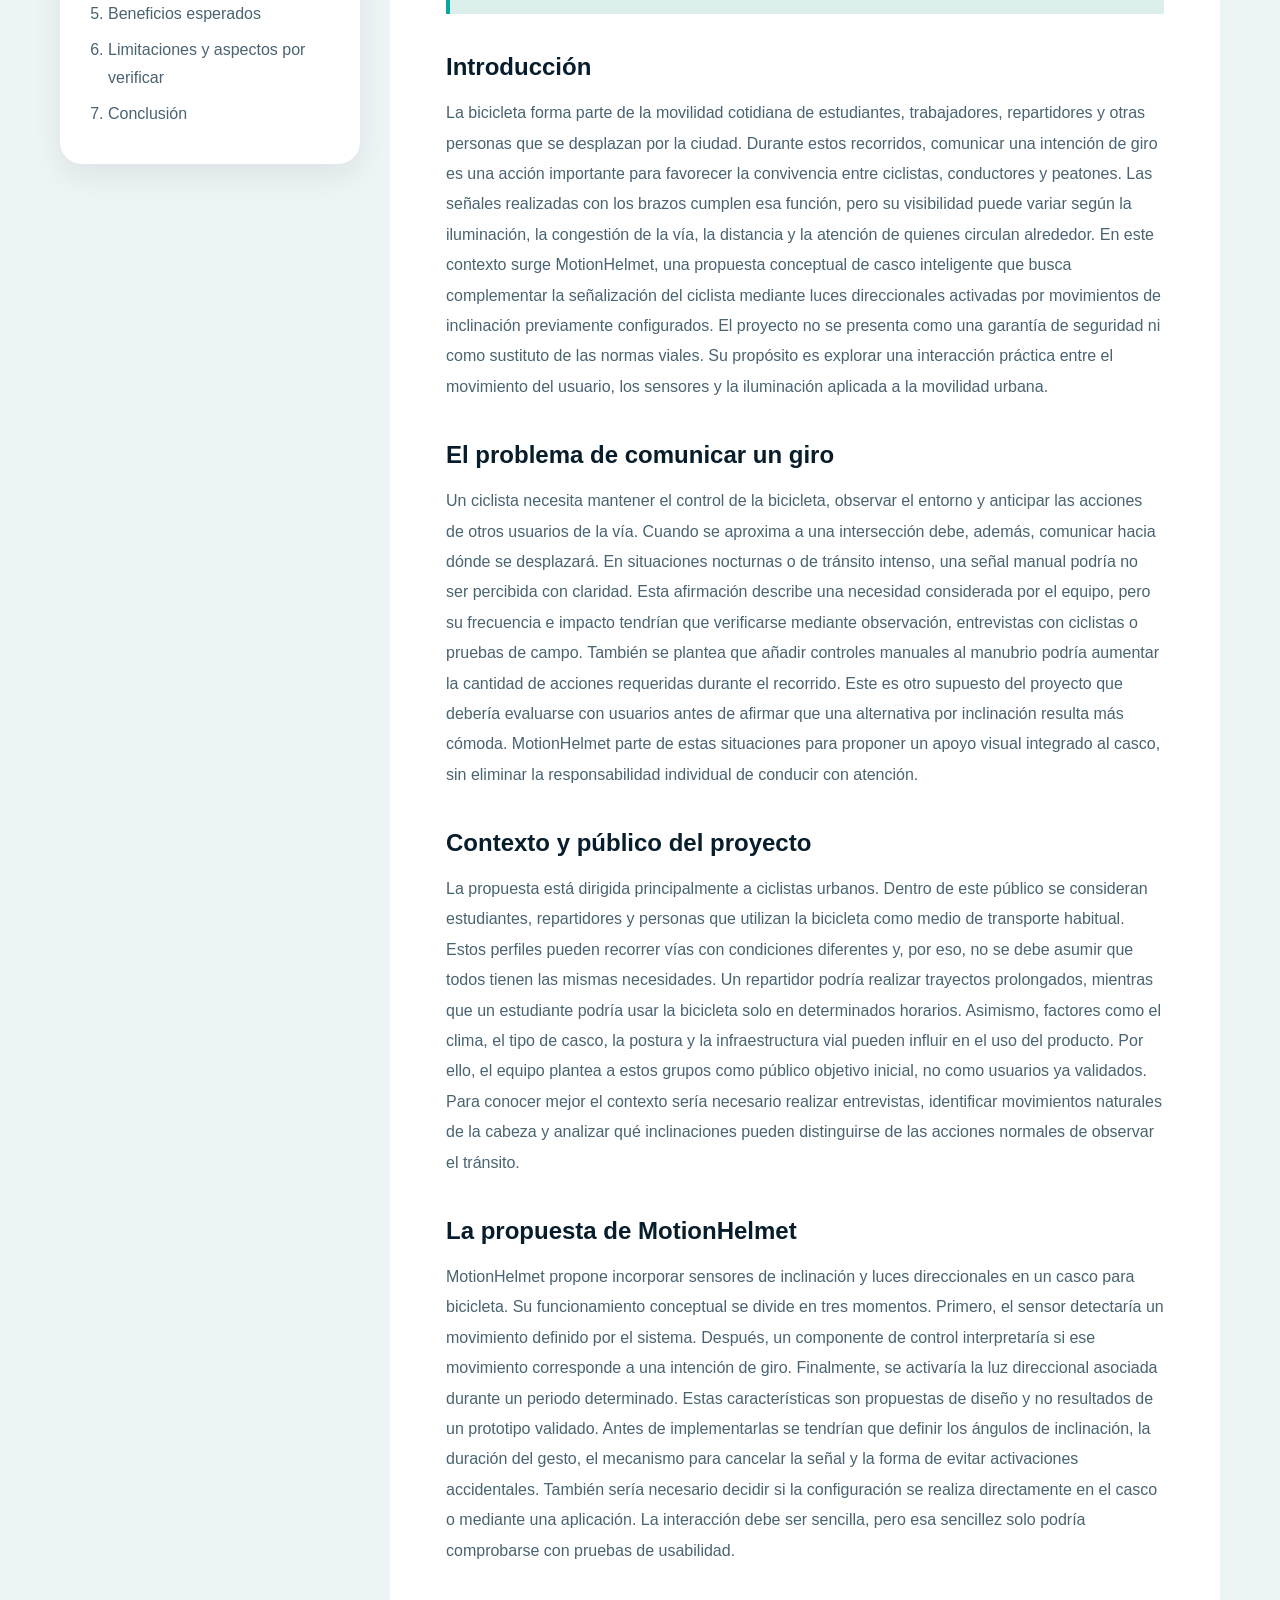
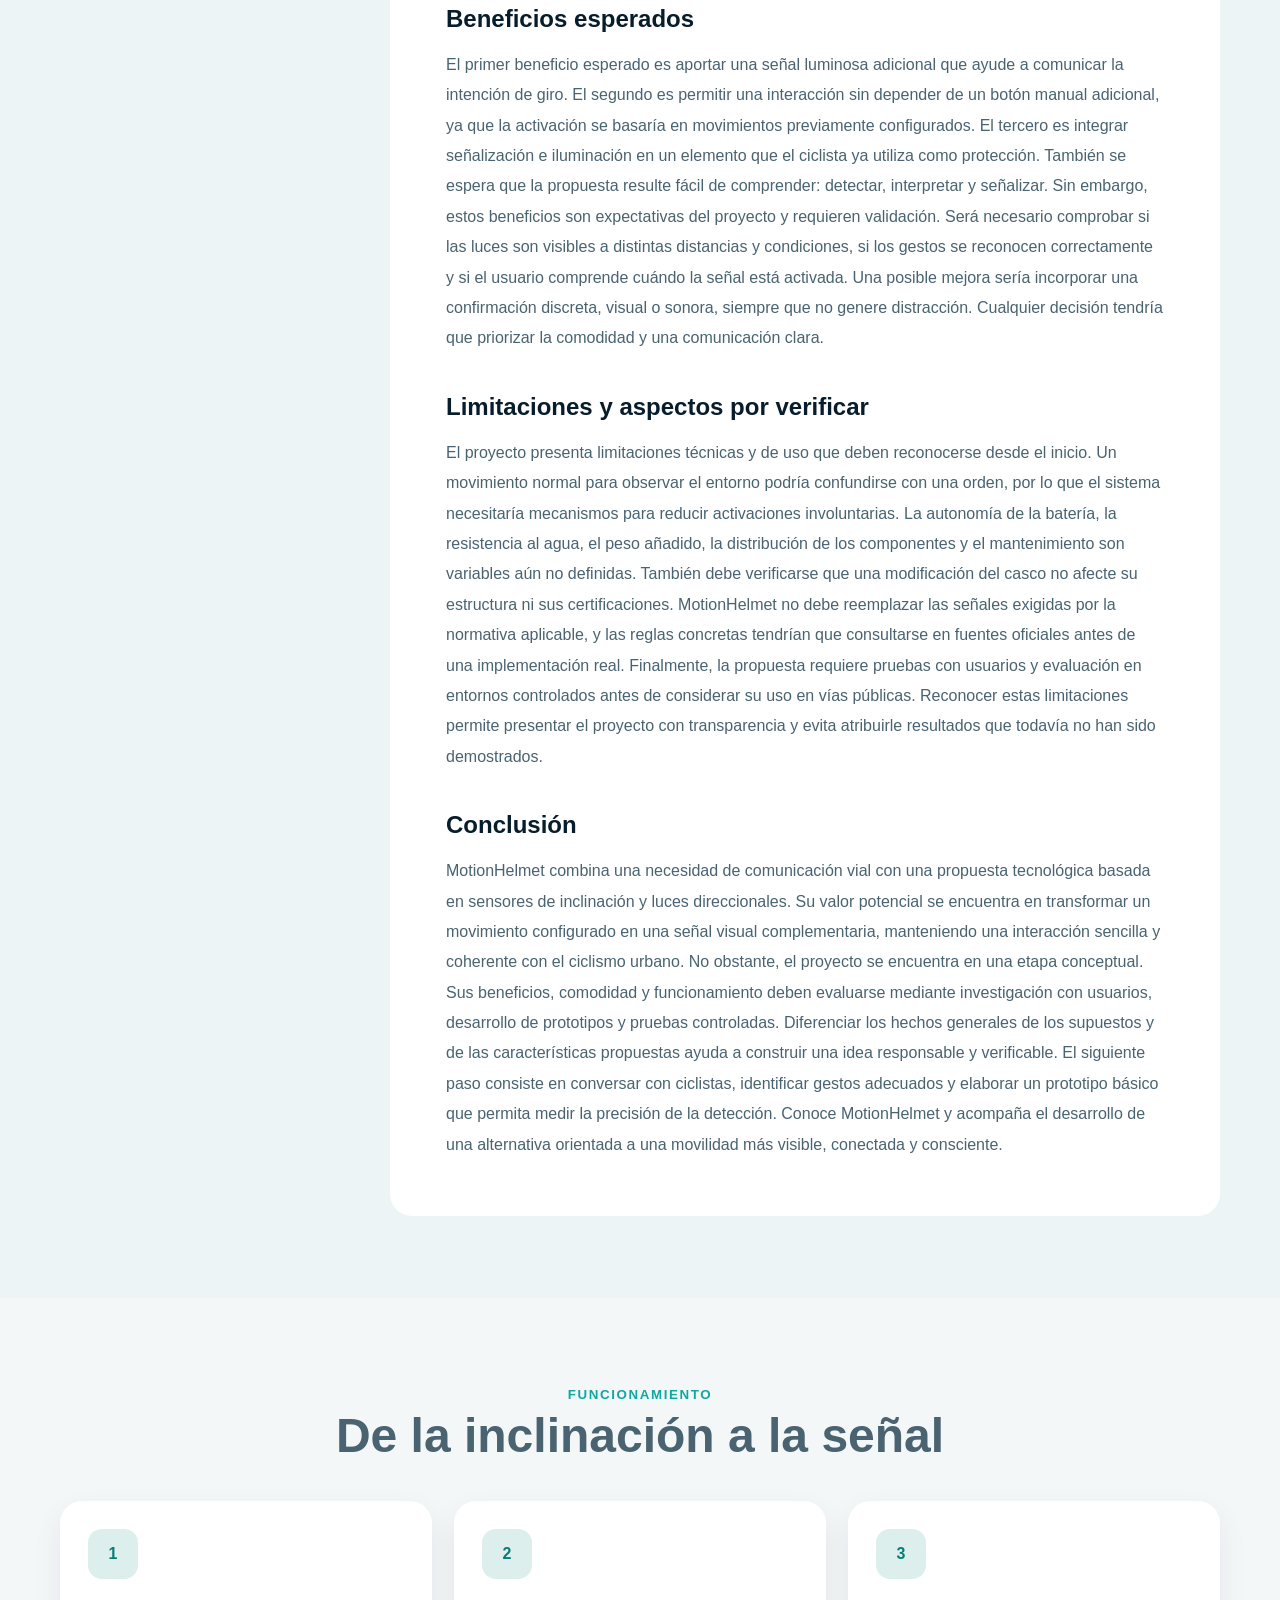
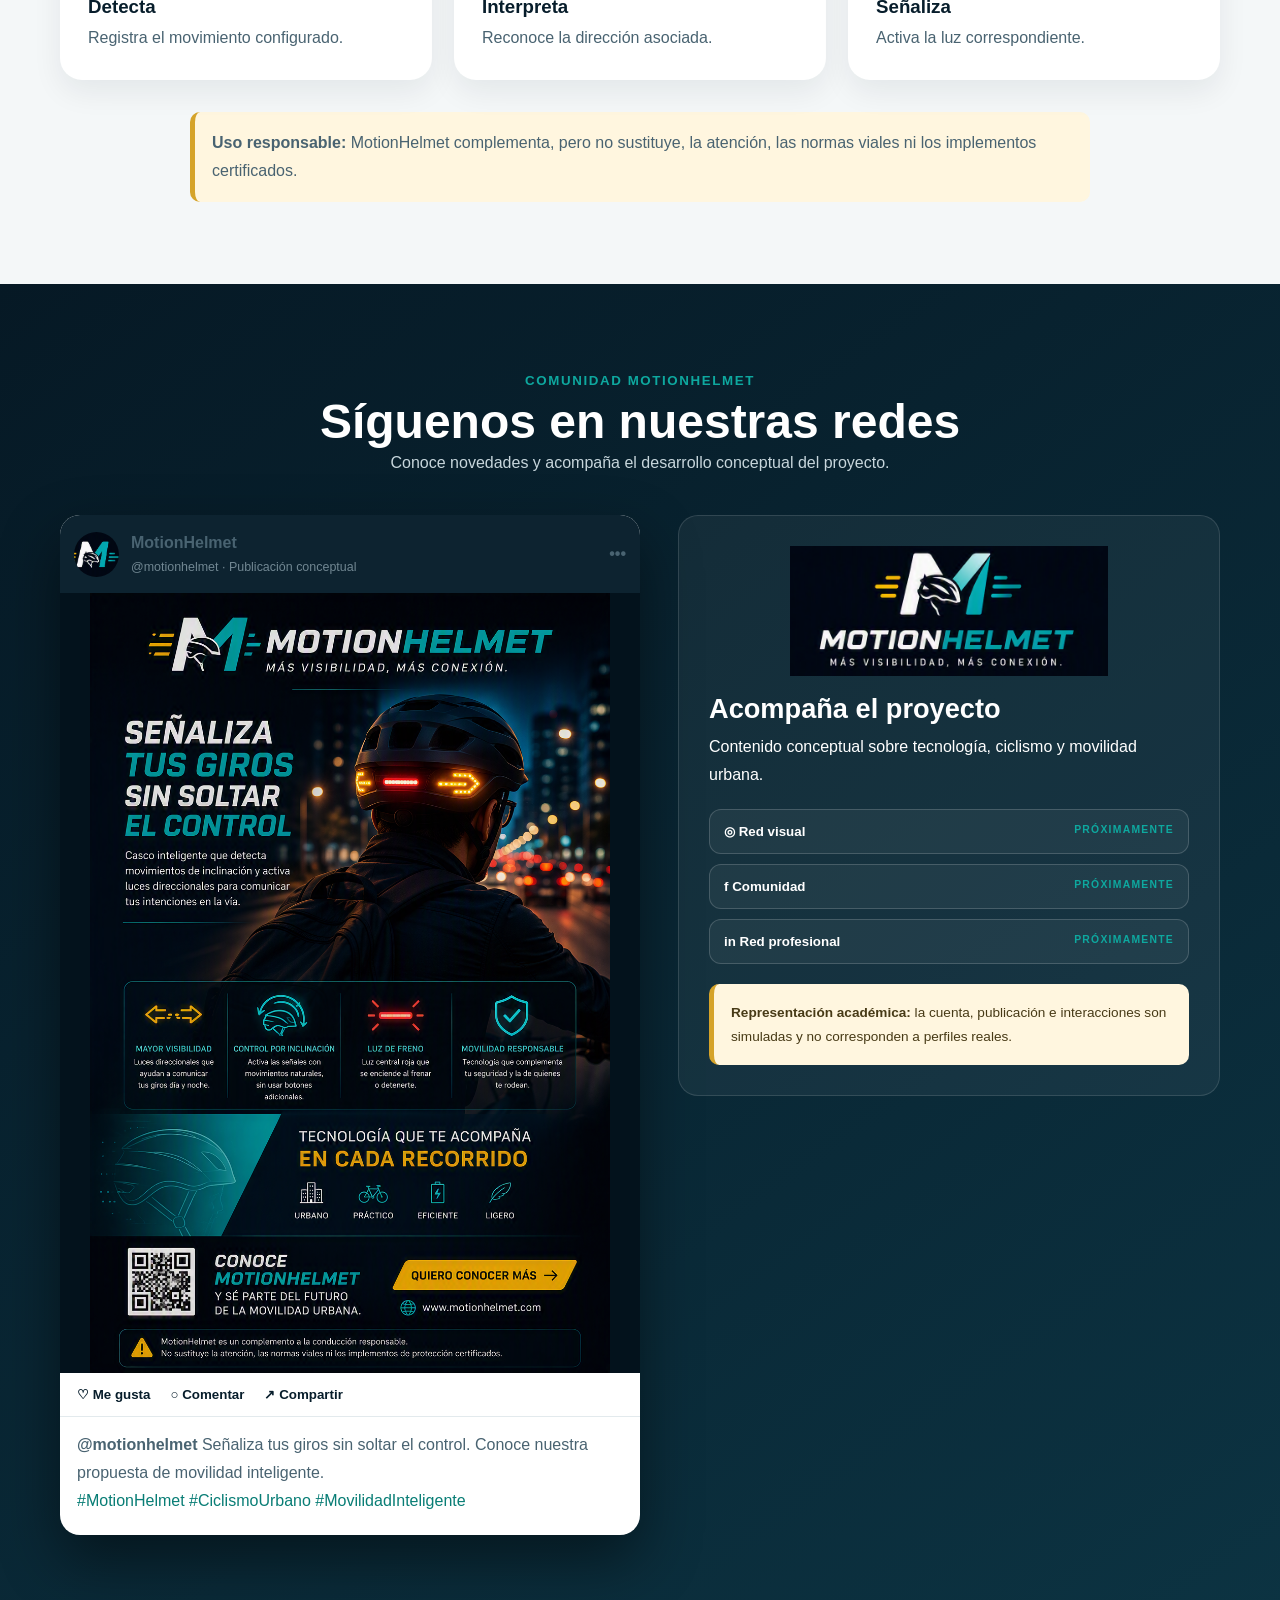
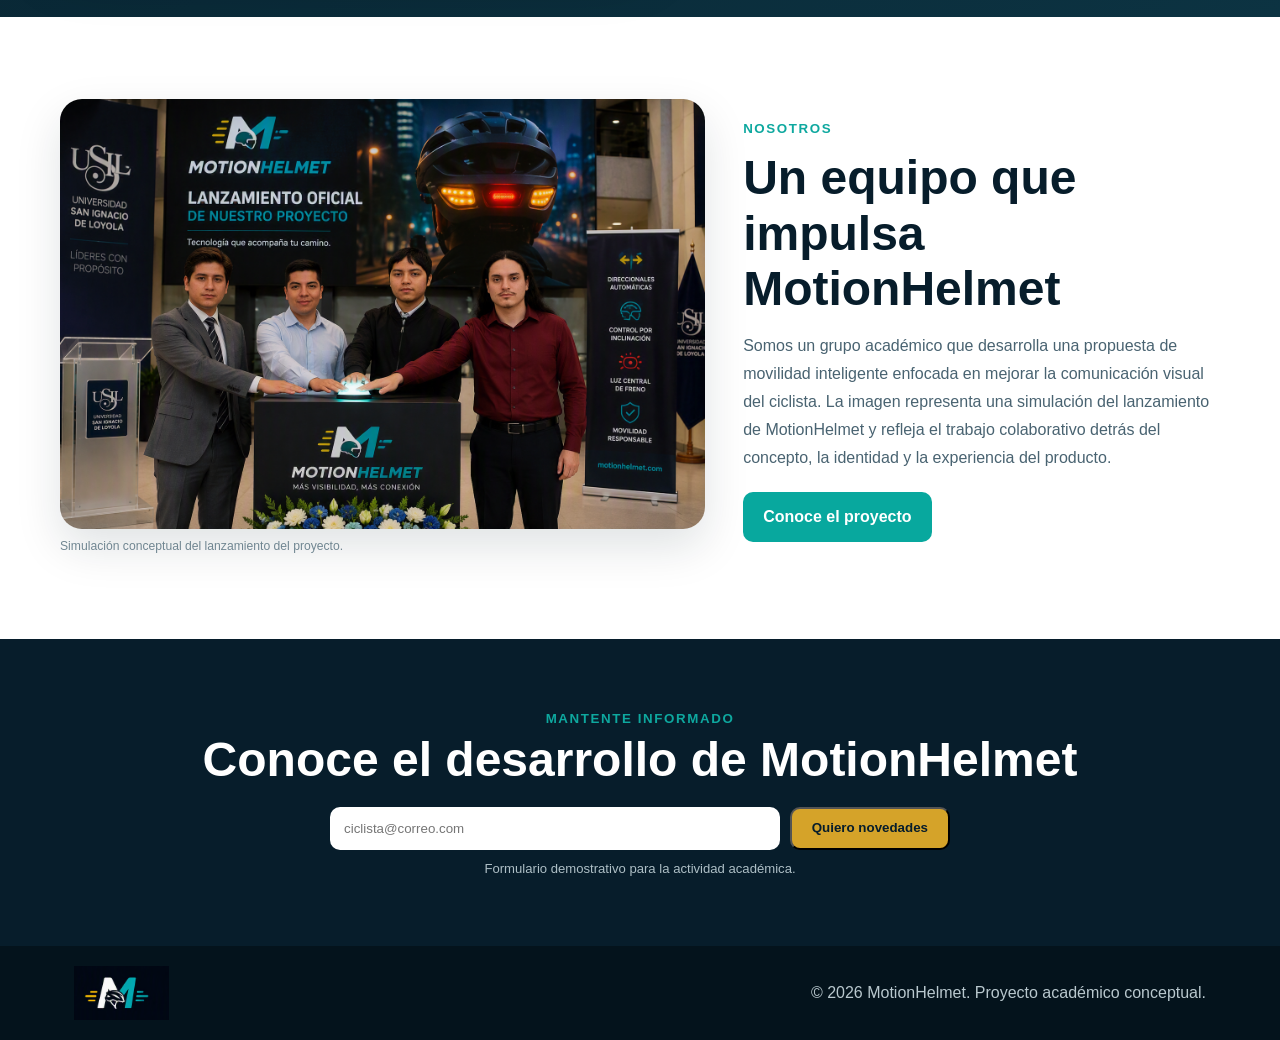
<file: v9 Creacion foto lanzamiento/index.html>
<!doctype html><html lang="es"><head><meta charset="utf-8"><meta name="viewport" content="width=device-width,initial-scale=1"><title>MotionHelmet</title><link rel="icon" href="motionhelmet-icono.png"><link rel="stylesheet" href="styles.css"></head><body><header><nav class="wrap"><a class="brand" href="#inicio"><img src="motionhelmet-logo-principal.png" alt="MotionHelmet"></a><button id="toggle" aria-label="Abrir menú">☰</button><ul id="menu"><li><a href="#inicio">Inicio</a></li><li><a href="#beneficios">Beneficios</a></li><li><a href="#imagen">Imagen</a></li><li><a href="#articulo-corto">Artículos</a></li><li><a href="#funcionamiento">Funcionamiento</a></li><li><a href="#redes">Redes</a></li><li><a href="#nosotros">Nosotros</a></li><li><a href="#contacto">Contacto</a></li></ul></nav></header><main>
<section id="inicio" class="hero"><div class="wrap hero-grid"><div><small>Tecnología que te acompaña</small><h1>Señaliza tus giros <em>sin soltar el control.</em></h1><p>MotionHelmet detecta inclinaciones configuradas y activa luces direccionales como apoyo visual para la comunicación del ciclista.</p><div class="actions"><a class="btn primary" href="#contacto">Quiero conocer más</a><a class="btn secondary" href="#funcionamiento">Ver cómo funciona</a></div></div><img src="motionhelmet-ciclista.png" alt="Ciclista con casco MotionHelmet"></div></section>
<section class="value"><div class="wrap"><small>Propuesta de valor</small><h2>Señaliza sin apartar las manos del manubrio</h2></div></section>
<section id="beneficios" class="section"><div class="wrap"><div class="heading"><small>Beneficios</small><h2>Pensado para cada recorrido</h2></div><div class="cards"><article><b>◉</b><h3>Mayor visibilidad</h3><p>Luces para comunicar la intención de giro.</p></article><article><b>↔</b><h3>Control por inclinación</h3><p>Sensores que reconocen movimientos configurados.</p></article><article><b>◇</b><h3>Señalización intuitiva</h3><p>Direccionales ámbar y luz roja central.</p></article></div></div></section>
<section id="imagen" class="section pale"><div class="wrap split"><div><small>Imagen conceptual</small><h2>Una lógica visual familiar</h2><p>Direccionales laterales ámbar y luz central roja inspiradas en la señalización vehicular.</p><aside><strong>Nota:</strong> Es una propuesta conceptual, no garantiza resultados de seguridad.</aside></div><img src="motionhelmet-ciclista.png" alt="Casco con luces direccionales"></div></section>
<section id="articulo-corto" class="section"><article class="wrap reading"><small>Artículo corto</small><h2>Una nueva forma de señalizar sobre dos ruedas</h2><p>Moverse en bicicleta por la ciudad exige atención constante. Al acercarse a una intersección o prepararse para girar, el ciclista necesita comunicar su intención a conductores y peatones. Sin embargo, las señales manuales pueden ser menos visibles durante la noche, bajo condiciones de tránsito intenso o cuando el entorno demanda mantener un mayor control del manubrio.</p><p>MotionHelmet propone una alternativa complementaria: un casco inteligente que reconoce movimientos de inclinación previamente configurados y activa luces direccionales. Así, un gesto sencillo se transforma en una señal luminosa que ayuda a hacer más clara la intención de giro. Su propuesta integra sensores e iluminación en un accesorio pensado para ciclistas urbanos, estudiantes y repartidores que recorren la ciudad diariamente.</p><p>La novedad está en una interacción intuitiva que evita depender de un control manual adicional. El sistema detecta, interpreta y señaliza, manteniendo una experiencia tecnológica, deportiva y fácil de comprender. MotionHelmet no reemplaza las señales viales, la atención permanente ni los equipos de protección certificados. Su función es acompañar las prácticas de conducción responsable.</p></article></section>
<section id="articulo-largo" class="section long"><div class="wrap article-grid"><aside class="toc"><small>Artículo largo</small><h2>Contenido</h2><p>959 palabras</p><ol><li><a href="#parte-1">Introducción</a></li><li><a href="#parte-2">El problema de comunicar un giro</a></li><li><a href="#parte-3">Contexto y público del proyecto</a></li><li><a href="#parte-4">La propuesta de MotionHelmet</a></li><li><a href="#parte-5">Beneficios esperados</a></li><li><a href="#parte-6">Limitaciones y aspectos por verificar</a></li><li><a href="#parte-7">Conclusión</a></li></ol></aside><article class="paper"><small>Proyecto MotionHelmet</small><h2>Tecnología de inclinación para una señalización ciclista más visible</h2><p class="lead">Análisis conceptual del problema, contexto, propuesta, beneficios y limitaciones.</p><section id="parte-1" class="part"><h3>Introducción</h3><p>La bicicleta forma parte de la movilidad cotidiana de estudiantes, trabajadores, repartidores y otras personas que se desplazan por la ciudad. Durante estos recorridos, comunicar una intención de giro es una acción importante para favorecer la convivencia entre ciclistas, conductores y peatones. Las señales realizadas con los brazos cumplen esa función, pero su visibilidad puede variar según la iluminación, la congestión de la vía, la distancia y la atención de quienes circulan alrededor. En este contexto surge MotionHelmet, una propuesta conceptual de casco inteligente que busca complementar la señalización del ciclista mediante luces direccionales activadas por movimientos de inclinación previamente configurados. El proyecto no se presenta como una garantía de seguridad ni como sustituto de las normas viales. Su propósito es explorar una interacción práctica entre el movimiento del usuario, los sensores y la iluminación aplicada a la movilidad urbana.</p></section><section id="parte-2" class="part"><h3>El problema de comunicar un giro</h3><p>Un ciclista necesita mantener el control de la bicicleta, observar el entorno y anticipar las acciones de otros usuarios de la vía. Cuando se aproxima a una intersección debe, además, comunicar hacia dónde se desplazará. En situaciones nocturnas o de tránsito intenso, una señal manual podría no ser percibida con claridad. Esta afirmación describe una necesidad considerada por el equipo, pero su frecuencia e impacto tendrían que verificarse mediante observación, entrevistas con ciclistas o pruebas de campo. También se plantea que añadir controles manuales al manubrio podría aumentar la cantidad de acciones requeridas durante el recorrido. Este es otro supuesto del proyecto que debería evaluarse con usuarios antes de afirmar que una alternativa por inclinación resulta más cómoda. MotionHelmet parte de estas situaciones para proponer un apoyo visual integrado al casco, sin eliminar la responsabilidad individual de conducir con atención.</p></section><section id="parte-3" class="part"><h3>Contexto y público del proyecto</h3><p>La propuesta está dirigida principalmente a ciclistas urbanos. Dentro de este público se consideran estudiantes, repartidores y personas que utilizan la bicicleta como medio de transporte habitual. Estos perfiles pueden recorrer vías con condiciones diferentes y, por eso, no se debe asumir que todos tienen las mismas necesidades. Un repartidor podría realizar trayectos prolongados, mientras que un estudiante podría usar la bicicleta solo en determinados horarios. Asimismo, factores como el clima, el tipo de casco, la postura y la infraestructura vial pueden influir en el uso del producto. Por ello, el equipo plantea a estos grupos como público objetivo inicial, no como usuarios ya validados. Para conocer mejor el contexto sería necesario realizar entrevistas, identificar movimientos naturales de la cabeza y analizar qué inclinaciones pueden distinguirse de las acciones normales de observar el tránsito.</p></section><section id="parte-4" class="part"><h3>La propuesta de MotionHelmet</h3><p>MotionHelmet propone incorporar sensores de inclinación y luces direccionales en un casco para bicicleta. Su funcionamiento conceptual se divide en tres momentos. Primero, el sensor detectaría un movimiento definido por el sistema. Después, un componente de control interpretaría si ese movimiento corresponde a una intención de giro. Finalmente, se activaría la luz direccional asociada durante un periodo determinado. Estas características son propuestas de diseño y no resultados de un prototipo validado. Antes de implementarlas se tendrían que definir los ángulos de inclinación, la duración del gesto, el mecanismo para cancelar la señal y la forma de evitar activaciones accidentales. También sería necesario decidir si la configuración se realiza directamente en el casco o mediante una aplicación. La interacción debe ser sencilla, pero esa sencillez solo podría comprobarse con pruebas de usabilidad.</p></section><section id="parte-5" class="part"><h3>Beneficios esperados</h3><p>El primer beneficio esperado es aportar una señal luminosa adicional que ayude a comunicar la intención de giro. El segundo es permitir una interacción sin depender de un botón manual adicional, ya que la activación se basaría en movimientos previamente configurados. El tercero es integrar señalización e iluminación en un elemento que el ciclista ya utiliza como protección. También se espera que la propuesta resulte fácil de comprender: detectar, interpretar y señalizar. Sin embargo, estos beneficios son expectativas del proyecto y requieren validación. Será necesario comprobar si las luces son visibles a distintas distancias y condiciones, si los gestos se reconocen correctamente y si el usuario comprende cuándo la señal está activada. Una posible mejora sería incorporar una confirmación discreta, visual o sonora, siempre que no genere distracción. Cualquier decisión tendría que priorizar la comodidad y una comunicación clara.</p></section><section id="parte-6" class="part"><h3>Limitaciones y aspectos por verificar</h3><p>El proyecto presenta limitaciones técnicas y de uso que deben reconocerse desde el inicio. Un movimiento normal para observar el entorno podría confundirse con una orden, por lo que el sistema necesitaría mecanismos para reducir activaciones involuntarias. La autonomía de la batería, la resistencia al agua, el peso añadido, la distribución de los componentes y el mantenimiento son variables aún no definidas. También debe verificarse que una modificación del casco no afecte su estructura ni sus certificaciones. MotionHelmet no debe reemplazar las señales exigidas por la normativa aplicable, y las reglas concretas tendrían que consultarse en fuentes oficiales antes de una implementación real. Finalmente, la propuesta requiere pruebas con usuarios y evaluación en entornos controlados antes de considerar su uso en vías públicas. Reconocer estas limitaciones permite presentar el proyecto con transparencia y evita atribuirle resultados que todavía no han sido demostrados.</p></section><section id="parte-7" class="part"><h3>Conclusión</h3><p>MotionHelmet combina una necesidad de comunicación vial con una propuesta tecnológica basada en sensores de inclinación y luces direccionales. Su valor potencial se encuentra en transformar un movimiento configurado en una señal visual complementaria, manteniendo una interacción sencilla y coherente con el ciclismo urbano. No obstante, el proyecto se encuentra en una etapa conceptual. Sus beneficios, comodidad y funcionamiento deben evaluarse mediante investigación con usuarios, desarrollo de prototipos y pruebas controladas. Diferenciar los hechos generales de los supuestos y de las características propuestas ayuda a construir una idea responsable y verificable. El siguiente paso consiste en conversar con ciclistas, identificar gestos adecuados y elaborar un prototipo básico que permita medir la precisión de la detección. Conoce MotionHelmet y acompaña el desarrollo de una alternativa orientada a una movilidad más visible, conectada y consciente.</p></section></article></div></section>
<section id="funcionamiento" class="section"><div class="wrap"><div class="heading"><small>Funcionamiento</small><h2>De la inclinación a la señal</h2></div><div class="cards"><article><b>1</b><h3>Detecta</h3><p>Registra el movimiento configurado.</p></article><article><b>2</b><h3>Interpreta</h3><p>Reconoce la dirección asociada.</p></article><article><b>3</b><h3>Señaliza</h3><p>Activa la luz correspondiente.</p></article></div><aside class="notice"><strong>Uso responsable:</strong> MotionHelmet complementa, pero no sustituye, la atención, las normas viales ni los implementos certificados.</aside></div></section>
<section id="redes" class="section social"><div class="wrap"><div class="heading light"><small>Comunidad MotionHelmet</small><h2>Síguenos en nuestras redes</h2><p>Conoce novedades y acompaña el desarrollo conceptual del proyecto.</p></div><div class="social-layout"><article class="post"><header class="post-head"><img src="motionhelmet-icono.png" alt="Icono MotionHelmet"><div><strong>MotionHelmet</strong><span>@motionhelmet · Publicación conceptual</span></div><b>•••</b></header><img class="poster" src="motionhelmet-poster.png" alt="Póster promocional de MotionHelmet"><div class="post-actions"><button type="button">♡ <span>Me gusta</span></button><button type="button">○ <span>Comentar</span></button><button type="button">↗ <span>Compartir</span></button></div><div class="caption"><strong>@motionhelmet</strong> Señaliza tus giros sin soltar el control. Conoce nuestra propuesta de movilidad inteligente.<p>#MotionHelmet #CiclismoUrbano #MovilidadInteligente</p></div></article><aside class="follow"><img src="motionhelmet-logo-principal.png" alt="Logo MotionHelmet"><h3>Acompaña el proyecto</h3><p>Contenido conceptual sobre tecnología, ciclismo y movilidad urbana.</p><div class="networks"><button type="button">◎ Red visual <small>Próximamente</small></button><button type="button">f Comunidad <small>Próximamente</small></button><button type="button">in Red profesional <small>Próximamente</small></button></div><p class="academic"><strong>Representación académica:</strong> la cuenta, publicación e interacciones son simuladas y no corresponden a perfiles reales.</p></aside></div></div></section>
<section id="nosotros" class="section about"><div class="wrap about-grid"><figure><img src="motionhelmet-lanzamiento.png" alt="Simulación académica del equipo durante el lanzamiento de MotionHelmet"><figcaption>Simulación conceptual del lanzamiento del proyecto.</figcaption></figure><div><small>Nosotros</small><h2>Un equipo que impulsa MotionHelmet</h2><p>Somos un grupo académico que desarrolla una propuesta de movilidad inteligente enfocada en mejorar la comunicación visual del ciclista. La imagen representa una simulación del lanzamiento de MotionHelmet y refleja el trabajo colaborativo detrás del concepto, la identidad y la experiencia del producto.</p><a class="btn primary" href="#contacto">Conoce el proyecto</a></div></div></section>
<section id="contacto" class="contact"><div class="wrap"><small>Mantente informado</small><h2>Conoce el desarrollo de MotionHelmet</h2><form id="form"><input type="email" placeholder="ciclista@correo.com" required><button class="btn accent">Quiero novedades</button></form><p id="msg">Formulario demostrativo para la actividad académica.</p></div></section></main><footer class="site-footer"><div class="wrap foot"><img src="motionhelmet-icono.png"><p>© 2026 MotionHelmet. Proyecto académico conceptual.</p></div></footer><script src="script.js"></script><a class="version-arrow" href="../v10%20Creacion%20musica/index.html" aria-label="Ir a la versión 10">→</a><a class="version-arrow version-prev" href="../v8%20Creacion%20Poster/index.html" aria-label="Volver a la versión 8">←</a></body></html>
</file>
<file: styles.css>
:root{--n:#071d2b;--t:#08a89e;--a:#d5a329;--bg:#f4f7f8;--text:#496371;--r:22px}*{box-sizing:border-box;margin:0;padding:0}html{scroll-behavior:smooth;scroll-padding-top:94px}body{font-family:Arial,sans-serif;background:var(--bg);color:var(--text);line-height:1.75}a{text-decoration:none;color:inherit}.wrap{width:min(1160px,91%);margin:auto}header{position:sticky;top:0;z-index:20;background:#071d2bf8}nav{min-height:88px;display:flex;align-items:center;justify-content:space-between}.brand{width:225px;height:68px}.brand img{width:100%;height:100%;object-fit:contain}nav ul{display:flex;list-style:none}nav li a{display:block;padding:9px 6px;color:white;font-size:.74rem;font-weight:800}#toggle{display:none;background:none;color:white;border:1px solid #ffffff55;border-radius:8px;padding:10px}.hero{background:#061925;color:white}.hero-grid{min-height:650px;display:grid;grid-template-columns:.72fr 1.28fr;gap:40px;align-items:center}.hero img,.split img{width:100%;border-radius:20px}.hero h1{font-size:clamp(2.7rem,5vw,4.5rem);line-height:1.04}.hero h1 em{display:block;color:#20b8ae;font-style:normal}.hero p{margin-top:20px;color:#cbd8de}.actions{display:flex;gap:12px;margin-top:25px}.btn{display:inline-flex;padding:11px 20px;border-radius:10px;font-weight:900}.primary{background:var(--t);color:white}.secondary{border:1px solid white;color:white}.accent{background:var(--a);color:var(--n)}small{color:#0ea89f;font-weight:900;text-transform:uppercase;letter-spacing:.12em}.value,.contact{padding:65px 0;text-align:center;background:var(--n);color:white}.value h2,.contact h2,.heading h2,.split h2,.reading h2,.about h2{font-size:clamp(2rem,4vw,3rem);line-height:1.15}.section{padding:82px 0}.heading{text-align:center;margin-bottom:38px}.cards{display:grid;grid-template-columns:repeat(3,1fr);gap:22px}.cards article{padding:28px;background:white;border-radius:var(--r);box-shadow:0 12px 30px #071d2b12}.cards b{display:grid;place-items:center;width:50px;height:50px;background:#dcefed;color:#087d75;border-radius:14px}.cards h3{margin-top:12px;color:var(--n)}.pale{background:#e8f1f2}.split{display:grid;grid-template-columns:.7fr 1.3fr;gap:38px;align-items:center}.split aside,.notice,.academic{margin-top:20px;padding:17px;background:#fff6df;border-left:5px solid var(--a);border-radius:10px}.reading{max-width:900px}.reading p{margin-top:18px;font-size:1.05rem}.long{background:#edf4f5}.article-grid{display:grid;grid-template-columns:300px 1fr;gap:30px;align-items:start}.toc{position:relative;padding:28px;background:white;border-radius:var(--r);box-shadow:0 12px 30px #071d2b13}.toc ol{margin:18px 0 0 20px}.toc li{margin:8px 0}.toc a:hover{color:var(--t)}.paper{padding:clamp(28px,5vw,56px);background:white;border-radius:var(--r)}.paper>h2{color:var(--n);font-size:clamp(2.1rem,4vw,3.3rem);line-height:1.08}.lead{margin-top:18px;padding:17px;background:#dcefed;border-left:4px solid var(--t)}.part{padding-top:32px}.part h3{color:var(--n);font-size:1.5rem}.part p{margin-top:10px;line-height:1.9}.notice{max-width:900px;margin:32px auto 0}.social{background:linear-gradient(145deg,#061925,#0c3342);color:white}.heading.light p{color:#c7d6dc}.social-grid{display:grid;grid-template-columns:minmax(300px,560px) 1fr;gap:35px;align-items:start}.post{overflow:hidden;background:white;color:var(--text);border-radius:20px;box-shadow:0 25px 60px #0007}.post header{display:flex;gap:12px;align-items:center;padding:14px}.post header img{width:45px;height:45px;object-fit:cover;border-radius:50%}.post header span{display:block;font-size:.78rem}.poster{display:block;width:100%;max-height:720px;object-fit:contain;background:#03121c}.post footer{padding:14px;color:var(--n)}.follow{padding:28px;background:#ffffff0d;border:1px solid #ffffff20;border-radius:20px}.follow>img{width:100%;height:125px;object-fit:contain}.academic{color:#473a16;font-size:.85rem}.about{background:white}.about-grid{display:grid;grid-template-columns:1.15fr .85fr;gap:38px;align-items:center}.about figure{margin:0}.about figure img{display:block;width:100%;max-height:430px;object-fit:cover;object-position:center;border-radius:var(--r);box-shadow:0 18px 45px #071d2b20}.about figcaption{margin-top:7px;font-size:.76rem;color:#708691}.about h2{margin-top:8px;color:var(--n)}.about p{margin-top:16px}.about .btn{margin-top:20px}.contact form{display:flex;max-width:620px;margin:20px auto 8px;gap:10px}.contact input{flex:1;padding:14px;border:0;border-radius:10px}.contact>div>p{font-size:.82rem;color:#aebfc6}.site-footer{padding:18px;background:#04131c;color:#b9c8ce}.foot{display:flex;align-items:center;justify-content:space-between}.foot img{width:95px;height:58px;object-fit:contain}@media(max-width:1000px){#toggle{display:block}nav ul{display:none;position:absolute;top:88px;left:0;right:0;flex-direction:column;padding:15px 5%;background:var(--n)}nav ul.open{display:flex}.hero-grid,.split,.article-grid,.social-grid,.about-grid{grid-template-columns:1fr}.cards{grid-template-columns:1fr}.hero-grid{text-align:center;padding:55px 0}.actions{justify-content:center}.about figure img{max-height:none}}@media(max-width:560px){.brand{width:180px}.section{padding:62px 0}.actions,.contact form{flex-direction:column}.btn{justify-content:center}.foot{flex-direction:column;text-align:center}}

/* Restauración de la presentación original de Redes */
.social-layout{display:grid;grid-template-columns:minmax(300px,580px) 1fr;gap:38px;align-items:start}
.version-arrow{position:fixed;right:22px;top:50%;z-index:25;display:grid;place-items:center;width:48px;height:48px;border:1px solid #ffffff55;border-radius:50%;background:var(--t);color:white;font-size:2rem;line-height:1;box-shadow:0 8px 20px #071d2b33;transform:translateY(-50%);transition:transform .2s,background .2s}
.version-arrow:hover{background:#087d75;transform:translate(3px,-50%)}
.post{overflow:hidden;background:white;color:var(--text);border-radius:20px;box-shadow:0 25px 60px #0007}
.post-head{display:flex;align-items:center;gap:12px;padding:15px}
.post-head img{width:46px;height:46px;object-fit:cover;border-radius:50%}
.post-head div{flex:1}.post-head strong,.post-head span{display:block}.post-head span{font-size:.78rem;color:#718792}
.post .poster{display:block;width:100%;max-height:780px;object-fit:contain;background:#03121c}
.post-actions{display:flex;gap:20px;padding:14px 17px;border-bottom:1px solid #e3eaed}
.post-actions button{border:0;background:none;color:var(--n);font-weight:800;cursor:pointer}
.caption{padding:14px 17px 20px}.caption p{color:#087d75}
.follow{padding:30px;background:#ffffff0d;border:1px solid #ffffff20;border-radius:20px}
.follow>img{width:100%;height:130px;object-fit:contain}.follow h3{font-size:1.7rem}
.networks{display:grid;gap:10px;margin-top:20px}.networks button{display:flex;justify-content:space-between;padding:14px;border:1px solid #ffffff2b;border-radius:12px;background:#ffffff0d;color:white;text-align:left;font-weight:800}.networks small{font-size:.65rem}
.academic{margin-top:20px;padding:17px;color:#473a16;background:#fff6df;border-left:5px solid var(--a);border-radius:10px;font-size:.85rem}
@media(max-width:1000px){.social-layout{grid-template-columns:1fr}}
@media(max-width:560px){.post-actions span{display:none}}
@media(max-width:560px){.version-arrow{right:12px;width:42px;height:42px;font-size:1.7rem}}
</file>
<file: v1 Creacion/styles.css>
/* ------------------------------
   Variables y configuración base
------------------------------ */

.version-arrow { position: fixed; right: 22px; top: 50%; z-index: 25; display: grid; place-items: center; width: 48px; height: 48px; border: 1px solid #ffffff55; border-radius: 50%; background: #0b625d; color: white; font-size: 2rem; line-height: 1; box-shadow: 0 8px 20px #071d2b33; transform: translateY(-50%); transition: transform .2s, background .2s; }
.version-arrow:hover { background: #087d75; transform: translate(3px, -50%); }
.version-prev { left: 22px; right: auto; }
.version-prev:hover { transform: translate(-3px, -50%); }
:root {
    --azul-oscuro: #102a43;
    --azul-profundo: #0b1f33;
    --turquesa: #14b8a6;
    --turquesa-oscuro: #0f766e;
    --amarillo: #fbbf24;
    --blanco: #ffffff;
    --fondo-claro: #f5f7fa;
    --gris-claro: #d9e2ec;
    --gris: #627d98;
    --gris-oscuro: #243b53;
    --sombra: 0 18px 45px rgba(16, 42, 67, 0.12);
    --radio: 18px;
}

* {
    box-sizing: border-box;
    margin: 0;
    padding: 0;
}

html {
    scroll-behavior: smooth;
}

body {
    background-color: var(--fondo-claro);
    color: var(--gris-oscuro);
    font-family: Arial, Helvetica, sans-serif;
    line-height: 1.6;
}

a {
    color: inherit;
    text-decoration: none;
}

ul {
    list-style: none;
}

button,
input {
    font: inherit;
}

.contenedor {
    width: min(1120px, 90%);
    margin: 0 auto;
}

.seccion {
    padding: 90px 0;
}


/* ------------------------------
   Encabezado
------------------------------ */

.encabezado {
    position: sticky;
    top: 0;
    z-index: 1000;
    background-color: rgba(255, 255, 255, 0.96);
    border-bottom: 1px solid var(--gris-claro);
}

.navegacion {
    min-height: 72px;
    display: flex;
    align-items: center;
    justify-content: space-between;
    gap: 30px;
}

.logo {
    display: flex;
    align-items: center;
    gap: 10px;
    color: var(--azul-oscuro);
    font-size: 1.15rem;
    font-weight: 800;
}

.logo-icono {
    width: 38px;
    height: 38px;
    display: grid;
    place-items: center;
    background-color: var(--turquesa);
    color: var(--azul-profundo);
    border-radius: 12px 12px 12px 4px;
}

.menu {
    display: flex;
    align-items: center;
    gap: 28px;
}

.menu a {
    color: var(--gris-oscuro);
    font-size: 0.95rem;
    font-weight: 600;
    transition: color 0.25s ease;
}

.menu a:hover {
    color: var(--turquesa-oscuro);
}


/* ------------------------------
   Sección principal
------------------------------ */

.hero {
    min-height: 680px;
    display: flex;
    align-items: center;
    overflow: hidden;
    background:
        radial-gradient(
            circle at 85% 25%,
            rgba(20, 184, 166, 0.17),
            transparent 30%
        ),
        linear-gradient(135deg, #ffffff 0%, #edf5f7 100%);
}

.hero-contenido {
    display: grid;
    grid-template-columns: 1.15fr 0.85fr;
    align-items: center;
    gap: 70px;
    padding: 85px 0;
}

.etiqueta {
    display: inline-block;
    margin-bottom: 20px;
    padding: 8px 14px;
    background-color: rgba(20, 184, 166, 0.12);
    color: var(--turquesa-oscuro);
    border-radius: 30px;
    font-size: 0.85rem;
    font-weight: 700;
    letter-spacing: 0.04em;
    text-transform: uppercase;
}

.hero h1 {
    max-width: 700px;
    color: var(--azul-oscuro);
    font-size: clamp(2.5rem, 5vw, 4.7rem);
    line-height: 1.06;
    letter-spacing: -0.04em;
}

.hero h1 span {
    color: var(--turquesa-oscuro);
}

.descripcion {
    max-width: 630px;
    margin-top: 24px;
    color: var(--gris);
    font-size: 1.12rem;
}

.hero-botones {
    display: flex;
    flex-wrap: wrap;
    gap: 14px;
    margin-top: 32px;
}

.boton {
    display: inline-flex;
    align-items: center;
    justify-content: center;
    min-height: 50px;
    padding: 12px 22px;
    border-radius: 10px;
    font-weight: 700;
    transition:
        transform 0.25s ease,
        background-color 0.25s ease;
}

.boton:hover {
    transform: translateY(-2px);
}

.boton-principal {
    background-color: var(--turquesa);
    color: var(--azul-profundo);
    box-shadow: 0 12px 24px rgba(20, 184, 166, 0.24);
}

.boton-principal:hover {
    background-color: #2dd4bf;
}

.boton-secundario {
    color: var(--azul-oscuro);
    border: 1px solid var(--gris-claro);
    background-color: var(--blanco);
}

.nota {
    margin-top: 18px;
    color: var(--gris);
    font-size: 0.84rem;
}


/* ------------------------------
   Ilustración del casco
------------------------------ */

.hero-visual {
    display: flex;
    justify-content: center;
}

.circulo-exterior {
    position: relative;
    width: 380px;
    height: 380px;
    display: grid;
    place-items: center;
    background-color: var(--azul-oscuro);
    border: 16px solid rgba(20, 184, 166, 0.18);
    border-radius: 50%;
    box-shadow: var(--sombra);
}

.casco {
    position: relative;
    width: 220px;
    height: 160px;
    background: linear-gradient(145deg, #edf5f7, #9fb3c8);
    border-radius: 120px 120px 45px 45px;
    border: 8px solid var(--azul-profundo);
    transform: rotate(-4deg);
}

.visor {
    position: absolute;
    right: -28px;
    bottom: 25px;
    width: 105px;
    height: 48px;
    background-color: var(--azul-profundo);
    border-radius: 10px 35px 18px 10px;
}

.luz-direccional {
    position: absolute;
    left: 32px;
    width: 52px;
    height: 13px;
    background-color: var(--amarillo);
    border-radius: 30px;
    box-shadow: 0 0 20px rgba(251, 191, 36, 0.9);
}

.luz-uno {
    top: 44px;
}

.luz-dos {
    top: 70px;
}

.luz-tres {
    top: 96px;
}

.flecha {
    position: absolute;
    color: var(--amarillo);
    font-size: 2.6rem;
    font-weight: 900;
}

.flecha-izquierda {
    left: 25px;
}

.flecha-derecha {
    right: 25px;
}


/* ------------------------------
   Propuesta de valor
------------------------------ */

.propuesta {
    padding: 65px 0;
    background-color: var(--azul-oscuro);
    color: var(--blanco);
    text-align: center;
}

.propuesta-contenido {
    max-width: 850px;
}

.propuesta-contenido > p:first-child {
    margin-bottom: 10px;
    color: var(--turquesa);
    font-weight: 700;
    text-transform: uppercase;
    letter-spacing: 0.08em;
}

.propuesta h2 {
    margin-bottom: 16px;
    font-size: clamp(2rem, 4vw, 3.1rem);
    line-height: 1.15;
}

.propuesta-contenido > p:last-child {
    max-width: 720px;
    margin: 0 auto;
    color: var(--gris-claro);
}


/* ------------------------------
   Títulos generales
------------------------------ */

.titulo-seccion {
    max-width: 720px;
    margin: 0 auto 50px;
    text-align: center;
}

.titulo-seccion span {
    color: var(--turquesa-oscuro);
    font-size: 0.85rem;
    font-weight: 800;
    letter-spacing: 0.08em;
    text-transform: uppercase;
}

.titulo-seccion h2 {
    margin: 10px 0 14px;
    color: var(--azul-oscuro);
    font-size: clamp(2rem, 4vw, 3rem);
    line-height: 1.15;
}

.titulo-seccion p {
    color: var(--gris);
}


/* ------------------------------
   Beneficios
------------------------------ */

.beneficios {
    background-color: var(--fondo-claro);
}

.beneficios-grid {
    display: grid;
    grid-template-columns: repeat(3, 1fr);
    gap: 24px;
}

.tarjeta {
    padding: 34px;
    background-color: var(--blanco);
    border: 1px solid #e6edf3;
    border-radius: var(--radio);
    box-shadow: 0 10px 30px rgba(16, 42, 67, 0.06);
    transition:
        transform 0.25s ease,
        box-shadow 0.25s ease;
}

.tarjeta:hover {
    transform: translateY(-6px);
    box-shadow: var(--sombra);
}

.icono {
    width: 55px;
    height: 55px;
    display: grid;
    place-items: center;
    margin-bottom: 24px;
    background-color: rgba(20, 184, 166, 0.13);
    color: var(--turquesa-oscuro);
    border-radius: 15px;
    font-weight: 800;
}

.tarjeta h3 {
    margin-bottom: 12px;
    color: var(--azul-oscuro);
    font-size: 1.25rem;
}

.tarjeta p {
    color: var(--gris);
}


/* ------------------------------
   Funcionamiento
------------------------------ */

.funcionamiento {
    background-color: var(--blanco);
}

.pasos {
    display: grid;
    grid-template-columns: repeat(3, 1fr);
    gap: 22px;
}

.paso {
    display: flex;
    align-items: flex-start;
    gap: 18px;
    padding: 28px;
    background-color: var(--fondo-claro);
    border-radius: var(--radio);
}

.numero {
    min-width: 45px;
    height: 45px;
    display: grid;
    place-items: center;
    background-color: var(--amarillo);
    color: var(--azul-profundo);
    border-radius: 50%;
    font-weight: 900;
}

.paso h3 {
    margin-bottom: 6px;
    color: var(--azul-oscuro);
}

.paso p {
    color: var(--gris);
    font-size: 0.94rem;
}

.advertencia {
    max-width: 850px;
    margin: 35px auto 0;
    padding: 18px 22px;
    color: var(--gris-oscuro);
    background-color: #fff8e1;
    border-left: 4px solid var(--amarillo);
    border-radius: 8px;
    font-size: 0.9rem;
}


/* ------------------------------
   Llamada a la acción
------------------------------ */

.cta {
    padding: 80px 0;
    background:
        linear-gradient(
            120deg,
            rgba(16, 42, 67, 0.98),
            rgba(11, 31, 51, 0.97)
        );
    color: var(--blanco);
}

.cta-contenido {
    display: grid;
    grid-template-columns: 1fr 0.85fr;
    align-items: center;
    gap: 70px;
}

.cta span {
    color: var(--turquesa);
    font-size: 0.85rem;
    font-weight: 800;
    letter-spacing: 0.08em;
    text-transform: uppercase;
}

.cta h2 {
    margin: 10px 0 14px;
    font-size: clamp(2rem, 4vw, 3rem);
    line-height: 1.15;
}

.cta p {
    color: var(--gris-claro);
}

.formulario label {
    display: block;
    margin-bottom: 9px;
    font-size: 0.9rem;
    font-weight: 700;
}

.formulario-grupo {
    display: flex;
    gap: 10px;
}

.formulario input {
    flex: 1;
    min-width: 0;
    padding: 15px;
    border: 2px solid transparent;
    border-radius: 9px;
    outline: none;
}

.formulario input:focus {
    border-color: var(--turquesa);
}

.formulario button {
    padding: 15px 20px;
    background-color: var(--amarillo);
    color: var(--azul-profundo);
    border: none;
    border-radius: 9px;
    cursor: pointer;
    font-weight: 800;
    transition: background-color 0.25s ease;
}

.formulario button:hover {
    background-color: #f59e0b;
}


/* ------------------------------
   Pie de página
------------------------------ */

.pie {
    padding: 28px 0;
    background-color: var(--azul-profundo);
    color: var(--gris-claro);
    border-top: 1px solid rgba(255, 255, 255, 0.08);
}

.pie-contenido {
    display: flex;
    justify-content: space-between;
    gap: 20px;
    font-size: 0.85rem;
}


/* ------------------------------
   Diseño adaptable
------------------------------ */

@media (max-width: 850px) {
    .hero-contenido,
    .cta-contenido {
        grid-template-columns: 1fr;
    }

    .hero-texto {
        text-align: center;
    }

    .descripcion {
        margin-right: auto;
        margin-left: auto;
    }

    .hero-botones {
        justify-content: center;
    }

    .beneficios-grid,
    .pasos {
        grid-template-columns: 1fr;
    }

    .cta-contenido {
        gap: 40px;
    }
}

@media (max-width: 620px) {
    .seccion {
        padding: 65px 0;
    }

    .menu {
        display: none;
    }

    .hero {
        min-height: auto;
    }

    .hero-contenido {
        padding: 65px 0;
    }

    .circulo-exterior {
        width: 290px;
        height: 290px;
    }

    .casco {
        width: 175px;
        height: 130px;
    }

    .visor {
        width: 80px;
    }

    .formulario-grupo {
        flex-direction: column;
    }

    .pie-contenido {
        flex-direction: column;
        text-align: center;
    }
}
</file>
<file: v10 Creacion musica/styles.css>
*{box-sizing:border-box}
 .version-arrow{position:fixed;right:22px;top:50%;z-index:25;display:grid;place-items:center;width:48px;height:48px;border:1px solid #ffffff55;border-radius:50%;background:#08a89e;color:white;font-size:2rem;line-height:1;text-decoration:none;box-shadow:0 8px 20px #071d2b33;transform:translateY(-50%);transition:transform .2s,background .2s}
 .version-arrow:hover{background:#087d75;transform:translate(3px,-50%)}
 .version-prev{left:22px;right:auto}
 .version-prev:hover{transform:translate(-3px,-50%)}
*{box-sizing:border-box}html{scroll-behavior:smooth;scroll-padding-top:90px}body{margin:0;font-family:Arial;color:#496371;background:#f4f7f8;line-height:1.75}header{position:sticky;top:0;z-index:10;background:#071d2b}nav{width:min(1160px,92%);min-height:86px;margin:auto;display:flex;align-items:center;justify-content:space-between}nav>a img{width:220px;height:68px;object-fit:contain}nav ul{display:flex;list-style:none;padding:0}nav li a{color:white;text-decoration:none;padding:8px;font-size:.77rem;font-weight:bold}#toggle{display:none}main>section{padding:82px max(4%,calc((100% - 1160px)/2))}h1,h2,h3{color:#071d2b}.hero{display:grid;grid-template-columns:.75fr 1.25fr;gap:40px;align-items:center;background:#061925;color:white}.hero h1{color:white;font-size:clamp(2.7rem,5vw,4.5rem);line-height:1.05}.hero em{display:block;color:#08a89e;font-style:normal}.hero img,.split img,.about img{width:100%;border-radius:20px}.btn,.contact button{display:inline-block;background:#08a89e;color:white;padding:12px 20px;border:0;border-radius:10px;text-decoration:none;font-weight:bold}.value,.contact{text-align:center;background:#071d2b;color:white}.value h2,.contact h2{color:white}.cards{display:grid;grid-template-columns:repeat(3,1fr);gap:20px}.cards article,.reading,.long article{background:white;padding:28px;border-radius:20px}.split,.about{display:grid;grid-template-columns:.7fr 1.3fr;gap:36px;align-items:center;background:#e8f1f2}.reading{max-width:900px;margin:82px auto}.long{display:grid;grid-template-columns:300px 1fr;gap:28px;background:#edf4f5}.long aside{background:white;padding:25px;border-radius:20px;align-self:start}.long article section{padding-top:25px}.social{background:linear-gradient(145deg,#061925,#0c3342);color:white}.social h2{color:white;text-align:center}.social-grid{display:grid;grid-template-columns:minmax(300px,580px) 1fr;gap:38px;align-items:start}.post{background:white;color:#496371;border-radius:20px;overflow:hidden}.post header{display:flex;align-items:center;gap:12px;padding:15px}.post header img{width:46px;height:46px;object-fit:cover;border-radius:50%}.post small{display:block}.post>img{width:100%;display:block}.post footer,.post>p{padding:14px}.social aside{padding:30px;background:#ffffff0d;border:1px solid #ffffff20;border-radius:20px}.social aside>img{width:100%;height:130px;object-fit:contain}.social aside h3{color:white}.social aside button{display:block;width:100%;margin:10px 0;padding:14px;background:#ffffff0d;color:white;border:1px solid #ffffff2b;border-radius:12px}.note{padding:15px;background:#fff6df;color:#473a16;border-radius:10px}.about{background:white}.about img{max-height:430px;object-fit:cover}.contact form{display:flex;max-width:620px;margin:auto;gap:10px}.contact input{flex:1;padding:14px;border-radius:10px;border:0}footer{display:flex;align-items:center;justify-content:center;gap:20px;background:#04131c;color:#b9c8ce;padding:18px}footer img{width:90px;height:55px;object-fit:contain}@media(max-width:1000px){#toggle{display:block}nav ul{display:none;position:absolute;top:86px;left:0;right:0;background:#071d2b;flex-direction:column;padding:15px}nav ul.open{display:flex}.hero,.split,.long,.social-grid,.about{grid-template-columns:1fr}.cards{grid-template-columns:1fr}}@media(max-width:560px){main>section{padding:60px 5%}.contact form{flex-direction:column}}
</file>
<file: v11 Arreglado/styles.css>
.version-arrow{position:fixed;right:22px;top:50%;z-index:25;display:grid;place-items:center;width:48px;height:48px;border:1px solid #ffffff55;border-radius:50%;background:#0b625d;color:white;font-size:2rem;line-height:1;box-shadow:0 8px 20px #071d2b33;transform:translateY(-50%);transition:transform .2s,background .2s}.version-arrow:hover{background:#087d75;transform:translate(-3px,-50%)}.version-prev{left:22px;right:auto}.version-prev:hover{transform:translate(-3px,-50%)}:root{--n:#071d2b;--t:#08a89e;--a:#d5a329;--bg:#f4f7f8;--text:#496371;--r:22px}*{box-sizing:border-box;margin:0;padding:0}html{scroll-behavior:smooth;scroll-padding-top:94px}body{font-family:Arial,sans-serif;background:var(--bg);color:var(--text);line-height:1.75}a{text-decoration:none;color:inherit}.wrap{width:min(1160px,91%);margin:auto}header{position:sticky;top:0;z-index:20;background:#071d2bf8}nav{min-height:88px;display:flex;align-items:center;justify-content:space-between}.brand{width:225px;height:68px}.brand img{width:100%;height:100%;object-fit:contain}nav ul{display:flex;list-style:none}nav li a{display:block;padding:9px 6px;color:white;font-size:.74rem;font-weight:800}#toggle{display:none;background:none;color:white;border:1px solid #ffffff55;border-radius:8px;padding:10px}.hero{background:#061925;color:white}.hero-grid{min-height:650px;display:grid;grid-template-columns:.72fr 1.28fr;gap:40px;align-items:center}.hero img,.split img{width:100%;border-radius:20px}.hero h1{font-size:clamp(2.7rem,5vw,4.5rem);line-height:1.04}.hero h1 em{display:block;color:#20b8ae;font-style:normal}.hero p{margin-top:20px;color:#cbd8de}.actions{display:flex;gap:12px;margin-top:25px}.btn{display:inline-flex;padding:11px 20px;border-radius:10px;font-weight:900}.primary{background:var(--t);color:white}.secondary{border:1px solid white;color:white}.accent{background:var(--a);color:var(--n)}small{color:#0ea89f;font-weight:900;text-transform:uppercase;letter-spacing:.12em}.value,.contact{padding:65px 0;text-align:center;background:var(--n);color:white}.value h2,.contact h2,.heading h2,.split h2,.reading h2,.about h2{font-size:clamp(2rem,4vw,3rem);line-height:1.15}.section{padding:82px 0}.heading{text-align:center;margin-bottom:38px}.cards{display:grid;grid-template-columns:repeat(3,1fr);gap:22px}.cards article{padding:28px;background:white;border-radius:var(--r);box-shadow:0 12px 30px #071d2b12}.cards b{display:grid;place-items:center;width:50px;height:50px;background:#dcefed;color:#087d75;border-radius:14px}.cards h3{margin-top:12px;color:var(--n)}.pale{background:#e8f1f2}.split{display:grid;grid-template-columns:.7fr 1.3fr;gap:38px;align-items:center}.split aside,.notice,.academic{margin-top:20px;padding:17px;background:#fff6df;border-left:5px solid var(--a);border-radius:10px}.reading{max-width:900px}.reading p{margin-top:18px;font-size:1.05rem}.long{background:#edf4f5}.article-grid{display:grid;grid-template-columns:300px 1fr;gap:30px;align-items:start}.toc{position:relative;padding:28px;background:white;border-radius:var(--r);box-shadow:0 12px 30px #071d2b13}.toc ol{margin:18px 0 0 20px}.toc li{margin:8px 0}.toc a:hover{color:var(--t)}.paper{padding:clamp(28px,5vw,56px);background:white;border-radius:var(--r)}.paper>h2{color:var(--n);font-size:clamp(2.1rem,4vw,3.3rem);line-height:1.08}.lead{margin-top:18px;padding:17px;background:#dcefed;border-left:4px solid var(--t)}.part{padding-top:32px}.part h3{color:var(--n);font-size:1.5rem}.part p{margin-top:10px;line-height:1.9}.notice{max-width:900px;margin:32px auto 0}.social{background:linear-gradient(145deg,#061925,#0c3342);color:white}.heading.light p{color:#c7d6dc}.social-grid{display:grid;grid-template-columns:minmax(300px,560px) 1fr;gap:35px;align-items:start}.post{overflow:hidden;background:white;color:var(--text);border-radius:20px;box-shadow:0 25px 60px #0007}.post header{display:flex;gap:12px;align-items:center;padding:14px}.post header img{width:45px;height:45px;object-fit:cover;border-radius:50%}.post header span{display:block;font-size:.78rem}.poster{display:block;width:100%;max-height:720px;object-fit:contain;background:#03121c}.post footer{padding:14px;color:var(--n)}.follow{padding:28px;background:#ffffff0d;border:1px solid #ffffff20;border-radius:20px}.follow>img{width:100%;height:125px;object-fit:contain}.academic{color:#473a16;font-size:.85rem}.about{background:white}.about-grid{display:grid;grid-template-columns:1.15fr .85fr;gap:38px;align-items:center}.about figure{margin:0}.about figure img{display:block;width:100%;max-height:430px;object-fit:cover;object-position:center;border-radius:var(--r);box-shadow:0 18px 45px #071d2b20}.about figcaption{margin-top:7px;font-size:.76rem;color:#708691}.about h2{margin-top:8px;color:var(--n)}.about p{margin-top:16px}.about .btn{margin-top:20px}.contact form{display:flex;max-width:620px;margin:20px auto 8px;gap:10px}.contact input{flex:1;padding:14px;border:0;border-radius:10px}.contact>div>p{font-size:.82rem;color:#aebfc6}.site-footer{padding:18px;background:#04131c;color:#b9c8ce}.foot{display:flex;align-items:center;justify-content:space-between}.foot img{width:95px;height:58px;object-fit:contain}@media(max-width:1000px){#toggle{display:block}nav ul{display:none;position:absolute;top:88px;left:0;right:0;flex-direction:column;padding:15px 5%;background:var(--n)}nav ul.open{display:flex}.hero-grid,.split,.article-grid,.social-grid,.about-grid{grid-template-columns:1fr}.cards{grid-template-columns:1fr}.hero-grid{text-align:center;padding:55px 0}.actions{justify-content:center}.about figure img{max-height:none}}@media(max-width:560px){.brand{width:180px}.section{padding:62px 0}.actions,.contact form{flex-direction:column}.btn{justify-content:center}.foot{flex-direction:column;text-align:center}}

/* Restauración de la presentación original de Redes */
.social-layout{display:grid;grid-template-columns:minmax(300px,580px) 1fr;gap:38px;align-items:start}
.post{overflow:hidden;background:white;color:var(--text);border-radius:20px;box-shadow:0 25px 60px #0007}
.post-head{display:flex;align-items:center;gap:12px;padding:15px}
.post-head img{width:46px;height:46px;object-fit:cover;border-radius:50%}
.post-head div{flex:1}.post-head strong,.post-head span{display:block}.post-head span{font-size:.78rem;color:#718792}
.post .poster{display:block;width:100%;max-height:780px;object-fit:contain;background:#03121c}
.post-actions{display:flex;gap:20px;padding:14px 17px;border-bottom:1px solid #e3eaed}
.post-actions button{border:0;background:none;color:var(--n);font-weight:800;cursor:pointer}
.caption{padding:14px 17px 20px}.caption p{color:#087d75}
.follow{padding:30px;background:#ffffff0d;border:1px solid #ffffff20;border-radius:20px}
.follow>img{width:100%;height:130px;object-fit:contain}.follow h3{font-size:1.7rem}
.networks{display:grid;gap:10px;margin-top:20px}.networks button{display:flex;justify-content:space-between;padding:14px;border:1px solid #ffffff2b;border-radius:12px;background:#ffffff0d;color:white;text-align:left;font-weight:800}.networks small{font-size:.65rem}
.academic{margin-top:20px;padding:17px;color:#473a16;background:#fff6df;border-left:5px solid var(--a);border-radius:10px;font-size:.85rem}
@media(max-width:1000px){.social-layout{grid-template-columns:1fr}}
@media(max-width:560px){.post-actions span{display:none}}
</file>
<file: V2 Mejora visual/styles.css>
.version-arrow { position: fixed; right: 22px; top: 50%; z-index: 25; display: grid; place-items: center; width: 48px; height: 48px; border: 1px solid #ffffff55; border-radius: 50%; background: #0b625d; color: white; font-size: 2rem; line-height: 1; box-shadow: 0 8px 20px #071d2b33; transform: translateY(-50%); transition: transform .2s, background .2s; }
.version-arrow:hover { background: #087d75; transform: translate(3px, -50%); }
.version-prev { left: 22px; right: auto; }
.version-prev:hover { transform: translate(-3px, -50%); }
:root {
  --navy: #102b3a;
  --navy-dark: #071c27;
  --teal: #0b625d;
  --teal-hover: #084e4a;
  --teal-soft: #dcefeb;
  --mustard: #c9952e;
  --text: #334e5e;
  --muted: #58707e;
  --surface: #ffffff;
  --background: #f4f7f8;
  --border: #dbe4e8;
  --radius: 22px;
  --shadow: 0 14px 40px rgba(16, 43, 58, 0.09);
}

* { box-sizing: border-box; margin: 0; padding: 0; }
html { scroll-behavior: smooth; scroll-padding-top: 80px; }
body { font-family: Arial, Helvetica, sans-serif; color: var(--text); background: var(--background); line-height: 1.65; }
a { color: inherit; text-decoration: none; }
button, input { font: inherit; }
.container { width: min(1120px, 90%); margin: auto; }

.header { position: sticky; top: 0; z-index: 1000; background: rgba(255,255,255,.96); border-bottom: 1px solid var(--border); box-shadow: 0 3px 14px rgba(16,43,58,.05); backdrop-filter: blur(10px); }
.navbar { min-height: 80px; display: flex; align-items: center; justify-content: space-between; gap: 24px; }
.logo { display: flex; align-items: center; gap: 11px; color: var(--navy); font-size: 1.18rem; font-weight: 900; }
.logo-icon { display: grid; place-items: center; width: 43px; height: 43px; color: white; background: var(--teal); border-radius: 15px 15px 15px 5px; }
.nav-links { display: flex; align-items: center; gap: 4px; list-style: none; }
.nav-links a { display: block; padding: 11px 15px; border-radius: 11px; font-size: .93rem; font-weight: 700; transition: .2s; }
.nav-links a:hover, .nav-links a:focus { color: var(--teal); background: var(--teal-soft); outline: none; }
.menu-toggle { display: none; width: 44px; height: 44px; color: var(--navy); background: white; border: 1px solid var(--border); border-radius: 12px; cursor: pointer; }

.hero { overflow: hidden; background: radial-gradient(circle at 86% 17%, rgba(11,98,93,.15), transparent 27%), linear-gradient(135deg,#fff,#edf4f5); }
.hero-grid { min-height: calc(100vh - 80px); display: grid; grid-template-columns: 1.15fr .85fr; align-items: center; gap: 70px; padding-block: 80px; }
.tag { display: inline-block; padding: 8px 14px; color: var(--teal); background: var(--teal-soft); border-radius: 99px; font-size: .77rem; font-weight: 900; letter-spacing: .1em; text-transform: uppercase; }
.hero h1 { max-width: 700px; margin-top: 22px; color: var(--navy); font-size: clamp(2.7rem, 5vw, 4.7rem); line-height: 1.04; letter-spacing: -.045em; }
.hero h1 span { color: var(--teal); }
.hero-copy > p { max-width: 640px; margin-top: 25px; color: var(--muted); font-size: 1.08rem; }
.hero-actions { display: flex; flex-wrap: wrap; gap: 12px; margin-top: 31px; }
.btn { display: inline-flex; min-height: 51px; align-items: center; justify-content: center; padding: 12px 22px; border: 2px solid transparent; border-radius: 11px; cursor: pointer; font-weight: 800; transition: transform .2s, background .2s, color .2s; }
.btn:hover { transform: translateY(-2px); }
.btn-primary { color: white; background: var(--teal); box-shadow: 0 10px 22px rgba(11,98,93,.22); }
.btn-primary:hover { background: var(--teal-hover); }
.btn-secondary { color: var(--navy); background: white; border-color: var(--navy); }
.btn-secondary:hover { color: white; background: var(--navy); }
.discover { display: inline-block; margin-top: 30px; color: var(--muted); font-weight: 700; }

.helmet-scene { position: relative; display: grid; place-items: center; width: min(390px, 88vw); aspect-ratio: 1; margin: auto; background: var(--navy); border: 17px solid #b9dad5; border-radius: 50%; box-shadow: 0 25px 55px rgba(16,43,58,.2); }
.helmet { position: relative; width: 220px; height: 155px; background: linear-gradient(145deg,#f0f4f5,#91a9b5); border: 8px solid var(--navy-dark); border-radius: 110px 110px 37px 37px; transform: rotate(-3deg); }
.visor { position: absolute; right: -26px; bottom: 20px; width: 108px; height: 48px; background: var(--navy-dark); border-radius: 10px 31px 17px 10px; }
.sensor { position: absolute; top: 18px; left: 50%; width: 17px; height: 17px; transform: translateX(-50%); background: #b9dad5; border: 4px solid var(--teal); border-radius: 50%; }
.light { position: absolute; left: 34px; width: 55px; height: 12px; background: #d7a43a; border-radius: 99px; box-shadow: 0 0 17px rgba(215,164,58,.75); }
.light-1 { top: 40px; } .light-2 { top: 66px; } .light-3 { top: 92px; }
.direction { position: absolute; color: #d7a43a; font-size: 3rem; font-weight: 900; }
.direction-left { left: 24px; } .direction-right { right: 24px; }

.value { padding: 73px 0; color: white; background: var(--navy); text-align: center; }
.value-content { max-width: 900px; }
.section-label { color: var(--teal); font-size: .77rem; font-weight: 900; letter-spacing: .16em; text-transform: uppercase; }
.section-label.light { color: #83c8bf; }
.value h2, .contact h2 { margin-top: 12px; font-size: clamp(2rem,4vw,3.2rem); line-height: 1.15; }
.value p { max-width: 760px; margin: 17px auto 0; color: #cbd8de; }
.section { padding: 100px 0; }
.section-heading { max-width: 740px; margin: 0 auto 48px; text-align: center; }
.section-heading h2 { margin-top: 10px; color: var(--navy); font-size: clamp(2rem,4vw,3.1rem); line-height: 1.15; }
.section-heading p { margin-top: 15px; color: var(--muted); }
.cards, .steps { display: grid; grid-template-columns: repeat(3, 1fr); gap: 23px; }
.card { padding: 32px; background: white; border: 1px solid var(--border); border-radius: var(--radius); box-shadow: var(--shadow); }
.card-icon { display: grid; place-items: center; width: 55px; height: 55px; color: var(--teal); background: var(--teal-soft); border-radius: 16px; font-size: 1.5rem; font-weight: 900; }
.card h3, .step h3 { margin-top: 20px; color: var(--navy); font-size: 1.24rem; }
.card p, .step p { margin-top: 8px; color: var(--muted); }
.operation { background: white; }
.step { display: flex; gap: 18px; padding: 28px; background: #f0f5f5; border-radius: var(--radius); }
.step > span { display: grid; flex: 0 0 48px; height: 48px; place-items: center; color: var(--navy); background: var(--mustard); border-radius: 50%; font-weight: 900; }
.step h3 { margin-top: 0; }
.notice { max-width: 900px; margin: 38px auto 0; padding: 20px 23px; color: var(--text); background: #fbf5e8; border-left: 5px solid var(--mustard); border-radius: 12px; }
.contact { padding: 88px 0; color: white; background: var(--navy); }
.contact-grid { display: grid; grid-template-columns: 1fr .9fr; align-items: center; gap: 65px; }
.contact p { margin-top: 17px; color: #cbd8de; }
.contact-form { padding: 27px; background: rgba(255,255,255,.07); border: 1px solid rgba(255,255,255,.15); border-radius: var(--radius); }
.contact-form label { font-weight: 800; }
.form-row { display: flex; gap: 10px; margin-top: 11px; }
.form-row input { flex: 1; min-width: 0; min-height: 51px; padding: 13px 15px; color: var(--navy); background: white; border: 2px solid transparent; border-radius: 11px; outline: none; }
.form-row input:focus { border-color: #69bcb4; }
.btn-accent { color: var(--navy); background: var(--mustard); }
.btn-accent:hover { background: #b68125; }
.contact-form small { display: block; margin-top: 11px; color: #acbec7; }
.footer { padding: 27px 0; color: #acbec7; background: var(--navy-dark); }
.footer-content { display: flex; justify-content: space-between; gap: 20px; font-size: .85rem; }

@media (max-width: 850px) {
  .menu-toggle { display: grid; place-items: center; }
  .nav-links { position: absolute; top: 80px; left: 0; right: 0; display: none; flex-direction: column; align-items: stretch; padding: 15px 5%; background: white; border-bottom: 1px solid var(--border); box-shadow: 0 10px 20px rgba(16,43,58,.08); }
  .nav-links.open { display: flex; }
  .nav-links a { padding: 13px; }
  .hero-grid, .contact-grid { grid-template-columns: 1fr; }
  .hero-copy { text-align: center; }
  .hero-copy > p { margin-inline: auto; }
  .hero-actions { justify-content: center; }
  .cards, .steps { grid-template-columns: 1fr; }
  .contact-grid { gap: 40px; }
}

@media (max-width: 560px) {
  .section { padding: 72px 0; }
  .hero-grid { padding-block: 65px; }
  .hero-actions, .form-row { flex-direction: column; }
  .btn { width: 100%; }
  .helmet-scene { border-width: 12px; }
  .helmet { width: 170px; height: 123px; }
  .visor { width: 82px; height: 39px; }
  .light { left: 25px; width: 43px; }
  .light-1 { top: 31px; } .light-2 { top: 53px; } .light-3 { top: 75px; }
  .direction { font-size: 2.2rem; }
  .direction-left { left: 15px; } .direction-right { right: 15px; }
  .footer-content { flex-direction: column; text-align: center; }
}
</file>
<file: v3 Creacion articulo corto/styles.css>
.version-arrow{position:fixed;right:22px;top:50%;z-index:25;display:grid;place-items:center;width:48px;height:48px;border:1px solid #ffffff55;border-radius:50%;background:#0b625d;color:white;font-size:2rem;line-height:1;box-shadow:0 8px 20px #071d2b33;transform:translateY(-50%);transition:transform .2s,background .2s}.version-arrow:hover{background:#087d75;transform:translate(3px,-50%)}.version-prev{left:22px;right:auto}.version-prev:hover{transform:translate(-3px,-50%)}:root{--n:#102b3a;--d:#071c27;--t:#0b625d;--m:#c9952e;--bg:#f4f7f8;--text:#4e6877;--r:22px}*{box-sizing:border-box;margin:0;padding:0}html{scroll-behavior:smooth;scroll-padding-top:80px}body{font-family:Arial,sans-serif;background:var(--bg);color:var(--text);line-height:1.65}a{text-decoration:none;color:inherit}.wrap{width:min(1120px,90%);margin:auto}header{position:sticky;top:0;z-index:10;background:#fffffff5;border-bottom:1px solid #dbe4e8}nav{height:80px;display:flex;align-items:center;justify-content:space-between}.logo{display:flex;align-items:center;gap:10px;color:var(--n);font-size:1.2rem;font-weight:900}.logo b{display:grid;place-items:center;width:42px;height:42px;color:white;background:var(--t);border-radius:14px}nav ul{display:flex;list-style:none;gap:4px}nav li a{display:block;padding:10px 13px;border-radius:10px;font-weight:700}nav li a:hover{background:#dcefeb;color:var(--t)}#toggle{display:none;padding:10px;border:1px solid #ccd8dd;background:white;border-radius:10px}.hero{background:radial-gradient(circle at 85% 20%,#0b625d24,transparent 28%),linear-gradient(135deg,#fff,#edf4f5)}.grid{min-height:calc(100vh - 80px);display:grid;grid-template-columns:1.15fr .85fr;align-items:center;gap:65px;padding:75px 0}small{color:var(--t);font-weight:900;text-transform:uppercase;letter-spacing:.12em}.hero h1{margin-top:20px;color:var(--n);font-size:clamp(2.7rem,5vw,4.7rem);line-height:1.04}.hero h1 em{color:var(--t);font-style:normal}.hero p{max-width:650px;margin-top:24px;font-size:1.08rem}.actions{display:flex;gap:12px;margin-top:30px}.btn{display:inline-flex;justify-content:center;align-items:center;min-height:50px;padding:11px 21px;border:2px solid transparent;border-radius:11px;font-weight:800;cursor:pointer}.primary{color:white;background:var(--t)}.secondary{color:var(--n);background:white;border-color:var(--n)}.accent{color:var(--n);background:var(--m)}.scene{display:flex;align-items:center;justify-content:space-around;width:min(390px,88vw);aspect-ratio:1;background:var(--n);border:17px solid #b9dad5;border-radius:50%;box-shadow:0 24px 50px #102b3a30}.scene>i{color:#d7a43a;font-size:3rem;font-weight:900;font-style:normal}.helmet{position:relative;width:210px;height:150px;background:linear-gradient(145deg,#f0f4f5,#91a9b5);border:8px solid var(--d);border-radius:110px 110px 36px 36px;transform:rotate(-3deg)}.helmet span{position:absolute;left:32px;width:53px;height:12px;background:#d7a43a;border-radius:20px;box-shadow:0 0 15px #d7a43a}.helmet span:nth-child(1){top:40px}.helmet span:nth-child(2){top:66px}.helmet span:nth-child(3){top:92px}.helmet b{position:absolute;right:-25px;bottom:20px;width:105px;height:47px;background:var(--d);border-radius:10px 30px 15px 10px}.value,.contact{padding:75px 0;color:white;background:var(--n);text-align:center}.value h2,.contact h2{margin-top:10px;font-size:clamp(2rem,4vw,3rem)}.value p{max-width:760px;margin:15px auto;color:#cbd8de}.section{padding:95px 0}.heading{text-align:center;margin-bottom:45px}.heading h2{color:var(--n);font-size:clamp(2rem,4vw,3rem)}.cards,.steps{display:grid;grid-template-columns:repeat(3,1fr);gap:22px}.cards article,.steps article,.article{padding:31px;background:white;border:1px solid #dbe4e8;border-radius:var(--r);box-shadow:0 12px 35px #102b3a12}.cards b{display:grid;place-items:center;width:55px;height:55px;color:var(--t);background:#dcefeb;border-radius:15px;font-size:1.4rem}.cards h3,.steps h3{margin-top:18px;color:var(--n)}.article-bg{background:linear-gradient(#edf4f5,#f7f9fa)}.article-grid{display:grid;grid-template-columns:.38fr 1fr;gap:30px;align-items:start}.article-grid>aside{position:sticky;top:105px;min-height:330px;padding:30px;color:white;background:var(--n);border-radius:var(--r);overflow:hidden}.article-grid>aside h3{margin-top:14px;font-size:1.35rem}.article-grid>aside p{margin-top:15px;color:#cbd8de}.mini{position:absolute;right:-20px;bottom:-25px;display:grid;place-items:center;width:150px;height:150px;color:#d7a43a;background:#ffffff12;border-radius:50%;font-size:3rem}.article{padding:clamp(28px,5vw,55px)}.article h2{color:var(--n);font-size:clamp(2rem,4vw,3.15rem);line-height:1.1}.article p{margin-top:21px;line-height:1.85}.article p:nth-last-of-type(1){padding:17px;background:#dcefeb;border-left:4px solid var(--t);border-radius:10px;color:var(--n);font-weight:800}.article .btn{margin-top:23px}.white{background:white}.steps article{display:flex;gap:15px;background:#f0f5f5;box-shadow:none}.steps b{display:grid;place-items:center;flex:0 0 47px;height:47px;background:var(--m);border-radius:50%;color:var(--n)}.steps h3{margin-top:0}.notice{max-width:900px;margin:35px auto 0;padding:20px;background:#fbf5e8;border-left:5px solid var(--m);border-radius:10px}.contact{text-align:left}.contact-grid{display:grid;grid-template-columns:1fr .9fr;align-items:center;gap:60px}.contact p{color:#cbd8de}form{padding:26px;background:#ffffff10;border:1px solid #ffffff20;border-radius:var(--r)}form label{display:block;font-weight:800}form>div{display:flex;gap:10px;margin:10px 0}input{flex:1;min-width:0;padding:14px;border:2px solid transparent;border-radius:10px}input:focus{outline:none;border-color:#69bcb4}form small{color:#b8c7ce}footer{padding:25px 0;color:#b8c7ce;background:var(--d)}footer>div{display:flex;justify-content:space-between;font-size:.85rem}@media(max-width:850px){#toggle{display:block}nav ul{display:none;position:absolute;top:80px;left:0;right:0;flex-direction:column;padding:15px 5%;background:white}nav ul.open{display:flex}.grid,.contact-grid,.article-grid{grid-template-columns:1fr}.hero .grid{text-align:center}.actions{justify-content:center}.cards,.steps{grid-template-columns:1fr}.article-grid>aside{position:relative;top:auto;min-height:230px}}@media(max-width:560px){.section{padding:70px 0}.actions,form>div{flex-direction:column}.btn{width:100%}.scene{border-width:12px}.helmet{width:165px;height:120px}.helmet b{width:78px;height:37px}.helmet span{left:23px;width:42px}.helmet span:nth-child(1){top:30px}.helmet span:nth-child(2){top:51px}.helmet span:nth-child(3){top:72px}footer>div{flex-direction:column;text-align:center}}
</file>
<file: v4 Creacion articulo grande/styles.css>
.version-arrow{position:fixed;right:22px;top:50%;z-index:25;display:grid;place-items:center;width:48px;height:48px;border:1px solid #ffffff55;border-radius:50%;background:#0b625d;color:white;font-size:2rem;line-height:1;box-shadow:0 8px 20px #071d2b33;transform:translateY(-50%);transition:transform .2s,background .2s}.version-arrow:hover{background:#087d75;transform:translate(3px,-50%)}.version-prev{left:22px;right:auto}.version-prev:hover{transform:translate(-3px,-50%)}:root{--n:#102b3a;--d:#071c27;--t:#0b625d;--m:#c9952e;--bg:#f4f7f8;--text:#4e6877;--r:22px}*{box-sizing:border-box;margin:0;padding:0}html{scroll-behavior:smooth;scroll-padding-top:90px}body{font-family:Arial,sans-serif;background:var(--bg);color:var(--text);line-height:1.65}a{text-decoration:none;color:inherit}.wrap{width:min(1120px,90%);margin:auto}header{position:sticky;top:0;z-index:10;background:#fffffff5;border-bottom:1px solid #dbe4e8}nav{min-height:80px;display:flex;align-items:center;justify-content:space-between}.logo{display:flex;align-items:center;gap:10px;color:var(--n);font-size:1.2rem;font-weight:900}.logo b{display:grid;place-items:center;width:42px;height:42px;color:white;background:var(--t);border-radius:14px}nav ul{display:flex;list-style:none;gap:2px}nav li a{display:block;padding:10px 9px;border-radius:10px;font-size:.88rem;font-weight:700}nav li a:hover{background:#dcefeb;color:var(--t)}#toggle{display:none;padding:10px;border:1px solid #ccd8dd;background:white;border-radius:10px}.hero{background:radial-gradient(circle at 85% 20%,#0b625d24,transparent 28%),linear-gradient(135deg,#fff,#edf4f5)}.hero-grid{min-height:calc(100vh - 80px);display:grid;grid-template-columns:1.15fr .85fr;align-items:center;gap:65px;padding:75px 0}small{color:var(--t);font-weight:900;text-transform:uppercase;letter-spacing:.12em}.hero h1{margin-top:20px;color:var(--n);font-size:clamp(2.7rem,5vw,4.7rem);line-height:1.04}.hero h1 em{color:var(--t);font-style:normal}.hero p{max-width:650px;margin-top:24px;font-size:1.08rem}.actions{display:flex;gap:12px;margin-top:30px}.btn{display:inline-flex;justify-content:center;align-items:center;min-height:50px;padding:11px 21px;border:2px solid transparent;border-radius:11px;font-weight:800;cursor:pointer}.primary{color:white;background:var(--t)}.secondary{color:var(--n);background:white;border-color:var(--n)}.accent{color:var(--n);background:var(--m)}.scene{display:flex;align-items:center;justify-content:space-around;width:min(390px,88vw);aspect-ratio:1;background:var(--n);border:17px solid #b9dad5;border-radius:50%;box-shadow:0 24px 50px #102b3a30}.scene>i{color:#d7a43a;font-size:3rem;font-weight:900;font-style:normal}.helmet{position:relative;width:210px;height:150px;background:linear-gradient(145deg,#f0f4f5,#91a9b5);border:8px solid var(--d);border-radius:110px 110px 36px 36px;transform:rotate(-3deg)}.helmet span{position:absolute;left:32px;width:53px;height:12px;background:#d7a43a;border-radius:20px;box-shadow:0 0 15px #d7a43a}.helmet span:nth-child(1){top:40px}.helmet span:nth-child(2){top:66px}.helmet span:nth-child(3){top:92px}.helmet b{position:absolute;right:-25px;bottom:20px;width:105px;height:47px;background:var(--d);border-radius:10px 30px 15px 10px}.value,.contact{padding:75px 0;color:white;background:var(--n);text-align:center}.value h2,.contact h2{margin-top:10px;font-size:clamp(2rem,4vw,3rem)}.value p{max-width:760px;margin:15px auto;color:#cbd8de}.section{padding:95px 0}.heading{text-align:center;margin-bottom:45px}.heading h2{color:var(--n);font-size:clamp(2rem,4vw,3rem)}.cards,.steps{display:grid;grid-template-columns:repeat(3,1fr);gap:22px}.cards article,.steps article{padding:31px;background:white;border:1px solid #dbe4e8;border-radius:var(--r);box-shadow:0 12px 35px #102b3a12}.cards b{display:grid;place-items:center;width:55px;height:55px;color:var(--t);background:#dcefeb;border-radius:15px;font-size:1.4rem}.cards h3,.steps h3{margin-top:18px;color:var(--n)}.soft{background:#edf4f5}.compact-article{max-width:880px}.compact-article h2{margin-top:10px;color:var(--n);font-size:clamp(2rem,4vw,3rem);line-height:1.15}.compact-article p{margin-top:22px;font-size:1.08rem;line-height:1.85}.text-link{display:inline-block;margin-top:20px;color:var(--t);font-weight:900}.long-bg{background:linear-gradient(180deg,#f7f9fa,#eaf2f3)}.long-layout{display:grid;grid-template-columns:310px 1fr;gap:32px;align-items:start}.article-index{position:sticky;top:105px;min-height:480px;padding:30px;overflow:hidden;color:white;background:var(--n);border-radius:var(--r)}.article-index h2{margin-top:10px;font-size:2rem}.article-index>p{margin-top:8px;color:#cbd8de;font-size:.88rem}.article-index ol{position:relative;z-index:2;margin:24px 0 0 19px}.article-index li{margin:9px 0;color:#d8e3e7}.article-index a:hover{color:#83c8bf}.mini{position:absolute;right:-30px;bottom:-35px;display:grid;place-items:center;width:170px;height:170px;color:#d7a43a;background:#ffffff10;border-radius:50%;font-size:3rem}.long-article{padding:clamp(28px,5vw,58px);background:white;border:1px solid #dbe4e8;border-radius:var(--r);box-shadow:0 16px 45px #102b3a12}.long-article>header h2{margin-top:12px;color:var(--n);font-size:clamp(2.2rem,4vw,3.5rem);line-height:1.08;letter-spacing:-.03em}.lead{margin-top:20px;padding:18px 20px;color:var(--n);background:#dcefeb;border-left:4px solid var(--t);border-radius:10px;font-weight:700}.article-part{padding-top:35px}.article-part h3{color:var(--n);font-size:1.55rem}.article-part p{margin-top:12px;line-height:1.9}.long-article>.btn{margin-top:34px}.white{background:white}.steps article{display:flex;gap:15px;background:#f0f5f5;box-shadow:none}.steps b{display:grid;place-items:center;flex:0 0 47px;height:47px;background:var(--m);border-radius:50%;color:var(--n)}.steps h3{margin-top:0}.notice{max-width:900px;margin:35px auto 0;padding:20px;background:#fbf5e8;border-left:5px solid var(--m);border-radius:10px}.contact{text-align:left}.contact-grid{display:grid;grid-template-columns:1fr .9fr;align-items:center;gap:60px}.contact p{color:#cbd8de}form{padding:26px;background:#ffffff10;border:1px solid #ffffff20;border-radius:var(--r)}form label{display:block;font-weight:800}form>div{display:flex;gap:10px;margin:10px 0}input{flex:1;min-width:0;padding:14px;border:2px solid transparent;border-radius:10px}input:focus{outline:none;border-color:#69bcb4}form small{color:#b8c7ce}footer{padding:25px 0;color:#b8c7ce;background:var(--d)}footer>div{display:flex;justify-content:space-between;font-size:.85rem}@media(max-width:950px){#toggle{display:block}nav ul{display:none;position:absolute;top:80px;left:0;right:0;flex-direction:column;padding:15px 5%;background:white}nav ul.open{display:flex}.hero-grid,.contact-grid,.long-layout{grid-template-columns:1fr}.hero-grid{text-align:center}.actions{justify-content:center}.cards,.steps{grid-template-columns:1fr}.article-index{position:relative;top:auto;min-height:300px}}@media(max-width:560px){.section{padding:70px 0}.actions,form>div{flex-direction:column}.btn{width:100%}.scene{border-width:12px}.helmet{width:165px;height:120px}.helmet b{width:78px;height:37px}.helmet span{left:23px;width:42px}.helmet span:nth-child(1){top:30px}.helmet span:nth-child(2){top:51px}.helmet span:nth-child(3){top:72px}footer>div{flex-direction:column;text-align:center}}
</file>
<file: v5 Creacion imagen/styles.css>
.version-arrow{position:fixed;right:22px;top:50%;z-index:25;display:grid;place-items:center;width:48px;height:48px;border:1px solid #ffffff55;border-radius:50%;background:#0b625d;color:white;font-size:2rem;line-height:1;box-shadow:0 8px 20px #071d2b33;transform:translateY(-50%);transition:transform .2s,background .2s}.version-arrow:hover{background:#087d75;transform:translate(3px,-50%)}.version-prev{left:22px;right:auto}.version-prev:hover{transform:translate(-3px,-50%)}:root{--n:#071d2b;--t:#0aa99f;--a:#d6a42d;--bg:#f4f7f8;--text:#4c6573;--r:22px}*{box-sizing:border-box;margin:0;padding:0}html{scroll-behavior:smooth;scroll-padding-top:86px}body{font-family:Arial,sans-serif;background:var(--bg);color:var(--text);line-height:1.7}a{text-decoration:none;color:inherit}.wrap{width:min(1160px,91%);margin:auto}header{position:sticky;top:0;z-index:10;background:#071d2bf5;color:white;border-bottom:1px solid #ffffff20}nav{min-height:80px;display:flex;align-items:center;justify-content:space-between}.logo{font-size:1.7rem;font-weight:900;color:#14bdb1}.logo span{font-size:1.04rem;color:white}nav ul{display:flex;list-style:none;gap:2px}nav a{padding:9px;font-size:.82rem;font-weight:800}nav li a:hover{color:#2fd2c7}#toggle{display:none;background:none;border:1px solid #ffffff55;color:white;padding:10px;border-radius:9px}.hero{color:white;background:#061925}.hero-grid{min-height:680px;display:grid;grid-template-columns:.75fr 1.25fr;gap:40px;align-items:center;padding:65px 0}.hero small,.value small,.contact small{color:#25c5ba}.hero h1{margin-top:16px;font-size:clamp(2.7rem,5vw,4.6rem);line-height:1.05}.hero h1 em{display:block;color:#22b8ae;font-style:normal}.hero p{margin-top:22px;color:#c6d4da;font-size:1.06rem}.hero figure img{width:100%;border:1px solid #20b8ad70;border-radius:20px;box-shadow:0 25px 60px #0008}.hero figcaption{text-align:right;font-size:.72rem;color:#91aab5}.actions{display:flex;gap:12px;margin-top:28px}.btn{display:inline-flex;justify-content:center;padding:12px 21px;border:1px solid transparent;border-radius:10px;font-weight:900}.primary{color:white;background:#079c93}.secondary{color:white;border-color:#b9ccd4}.accent{color:#09212e;background:var(--a);border:0}.value,.contact{padding:70px 0;text-align:center;color:white;background:var(--n)}small{color:#087d75;font-weight:900;text-transform:uppercase;letter-spacing:.13em}.value h2,.contact h2,.heading h2,.image-grid h2,.reading h2{margin-top:9px;font-size:clamp(2rem,4vw,3rem);line-height:1.15}.value p{color:#c7d5db}.section{padding:94px 0}.heading{text-align:center;margin-bottom:42px}.heading h2,.image-grid h2,.reading h2{color:var(--n)}.cards,.steps{display:grid;grid-template-columns:repeat(3,1fr);gap:22px}.cards article,.steps article{padding:30px;background:white;border:1px solid #dce5e8;border-radius:var(--r);box-shadow:0 12px 35px #071d2b12}.cards b,.steps b{display:grid;place-items:center;width:52px;height:52px;color:#087d75;background:#dcefed;border-radius:15px;font-size:1.4rem}.cards h3,.steps h3{margin-top:15px;color:var(--n)}.image-section{background:#e8f1f2}.image-grid{display:grid;grid-template-columns:.7fr 1.3fr;gap:38px;align-items:center}.image-grid>img{width:100%;border-radius:var(--r);box-shadow:0 20px 50px #071d2b25}.image-grid p{margin-top:18px}.image-grid aside,.notice{margin-top:22px;padding:18px;background:#fff6df;border-left:5px solid var(--a);border-radius:10px}.soft{background:white}.reading{max-width:900px}.reading p{margin-top:20px;font-size:1.08rem}.reading>a{display:inline-block;margin-top:18px;color:#087d75;font-weight:900}.long{background:linear-gradient(#edf4f5,#f7f9fa)}.long-grid{display:grid;grid-template-columns:290px 1fr;gap:30px;align-items:start}.index{position:sticky;top:105px;padding:28px;color:white;background:var(--n);border-radius:var(--r)}.index h2{margin-top:8px}.index ol{margin:20px 0 0 20px}.index li{margin:8px 0;color:#d0dce1}.paper{padding:clamp(28px,5vw,58px);background:white;border-radius:var(--r);box-shadow:0 15px 45px #071d2b14}.paper>h2{margin-top:10px;color:var(--n);font-size:clamp(2.2rem,4vw,3.3rem);line-height:1.08}.paper section{padding-top:32px}.paper h3{color:var(--n);font-size:1.5rem}.paper section p{margin-top:10px;line-height:1.9}.paper>.btn{margin-top:32px}.white{background:white}.notice{max-width:900px;margin:35px auto 0}.contact form{display:flex;max-width:620px;margin:22px auto 8px;gap:10px}.contact input{flex:1;padding:14px;border:0;border-radius:10px}.contact p{color:#aebfc6;font-size:.82rem}footer{padding:25px;text-align:center;color:#acbdc4;background:#04131c}@media(max-width:980px){#toggle{display:block}nav ul{display:none;position:absolute;top:80px;left:0;right:0;flex-direction:column;padding:15px 5%;background:var(--n)}nav ul.open{display:flex}.hero-grid,.image-grid,.long-grid{grid-template-columns:1fr}.hero-grid{text-align:center}.actions{justify-content:center}.index{position:relative;top:auto}.cards,.steps{grid-template-columns:1fr}}@media(max-width:560px){.section{padding:68px 0}.actions,.contact form{flex-direction:column}.btn{width:100%}.hero-grid{min-height:auto}.paper{padding:27px 21px}}
</file>
<file: v6 Creacion logo/styles.css>
.version-arrow{position:fixed;right:22px;top:50%;z-index:25;display:grid;place-items:center;width:48px;height:48px;border:1px solid #ffffff55;border-radius:50%;background:#0b625d;color:white;font-size:2rem;line-height:1;box-shadow:0 8px 20px #071d2b33;transform:translateY(-50%);transition:transform .2s,background .2s}.version-arrow:hover{background:#087d75;transform:translate(3px,-50%)}.version-prev{left:22px;right:auto}.version-prev:hover{transform:translate(-3px,-50%)}:root{--n:#071d2b;--t:#08a89e;--a:#d5a329;--bg:#f4f7f8;--text:#496371;--r:22px}*{box-sizing:border-box;margin:0;padding:0}html{scroll-behavior:smooth;scroll-padding-top:88px}body{font-family:Arial,sans-serif;background:var(--bg);color:var(--text);line-height:1.75}a{text-decoration:none;color:inherit}.wrap{width:min(1160px,91%);margin:auto}header{position:sticky;top:0;z-index:10;background:#071d2bf7;border-bottom:1px solid #ffffff20}nav{min-height:82px;display:flex;align-items:center;justify-content:space-between}.brand img{display:block;width:210px;height:64px;object-fit:cover;object-position:center}nav ul{display:flex;list-style:none}nav li a{display:block;padding:9px 8px;color:#fff;font-size:.8rem;font-weight:800}nav li a:hover{color:#25c9bf}#toggle{display:none;background:none;color:white;border:1px solid #ffffff55;border-radius:9px;padding:10px}.hero{color:white;background:#061925}.hero-grid{min-height:670px;display:grid;grid-template-columns:.75fr 1.25fr;gap:42px;align-items:center;padding:65px 0}small{color:#12b9ae;font-weight:900;text-transform:uppercase;letter-spacing:.13em}.hero h1{margin-top:15px;font-size:clamp(2.7rem,5vw,4.6rem);line-height:1.04}.hero h1 em{display:block;color:#20b8ae;font-style:normal}.hero p{margin-top:22px;color:#c8d5da}.hero figure img{width:100%;border-radius:20px}.hero figcaption{text-align:right;font-size:.72rem;color:#9bb0b9}.actions{display:flex;gap:12px;margin-top:27px}.btn{display:inline-flex;justify-content:center;padding:11px 20px;border:1px solid transparent;border-radius:10px;font-weight:900}.primary{color:white;background:var(--t)}.secondary{color:white;border-color:#b7cbd3}.accent{color:var(--n);background:var(--a)}.value,.contact{padding:70px 0;text-align:center;color:white;background:var(--n)}.value h2,.contact h2,.heading h2,.image-grid h2,.reading h2{font-size:clamp(2rem,4vw,3rem);line-height:1.15}.section{padding:90px 0}.heading{text-align:center;margin-bottom:42px}.heading h2,.image-grid h2,.reading h2{color:var(--n)}.cards{display:grid;grid-template-columns:repeat(3,1fr);gap:22px}.cards article{padding:30px;background:white;border:1px solid #dbe5e8;border-radius:var(--r);box-shadow:0 12px 35px #071d2b12}.cards b{display:grid;place-items:center;width:52px;height:52px;color:#087d75;background:#dcefed;border-radius:15px;font-size:1.3rem}.cards h3{margin-top:13px;color:var(--n)}.image-section{background:#e8f1f2}.image-grid{display:grid;grid-template-columns:.7fr 1.3fr;gap:38px;align-items:center}.image-grid>img{width:100%;border-radius:var(--r);box-shadow:0 20px 50px #071d2b25}.image-grid aside,.notice{margin-top:20px;padding:18px;background:#fff6df;border-left:5px solid var(--a);border-radius:10px}.reading{max-width:900px}.reading p{margin-top:18px;font-size:1.08rem}.long{background:#eaf2f3}.long-grid{display:grid;grid-template-columns:280px 1fr;gap:30px;align-items:start}.long-grid>aside{position:sticky;top:105px;padding:28px;color:white;background:var(--n);border-radius:var(--r)}.long-grid ol{margin:18px 0 0 20px}.paper{padding:clamp(28px,5vw,56px);background:white;border-radius:var(--r);box-shadow:0 15px 45px #071d2b14}.paper>h2{color:var(--n);font-size:clamp(2.1rem,4vw,3.2rem);line-height:1.08}.paper h3{margin-top:30px;color:var(--n)}.contact form{display:flex;max-width:620px;margin:20px auto 8px;gap:10px}.contact input{flex:1;padding:14px;border:0;border-radius:10px}.contact p{font-size:.82rem;color:#aebfc6}footer{padding:20px;color:#b8c7cd;background:#04131c}.footer-grid{display:flex;align-items:center;justify-content:space-between}.footer-grid img{width:92px;height:52px;object-fit:cover;border-radius:10px}@media(max-width:980px){#toggle{display:block}nav ul{display:none;position:absolute;top:82px;left:0;right:0;flex-direction:column;padding:15px 5%;background:var(--n)}nav ul.open{display:flex}.hero-grid,.image-grid,.long-grid{grid-template-columns:1fr}.hero-grid{text-align:center}.actions{justify-content:center}.cards{grid-template-columns:1fr}.long-grid>aside{position:relative;top:auto}}@media(max-width:560px){.brand img{width:155px}.section{padding:68px 0}.actions,.contact form{flex-direction:column}.btn{width:100%}.hero-grid{min-height:auto}.footer-grid{flex-direction:column;gap:10px;text-align:center}}
</file>
<file: v7 Mejora visual/styles.css>
.version-arrow{position:fixed;right:22px;top:50%;z-index:25;display:grid;place-items:center;width:48px;height:48px;border:1px solid #ffffff55;border-radius:50%;background:#0b625d;color:white;font-size:2rem;line-height:1;box-shadow:0 8px 20px #071d2b33;transform:translateY(-50%);transition:transform .2s,background .2s}.version-arrow:hover{background:#087d75;transform:translate(3px,-50%)}.version-prev{left:22px;right:auto}.version-prev:hover{transform:translate(-3px,-50%)}:root{--n:#071d2b;--t:#08a89e;--a:#d5a329;--bg:#f4f7f8;--text:#496371;--r:22px}*{box-sizing:border-box;margin:0;padding:0}html{scroll-behavior:smooth;scroll-padding-top:94px}body{font-family:Arial,sans-serif;background:var(--bg);color:var(--text);line-height:1.75}a{text-decoration:none;color:inherit}.wrap{width:min(1160px,91%);margin:auto}header{position:sticky;top:0;z-index:20;background:#071d2bf8;border-bottom:1px solid #ffffff20}nav{min-height:88px;display:flex;align-items:center;justify-content:space-between;gap:18px}.brand{display:flex;flex:0 0 245px;height:72px;align-items:center;overflow:visible}.brand img{display:block;width:100%;height:100%;object-fit:contain;object-position:center}nav ul{display:flex;list-style:none;align-items:center}nav li a{display:block;padding:10px 7px;color:#fff;font-size:.77rem;font-weight:800;white-space:nowrap}nav li a:hover{color:#25c9bf}#toggle{display:none;background:none;color:white;border:1px solid #ffffff55;border-radius:9px;padding:10px}.hero{color:white;background:#061925}.hero-grid{min-height:660px;display:grid;grid-template-columns:.72fr 1.28fr;gap:42px;align-items:center;padding:60px 0}small{color:#12b9ae;font-weight:900;text-transform:uppercase;letter-spacing:.13em}.hero h1{margin-top:15px;font-size:clamp(2.7rem,5vw,4.5rem);line-height:1.04}.hero h1 em{display:block;color:#20b8ae;font-style:normal}.hero p{margin-top:22px;color:#c8d5da}.hero figure img{width:100%;border-radius:20px}.hero figcaption{text-align:right;font-size:.72rem;color:#9bb0b9}.actions{display:flex;gap:12px;margin-top:27px}.btn{display:inline-flex;justify-content:center;padding:12px 21px;border:1px solid transparent;border-radius:10px;font-weight:900}.primary{color:white;background:var(--t)}.secondary{color:white;border-color:#b7cbd3}.accent{color:var(--n);background:var(--a)}.value,.contact{padding:70px 0;text-align:center;color:white;background:var(--n)}.value h2,.contact h2,.heading h2,.image-grid h2,.short-article h2{font-size:clamp(2rem,4vw,3rem);line-height:1.15}.section{padding:90px 0}.heading{text-align:center;margin-bottom:42px}.heading h2,.image-grid h2,.short-article h2{color:var(--n)}.cards{display:grid;grid-template-columns:repeat(3,1fr);gap:22px}.cards article{padding:30px;background:white;border:1px solid #dbe5e8;border-radius:var(--r);box-shadow:0 12px 35px #071d2b12}.cards b{display:grid;place-items:center;width:52px;height:52px;color:#087d75;background:#dcefed;border-radius:15px;font-size:1.3rem}.cards h3{margin-top:13px;color:var(--n)}.image-section{background:#e8f1f2}.image-grid{display:grid;grid-template-columns:.7fr 1.3fr;gap:38px;align-items:center}.image-grid>img{width:100%;border-radius:var(--r);box-shadow:0 20px 50px #071d2b25}.image-grid aside,.notice{margin-top:20px;padding:18px;background:#fff6df;border-left:5px solid var(--a);border-radius:10px}.short-bg{background:white}.short-article{max-width:900px}.short-article p{margin-top:20px;font-size:1.06rem;line-height:1.85}.short-article .closing{padding:18px;background:#dcefed;border-left:4px solid var(--t);border-radius:10px;color:var(--n);font-weight:800}.short-article .btn{margin-top:24px}.long-bg{background:linear-gradient(#edf4f5,#f7f9fa)}.article-layout{display:grid;grid-template-columns:310px 1fr;gap:32px;align-items:start}.article-index{position:sticky;top:110px;padding:28px;color:white;background:var(--n);border-radius:var(--r);box-shadow:0 15px 40px #071d2b25}.article-index img{display:block;width:100px;height:65px;object-fit:contain;margin-bottom:16px;border-radius:10px}.article-index h2{font-size:2rem}.article-index>p{font-size:.85rem;color:#cbd8de}.article-index ol{margin:22px 0 0 20px}.article-index li{margin:8px 0;color:#d5e1e5}.article-index a:hover{color:#25c9bf}.long-article{padding:clamp(30px,5vw,58px);background:white;border-radius:var(--r);box-shadow:0 15px 45px #071d2b14}.long-article>header h2{margin-top:10px;color:var(--n);font-size:clamp(2.2rem,4vw,3.4rem);line-height:1.08}.lead{margin-top:20px;padding:18px;background:#dcefed;border-left:4px solid var(--t);border-radius:10px;color:var(--n);font-weight:700}.article-part{padding-top:35px}.article-part h3{color:var(--n);font-size:1.55rem}.article-part p{margin-top:11px;line-height:1.9}.long-article>.btn{margin-top:34px}.contact form{display:flex;max-width:620px;margin:20px auto 8px;gap:10px}.contact input{flex:1;padding:14px;border:0;border-radius:10px}.contact p{font-size:.82rem;color:#aebfc6}footer{padding:20px;color:#b8c7cd;background:#04131c}.footer-grid{display:flex;align-items:center;justify-content:space-between}.footer-grid img{width:110px;height:65px;object-fit:contain;border-radius:10px}@media(max-width:1050px){#toggle{display:block}nav ul{display:none;position:absolute;top:88px;left:0;right:0;flex-direction:column;align-items:stretch;padding:15px 5%;background:var(--n)}nav ul.open{display:flex}nav li a{padding:12px}.hero-grid,.image-grid,.article-layout{grid-template-columns:1fr}.hero-grid{text-align:center}.actions{justify-content:center}.cards{grid-template-columns:1fr}.article-index{position:relative;top:auto}}@media(max-width:560px){.brand{flex-basis:185px;height:65px}.section{padding:68px 0}.actions,.contact form{flex-direction:column}.btn{width:100%}.hero-grid{min-height:auto}.footer-grid{flex-direction:column;gap:10px;text-align:center}.long-article{padding:28px 21px}}
/* Correccion del articulo largo: indice fijo dentro del flujo, sin obstruir la lectura */
.article-index {
  position: relative;
  top: auto;
  align-self: start;
  color: var(--n);
  background: #ffffff;
  border: 1px solid #d6e2e6;
  box-shadow: 0 12px 32px rgba(7, 29, 43, 0.10);
}
.article-index small { color: #087d75; }
.article-index h2 { color: var(--n); }
.article-index > p { color: #607985; }
.article-index li { color: #344f5d; }
.article-index a { display: block; padding: 4px 0; }
.article-index a:hover,
.article-index a:focus { color: #087d75; text-decoration: underline; }
.long-article > header {
  position: static;
  color: var(--n);
  background: #ffffff;
}
.long-article > header h2 { color: var(--n); }
</file>
<file: v8 Creacion Poster/styles.css>
.version-arrow{position:fixed;right:22px;top:50%;z-index:25;display:grid;place-items:center;width:48px;height:48px;border:1px solid #ffffff55;border-radius:50%;background:#0b625d;color:white;font-size:2rem;line-height:1;box-shadow:0 8px 20px #071d2b33;transform:translateY(-50%);transition:transform .2s,background .2s}.version-arrow:hover{background:#087d75;transform:translate(3px,-50%)}.version-prev{left:22px;right:auto}.version-prev:hover{transform:translate(-3px,-50%)}:root{--n:#071d2b;--t:#08a89e;--a:#d5a329;--bg:#f4f7f8;--text:#496371;--r:22px}*{box-sizing:border-box;margin:0;padding:0}html{scroll-behavior:smooth;scroll-padding-top:94px}body{font-family:Arial,sans-serif;background:var(--bg);color:var(--text);line-height:1.75}a{text-decoration:none;color:inherit}.wrap{width:min(1160px,91%);margin:auto}header{position:sticky;top:0;z-index:20;background:#071d2bf8}nav{min-height:88px;display:flex;align-items:center;justify-content:space-between}.brand{width:235px;height:70px}.brand img{width:100%;height:100%;object-fit:contain}nav ul{display:flex;list-style:none}nav li a{display:block;padding:9px 7px;color:white;font-size:.78rem;font-weight:800}#toggle{display:none;background:none;color:white;border:1px solid #ffffff55;border-radius:8px;padding:10px}.hero{background:#061925;color:white}.hero-grid{min-height:650px;display:grid;grid-template-columns:.72fr 1.28fr;gap:40px;align-items:center}.hero img,.split img{width:100%;border-radius:20px}.hero h1{font-size:clamp(2.7rem,5vw,4.5rem);line-height:1.04}.hero h1 em{display:block;color:#20b8ae;font-style:normal}.hero p{margin-top:20px;color:#cbd8de}.actions{display:flex;gap:12px;margin-top:25px}.btn{display:inline-flex;padding:11px 20px;border-radius:10px;font-weight:900}.primary{background:var(--t);color:white}.secondary{border:1px solid white;color:white}.accent{background:var(--a);color:var(--n)}small{color:#0ea89f;font-weight:900;text-transform:uppercase;letter-spacing:.12em}.value,.contact{padding:65px 0;text-align:center;background:var(--n);color:white}.value h2,.contact h2,.heading h2,.split h2,.reading h2{font-size:clamp(2rem,4vw,3rem);line-height:1.15}.section{padding:88px 0}.heading{text-align:center;margin-bottom:40px}.cards{display:grid;grid-template-columns:repeat(3,1fr);gap:22px}.cards article{padding:28px;background:white;border-radius:var(--r);box-shadow:0 12px 30px #071d2b12}.cards b{display:grid;place-items:center;width:50px;height:50px;background:#dcefed;color:#087d75;border-radius:14px}.cards h3{margin-top:12px;color:var(--n)}.pale{background:#e8f1f2}.split{display:grid;grid-template-columns:.7fr 1.3fr;gap:38px;align-items:center}.split aside,.notice,.academic{margin-top:20px;padding:17px;background:#fff6df;border-left:5px solid var(--a);border-radius:10px}.reading{max-width:900px}.reading p{margin-top:18px;font-size:1.05rem}.long{background:#edf4f5}.article-grid{display:grid;grid-template-columns:300px 1fr;gap:30px;align-items:start}.toc{position:relative;padding:28px;background:white;border-radius:var(--r);box-shadow:0 12px 30px #071d2b13}.toc ol{margin:18px 0 0 20px}.toc li{margin:8px 0}.toc a:hover{color:var(--t)}.paper{padding:clamp(28px,5vw,56px);background:white;border-radius:var(--r)}.paper>h2{color:var(--n);font-size:clamp(2.1rem,4vw,3.3rem);line-height:1.08}.lead{margin-top:18px;padding:17px;background:#dcefed;border-left:4px solid var(--t)}.part{padding-top:32px}.part h3{color:var(--n);font-size:1.5rem}.part p{margin-top:10px;line-height:1.9}.notice{max-width:900px;margin:32px auto 0}.social{background:linear-gradient(145deg,#061925,#0c3342);color:white}.heading.light p{color:#c7d6dc}.social-layout{display:grid;grid-template-columns:minmax(300px,580px) 1fr;gap:38px;align-items:start}.post{overflow:hidden;background:white;color:var(--text);border-radius:20px;box-shadow:0 25px 60px #0007}.post-head{display:flex;align-items:center;gap:12px;padding:15px}.post-head img{width:46px;height:46px;object-fit:cover;border-radius:50%}.post-head div{flex:1}.post-head strong,.post-head span{display:block}.post-head span{font-size:.78rem;color:#718792}.poster{display:block;width:100%;max-height:780px;object-fit:contain;background:#03121c}.post-actions{display:flex;gap:20px;padding:14px 17px;border-bottom:1px solid #e3eaed}.post-actions button{border:0;background:none;color:var(--n);font-weight:800;cursor:pointer}.caption{padding:14px 17px 20px}.caption p{color:#087d75}.follow{padding:30px;background:#ffffff0d;border:1px solid #ffffff20;border-radius:20px}.follow>img{width:100%;height:130px;object-fit:contain}.follow h3{font-size:1.7rem}.networks{display:grid;gap:10px;margin-top:20px}.networks button{display:flex;justify-content:space-between;padding:14px;border:1px solid #ffffff2b;border-radius:12px;background:#ffffff0d;color:white;text-align:left;font-weight:800}.networks small{font-size:.65rem}.academic{color:#473a16;font-size:.85rem}.contact form{display:flex;max-width:620px;margin:20px auto 8px;gap:10px}.contact input{flex:1;padding:14px;border:0;border-radius:10px}.contact>div>p{font-size:.82rem;color:#aebfc6}footer{padding:18px;background:#04131c;color:#b9c8ce}.foot{display:flex;align-items:center;justify-content:space-between}.foot img{width:95px;height:58px;object-fit:contain}@media(max-width:1000px){#toggle{display:block}nav ul{display:none;position:absolute;top:88px;left:0;right:0;flex-direction:column;padding:15px 5%;background:var(--n)}nav ul.open{display:flex}.hero-grid,.split,.article-grid,.social-layout{grid-template-columns:1fr}.cards{grid-template-columns:1fr}.hero-grid{text-align:center;padding:55px 0}.actions{justify-content:center}}@media(max-width:560px){.brand{width:180px}.section{padding:65px 0}.actions,.contact form{flex-direction:column}.btn{justify-content:center}.post-actions span{display:none}.foot{flex-direction:column;text-align:center}}
</file>
<file: v9 Creacion foto lanzamiento/styles.css>
.version-arrow{position:fixed;right:22px;top:50%;z-index:25;display:grid;place-items:center;width:48px;height:48px;border:1px solid #ffffff55;border-radius:50%;background:#0b625d;color:white;font-size:2rem;line-height:1;box-shadow:0 8px 20px #071d2b33;transform:translateY(-50%);transition:transform .2s,background .2s}.version-arrow:hover{background:#087d75;transform:translate(3px,-50%)}.version-prev{left:22px;right:auto}.version-prev:hover{transform:translate(-3px,-50%)}:root{--n:#071d2b;--t:#08a89e;--a:#d5a329;--bg:#f4f7f8;--text:#496371;--r:22px}*{box-sizing:border-box;margin:0;padding:0}html{scroll-behavior:smooth;scroll-padding-top:94px}body{font-family:Arial,sans-serif;background:var(--bg);color:var(--text);line-height:1.75}a{text-decoration:none;color:inherit}.wrap{width:min(1160px,91%);margin:auto}header{position:sticky;top:0;z-index:20;background:#071d2bf8}nav{min-height:88px;display:flex;align-items:center;justify-content:space-between}.brand{width:225px;height:68px}.brand img{width:100%;height:100%;object-fit:contain}nav ul{display:flex;list-style:none}nav li a{display:block;padding:9px 6px;color:white;font-size:.74rem;font-weight:800}#toggle{display:none;background:none;color:white;border:1px solid #ffffff55;border-radius:8px;padding:10px}.hero{background:#061925;color:white}.hero-grid{min-height:650px;display:grid;grid-template-columns:.72fr 1.28fr;gap:40px;align-items:center}.hero img,.split img{width:100%;border-radius:20px}.hero h1{font-size:clamp(2.7rem,5vw,4.5rem);line-height:1.04}.hero h1 em{display:block;color:#20b8ae;font-style:normal}.hero p{margin-top:20px;color:#cbd8de}.actions{display:flex;gap:12px;margin-top:25px}.btn{display:inline-flex;padding:11px 20px;border-radius:10px;font-weight:900}.primary{background:var(--t);color:white}.secondary{border:1px solid white;color:white}.accent{background:var(--a);color:var(--n)}small{color:#0ea89f;font-weight:900;text-transform:uppercase;letter-spacing:.12em}.value,.contact{padding:65px 0;text-align:center;background:var(--n);color:white}.value h2,.contact h2,.heading h2,.split h2,.reading h2,.about h2{font-size:clamp(2rem,4vw,3rem);line-height:1.15}.section{padding:82px 0}.heading{text-align:center;margin-bottom:38px}.cards{display:grid;grid-template-columns:repeat(3,1fr);gap:22px}.cards article{padding:28px;background:white;border-radius:var(--r);box-shadow:0 12px 30px #071d2b12}.cards b{display:grid;place-items:center;width:50px;height:50px;background:#dcefed;color:#087d75;border-radius:14px}.cards h3{margin-top:12px;color:var(--n)}.pale{background:#e8f1f2}.split{display:grid;grid-template-columns:.7fr 1.3fr;gap:38px;align-items:center}.split aside,.notice,.academic{margin-top:20px;padding:17px;background:#fff6df;border-left:5px solid var(--a);border-radius:10px}.reading{max-width:900px}.reading p{margin-top:18px;font-size:1.05rem}.long{background:#edf4f5}.article-grid{display:grid;grid-template-columns:300px 1fr;gap:30px;align-items:start}.toc{position:relative;padding:28px;background:white;border-radius:var(--r);box-shadow:0 12px 30px #071d2b13}.toc ol{margin:18px 0 0 20px}.toc li{margin:8px 0}.toc a:hover{color:var(--t)}.paper{padding:clamp(28px,5vw,56px);background:white;border-radius:var(--r)}.paper>h2{color:var(--n);font-size:clamp(2.1rem,4vw,3.3rem);line-height:1.08}.lead{margin-top:18px;padding:17px;background:#dcefed;border-left:4px solid var(--t)}.part{padding-top:32px}.part h3{color:var(--n);font-size:1.5rem}.part p{margin-top:10px;line-height:1.9}.notice{max-width:900px;margin:32px auto 0}.social{background:linear-gradient(145deg,#061925,#0c3342);color:white}.heading.light p{color:#c7d6dc}.social-grid{display:grid;grid-template-columns:minmax(300px,560px) 1fr;gap:35px;align-items:start}.post{overflow:hidden;background:white;color:var(--text);border-radius:20px;box-shadow:0 25px 60px #0007}.post header{display:flex;gap:12px;align-items:center;padding:14px}.post header img{width:45px;height:45px;object-fit:cover;border-radius:50%}.post header span{display:block;font-size:.78rem}.poster{display:block;width:100%;max-height:720px;object-fit:contain;background:#03121c}.post footer{padding:14px;color:var(--n)}.follow{padding:28px;background:#ffffff0d;border:1px solid #ffffff20;border-radius:20px}.follow>img{width:100%;height:125px;object-fit:contain}.academic{color:#473a16;font-size:.85rem}.about{background:white}.about-grid{display:grid;grid-template-columns:1.15fr .85fr;gap:38px;align-items:center}.about figure{margin:0}.about figure img{display:block;width:100%;max-height:430px;object-fit:cover;object-position:center;border-radius:var(--r);box-shadow:0 18px 45px #071d2b20}.about figcaption{margin-top:7px;font-size:.76rem;color:#708691}.about h2{margin-top:8px;color:var(--n)}.about p{margin-top:16px}.about .btn{margin-top:20px}.contact form{display:flex;max-width:620px;margin:20px auto 8px;gap:10px}.contact input{flex:1;padding:14px;border:0;border-radius:10px}.contact>div>p{font-size:.82rem;color:#aebfc6}.site-footer{padding:18px;background:#04131c;color:#b9c8ce}.foot{display:flex;align-items:center;justify-content:space-between}.foot img{width:95px;height:58px;object-fit:contain}@media(max-width:1000px){#toggle{display:block}nav ul{display:none;position:absolute;top:88px;left:0;right:0;flex-direction:column;padding:15px 5%;background:var(--n)}nav ul.open{display:flex}.hero-grid,.split,.article-grid,.social-grid,.about-grid{grid-template-columns:1fr}.cards{grid-template-columns:1fr}.hero-grid{text-align:center;padding:55px 0}.actions{justify-content:center}.about figure img{max-height:none}}@media(max-width:560px){.brand{width:180px}.section{padding:62px 0}.actions,.contact form{flex-direction:column}.btn{justify-content:center}.foot{flex-direction:column;text-align:center}}

/* Restauración de la presentación original de Redes */
.social-layout{display:grid;grid-template-columns:minmax(300px,580px) 1fr;gap:38px;align-items:start}
.post{overflow:hidden;background:white;color:var(--text);border-radius:20px;box-shadow:0 25px 60px #0007}
.post-head{display:flex;align-items:center;gap:12px;padding:15px}
.post-head img{width:46px;height:46px;object-fit:cover;border-radius:50%}
.post-head div{flex:1}.post-head strong,.post-head span{display:block}.post-head span{font-size:.78rem;color:#718792}
.post .poster{display:block;width:100%;max-height:780px;object-fit:contain;background:#03121c}
.post-actions{display:flex;gap:20px;padding:14px 17px;border-bottom:1px solid #e3eaed}
.post-actions button{border:0;background:none;color:var(--n);font-weight:800;cursor:pointer}
.caption{padding:14px 17px 20px}.caption p{color:#087d75}
.follow{padding:30px;background:#ffffff0d;border:1px solid #ffffff20;border-radius:20px}
.follow>img{width:100%;height:130px;object-fit:contain}.follow h3{font-size:1.7rem}
.networks{display:grid;gap:10px;margin-top:20px}.networks button{display:flex;justify-content:space-between;padding:14px;border:1px solid #ffffff2b;border-radius:12px;background:#ffffff0d;color:white;text-align:left;font-weight:800}.networks small{font-size:.65rem}
.academic{margin-top:20px;padding:17px;color:#473a16;background:#fff6df;border-left:5px solid var(--a);border-radius:10px;font-size:.85rem}
@media(max-width:1000px){.social-layout{grid-template-columns:1fr}}
@media(max-width:560px){.post-actions span{display:none}}
</file>
